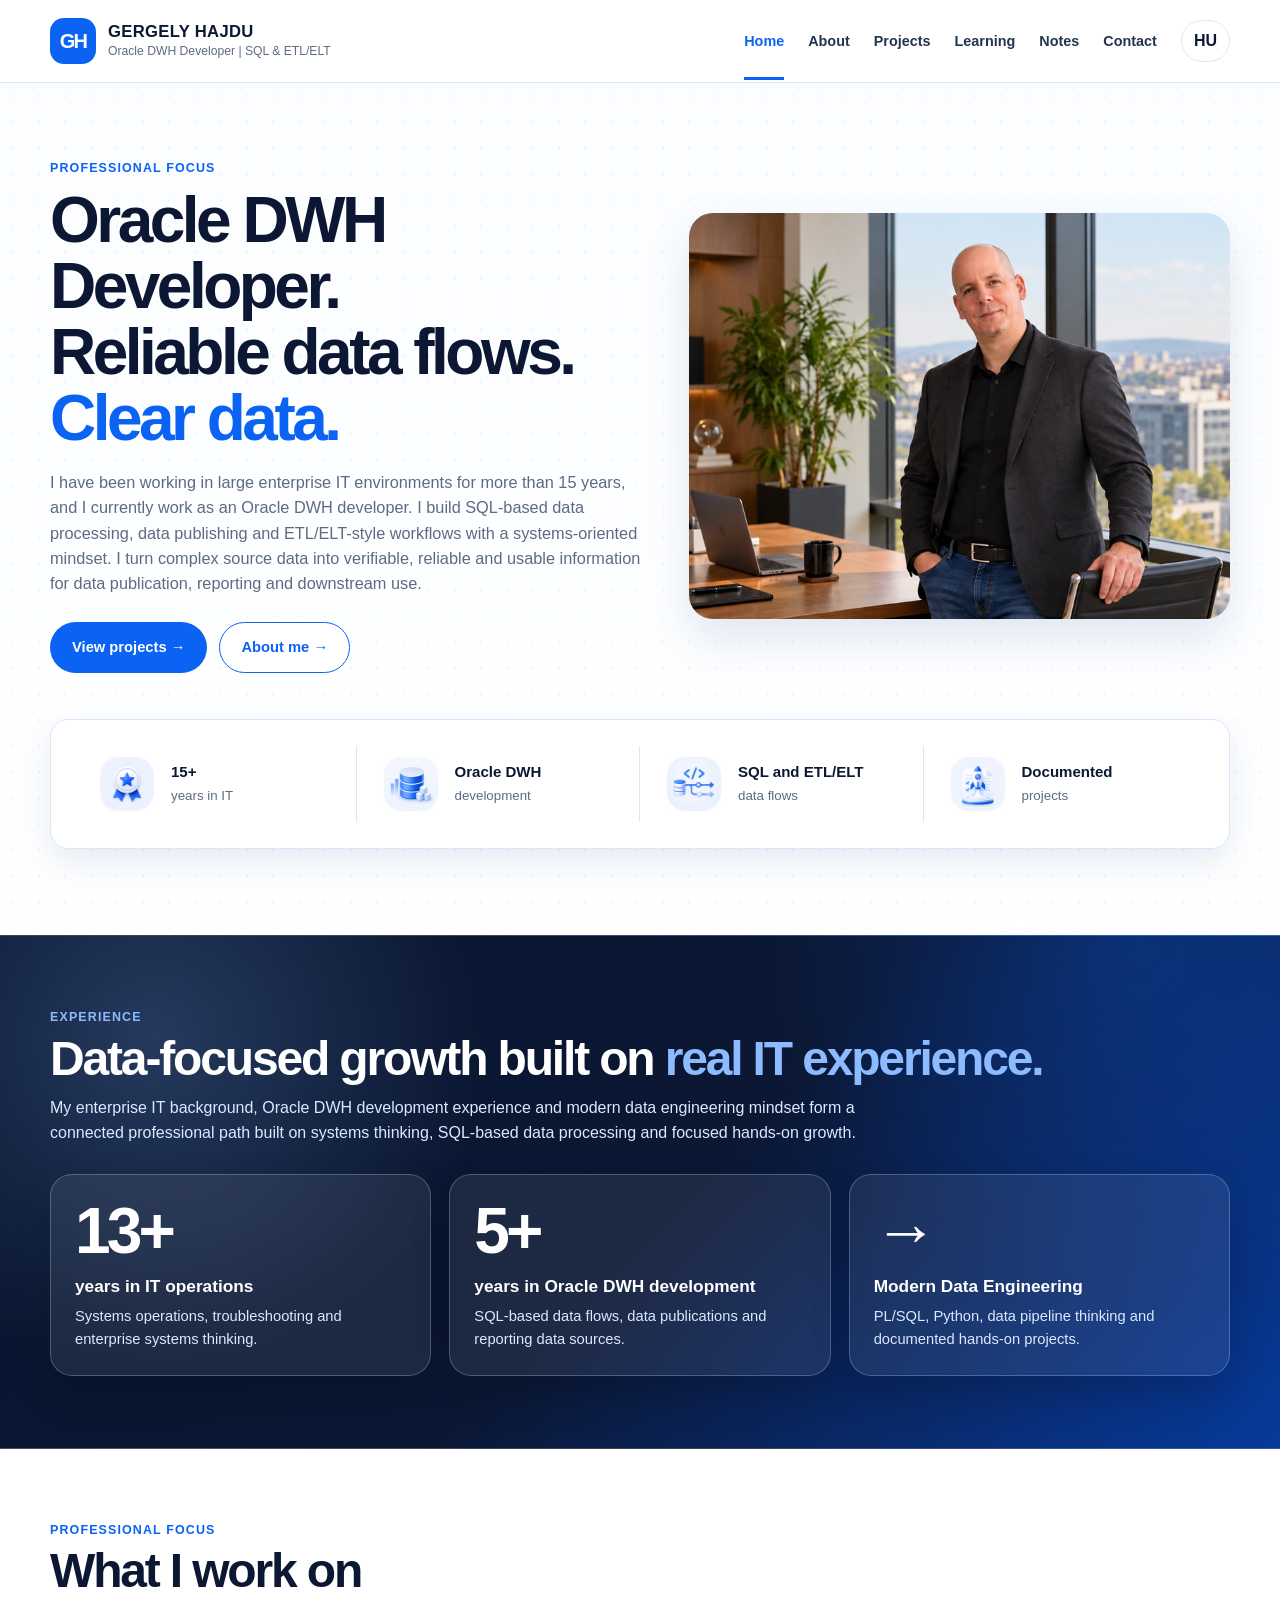
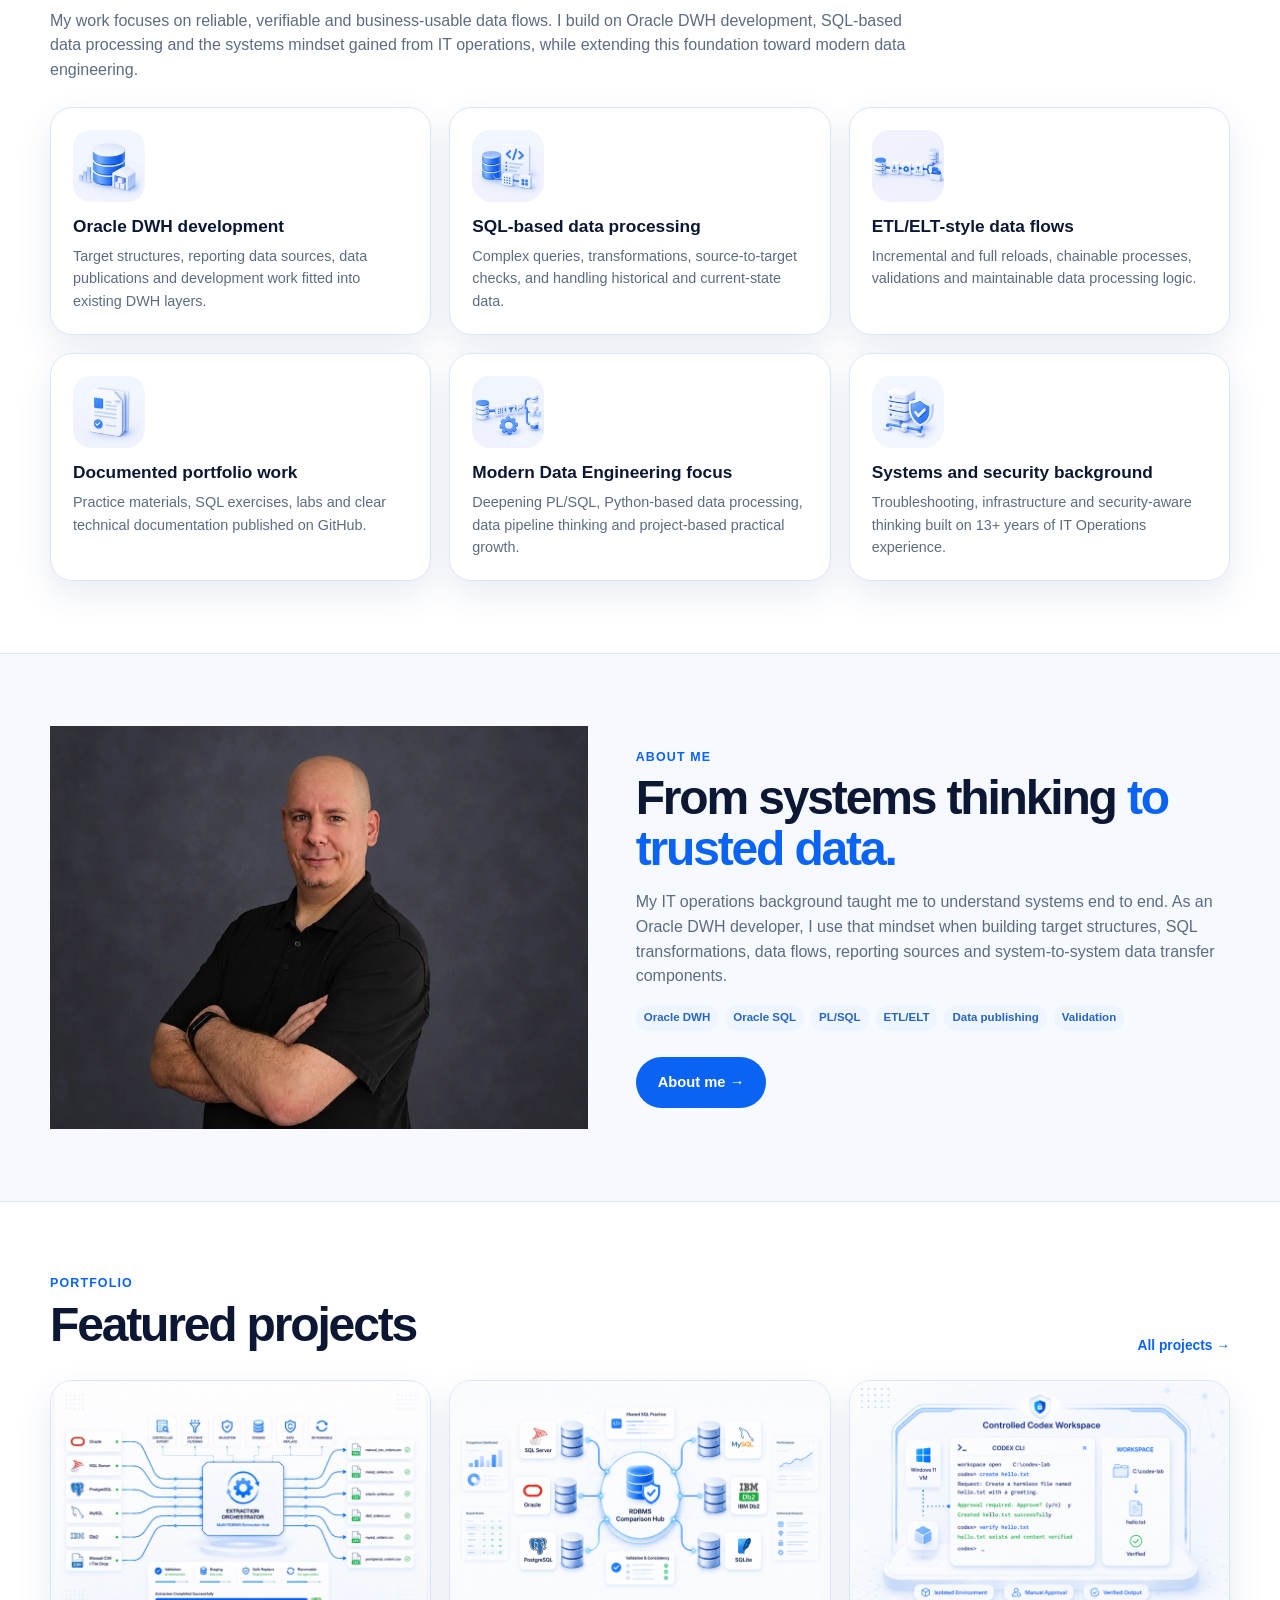
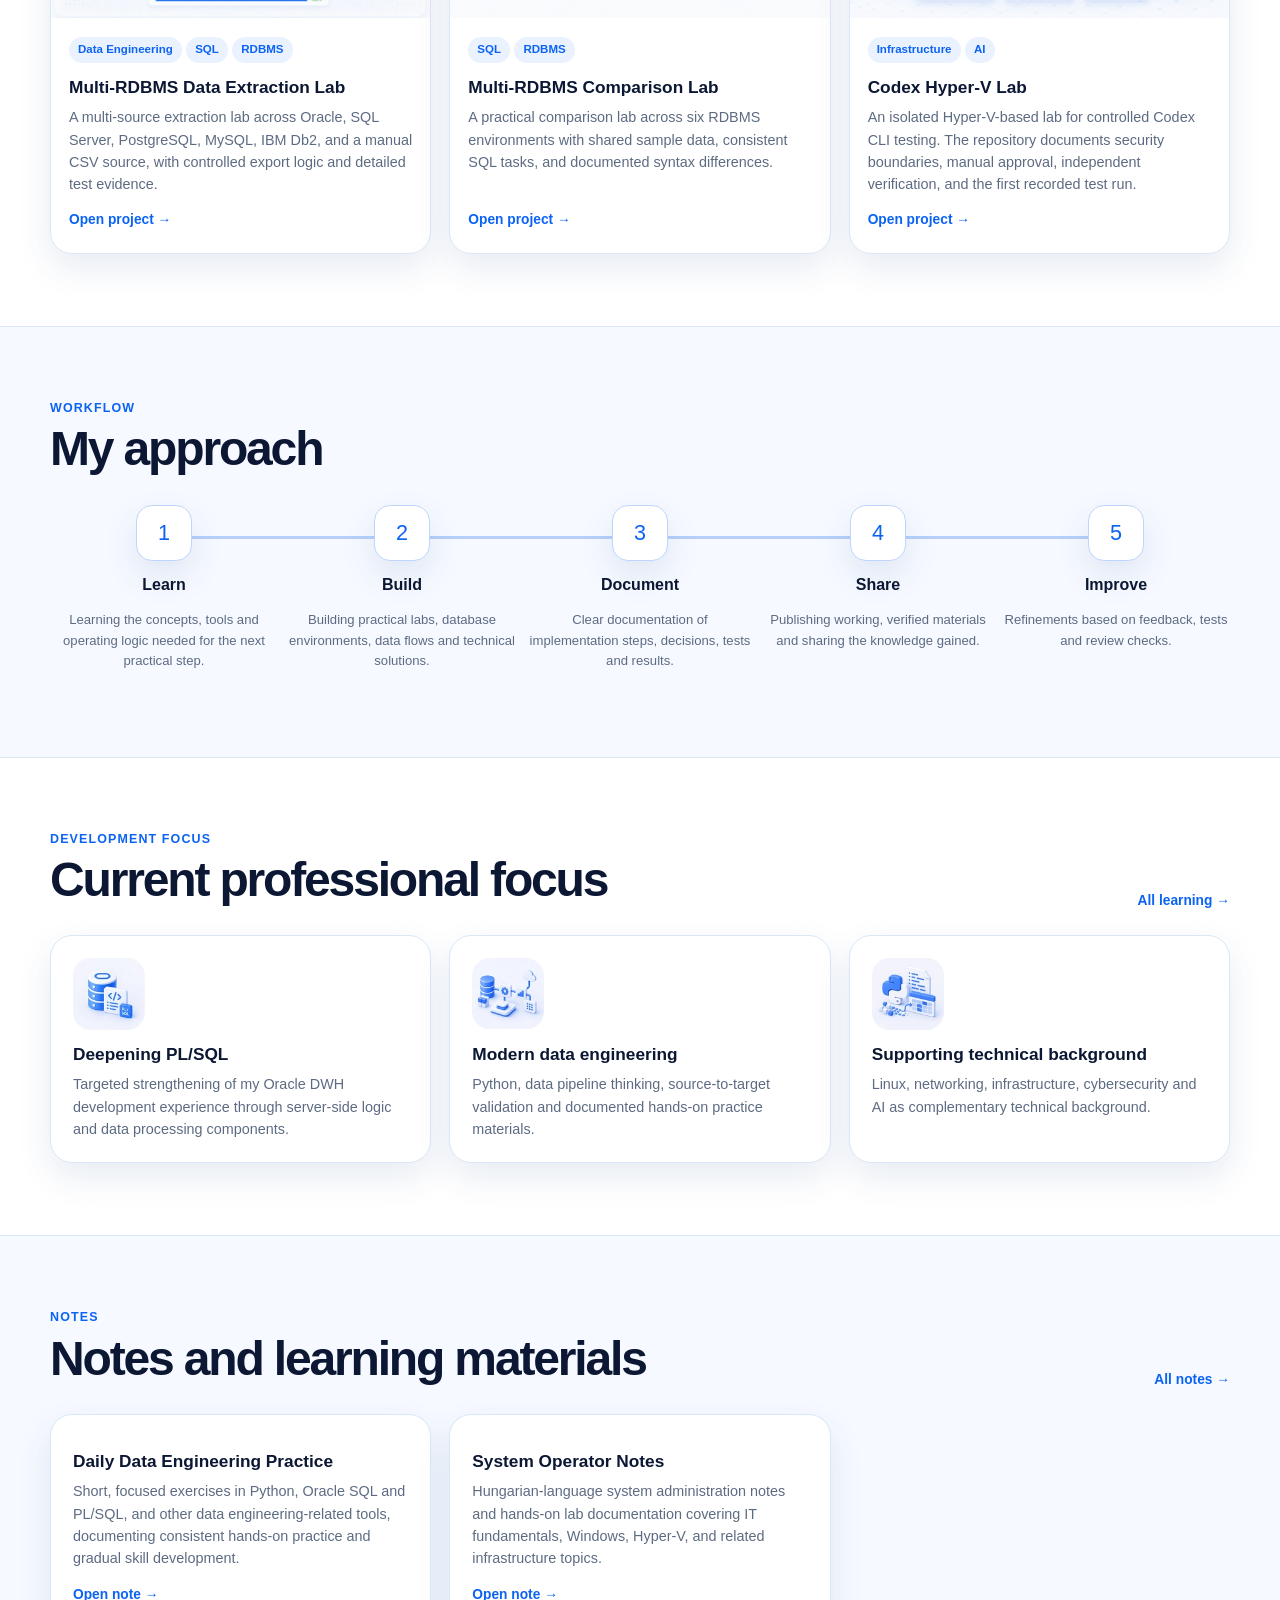
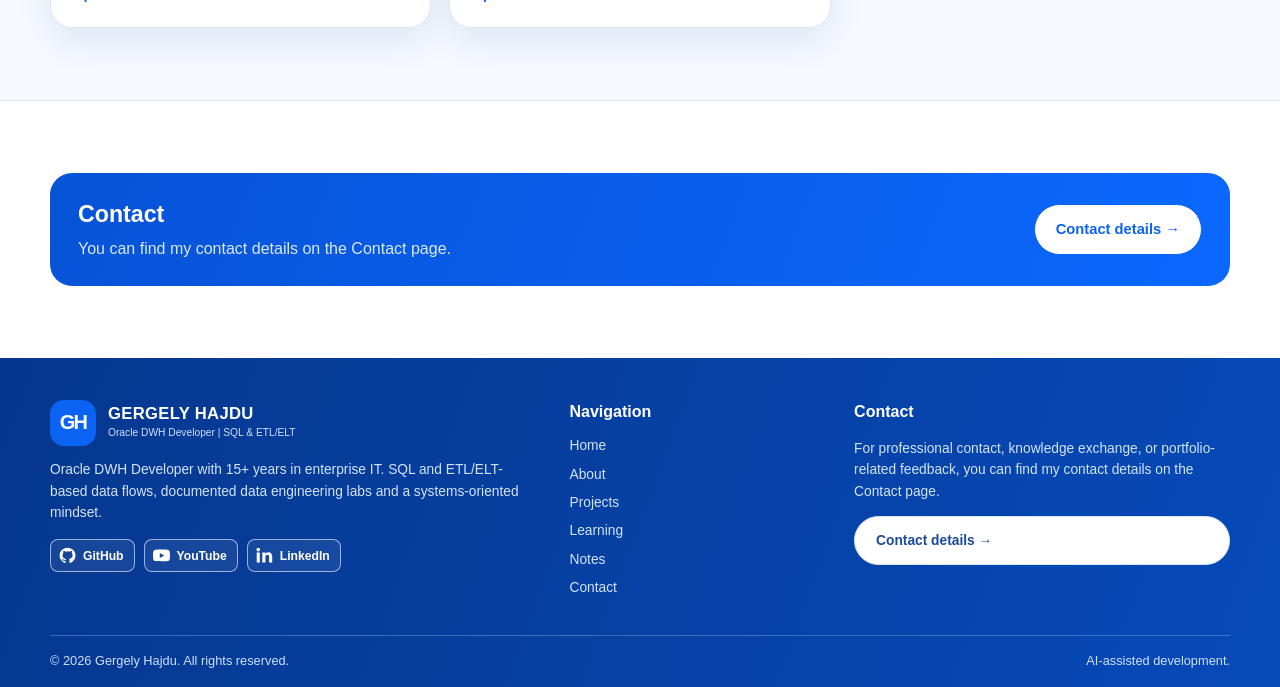
<file: index.html>
<!doctype html>
<html lang="hu">
  <head>
    <meta charset="utf-8" />
    <meta content="width=device-width,initial-scale=1" name="viewport" />
    <meta content="0; url=hu/index.html" http-equiv="refresh" />
    <title>Hajdu Gergely | Portfolio</title>
    <meta
      content="Hajdu Gergely Oracle DWH-fejlesztő szakmai portfóliója SQL- és ETL/ELT-alapú adatfolyamatokkal, dokumentált projektekkel és rendszerszemlélettel."
      name="description"
    />
    <meta property="og:title" content="Hajdu Gergely | Portfolio" />
    <meta
      property="og:description"
      content="Hajdu Gergely Oracle DWH-fejlesztő szakmai portfóliója SQL- és ETL/ELT-alapú adatfolyamatokkal, dokumentált projektekkel és rendszerszemlélettel."
    />
    <meta property="og:type" content="website" />
    <meta property="og:url" content="https://gergelyhajdu.hu/" />
    <meta property="og:image" content="https://gergelyhajdu.hu/assets/img/home-hero.webp" />
    <meta property="og:image:alt" content="Hajdu Gergely szakmai portfólió" />
    <meta property="og:site_name" content="Hajdu Gergely" />
    <meta property="og:locale" content="hu_HU" />
    <meta property="og:locale:alternate" content="en_US" />
    <meta name="twitter:card" content="summary_large_image" />
    <meta name="twitter:title" content="Hajdu Gergely | Portfolio" />
    <meta
      name="twitter:description"
      content="Hajdu Gergely Oracle DWH-fejlesztő szakmai portfóliója SQL- és ETL/ELT-alapú adatfolyamatokkal, dokumentált projektekkel és rendszerszemlélettel."
    />
    <meta name="twitter:image" content="https://gergelyhajdu.hu/assets/img/home-hero.webp" />
    <meta name="twitter:image:alt" content="Hajdu Gergely szakmai portfólió" />
    <script>
      const l = (navigator.language || "hu").toLowerCase().startsWith("en") ? "en" : "hu";
      location.replace(l + "/index.html");
    </script>
    <link href="./favicon.svg" rel="icon" type="image/svg+xml" />
    <link href="./favicon.ico" rel="icon" sizes="any" />
    <link href="./favicon-32.png" rel="icon" sizes="32x32" type="image/png" />
    <link href="./favicon-192.png" rel="icon" sizes="192x192" type="image/png" />
    <link href="./apple-touch-icon.png" rel="apple-touch-icon" sizes="180x180" />
    <link rel="canonical" href="https://gergelyhajdu.hu/" />
    <link rel="alternate" hreflang="hu" href="https://gergelyhajdu.hu/hu/" />
    <link rel="alternate" hreflang="en" href="https://gergelyhajdu.hu/en/" />
    <link rel="alternate" hreflang="x-default" href="https://gergelyhajdu.hu/" />
  </head>
  <body>
    <main>
      <h1>Hajdu Gergely – Professional Portfolio</h1>
      <p>
        Oracle DWH, SQL, ETL/ELT and Data Engineering portfolio.
        Válassz nyelvet / Choose a language.
      </p>

      <section lang="hu">
        <h2>Magyar</h2>
        <p>
          Oracle DWH-fejlesztői, SQL- és ETL/ELT-fókuszú szakmai portfólió,
          dokumentált projektekkel, képzésekkel és szakmai jegyzetekkel.
        </p>
        <nav aria-label="Magyar oldalak">
          <ul>
            <li><a href="hu/index.html">Főoldal</a></li>
            <li><a href="hu/about.html">Bemutatkozás</a></li>
            <li><a href="hu/projects.html">Projektek</a></li>
            <li><a href="hu/learning.html">Képzések</a></li>
            <li><a href="hu/notes.html">Jegyzetek</a></li>
            <li><a href="hu/contact.html">Kapcsolat</a></li>
          </ul>
        </nav>
      </section>

      <section lang="en">
        <h2>English</h2>
        <p>
          Professional portfolio focused on Oracle DWH development, SQL and ETL/ELT,
          with documented projects, learning activities and technical notes.
        </p>
        <nav aria-label="English pages">
          <ul>
            <li><a href="en/index.html">Home</a></li>
            <li><a href="en/about.html">About</a></li>
            <li><a href="en/projects.html">Projects</a></li>
            <li><a href="en/learning.html">Learning</a></li>
            <li><a href="en/notes.html">Notes</a></li>
            <li><a href="en/contact.html">Contact</a></li>
          </ul>
        </nav>
      </section>
    </main>
  </body>
</html>
</file>
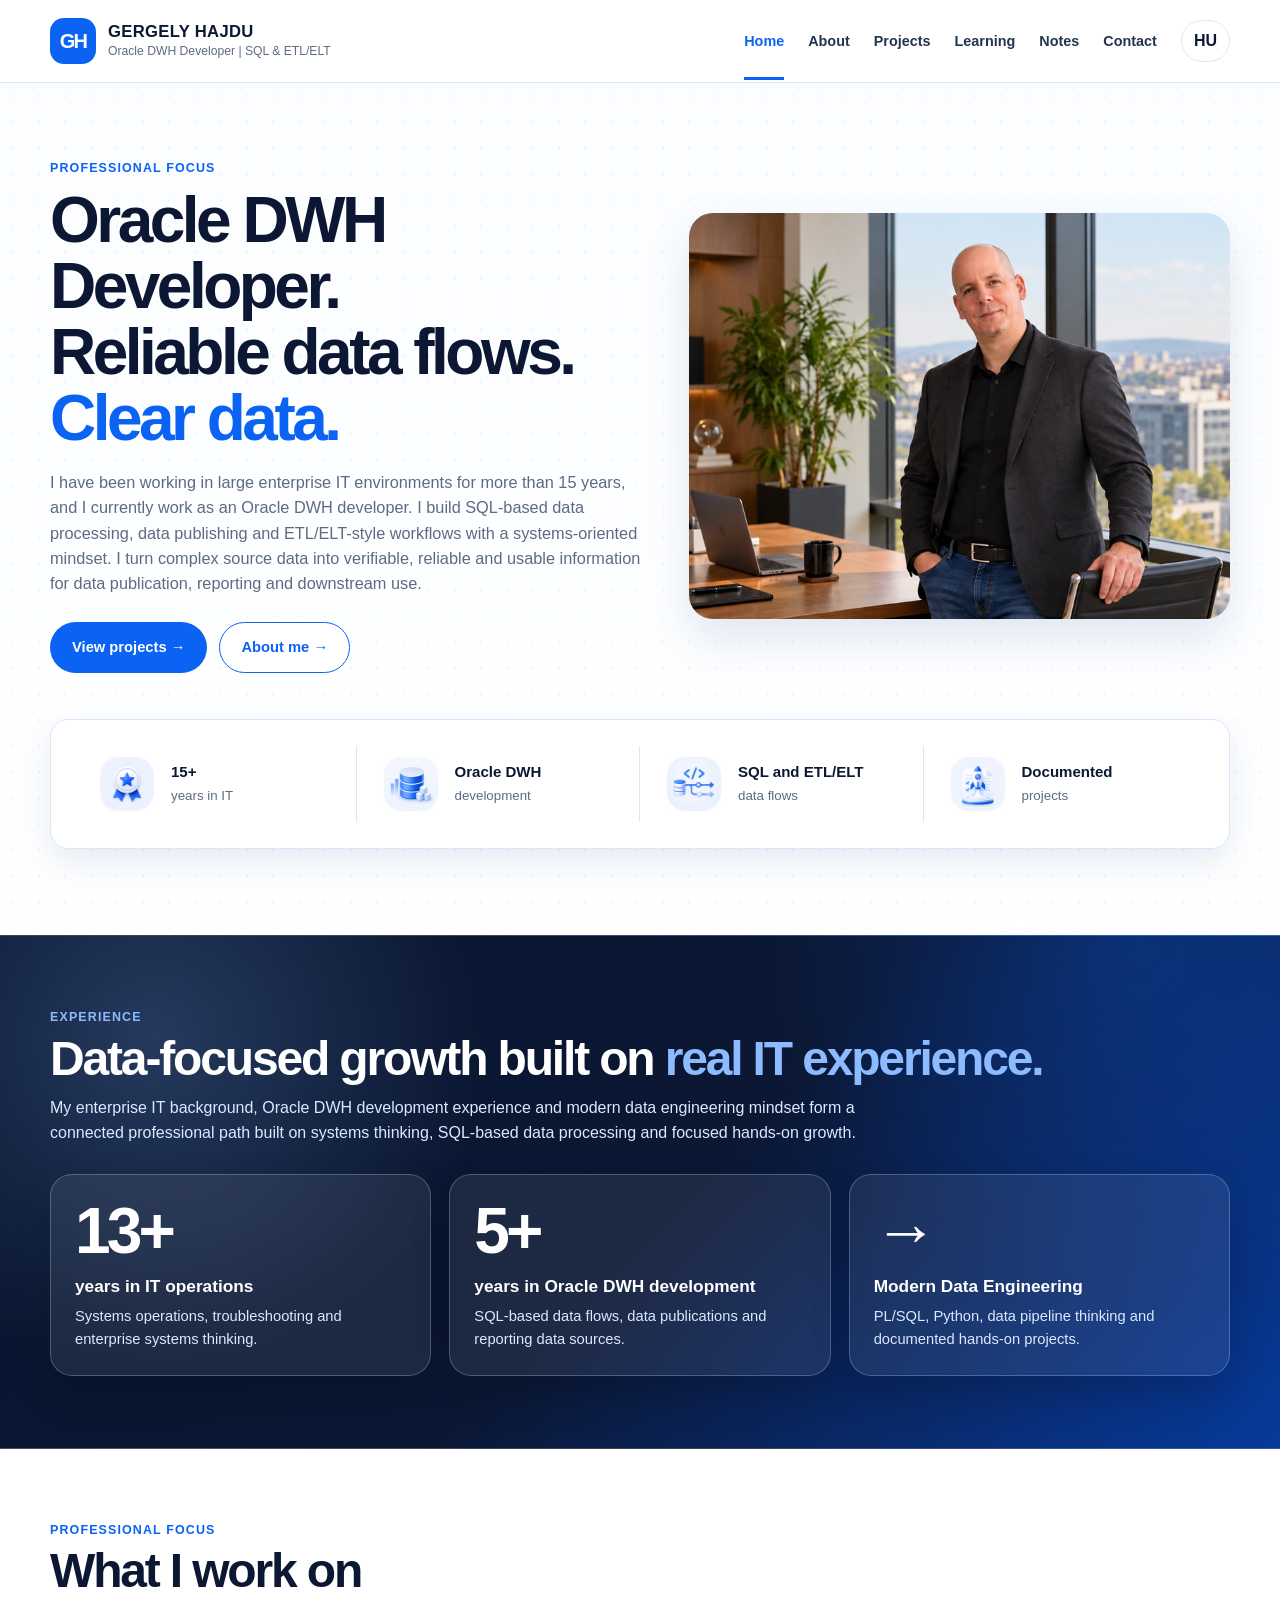
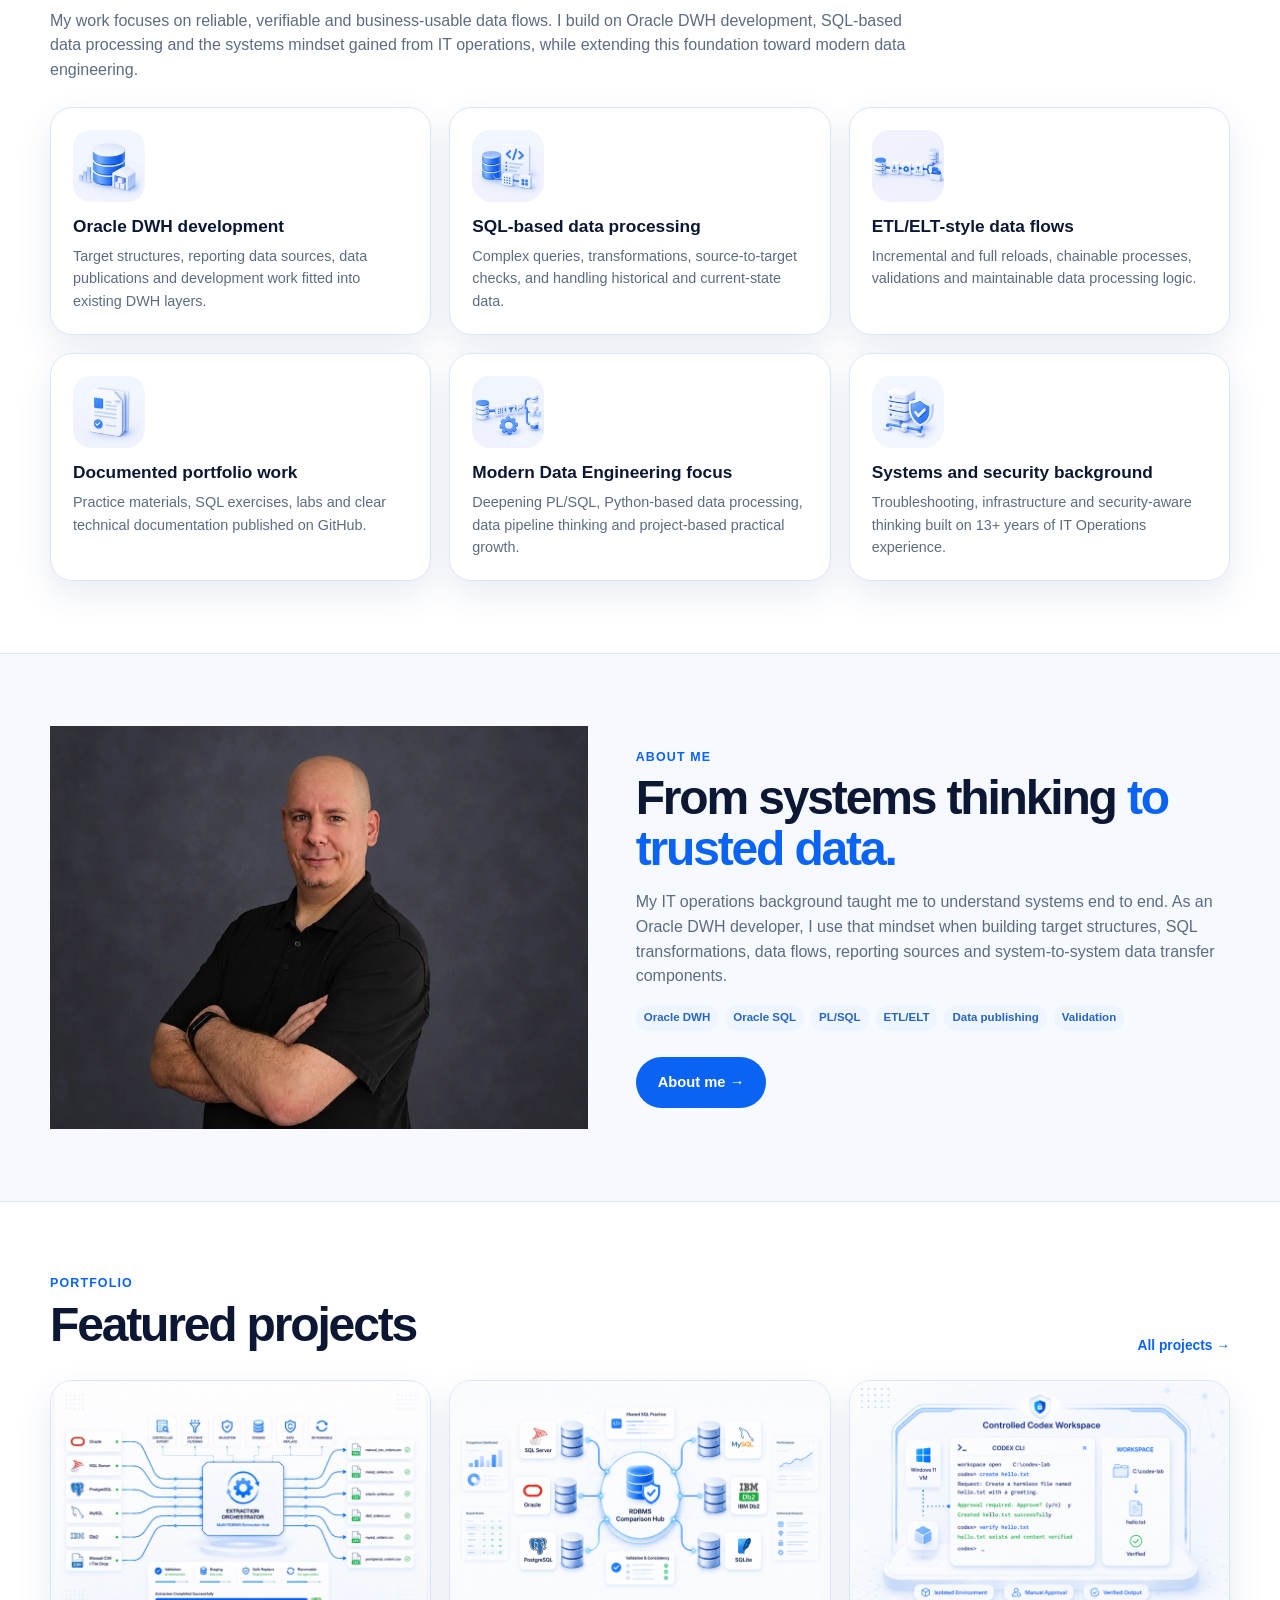
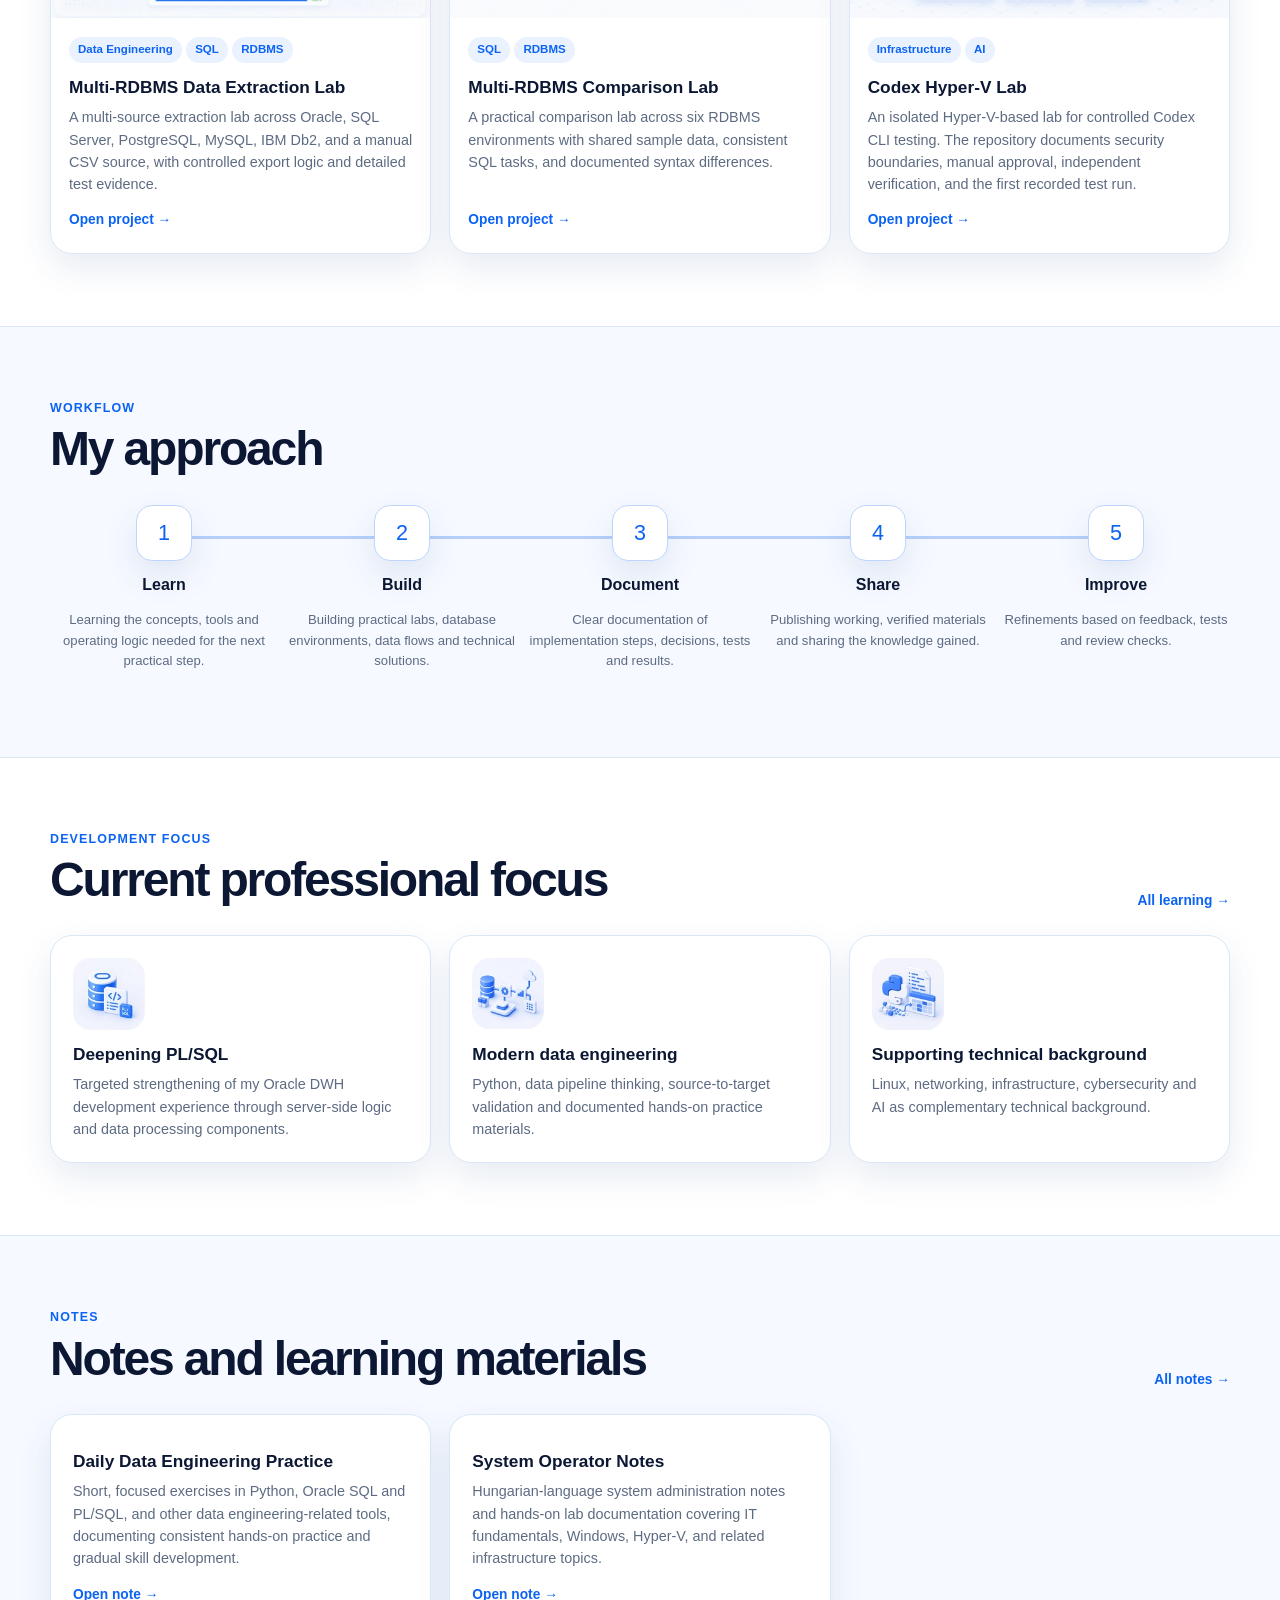
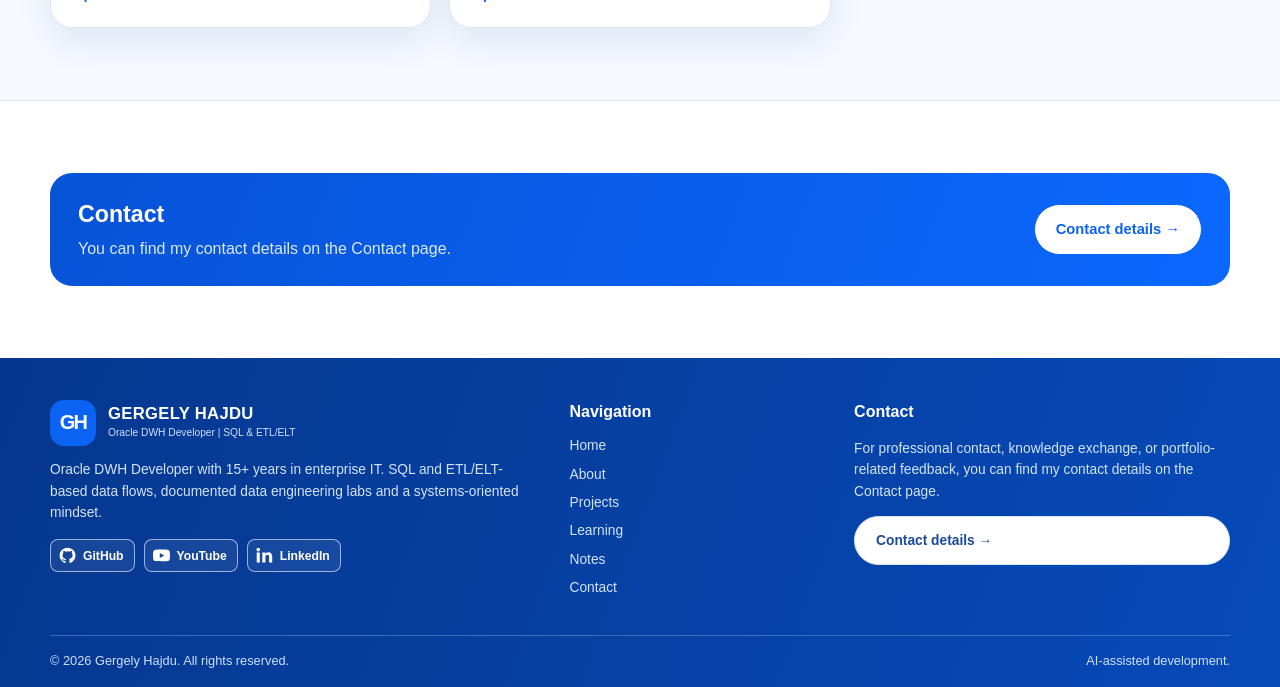
<file: en/index.html>
<!doctype html>

<html lang="en">
  <head>
    <meta charset="utf-8" />
    <meta content="width=device-width, initial-scale=1" name="viewport" />
    <meta content="#0b63f3" name="theme-color" />
    <meta
      content="Professional portfolio of Gergely Hajdu, an Oracle DWH Developer focused on SQL and ETL/ELT-based data flows, documented projects and systems thinking."
      name="description"
    />
    <link href="../favicon.svg" rel="icon" type="image/svg+xml" />
    <link href="../favicon.ico" rel="icon" sizes="any" />
    <link href="../favicon-32.png" rel="icon" sizes="32x32" type="image/png" />
    <link href="../favicon-192.png" rel="icon" sizes="192x192" type="image/png" />
    <link href="../apple-touch-icon.png" rel="apple-touch-icon" sizes="180x180" />
    <link href="../assets/css/style.css" rel="stylesheet" />
    <title>Home | Gergely Hajdu</title>
    <meta property="og:title" content="Home | Gergely Hajdu" />
    <meta
      property="og:description"
      content="Professional portfolio of Gergely Hajdu, an Oracle DWH Developer focused on SQL and ETL/ELT-based data flows, documented projects and systems thinking."
    />
    <meta property="og:type" content="website" />
    <meta property="og:url" content="https://gergelyhajdu.hu/en/" />
    <meta property="og:image" content="https://gergelyhajdu.hu/assets/img/home-hero.webp" />
    <meta property="og:image:alt" content="Gergely Hajdu professional portfolio" />
    <meta property="og:site_name" content="Hajdu Gergely" />
    <meta property="og:locale" content="en_US" />
    <meta property="og:locale:alternate" content="hu_HU" />
    <meta name="twitter:card" content="summary_large_image" />
    <meta name="twitter:title" content="Home | Gergely Hajdu" />
    <meta
      name="twitter:description"
      content="Professional portfolio of Gergely Hajdu, an Oracle DWH Developer focused on SQL and ETL/ELT-based data flows, documented projects and systems thinking."
    />
    <meta name="twitter:image" content="https://gergelyhajdu.hu/assets/img/home-hero.webp" />
    <meta name="twitter:image:alt" content="Gergely Hajdu professional portfolio" />
    <link rel="canonical" href="https://gergelyhajdu.hu/en/" />
    <link rel="alternate" hreflang="hu" href="https://gergelyhajdu.hu/hu/" />
    <link rel="alternate" hreflang="en" href="https://gergelyhajdu.hu/en/" />
    <link rel="alternate" hreflang="x-default" href="https://gergelyhajdu.hu/" />
  </head>
  <body>
    <header class="site-header">
      <div class="container header-inner">
        <a class="brand" href="index.html">
          <span class="brand-mark"> GH </span>
          <span>
            <span class="brand-name"> GERGELY HAJDU </span>
            <span class="brand-sub"> Oracle DWH Developer | SQL &amp; ETL/ELT </span>
          </span>
        </a>
        <nav class="nav" data-nav="">
          <a class="active" href="index.html"> Home </a>
          <a class="" href="about.html"> About </a>
          <a class="" href="projects.html"> Projects </a>
          <a class="" href="learning.html"> Learning </a>
          <a class="" href="notes.html"> Notes </a>
          <a class="" href="contact.html"> Contact </a>
        </nav>
        <div class="header-actions">
          <a class="lang-link" href="../hu/index.html"> HU </a>
          <button aria-expanded="false" aria-label="Menu" class="menu-btn" data-menu="" type="button">☰</button>
        </div>
      </div>
    </header>
    <main>
      <section class="hero">
        <div class="container">
          <div class="hero-grid">
            <div>
              <div class="eyebrow">Professional focus</div>
              <h1>
                Oracle DWH Developer.
                <br />
                Reliable data flows.
                <br />
                <span class="accent"> Clear data. </span>
              </h1>
              <p>
                I have been working in large enterprise IT environments for more than 15 years, and I currently work as an Oracle DWH developer. I build
                SQL-based data processing, data publishing and ETL/ELT-style workflows with a systems-oriented mindset.
                I turn complex source data into verifiable, reliable and usable information for data publication,
                reporting and downstream use.
              </p>
              <div class="cta-row">
                <a class="btn btn-primary" href="projects.html"> View projects → </a>
                <a class="btn btn-secondary" href="about.html"> About me → </a>
              </div>
            </div>
            <div class="hero-art">
              <img alt="" src="../assets/img/home-hero.webp" width="768" height="576" decoding="async" />
            </div>
          </div>
          <div class="trust-strip">
            <div class="trust-item">
              <span class="icon-bubble">
                <img
                  alt="Years in IT icon"
                  src="../assets/img/trust-it-years.webp"
                  width="128"
                  height="128"
                  decoding="async"
                  loading="lazy"
                />
              </span>
              <span>
                <strong> 15+ </strong>
                <small> years in IT </small>
              </span>
            </div>
            <div class="trust-item">
              <span class="icon-bubble">
                <img
                  alt="Oracle DWH icon"
                  src="../assets/img/trust-oracle-dwh.webp"
                  width="128"
                  height="128"
                  decoding="async"
                  loading="lazy"
                />
              </span>
              <span>
                <strong> Oracle DWH </strong>
                <small> development </small>
              </span>
            </div>
            <div class="trust-item">
              <span class="icon-bubble">
                <img
                  alt="SQL and ETL/ELT icon"
                  src="../assets/img/trust-sql-etl.webp"
                  width="128"
                  height="128"
                  decoding="async"
                  loading="lazy"
                />
              </span>
              <span>
                <strong> SQL and ETL/ELT </strong>
                <small> data flows </small>
              </span>
            </div>
            <div class="trust-item">
              <span class="icon-bubble">
                <img
                  alt="Documented projects icon"
                  src="../assets/img/trust-documented-projects.webp"
                  width="128"
                  height="128"
                  decoding="async"
                  loading="lazy"
                />
              </span>
              <span>
                <strong> Documented </strong>
                <small> projects </small>
              </span>
            </div>
          </div>
        </div>
      </section>
      <section class="section home-experience-section">
        <div class="container">
          <div class="section-head section-head-stack">
            <div>
              <div class="eyebrow">Experience</div>
              <h2>
                Data-focused growth built on
                <span class="accent"> real IT experience. </span>
              </h2>
            </div>
            <p class="section-copy">
              My enterprise IT background, Oracle DWH development experience and modern data engineering mindset form a
              connected professional path built on systems thinking, SQL-based data processing and focused hands-on
              growth.
            </p>
          </div>
          <div class="home-experience-grid">
            <article class="home-experience-card">
              <strong class="home-experience-value"> 13+ </strong>
              <h3>years in IT operations</h3>
              <p>Systems operations, troubleshooting and enterprise systems thinking.</p>
            </article>
            <article class="home-experience-card">
              <strong class="home-experience-value"> 5+ </strong>
              <h3>years in Oracle DWH development</h3>
              <p>SQL-based data flows, data publications and reporting data sources.</p>
            </article>
            <article class="home-experience-card">
              <strong class="home-experience-value"> → </strong>
              <h3>Modern Data Engineering</h3>
              <p>PL/SQL, Python, data pipeline thinking and documented hands-on projects.</p>
            </article>
          </div>
        </div>
      </section>
      <section class="section home-focus-section">
        <div class="container">
          <div class="section-head section-head-stack">
            <div>
              <div class="eyebrow">Professional focus</div>
              <h2>What I work on</h2>
            </div>
            <p class="section-copy">
              My work focuses on reliable, verifiable and business-usable data flows. I build on Oracle DWH development,
              SQL-based data processing and the systems mindset gained from IT operations, while extending this
              foundation toward modern data engineering.
            </p>
          </div>
          <div class="card-grid focus-grid">
            <article class="card focus-card">
              <span class="icon-bubble">
                <img
                  alt="Oracle DWH development icon"
                  src="../assets/img/home/focus-oracle-dwh.webp"
                  width="128"
                  height="128"
                  decoding="async"
                  loading="lazy"
                />
              </span>
              <h3>Oracle DWH development</h3>
              <p>
                Target structures, reporting data sources, data publications and development work fitted into existing
                DWH layers.
              </p>
            </article>
            <article class="card focus-card">
              <span class="icon-bubble">
                <img
                  alt="SQL-based data processing icon"
                  src="../assets/img/home/focus-sql-processing.webp"
                  width="128"
                  height="128"
                  decoding="async"
                  loading="lazy"
                />
              </span>
              <h3>SQL-based data processing</h3>
              <p>
                Complex queries, transformations, source-to-target checks, and handling historical and current-state
                data.
              </p>
            </article>
            <article class="card focus-card">
              <span class="icon-bubble">
                <img
                  alt="ETL/ELT-style data flows icon"
                  src="../assets/img/home/focus-etl-elt.webp"
                  width="128"
                  height="128"
                  decoding="async"
                  loading="lazy"
                />
              </span>
              <h3>ETL/ELT-style data flows</h3>
              <p>
                Incremental and full reloads, chainable processes, validations and maintainable data processing logic.
              </p>
            </article>
            <article class="card focus-card">
              <span class="icon-bubble">
                <img
                  alt="Documented portfolio work icon"
                  src="../assets/img/home/focus-documented-portfolio.webp"
                  width="128"
                  height="128"
                  decoding="async"
                  loading="lazy"
                />
              </span>
              <h3>Documented portfolio work</h3>
              <p>Practice materials, SQL exercises, labs and clear technical documentation published on GitHub.</p>
            </article>
            <article class="card focus-card">
              <span class="icon-bubble">
                <img
                  alt="Modern Data Engineering focus icon"
                  src="../assets/img/home/focus-modern-data-engineering.webp"
                  width="128"
                  height="128"
                  decoding="async"
                  loading="lazy"
                />
              </span>
              <h3>Modern Data Engineering focus</h3>
              <p>
                Deepening PL/SQL, Python-based data processing, data pipeline thinking and project-based practical
                growth.
              </p>
            </article>
            <article class="card focus-card">
              <span class="icon-bubble">
                <img
                  alt="Systems and security background icon"
                  src="../assets/img/home/focus-systems-security.webp"
                  width="128"
                  height="128"
                  decoding="async"
                  loading="lazy"
                />
              </span>
              <h3>Systems and security background</h3>
              <p>
                Troubleshooting, infrastructure and security-aware thinking built on 13+ years of IT Operations
                experience.
              </p>
            </article>
          </div>
        </div>
      </section>
      <section class="section section-soft">
        <div class="container split">
          <div>
            <img alt="About me illustration" src="../assets/img/about-hero.webp" width="768" height="576" decoding="async" />
          </div>
          <div>
            <div class="eyebrow">About me</div>
            <h2>
              From systems thinking
              <span class="accent"> to trusted data. </span>
            </h2>
            <p class="section-copy">
              My IT operations background taught me to understand systems end to end. As an Oracle DWH developer, I use
              that mindset when building target structures, SQL transformations, data flows, reporting sources and
              system-to-system data transfer components.
            </p>
            <div class="chip-row">
              <span class="chip">Oracle DWH</span>
              <span class="chip">Oracle SQL</span>
              <span class="chip">PL/SQL</span>
              <span class="chip">ETL/ELT</span>
              <span class="chip">Data publishing</span>
              <span class="chip">Validation</span>
            </div>
            <div class="cta-row">
              <a class="btn btn-primary" href="about.html"> About me → </a>
            </div>
          </div>
        </div>
      </section>
      <section class="section">
        <div class="container">
          <div class="section-head">
            <div>
              <div class="eyebrow">Portfolio</div>
              <h2>Featured projects</h2>
            </div>
            <a class="card-link" href="projects.html"> All projects → </a>
          </div>
          <div class="card-grid projects-grid">
            <article class="card project-card" data-tags="data-engineering sql rdbms">
              <img
                alt="Multi-RDBMS Data Extraction Lab project image"
                src="../assets/img/projects/project-multi-rdbms-data-extraction-lab.webp"
                width="768"
                height="480"
                decoding="async"
                loading="lazy"
              />
              <div class="project-content">
                <span>
                  <span class="tag">Data Engineering</span>
                  <span class="tag">SQL</span>
                  <span class="tag">RDBMS</span>
                </span>
                <h3>Multi-RDBMS Data Extraction Lab</h3>
                <p>
                  A multi-source extraction lab across Oracle, SQL Server, PostgreSQL, MySQL, IBM Db2, and a manual CSV
                  source, with controlled export logic and detailed test evidence.
                </p>
                <a
                  class="card-link"
                  href="https://github.com/gergelyhajdu/multi-rdbms-data-extraction-lab"
                  rel="noopener"
                  target="_blank"
                  >Open project →</a
                >
              </div>
            </article>
            <article class="card project-card" data-tags="sql rdbms">
              <img
                alt="Multi-RDBMS Comparison Lab project image"
                src="../assets/img/projects/project-multi-rdbms-comparison-lab.webp"
                width="768"
                height="480"
                decoding="async"
                loading="lazy"
              />
              <div class="project-content">
                <span>
                  <span class="tag">SQL</span>
                  <span class="tag">RDBMS</span>
                </span>
                <h3>Multi-RDBMS Comparison Lab</h3>
                <p>
                  A practical comparison lab across six RDBMS environments with shared sample data, consistent SQL
                  tasks, and documented syntax differences.
                </p>
                <a
                  class="card-link"
                  href="https://github.com/gergelyhajdu/multi-rdbms-comparison-lab"
                  rel="noopener"
                  target="_blank"
                  >Open project →</a
                >
              </div>
            </article>
            <article class="card project-card" data-tags="infrastructure ai">
              <img
                alt="Codex Hyper-V Lab project image"
                src="../assets/img/projects/project-codex-hyperv-lab.webp"
                width="768"
                height="480"
                decoding="async"
                loading="lazy"
              />
              <div class="project-content">
                <span>
                  <span class="tag">Infrastructure</span>
                  <span class="tag">AI</span>
                </span>
                <h3>Codex Hyper-V Lab</h3>
                <p>
                  An isolated Hyper-V-based lab for controlled Codex CLI testing. The repository documents security
                  boundaries, manual approval, independent verification, and the first recorded test run.
                </p>
                <a
                  class="card-link"
                  href="https://github.com/gergelyhajdu/codex-hyperv-lab"
                  rel="noopener"
                  target="_blank"
                  >Open project →</a
                >
              </div>
            </article>
          </div>
        </div>
      </section>
      <section class="section section-soft">
        <div class="container">
          <div class="section-head">
            <div>
              <div class="eyebrow">Workflow</div>
              <h2>My approach</h2>
            </div>
          </div>
          <div class="approach">
            <div class="step">
              <span class="icon-bubble"> 1 </span>
              <div>
                <strong> Learn </strong>
                <p>Learning the concepts, tools and operating logic needed for the next practical step.</p>
              </div>
            </div>
            <div class="step">
              <span class="icon-bubble"> 2 </span>
              <div>
                <strong> Build </strong>
                <p>Building practical labs, database environments, data flows and technical solutions.</p>
              </div>
            </div>
            <div class="step">
              <span class="icon-bubble"> 3 </span>
              <div>
                <strong> Document </strong>
                <p>Clear documentation of implementation steps, decisions, tests and results.</p>
              </div>
            </div>
            <div class="step">
              <span class="icon-bubble"> 4 </span>
              <div>
                <strong> Share </strong>
                <p>Publishing working, verified materials and sharing the knowledge gained.</p>
              </div>
            </div>
            <div class="step">
              <span class="icon-bubble"> 5 </span>
              <div>
                <strong> Improve </strong>
                <p>Refinements based on feedback, tests and review checks.</p>
              </div>
            </div>
          </div>
        </div>
      </section>
      <section class="section current-focus-section">
        <div class="container">
          <div class="section-head">
            <div>
              <div class="eyebrow">Development focus</div>
              <h2>Current professional focus</h2>
            </div>
            <a class="card-link" href="learning.html"> All learning → </a>
          </div>
          <div class="card-grid focus-grid">
            <article class="card focus-card">
              <span class="icon-bubble">
                <img
                  alt="Deepening PL/SQL icon"
                  src="../assets/img/home/current-focus-plsql.webp"
                  width="128"
                  height="128"
                  decoding="async"
                  loading="lazy"
                />
              </span>
              <h3>Deepening PL/SQL</h3>
              <p>
                Targeted strengthening of my Oracle DWH development experience through server-side logic and data
                processing components.
              </p>
            </article>
            <article class="card focus-card">
              <span class="icon-bubble">
                <img
                  alt="Modern data engineering icon"
                  src="../assets/img/home/current-focus-modern-de.webp"
                  width="128"
                  height="128"
                  decoding="async"
                  loading="lazy"
                />
              </span>
              <h3>Modern data engineering</h3>
              <p>
                Python, data pipeline thinking, source-to-target validation and documented hands-on practice materials.
              </p>
            </article>
            <article class="card focus-card">
              <span class="icon-bubble">
                <img
                  alt="Python and data processing icon"
                  src="../assets/img/home/current-focus-python.webp"
                  width="128"
                  height="128"
                  decoding="async"
                  loading="lazy"
                />
              </span>
              <h3>Supporting technical background</h3>
              <p>Linux, networking, infrastructure, cybersecurity and AI as complementary technical background.</p>
            </article>
          </div>
        </div>
      </section>
      <section class="section section-soft">
        <div class="container">
          <div class="section-head">
            <div>
              <div class="eyebrow">Notes</div>
              <h2>Notes and learning materials</h2>
            </div>
            <a class="card-link" href="notes.html"> All notes → </a>
          </div>
         <div class="card-grid notes-grid">
          <article class="card note-card">
           <h3>
            Daily Data Engineering Practice 
           </h3>
           <p>
            Short, focused exercises in Python, Oracle SQL and PL/SQL, and other data engineering-related tools, documenting consistent hands-on practice and gradual skill development. 
           </p>
           <a class="card-link" href="https://github.com/gergelyhajdu/daily-data-engineering-practice" rel="noopener" target="_blank">
            Open note →
           </a>
          </article>
          <article class="card note-card">
           <h3>
            System Operator Notes
           </h3>
           <p>
            Hungarian-language system administration notes and hands-on lab documentation covering IT fundamentals, Windows, Hyper-V, and related infrastructure topics. 
           </p>
           <a class="card-link" href="https://github.com/gergelyhajdu/system-operator-notes" rel="noopener" target="_blank">
            Open note →
           </a>
          </article>
         </div>
        </div>
      </section>
      <section class="section">
        <div class="container">
          <div class="cta-band">
            <div>
              <h3>Contact</h3>
              <p>You can find my contact details on the Contact page.</p>
            </div>
            <a class="btn btn-secondary" href="contact.html">Contact details →</a>
          </div>
        </div>
      </section>
    </main>
    <footer class="footer">
      <div class="container">
        <div class="footer-grid">
          <div>
            <div class="brand">
              <span class="brand-mark"> GH </span>
              <span>
                <span class="brand-name"> GERGELY HAJDU </span>
                <span class="brand-sub"> Oracle DWH Developer | SQL &amp; ETL/ELT </span>
              </span>
            </div>
            <p>
              Oracle DWH Developer with 15+ years in enterprise IT. SQL and ETL/ELT-based data flows, documented data
              engineering labs and a systems-oriented mindset.
            </p>
            <div class="social-row">
              <a
                aria-label="GitHub"
                class="social-btn"
                href="https://github.com/gergelyhajdu"
                rel="noopener"
                target="_blank"
              >
                <img
                  alt=""
                  src="../assets/img/social/github.svg"
                  width="24"
                  height="24"
                  decoding="async"
                  loading="lazy"
                />
                <span> GitHub </span>
              </a>
              <a
                aria-label="YouTube"
                class="social-btn"
                href="https://www.youtube.com/@GergelyHajduData"
                rel="noopener"
                target="_blank"
              >
                <img
                  alt=""
                  src="../assets/img/social/youtube.svg"
                  width="24"
                  height="24"
                  decoding="async"
                  loading="lazy"
                />
                <span> YouTube </span>
              </a>
              <a
                aria-label="LinkedIn"
                class="social-btn"
                href="https://www.linkedin.com/in/gergely-hajdu-data/"
                rel="noopener"
                target="_blank"
              >
                <img
                  alt=""
                  src="../assets/img/social/linkedin.svg"
                  width="24"
                  height="24"
                  decoding="async"
                  loading="lazy"
                />
                <span> LinkedIn </span>
              </a>
            </div>
          </div>
          <div>
            <h4>Navigation</h4>
            <a href="index.html"> Home </a>
            <a href="about.html"> About </a>
            <a href="projects.html"> Projects </a>
            <a href="learning.html"> Learning </a>
            <a href="notes.html"> Notes </a>
            <a href="contact.html"> Contact </a>
          </div>
          <div>
            <h4>Contact</h4>
            <p>For professional contact, knowledge exchange, or portfolio-related feedback, you can find my contact details on the Contact page.</p>
            <a class="btn btn-secondary" href="contact.html"> Contact details → </a>
          </div>
        </div>
        <div class="footer-bottom">
          <span> © 2026 Gergely Hajdu. All rights reserved. </span>
          <span> AI-assisted development. </span>
        </div>
      </div>
    </footer>
    <button aria-label="Back to top" class="back-to-top" data-back-to-top="" type="button">↑</button>
    <script src="../assets/js/site.js"></script>
  </body>
</html>
</file>
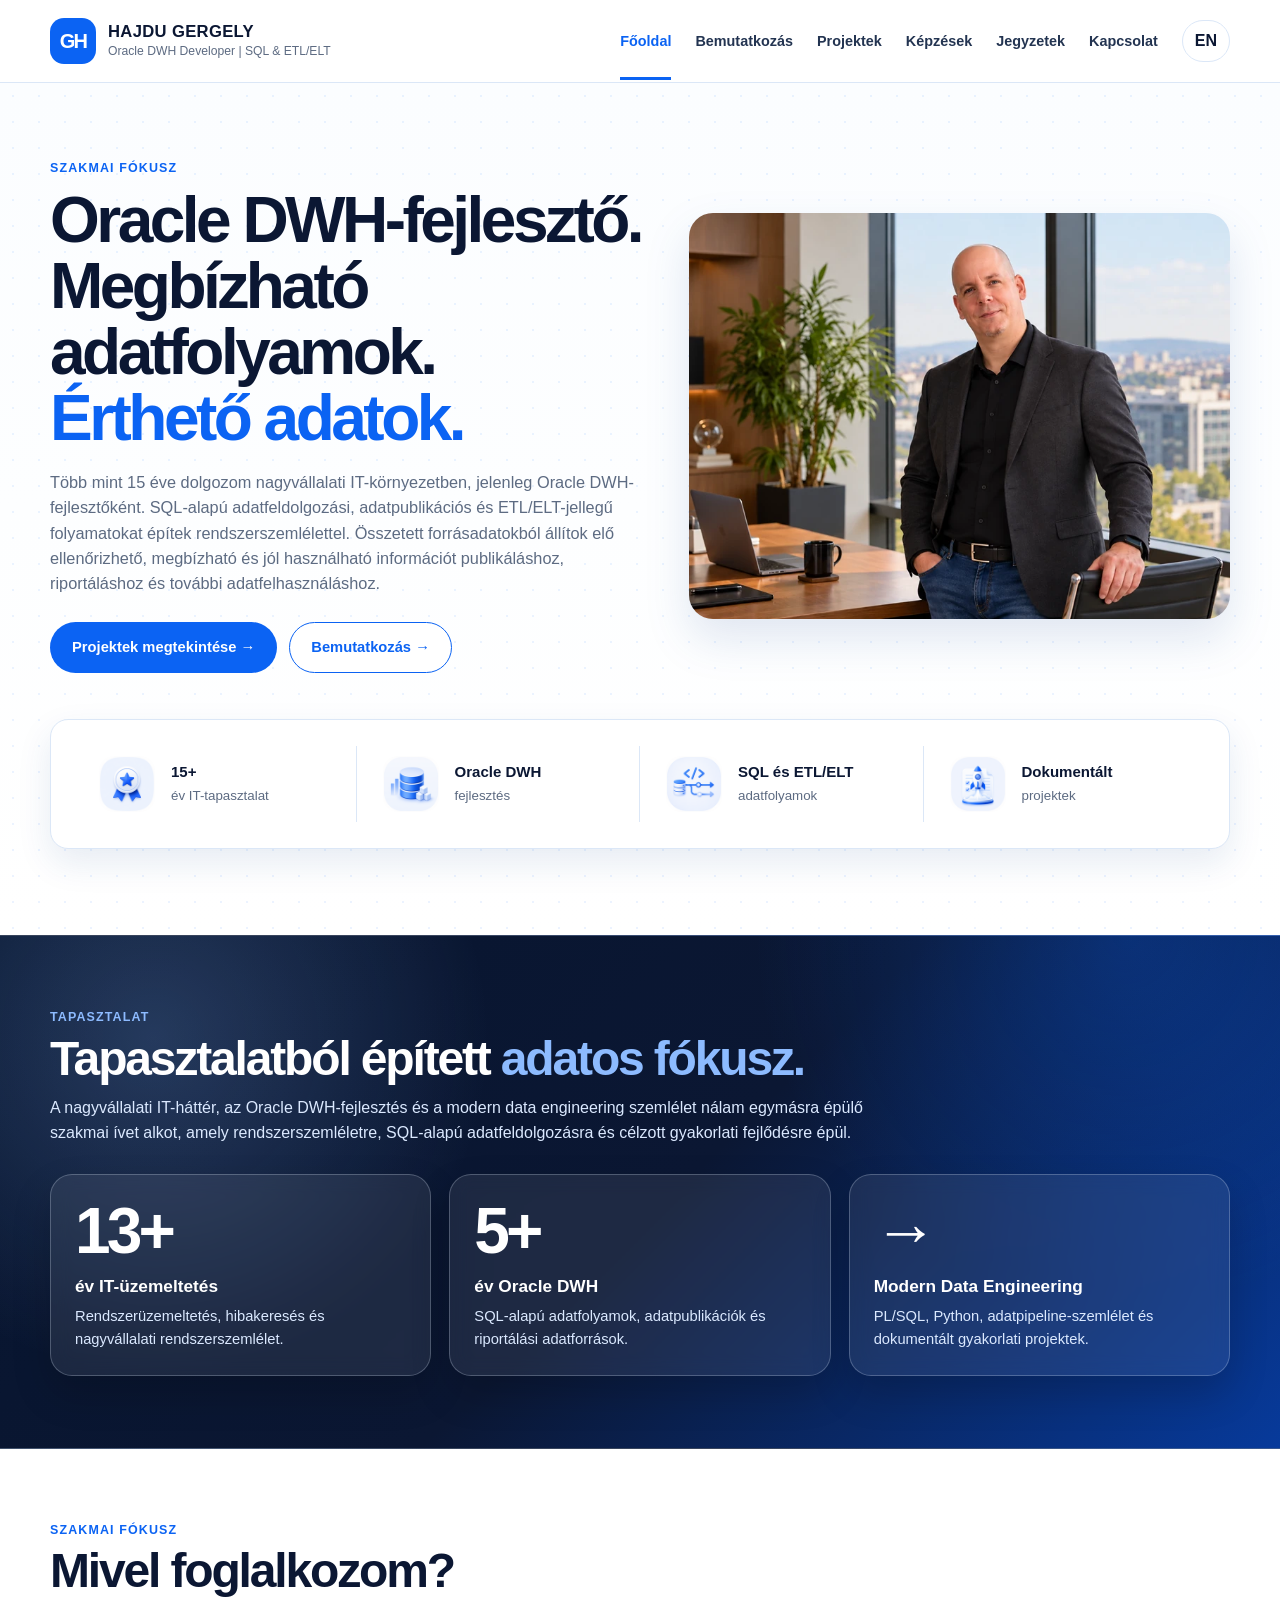
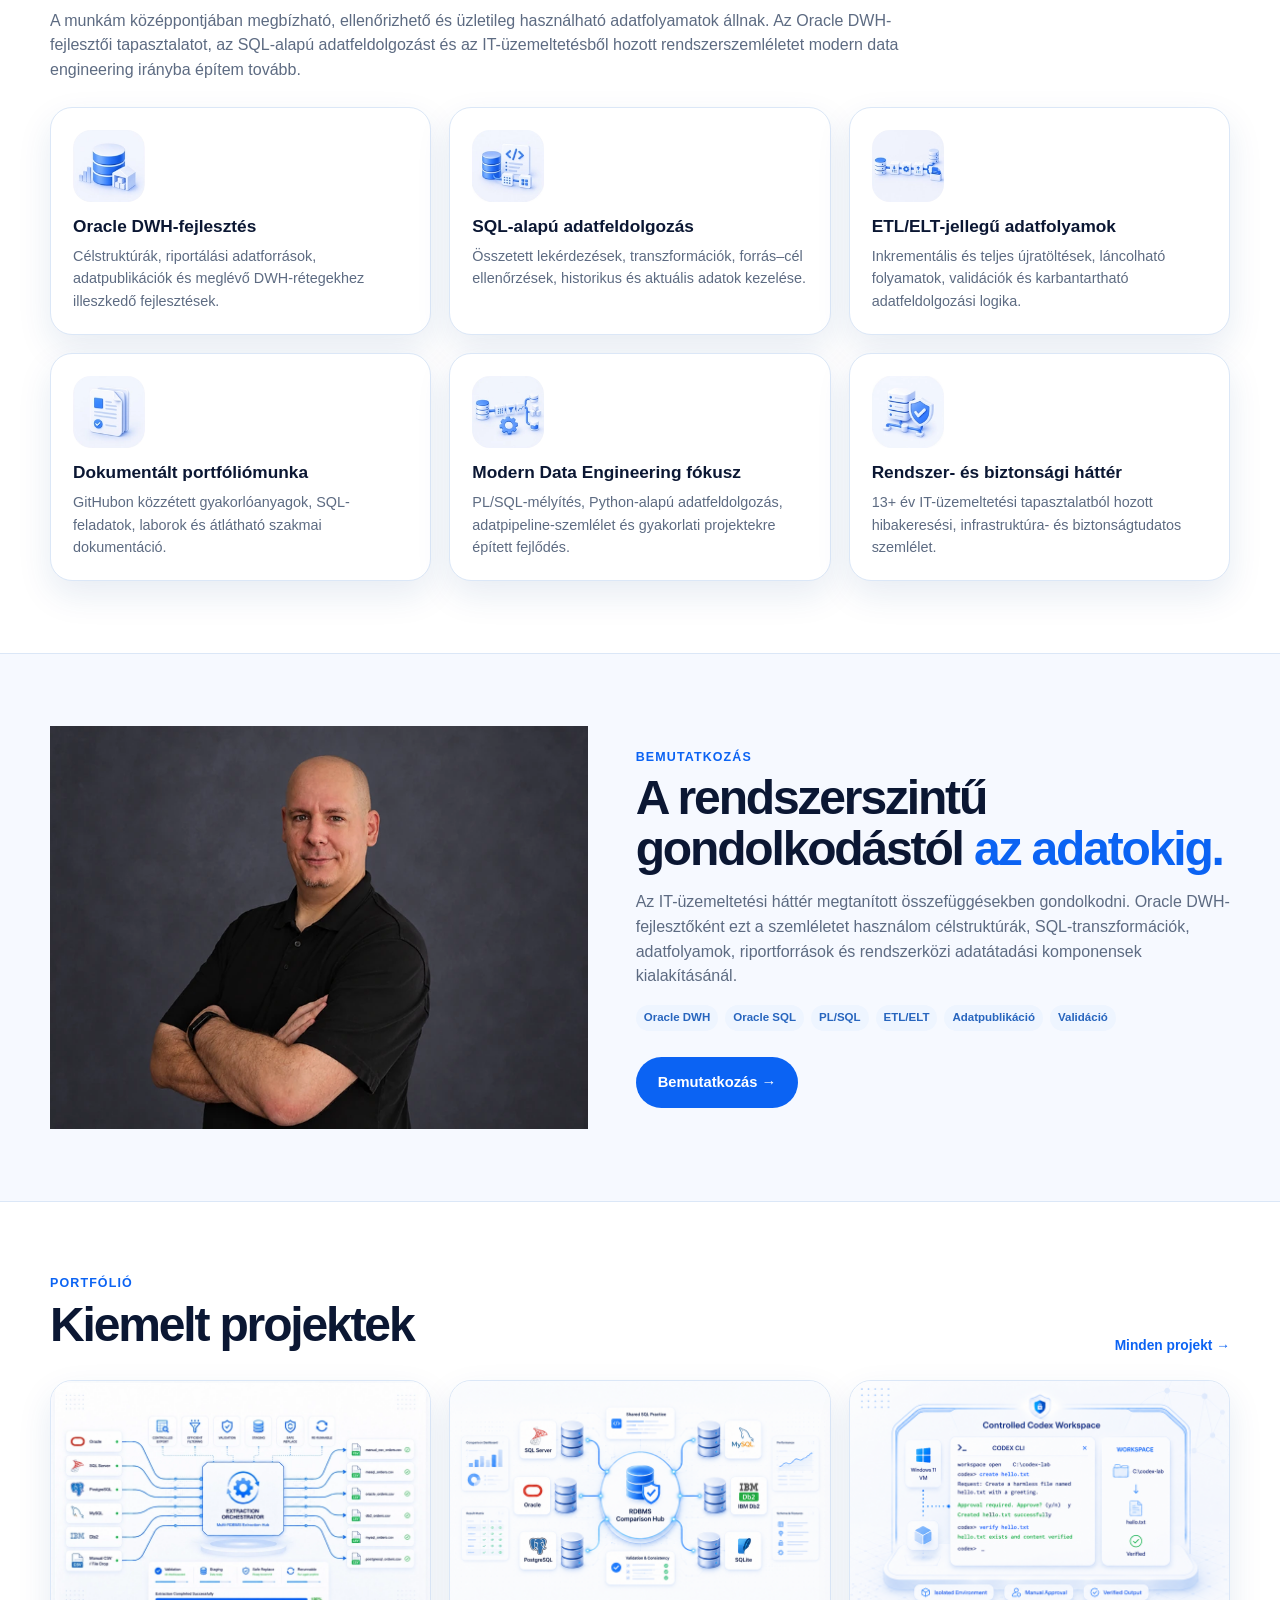
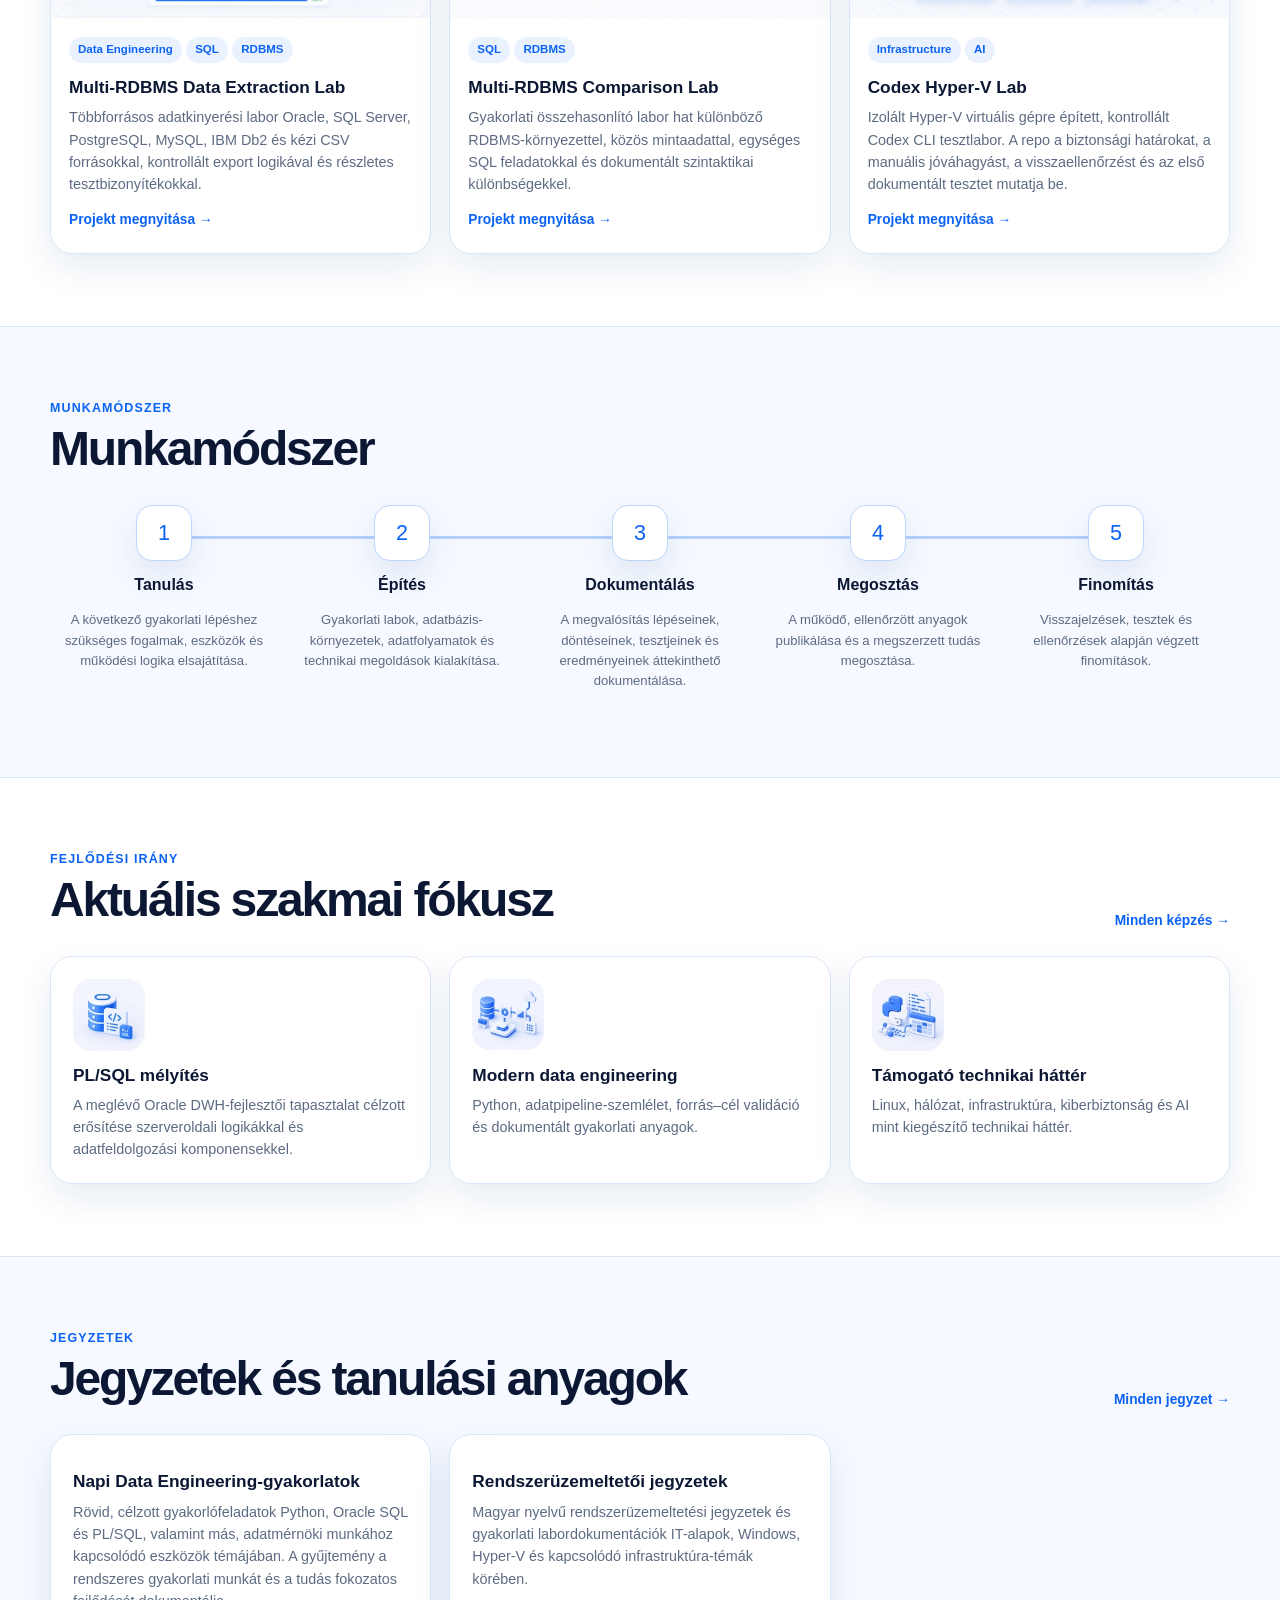
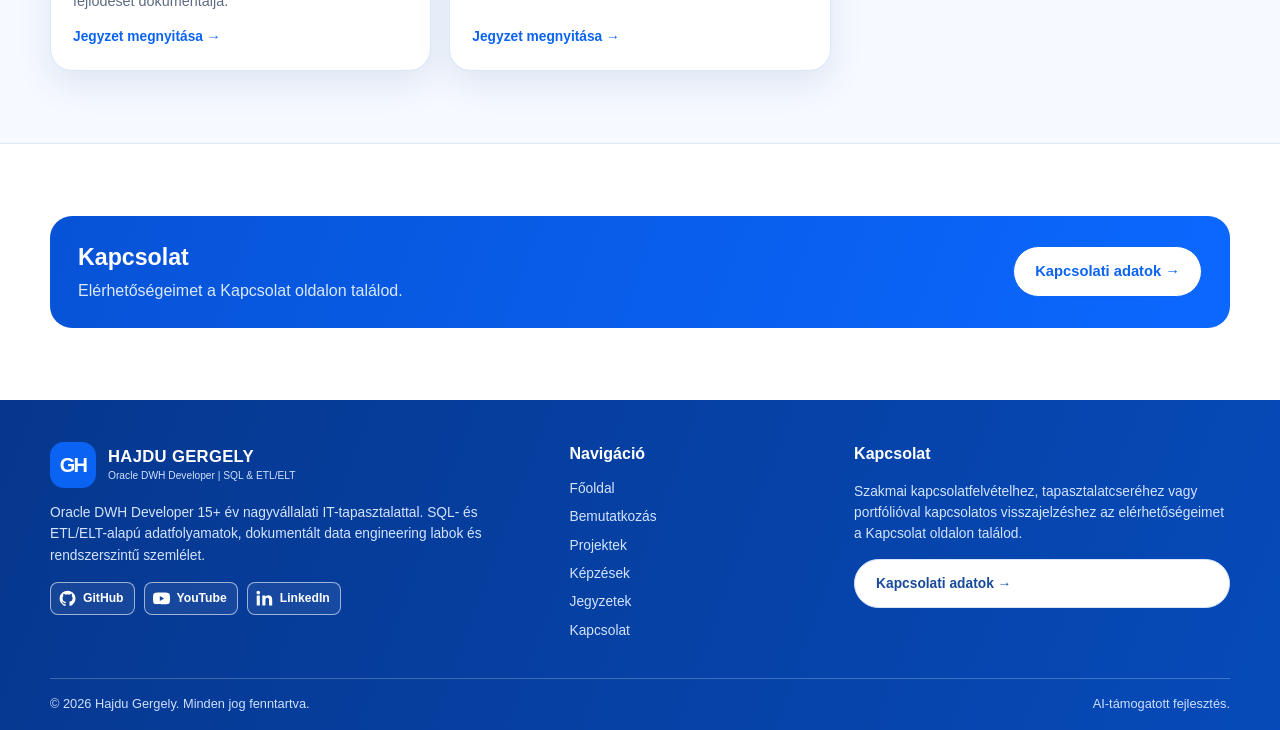
<file: hu/index.html>
<!doctype html>

<html lang="hu">
  <head>
    <meta charset="utf-8" />
    <meta content="width=device-width, initial-scale=1" name="viewport" />
    <meta content="#0b63f3" name="theme-color" />
    <meta
      content="Hajdu Gergely Oracle DWH-fejlesztő szakmai portfóliója SQL- és ETL/ELT-alapú adatfolyamatokkal, dokumentált projektekkel és rendszerszemlélettel."
      name="description"
    />
    <link href="../favicon.svg" rel="icon" type="image/svg+xml" />
    <link href="../favicon.ico" rel="icon" sizes="any" />
    <link href="../favicon-32.png" rel="icon" sizes="32x32" type="image/png" />
    <link href="../favicon-192.png" rel="icon" sizes="192x192" type="image/png" />
    <link href="../apple-touch-icon.png" rel="apple-touch-icon" sizes="180x180" />
    <link href="../assets/css/style.css" rel="stylesheet" />
    <title>Főoldal | Hajdu Gergely</title>
    <meta property="og:title" content="Főoldal | Hajdu Gergely" />
    <meta
      property="og:description"
      content="Hajdu Gergely Oracle DWH-fejlesztő szakmai portfóliója SQL- és ETL/ELT-alapú adatfolyamatokkal, dokumentált projektekkel és rendszerszemlélettel."
    />
    <meta property="og:type" content="website" />
    <meta property="og:url" content="https://gergelyhajdu.hu/hu/" />
    <meta property="og:image" content="https://gergelyhajdu.hu/assets/img/home-hero.webp" />
    <meta property="og:image:alt" content="Hajdu Gergely szakmai portfólió" />
    <meta property="og:site_name" content="Hajdu Gergely" />
    <meta property="og:locale" content="hu_HU" />
    <meta property="og:locale:alternate" content="en_US" />
    <meta name="twitter:card" content="summary_large_image" />
    <meta name="twitter:title" content="Főoldal | Hajdu Gergely" />
    <meta
      name="twitter:description"
      content="Hajdu Gergely Oracle DWH-fejlesztő szakmai portfóliója SQL- és ETL/ELT-alapú adatfolyamatokkal, dokumentált projektekkel és rendszerszemlélettel."
    />
    <meta name="twitter:image" content="https://gergelyhajdu.hu/assets/img/home-hero.webp" />
    <meta name="twitter:image:alt" content="Hajdu Gergely szakmai portfólió" />
    <link rel="canonical" href="https://gergelyhajdu.hu/hu/" />
    <link rel="alternate" hreflang="hu" href="https://gergelyhajdu.hu/hu/" />
    <link rel="alternate" hreflang="en" href="https://gergelyhajdu.hu/en/" />
    <link rel="alternate" hreflang="x-default" href="https://gergelyhajdu.hu/" />
  </head>
  <body>
    <header class="site-header">
      <div class="container header-inner">
        <a class="brand" href="index.html">
          <span class="brand-mark"> GH </span>
          <span>
            <span class="brand-name"> HAJDU GERGELY </span>
            <span class="brand-sub"> Oracle DWH Developer | SQL &amp; ETL/ELT </span>
          </span>
        </a>
        <nav class="nav" data-nav="">
          <a class="active" href="index.html"> Főoldal </a>
          <a class="" href="about.html"> Bemutatkozás </a>
          <a class="" href="projects.html"> Projektek </a>
          <a class="" href="learning.html"> Képzések </a>
          <a class="" href="notes.html"> Jegyzetek </a>
          <a class="" href="contact.html"> Kapcsolat </a>
        </nav>
        <div class="header-actions">
          <a class="lang-link" href="../en/index.html"> EN </a>
          <button aria-expanded="false" aria-label="Menü" class="menu-btn" data-menu="" type="button">☰</button>
        </div>
      </div>
    </header>
    <main>
      <section class="hero">
        <div class="container">
          <div class="hero-grid">
            <div>
              <div class="eyebrow">Szakmai fókusz</div>
              <h1>
                Oracle DWH-fejlesztő.
                <br />
                Megbízható adatfolyamok.
                <br />
                <span class="accent"> Érthető adatok. </span>
              </h1>
              <p>
                Több mint 15 éve dolgozom nagyvállalati IT-környezetben, jelenleg Oracle DWH-fejlesztőként. SQL-alapú
                adatfeldolgozási, adatpublikációs és ETL/ELT-jellegű folyamatokat építek rendszerszemlélettel. Összetett
                forrásadatokból állítok elő ellenőrizhető, megbízható és jól használható információt publikáláshoz,
                riportáláshoz és további adatfelhasználáshoz.
              </p>
              <div class="cta-row">
                <a class="btn btn-primary" href="projects.html"> Projektek megtekintése → </a>
                <a class="btn btn-secondary" href="about.html"> Bemutatkozás → </a>
              </div>
            </div>
            <div class="hero-art">
              <img alt="" src="../assets/img/home-hero.webp" width="768" height="576" decoding="async" />
            </div>
          </div>
          <div class="trust-strip">
            <div class="trust-item">
              <span class="icon-bubble">
                <img
                  alt="IT-tapasztalat ikon"
                  src="../assets/img/trust-it-years.webp"
                  width="128"
                  height="128"
                  decoding="async"
                  loading="lazy"
                />
              </span>
              <span>
                <strong> 15+ </strong>
                <small> év IT-tapasztalat </small>
              </span>
            </div>
            <div class="trust-item">
              <span class="icon-bubble">
                <img
                  alt="Oracle DWH ikon"
                  src="../assets/img/trust-oracle-dwh.webp"
                  width="128"
                  height="128"
                  decoding="async"
                  loading="lazy"
                />
              </span>
              <span>
                <strong> Oracle DWH </strong>
                <small> fejlesztés </small>
              </span>
            </div>
            <div class="trust-item">
              <span class="icon-bubble">
                <img
                  alt="SQL és ETL/ELT ikon"
                  src="../assets/img/trust-sql-etl.webp"
                  width="128"
                  height="128"
                  decoding="async"
                  loading="lazy"
                />
              </span>
              <span>
                <strong> SQL és ETL/ELT </strong>
                <small> adatfolyamok </small>
              </span>
            </div>
            <div class="trust-item">
              <span class="icon-bubble">
                <img
                  alt="Dokumentált projektek ikon"
                  src="../assets/img/trust-documented-projects.webp"
                  width="128"
                  height="128"
                  decoding="async"
                  loading="lazy"
                />
              </span>
              <span>
                <strong> Dokumentált </strong>
                <small> projektek </small>
              </span>
            </div>
          </div>
        </div>
      </section>
      <section class="section home-experience-section">
        <div class="container">
          <div class="section-head section-head-stack">
            <div>
              <div class="eyebrow">Tapasztalat</div>
              <h2>
                Tapasztalatból épített
                <span class="accent"> adatos fókusz. </span>
              </h2>
            </div>
            <p class="section-copy">
              A nagyvállalati IT-háttér, az Oracle DWH-fejlesztés és a modern data engineering szemlélet nálam egymásra
              épülő szakmai ívet alkot, amely rendszerszemléletre, SQL-alapú adatfeldolgozásra és célzott gyakorlati
              fejlődésre épül.
            </p>
          </div>
          <div class="home-experience-grid">
            <article class="home-experience-card">
              <strong class="home-experience-value"> 13+ </strong>
              <h3>év IT-üzemeltetés</h3>
              <p>Rendszerüzemeltetés, hibakeresés és nagyvállalati rendszerszemlélet.</p>
            </article>
            <article class="home-experience-card">
              <strong class="home-experience-value"> 5+ </strong>
              <h3>év Oracle DWH</h3>
              <p>SQL-alapú adatfolyamok, adatpublikációk és riportálási adatforrások.</p>
            </article>
            <article class="home-experience-card">
              <strong class="home-experience-value"> → </strong>
              <h3>Modern Data Engineering</h3>
              <p>PL/SQL, Python, adatpipeline-szemlélet és dokumentált gyakorlati projektek.</p>
            </article>
          </div>
        </div>
      </section>
      <section class="section home-focus-section">
        <div class="container">
          <div class="section-head section-head-stack">
            <div>
              <div class="eyebrow">Szakmai fókusz</div>
              <h2>Mivel foglalkozom?</h2>
            </div>
            <p class="section-copy">
              A munkám középpontjában megbízható, ellenőrizhető és üzletileg használható adatfolyamatok állnak. Az
              Oracle DWH-fejlesztői tapasztalatot, az SQL-alapú adatfeldolgozást és az IT-üzemeltetésből hozott
              rendszerszemléletet modern data engineering irányba építem tovább.
            </p>
          </div>
          <div class="card-grid focus-grid">
            <article class="card focus-card">
              <span class="icon-bubble">
                <img
                  alt="Oracle DWH-fejlesztés ikon"
                  src="../assets/img/home/focus-oracle-dwh.webp"
                  width="128"
                  height="128"
                  decoding="async"
                  loading="lazy"
                />
              </span>
              <h3>Oracle DWH-fejlesztés</h3>
              <p>
                Célstruktúrák, riportálási adatforrások, adatpublikációk és meglévő DWH-rétegekhez illeszkedő
                fejlesztések.
              </p>
            </article>
            <article class="card focus-card">
              <span class="icon-bubble">
                <img
                  alt="SQL-alapú adatfeldolgozás ikon"
                  src="../assets/img/home/focus-sql-processing.webp"
                  width="128"
                  height="128"
                  decoding="async"
                  loading="lazy"
                />
              </span>
              <h3>SQL-alapú adatfeldolgozás</h3>
              <p>
                Összetett lekérdezések, transzformációk, forrás–cél ellenőrzések, historikus és aktuális adatok
                kezelése.
              </p>
            </article>
            <article class="card focus-card">
              <span class="icon-bubble">
                <img
                  alt="ETL/ELT-jellegű adatfolyamok ikon"
                  src="../assets/img/home/focus-etl-elt.webp"
                  width="128"
                  height="128"
                  decoding="async"
                  loading="lazy"
                />
              </span>
              <h3>ETL/ELT-jellegű adatfolyamok</h3>
              <p>
                Inkrementális és teljes újratöltések, láncolható folyamatok, validációk és karbantartható
                adatfeldolgozási logika.
              </p>
            </article>
            <article class="card focus-card">
              <span class="icon-bubble">
                <img
                  alt="Dokumentált portfóliómunka ikon"
                  src="../assets/img/home/focus-documented-portfolio.webp"
                  width="128"
                  height="128"
                  decoding="async"
                  loading="lazy"
                />
              </span>
              <h3>Dokumentált portfóliómunka</h3>
              <p>GitHubon közzétett gyakorlóanyagok, SQL-feladatok, laborok és átlátható szakmai dokumentáció.</p>
            </article>
            <article class="card focus-card">
              <span class="icon-bubble">
                <img
                  alt="Modern Data Engineering fókusz ikon"
                  src="../assets/img/home/focus-modern-data-engineering.webp"
                  width="128"
                  height="128"
                  decoding="async"
                  loading="lazy"
                />
              </span>
              <h3>Modern Data Engineering fókusz</h3>
              <p>
                PL/SQL-mélyítés, Python-alapú adatfeldolgozás, adatpipeline-szemlélet és gyakorlati projektekre épített
                fejlődés.
              </p>
            </article>
            <article class="card focus-card">
              <span class="icon-bubble">
                <img
                  alt="Rendszer- és biztonsági háttér ikon"
                  src="../assets/img/home/focus-systems-security.webp"
                  width="128"
                  height="128"
                  decoding="async"
                  loading="lazy"
                />
              </span>
              <h3>Rendszer- és biztonsági háttér</h3>
              <p>
                13+ év IT-üzemeltetési tapasztalatból hozott hibakeresési, infrastruktúra- és biztonságtudatos
                szemlélet.
              </p>
            </article>
          </div>
        </div>
      </section>
      <section class="section section-soft">
        <div class="container split">
          <div>
            <img alt="Bemutatkozás illusztráció" src="../assets/img/about-hero.webp" width="768" height="576" decoding="async" />
          </div>
          <div>
            <div class="eyebrow">Bemutatkozás</div>
            <h2>
              A rendszerszintű gondolkodástól
              <span class="accent"> az adatokig. </span>
            </h2>
            <p class="section-copy">
              Az IT-üzemeltetési háttér megtanított összefüggésekben gondolkodni. Oracle DWH-fejlesztőként ezt a
              szemléletet használom célstruktúrák, SQL-transzformációk, adatfolyamok, riportforrások és rendszerközi
              adatátadási komponensek kialakításánál.
            </p>
            <div class="chip-row">
              <span class="chip">Oracle DWH</span>
              <span class="chip">Oracle SQL</span>
              <span class="chip">PL/SQL</span>
              <span class="chip">ETL/ELT</span>
              <span class="chip">Adatpublikáció</span>
              <span class="chip">Validáció</span>
            </div>
            <div class="cta-row">
              <a class="btn btn-primary" href="about.html"> Bemutatkozás → </a>
            </div>
          </div>
        </div>
      </section>
      <section class="section">
        <div class="container">
          <div class="section-head">
            <div>
              <div class="eyebrow">Portfólió</div>
              <h2>Kiemelt projektek</h2>
            </div>
            <a class="card-link" href="projects.html"> Minden projekt → </a>
          </div>
          <div class="card-grid projects-grid">
            <article class="card project-card" data-tags="data-engineering sql rdbms">
              <img
                alt="Multi-RDBMS Data Extraction Lab projektkép"
                src="../assets/img/projects/project-multi-rdbms-data-extraction-lab.webp"
                width="768"
                height="480"
                decoding="async"
                loading="lazy"
              />
              <div class="project-content">
                <span>
                  <span class="tag">Data Engineering</span>
                  <span class="tag">SQL</span>
                  <span class="tag">RDBMS</span>
                </span>
                <h3>Multi-RDBMS Data Extraction Lab</h3>
                <p>
                  Többforrásos adatkinyerési labor Oracle, SQL Server, PostgreSQL, MySQL, IBM Db2 és kézi CSV
                  forrásokkal, kontrollált export logikával és részletes tesztbizonyítékokkal.
                </p>
                <a
                  class="card-link"
                  href="https://github.com/gergelyhajdu/multi-rdbms-data-extraction-lab"
                  rel="noopener"
                  target="_blank"
                  >Projekt megnyitása →</a
                >
              </div>
            </article>
            <article class="card project-card" data-tags="sql rdbms">
              <img
                alt="Multi-RDBMS Comparison Lab projektkép"
                src="../assets/img/projects/project-multi-rdbms-comparison-lab.webp"
                width="768"
                height="480"
                decoding="async"
                loading="lazy"
              />
              <div class="project-content">
                <span>
                  <span class="tag">SQL</span>
                  <span class="tag">RDBMS</span>
                </span>
                <h3>Multi-RDBMS Comparison Lab</h3>
                <p>
                  Gyakorlati összehasonlító labor hat különböző RDBMS-környezettel, közös mintaadattal, egységes SQL
                  feladatokkal és dokumentált szintaktikai különbségekkel.
                </p>
                <a
                  class="card-link"
                  href="https://github.com/gergelyhajdu/multi-rdbms-comparison-lab"
                  rel="noopener"
                  target="_blank"
                  >Projekt megnyitása →</a
                >
              </div>
            </article>
            <article class="card project-card" data-tags="infrastructure ai">
              <img
                alt="Codex Hyper-V Lab projektkép"
                src="../assets/img/projects/project-codex-hyperv-lab.webp"
                width="768"
                height="480"
                decoding="async"
                loading="lazy"
              />
              <div class="project-content">
                <span>
                  <span class="tag">Infrastructure</span>
                  <span class="tag">AI</span>
                </span>
                <h3>Codex Hyper-V Lab</h3>
                <p>
                  Izolált Hyper-V virtuális gépre épített, kontrollált Codex CLI tesztlabor. A repo a biztonsági
                  határokat, a manuális jóváhagyást, a visszaellenőrzést és az első dokumentált tesztet mutatja be.
                </p>
                <a
                  class="card-link"
                  href="https://github.com/gergelyhajdu/codex-hyperv-lab"
                  rel="noopener"
                  target="_blank"
                  >Projekt megnyitása →</a
                >
              </div>
            </article>
          </div>
        </div>
      </section>
      <section class="section section-soft">
        <div class="container">
          <div class="section-head">
            <div>
              <div class="eyebrow">Munkamódszer</div>
              <h2>Munkamódszer</h2>
            </div>
          </div>
          <div class="approach">
            <div class="step">
              <span class="icon-bubble"> 1 </span>
              <div>
                <strong> Tanulás </strong>
                <p>A következő gyakorlati lépéshez szükséges fogalmak, eszközök és működési logika elsajátítása.</p>
              </div>
            </div>
            <div class="step">
              <span class="icon-bubble"> 2 </span>
              <div>
                <strong> Építés </strong>
                <p>Gyakorlati labok, adatbázis-környezetek, adatfolyamatok és technikai megoldások kialakítása.</p>
              </div>
            </div>
            <div class="step">
              <span class="icon-bubble"> 3 </span>
              <div>
                <strong> Dokumentálás </strong>
                <p>A megvalósítás lépéseinek, döntéseinek, tesztjeinek és eredményeinek áttekinthető dokumentálása.</p>
              </div>
            </div>
            <div class="step">
              <span class="icon-bubble"> 4 </span>
              <div>
                <strong> Megosztás </strong>
                <p>A működő, ellenőrzött anyagok publikálása és a megszerzett tudás megosztása.</p>
              </div>
            </div>
            <div class="step">
              <span class="icon-bubble"> 5 </span>
              <div>
                <strong> Finomítás </strong>
                <p>Visszajelzések, tesztek és ellenőrzések alapján végzett finomítások.</p>
              </div>
            </div>
          </div>
        </div>
      </section>
      <section class="section current-focus-section">
        <div class="container">
          <div class="section-head">
            <div>
              <div class="eyebrow">Fejlődési irány</div>
              <h2>Aktuális szakmai fókusz</h2>
            </div>
            <a class="card-link" href="learning.html"> Minden képzés → </a>
          </div>
          <div class="card-grid focus-grid">
            <article class="card focus-card">
              <span class="icon-bubble">
                <img
                  alt="PL/SQL mélyítés ikon"
                  src="../assets/img/home/current-focus-plsql.webp"
                  width="128"
                  height="128"
                  decoding="async"
                  loading="lazy"
                />
              </span>
              <h3>PL/SQL mélyítés</h3>
              <p>
                A meglévő Oracle DWH-fejlesztői tapasztalat célzott erősítése szerveroldali logikákkal és
                adatfeldolgozási komponensekkel.
              </p>
            </article>
            <article class="card focus-card">
              <span class="icon-bubble">
                <img
                  alt="Modern data engineering ikon"
                  src="../assets/img/home/current-focus-modern-de.webp"
                  width="128"
                  height="128"
                  decoding="async"
                  loading="lazy"
                />
              </span>
              <h3>Modern data engineering</h3>
              <p>Python, adatpipeline-szemlélet, forrás–cél validáció és dokumentált gyakorlati anyagok.</p>
            </article>
            <article class="card focus-card">
              <span class="icon-bubble">
                <img
                  alt="Python és adatfeldolgozás ikon"
                  src="../assets/img/home/current-focus-python.webp"
                  width="128"
                  height="128"
                  decoding="async"
                  loading="lazy"
                />
              </span>
              <h3>Támogató technikai háttér</h3>
              <p>Linux, hálózat, infrastruktúra, kiberbiztonság és AI mint kiegészítő technikai háttér.</p>
            </article>
          </div>
        </div>
      </section>
      <section class="section section-soft">
        <div class="container">
          <div class="section-head">
            <div>
              <div class="eyebrow">Jegyzetek</div>
              <h2>Jegyzetek és tanulási anyagok</h2>
            </div>
            <a class="card-link" href="notes.html"> Minden jegyzet → </a>
          </div>
         <div class="card-grid notes-grid">
          <article class="card note-card">
           <h3>
            Napi Data Engineering-gyakorlatok
           </h3>
           <p>
            Rövid, célzott gyakorlófeladatok Python, Oracle SQL és PL/SQL, valamint más, adatmérnöki munkához kapcsolódó eszközök témájában. A gyűjtemény a rendszeres gyakorlati munkát és a tudás fokozatos fejlődését dokumentálja.
           </p>
           <a class="card-link" href="https://github.com/gergelyhajdu/daily-data-engineering-practice" rel="noopener" target="_blank">
            Jegyzet megnyitása →
           </a>
          </article>
          <article class="card note-card">
           <h3>
            Rendszerüzemeltetői jegyzetek
           </h3>
           <p>
            Magyar nyelvű rendszerüzemeltetési jegyzetek és gyakorlati labordokumentációk IT-alapok, Windows, Hyper-V és kapcsolódó infrastruktúra-témák körében.
           </p>
           <a class="card-link" href="https://github.com/gergelyhajdu/system-operator-notes" rel="noopener" target="_blank">
            Jegyzet megnyitása →
           </a>
          </article>
         </div>
        </div>
      </section>
      <section class="section">
        <div class="container">
          <div class="cta-band">
            <div>
              <h3>Kapcsolat</h3>
              <p>Elérhetőségeimet a Kapcsolat oldalon találod.</p>
            </div>
            <a class="btn btn-secondary" href="contact.html">Kapcsolati adatok →</a>
          </div>
        </div>
      </section>
    </main>
    <footer class="footer">
      <div class="container">
        <div class="footer-grid">
          <div>
            <div class="brand">
              <span class="brand-mark"> GH </span>
              <span>
                <span class="brand-name"> HAJDU GERGELY </span>
                <span class="brand-sub"> Oracle DWH Developer | SQL &amp; ETL/ELT </span>
              </span>
            </div>
            <p>
              Oracle DWH Developer 15+ év nagyvállalati IT-tapasztalattal. SQL- és ETL/ELT-alapú adatfolyamatok,
              dokumentált data engineering labok és rendszerszintű szemlélet.
            </p>
            <div class="social-row">
              <a
                aria-label="GitHub"
                class="social-btn"
                href="https://github.com/gergelyhajdu"
                rel="noopener"
                target="_blank"
              >
                <img
                  alt=""
                  src="../assets/img/social/github.svg"
                  width="24"
                  height="24"
                  decoding="async"
                  loading="lazy"
                />
                <span> GitHub </span>
              </a>
              <a
                aria-label="YouTube"
                class="social-btn"
                href="https://www.youtube.com/@GergelyHajduData"
                rel="noopener"
                target="_blank"
              >
                <img
                  alt=""
                  src="../assets/img/social/youtube.svg"
                  width="24"
                  height="24"
                  decoding="async"
                  loading="lazy"
                />
                <span> YouTube </span>
              </a>
              <a
                aria-label="LinkedIn"
                class="social-btn"
                href="https://www.linkedin.com/in/gergely-hajdu-data/"
                rel="noopener"
                target="_blank"
              >
                <img
                  alt=""
                  src="../assets/img/social/linkedin.svg"
                  width="24"
                  height="24"
                  decoding="async"
                  loading="lazy"
                />
                <span> LinkedIn </span>
              </a>
            </div>
          </div>
          <div>
            <h4>Navigáció</h4>
            <a href="index.html"> Főoldal </a>
            <a href="about.html"> Bemutatkozás </a>
            <a href="projects.html"> Projektek </a>
            <a href="learning.html"> Képzések </a>
            <a href="notes.html"> Jegyzetek </a>
            <a href="contact.html"> Kapcsolat </a>
          </div>
          <div>
            <h4>Kapcsolat</h4>
            <p>Szakmai kapcsolatfelvételhez, tapasztalatcseréhez vagy portfólióval kapcsolatos visszajelzéshez az elérhetőségeimet a Kapcsolat oldalon találod.</p>
            <a class="btn btn-secondary" href="contact.html"> Kapcsolati adatok → </a>
          </div>
        </div>
        <div class="footer-bottom">
          <span> © 2026 Hajdu Gergely. Minden jog fenntartva. </span>
          <span> AI-támogatott fejlesztés. </span>
        </div>
      </div>
    </footer>
    <button aria-label="Vissza az oldal tetejére" class="back-to-top" data-back-to-top="" type="button">↑</button>
    <script src="../assets/js/site.js"></script>
  </body>
</html>
</file>
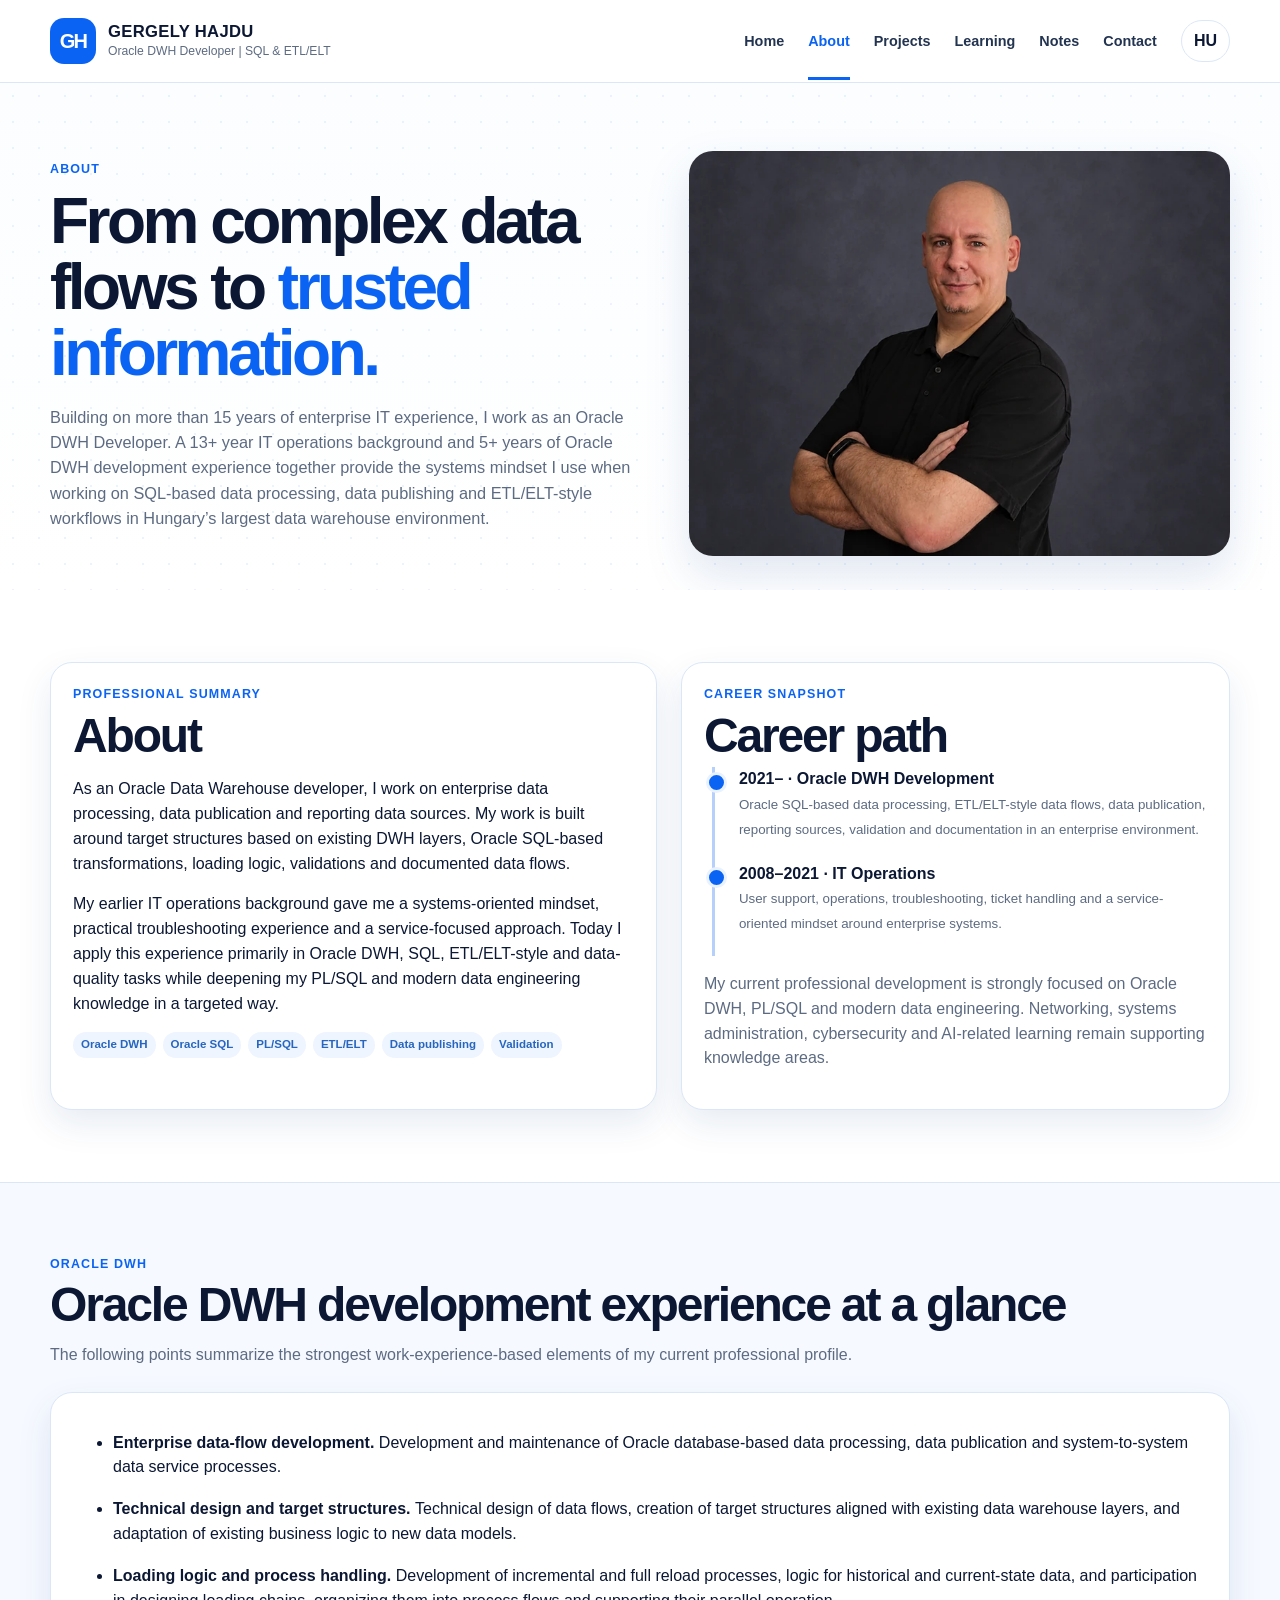
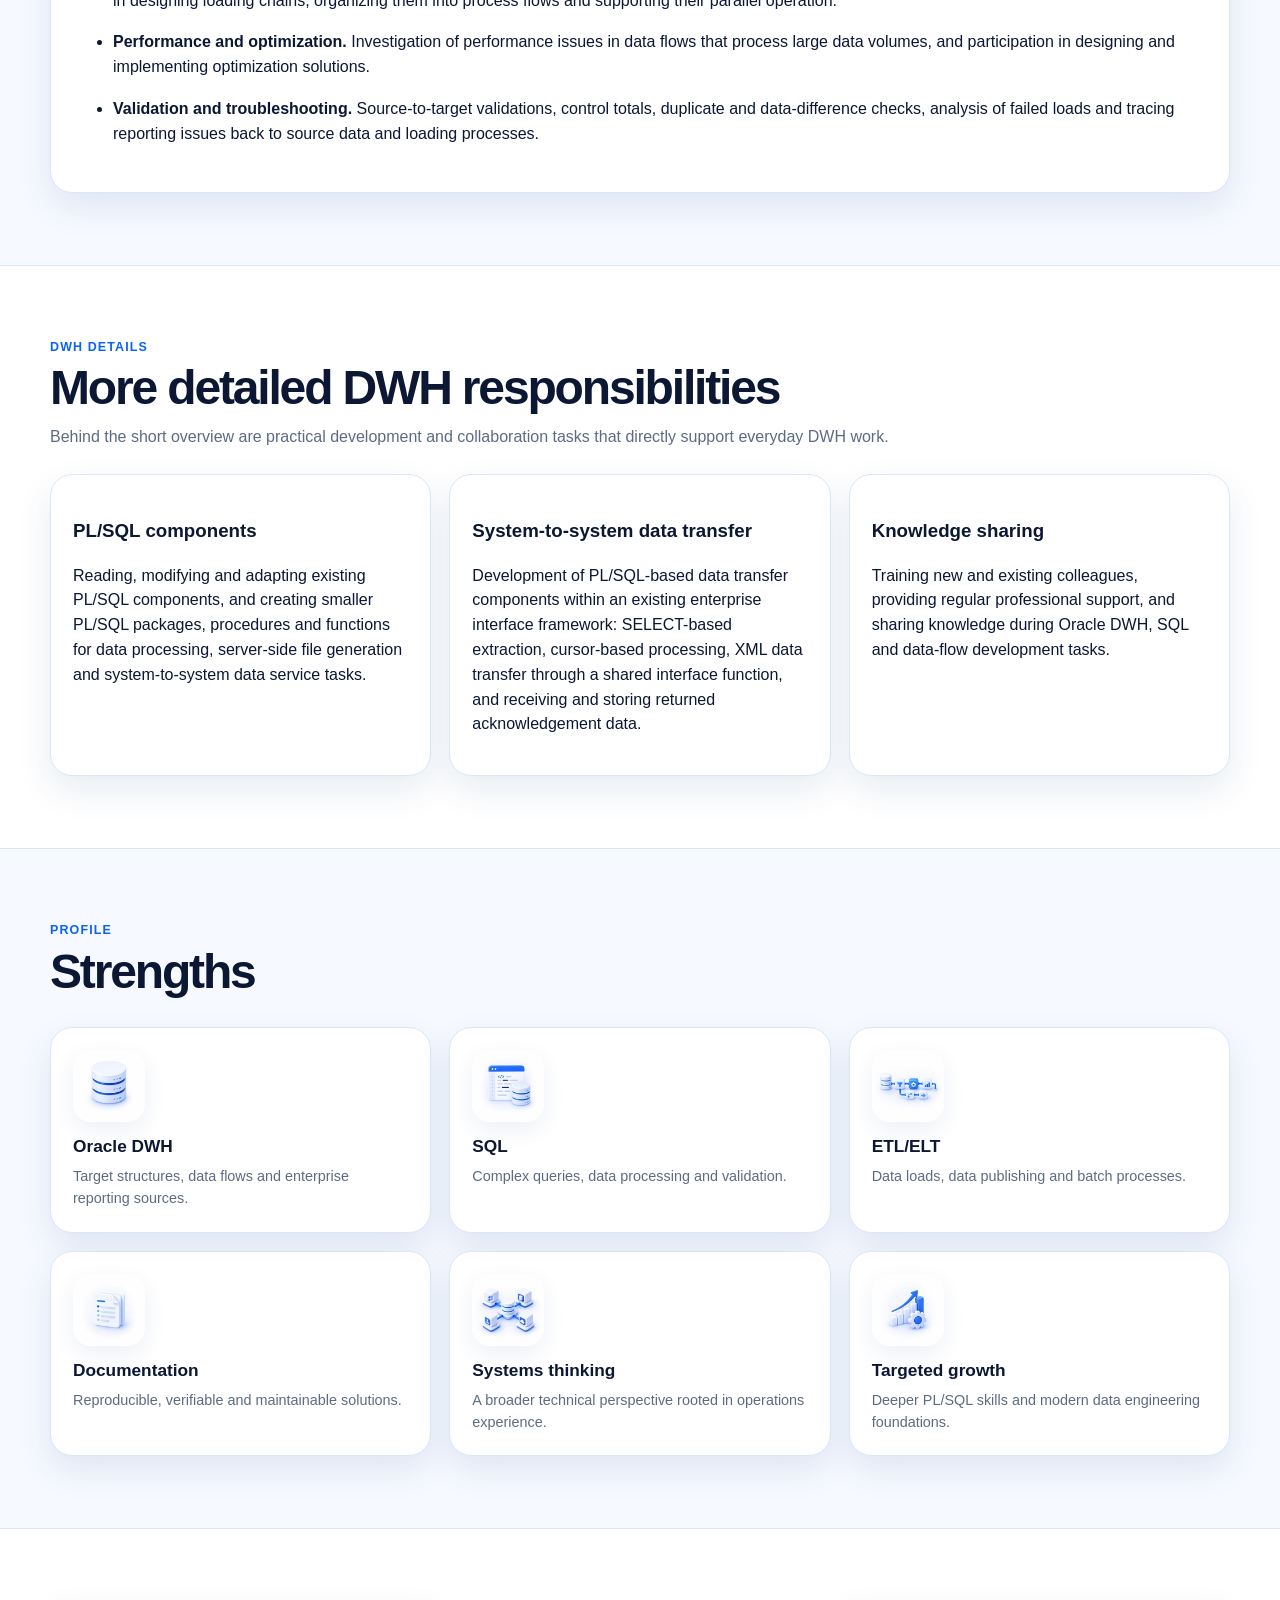
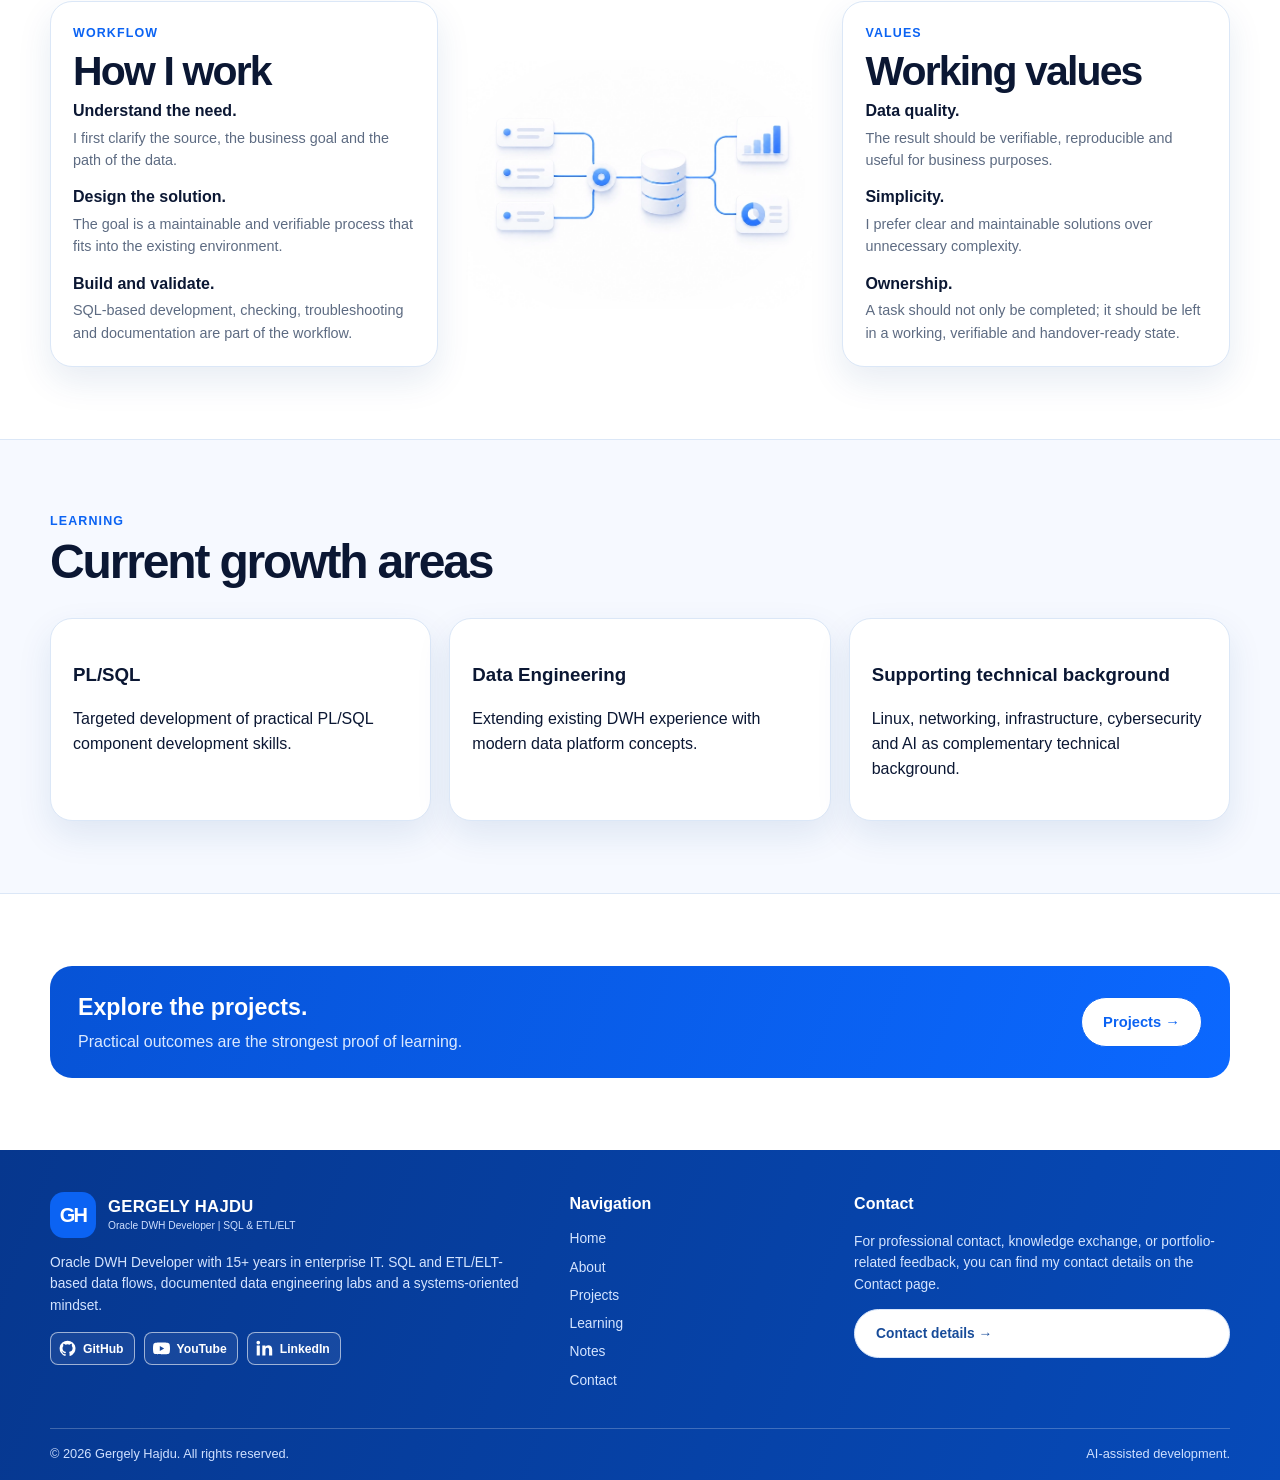
<file: en/about.html>
<!doctype html>

<html lang="en">
  <head>
    <meta charset="utf-8" />
    <meta content="width=device-width, initial-scale=1" name="viewport" />
    <meta content="#0b63f3" name="theme-color" />
    <meta
      content="About Gergely Hajdu, an Oracle DWH Developer with an enterprise IT background, SQL-based data processing experience and a systems-oriented working style."
      name="description"
    />
    <link href="../favicon.svg" rel="icon" type="image/svg+xml" />
    <link href="../favicon.ico" rel="icon" sizes="any" />
    <link href="../favicon-32.png" rel="icon" sizes="32x32" type="image/png" />
    <link href="../favicon-192.png" rel="icon" sizes="192x192" type="image/png" />
    <link href="../apple-touch-icon.png" rel="apple-touch-icon" sizes="180x180" />
    <link href="../assets/css/style.css" rel="stylesheet" />
    <title>About | Gergely Hajdu</title>
    <meta property="og:title" content="About | Gergely Hajdu" />
    <meta
      property="og:description"
      content="About Gergely Hajdu, an Oracle DWH Developer with an enterprise IT background, SQL-based data processing experience and a systems-oriented working style."
    />
    <meta property="og:type" content="website" />
    <meta property="og:url" content="https://gergelyhajdu.hu/en/about.html" />
    <meta property="og:image" content="https://gergelyhajdu.hu/assets/img/about-hero.webp" />
    <meta property="og:image:alt" content="About Gergely Hajdu" />
    <meta property="og:site_name" content="Hajdu Gergely" />
    <meta property="og:locale" content="en_US" />
    <meta property="og:locale:alternate" content="hu_HU" />
    <meta name="twitter:card" content="summary_large_image" />
    <meta name="twitter:title" content="About | Gergely Hajdu" />
    <meta
      name="twitter:description"
      content="About Gergely Hajdu, an Oracle DWH Developer with an enterprise IT background, SQL-based data processing experience and a systems-oriented working style."
    />
    <meta name="twitter:image" content="https://gergelyhajdu.hu/assets/img/about-hero.webp" />
    <meta name="twitter:image:alt" content="About Gergely Hajdu" />
    <link rel="canonical" href="https://gergelyhajdu.hu/en/about.html" />
    <link rel="alternate" hreflang="hu" href="https://gergelyhajdu.hu/hu/about.html" />
    <link rel="alternate" hreflang="en" href="https://gergelyhajdu.hu/en/about.html" />
    <link rel="alternate" hreflang="x-default" href="https://gergelyhajdu.hu/" />
  </head>
  <body>
    <header class="site-header">
      <div class="container header-inner">
        <a class="brand" href="index.html">
          <span class="brand-mark"> GH </span>
          <span>
            <span class="brand-name"> GERGELY HAJDU </span>
            <span class="brand-sub"> Oracle DWH Developer | SQL &amp; ETL/ELT </span>
          </span>
        </a>
        <nav class="nav" data-nav="">
          <a class="" href="index.html"> Home </a>
          <a class="active" href="about.html"> About </a>
          <a class="" href="projects.html"> Projects </a>
          <a class="" href="learning.html"> Learning </a>
          <a class="" href="notes.html"> Notes </a>
          <a class="" href="contact.html"> Contact </a>
        </nav>
        <div class="header-actions">
          <a class="lang-link" href="../hu/about.html"> HU </a>
          <button aria-expanded="false" aria-label="Menu" class="menu-btn" data-menu="" type="button">☰</button>
        </div>
      </div>
    </header>
    <main>
      <section class="page-hero">
        <div class="container">
          <div class="page-hero-grid">
            <div>
              <div class="eyebrow">About</div>
              <h1>
                From complex data flows to
                <span class="accent"> trusted information. </span>
              </h1>
              <p>
                Building on more than 15 years of enterprise IT experience, I work as an Oracle DWH Developer. A 13+
                year IT operations background and 5+ years of Oracle DWH development experience together provide the
                systems mindset I use when working on SQL-based data processing, data publishing and ETL/ELT-style
                workflows in Hungary’s largest data warehouse environment.
              </p>
            </div>
            <div class="page-hero-art">
              <img alt="" src="../assets/img/about-hero.webp" width="768" height="576" decoding="async" />
            </div>
          </div>
        </div>
      </section>
      <section class="section">
        <div class="container summary-panel">
          <article class="card">
            <div class="eyebrow">Professional summary</div>
            <h2>About</h2>
            <p>
              As an Oracle Data Warehouse developer, I work on enterprise data processing, data publication and
              reporting data sources. My work is built around target structures based on existing DWH layers, Oracle
              SQL-based transformations, loading logic, validations and documented data flows.
            </p>
            <p>
              My earlier IT operations background gave me a systems-oriented mindset, practical troubleshooting experience
              and a service-focused approach. Today I apply this experience primarily in Oracle DWH, SQL, ETL/ELT-style and
              data-quality tasks while deepening my PL/SQL and modern data engineering knowledge in a targeted way.
            </p>
            <div class="chip-row">
              <span class="chip">Oracle DWH</span>
              <span class="chip">Oracle SQL</span>
              <span class="chip">PL/SQL</span>
              <span class="chip">ETL/ELT</span>
              <span class="chip">Data publishing</span>
              <span class="chip">Validation</span>
            </div>
          </article>
          <article class="card">
            <div class="eyebrow">Career snapshot</div>
            <h2>Career path</h2>
            <div class="timeline">
              <div class="timeline-item">
                <strong> 2021– · Oracle DWH Development </strong>
                <small>
                  Oracle SQL-based data processing, ETL/ELT-style data flows, data publication, reporting sources,
                  validation and documentation in an enterprise environment.
                </small>
              </div>
              <div class="timeline-item">
                <strong> 2008–2021 · IT Operations </strong>
                <small>
                  User support, operations, troubleshooting, ticket handling and a service-oriented mindset around
                  enterprise systems.
                </small>
              </div>
            </div>
            <p class="section-copy">
              My current professional development is strongly focused on Oracle DWH, PL/SQL and modern data engineering.
              Networking, systems administration, cybersecurity and AI-related learning remain supporting knowledge
              areas.
            </p>
          </article>
        </div>
      </section>
      <section class="section section-soft">
        <div class="container">
          <div class="section-head section-head-stack">
            <div>
              <div class="eyebrow">Oracle DWH</div>
              <h2>Oracle DWH development experience at a glance</h2>
            </div>
            <p class="section-copy">
              The following points summarize the strongest work-experience-based elements of my current professional
              profile.
            </p>
          </div>
          <article class="card">
            <ul class="simple-list">
              <li>
                <strong> Enterprise data-flow development. </strong>
                Development and maintenance of Oracle database-based data processing, data publication and
                system-to-system data service processes.
              </li>
              <li>
                <strong> Technical design and target structures. </strong>
                Technical design of data flows, creation of target structures aligned with existing data warehouse
                layers, and adaptation of existing business logic to new data models.
              </li>
              <li>
                <strong> Loading logic and process handling. </strong>
                Development of incremental and full reload processes, logic for historical and current-state data, and
                participation in designing loading chains, organizing them into process flows and supporting their
                parallel operation.
              </li>
              <li>
                <strong> Performance and optimization. </strong>
                Investigation of performance issues in data flows that process large data volumes, and participation in
                designing and implementing optimization solutions.
              </li>
              <li>
                <strong> Validation and troubleshooting. </strong>
                Source-to-target validations, control totals, duplicate and data-difference checks, analysis of failed
                loads and tracing reporting issues back to source data and loading processes.
              </li>
            </ul>
          </article>
        </div>
      </section>
      <section class="section">
        <div class="container">
          <div class="section-head section-head-stack">
            <div>
              <div class="eyebrow">DWH details</div>
              <h2>More detailed DWH responsibilities</h2>
            </div>
            <p class="section-copy">
              Behind the short overview are practical development and collaboration tasks that directly support everyday
              DWH work.
            </p>
          </div>
          <div class="card-grid learning-grid">
            <article class="card">
              <h3>PL/SQL components</h3>
              <p>
                Reading, modifying and adapting existing PL/SQL components, and creating smaller PL/SQL packages,
                procedures and functions for data processing, server-side file generation and system-to-system data
                service tasks.
              </p>
            </article>
            <article class="card">
              <h3>System-to-system data transfer</h3>
              <p>
                Development of PL/SQL-based data transfer components within an existing enterprise interface framework:
                SELECT-based extraction, cursor-based processing, XML data transfer through a shared interface function,
                and receiving and storing returned acknowledgement data.
              </p>
            </article>
            <article class="card">
              <h3>Knowledge sharing</h3>
              <p>
                Training new and existing colleagues, providing regular professional support, and sharing knowledge
				during Oracle DWH, SQL and data-flow development tasks.
              </p>
            </article>
          </div>
        </div>
      </section>
      <section class="section section-soft">
        <div class="container">
          <div class="section-head">
            <div>
              <div class="eyebrow">Profile</div>
              <h2>Strengths</h2>
            </div>
          </div>
          <div class="card-grid skill-grid">
            <article class="card focus-card">
              <span class="about-strength-icon">
                <img
                  alt="Oracle DWH icon"
                  src="../assets/img/about/strength-oracle-dwh.webp"
                  width="128"
                  height="128"
                  decoding="async"
                  loading="lazy"
                />
              </span>
              <h3>Oracle DWH</h3>
              <p>Target structures, data flows and enterprise reporting sources.</p>
            </article>
            <article class="card focus-card">
              <span class="about-strength-icon">
                <img
                  alt="SQL icon"
                  src="../assets/img/about/strength-sql.webp"
                  width="128"
                  height="128"
                  decoding="async"
                  loading="lazy"
                />
              </span>
              <h3>SQL</h3>
              <p>Complex queries, data processing and validation.</p>
            </article>
            <article class="card focus-card">
              <span class="about-strength-icon">
                <img
                  alt="ETL/ELT icon"
                  src="../assets/img/about/strength-etl-elt.webp"
                  width="128"
                  height="128"
                  decoding="async"
                  loading="lazy"
                />
              </span>
              <h3>ETL/ELT</h3>
              <p>Data loads, data publishing and batch processes.</p>
            </article>
            <article class="card focus-card">
              <span class="about-strength-icon">
                <img
                  alt="Documentation icon"
                  src="../assets/img/about/strength-documentation.webp"
                  width="128"
                  height="128"
                  decoding="async"
                  loading="lazy"
                />
              </span>
              <h3>Documentation</h3>
              <p>Reproducible, verifiable and maintainable solutions.</p>
            </article>
            <article class="card focus-card">
              <span class="about-strength-icon">
                <img
                  alt="Systems thinking icon"
                  src="../assets/img/about/strength-systems-thinking.webp"
                  width="128"
                  height="128"
                  decoding="async"
                  loading="lazy"
                />
              </span>
              <h3>Systems thinking</h3>
              <p>A broader technical perspective rooted in operations experience.</p>
            </article>
            <article class="card focus-card">
              <span class="about-strength-icon">
                <img
                  alt="Targeted growth icon"
                  src="../assets/img/about/strength-growth.webp"
                  width="128"
                  height="128"
                  decoding="async"
                  loading="lazy"
                />
              </span>
              <h3>Targeted growth</h3>
              <p>Deeper PL/SQL skills and modern data engineering foundations.</p>
            </article>
          </div>
        </div>
      </section>
      <section class="section workflow-section">
        <div class="container workflow-grid">
          <article class="card workflow-card">
            <div class="eyebrow">Workflow</div>
            <h2>How I work</h2>
            <ul class="workflow-list">
              <li>
                <strong> Understand the need. </strong>
                <span> I first clarify the source, the business goal and the path of the data. </span>
              </li>
              <li>
                <strong> Design the solution. </strong>
                <span>
                  The goal is a maintainable and verifiable process that fits into the existing environment.
                </span>
              </li>
              <li>
                <strong> Build and validate. </strong>
                <span>
                  SQL-based development, checking, troubleshooting and documentation are part of the workflow.
                </span>
              </li>
            </ul>
          </article>
          <div class="workflow-art">
            <img
              alt=""
              src="../assets/img/workflow-process.webp"
              width="768"
              height="549"
              decoding="async"
              loading="lazy"
            />
          </div>
          <article class="card workflow-card">
            <div class="eyebrow">Values</div>
            <h2>Working values</h2>
            <ul class="workflow-list">
              <li>
                <strong> Data quality. </strong>
                <span> The result should be verifiable, reproducible and useful for business purposes. </span>
              </li>
              <li>
                <strong> Simplicity. </strong>
                <span> I prefer clear and maintainable solutions over unnecessary complexity. </span>
              </li>
              <li>
                <strong> Ownership. </strong>
                <span>
                  A task should not only be completed; it should be left in a working, verifiable and handover-ready
                  state.
                </span>
              </li>
            </ul>
          </article>
        </div>
      </section>
      <section class="section section-soft">
        <div class="container">
          <div class="section-head">
            <div>
              <div class="eyebrow">Learning</div>
              <h2>Current growth areas</h2>
            </div>
          </div>
          <div class="card-grid learning-grid">
            <article class="card">
              <h3>PL/SQL</h3>
              <p>Targeted development of practical PL/SQL component development skills.</p>
            </article>
            <article class="card">
              <h3>Data Engineering</h3>
              <p>Extending existing DWH experience with modern data platform concepts.</p>
            </article>
            <article class="card">
              <h3>Supporting technical background</h3>
              <p>Linux, networking, infrastructure, cybersecurity and AI as complementary technical background.</p>
            </article>
          </div>
        </div>
      </section>
      <section class="section">
        <div class="container">
          <div class="cta-band">
            <div>
              <h3>Explore the projects.</h3>
              <p>Practical outcomes are the strongest proof of learning.</p>
            </div>
            <a class="btn btn-secondary" href="projects.html"> Projects → </a>
          </div>
        </div>
      </section>
    </main>
    <footer class="footer">
      <div class="container">
        <div class="footer-grid">
          <div>
            <div class="brand">
              <span class="brand-mark"> GH </span>
              <span>
                <span class="brand-name"> GERGELY HAJDU </span>
                <span class="brand-sub"> Oracle DWH Developer | SQL &amp; ETL/ELT </span>
              </span>
            </div>
            <p>
              Oracle DWH Developer with 15+ years in enterprise IT. SQL and ETL/ELT-based data flows, documented data
              engineering labs and a systems-oriented mindset.
            </p>
            <div class="social-row">
              <a
                aria-label="GitHub"
                class="social-btn"
                href="https://github.com/gergelyhajdu"
                rel="noopener"
                target="_blank"
              >
                <img
                  alt=""
                  src="../assets/img/social/github.svg"
                  width="24"
                  height="24"
                  decoding="async"
                  loading="lazy"
                />
                <span> GitHub </span>
              </a>
              <a
                aria-label="YouTube"
                class="social-btn"
                href="https://www.youtube.com/@GergelyHajduData"
                rel="noopener"
                target="_blank"
              >
                <img
                  alt=""
                  src="../assets/img/social/youtube.svg"
                  width="24"
                  height="24"
                  decoding="async"
                  loading="lazy"
                />
                <span> YouTube </span>
              </a>
              <a
                aria-label="LinkedIn"
                class="social-btn"
                href="https://www.linkedin.com/in/gergely-hajdu-data/"
                rel="noopener"
                target="_blank"
              >
                <img
                  alt=""
                  src="../assets/img/social/linkedin.svg"
                  width="24"
                  height="24"
                  decoding="async"
                  loading="lazy"
                />
                <span> LinkedIn </span>
              </a>
            </div>
          </div>
          <div>
            <h4>Navigation</h4>
            <a href="index.html"> Home </a>
            <a href="about.html"> About </a>
            <a href="projects.html"> Projects </a>
            <a href="learning.html"> Learning </a>
            <a href="notes.html"> Notes </a>
            <a href="contact.html"> Contact </a>
          </div>
          <div>
            <h4>Contact</h4>
            <p>For professional contact, knowledge exchange, or portfolio-related feedback, you can find my contact details on the Contact page.</p>
            <a class="btn btn-secondary" href="contact.html"> Contact details → </a>
          </div>
        </div>
        <div class="footer-bottom">
          <span> © 2026 Gergely Hajdu. All rights reserved. </span>
          <span> AI-assisted development. </span>
        </div>
      </div>
    </footer>
    <button aria-label="Back to top" class="back-to-top" data-back-to-top="" type="button">↑</button>
    <script src="../assets/js/site.js"></script>
  </body>
</html>
</file>
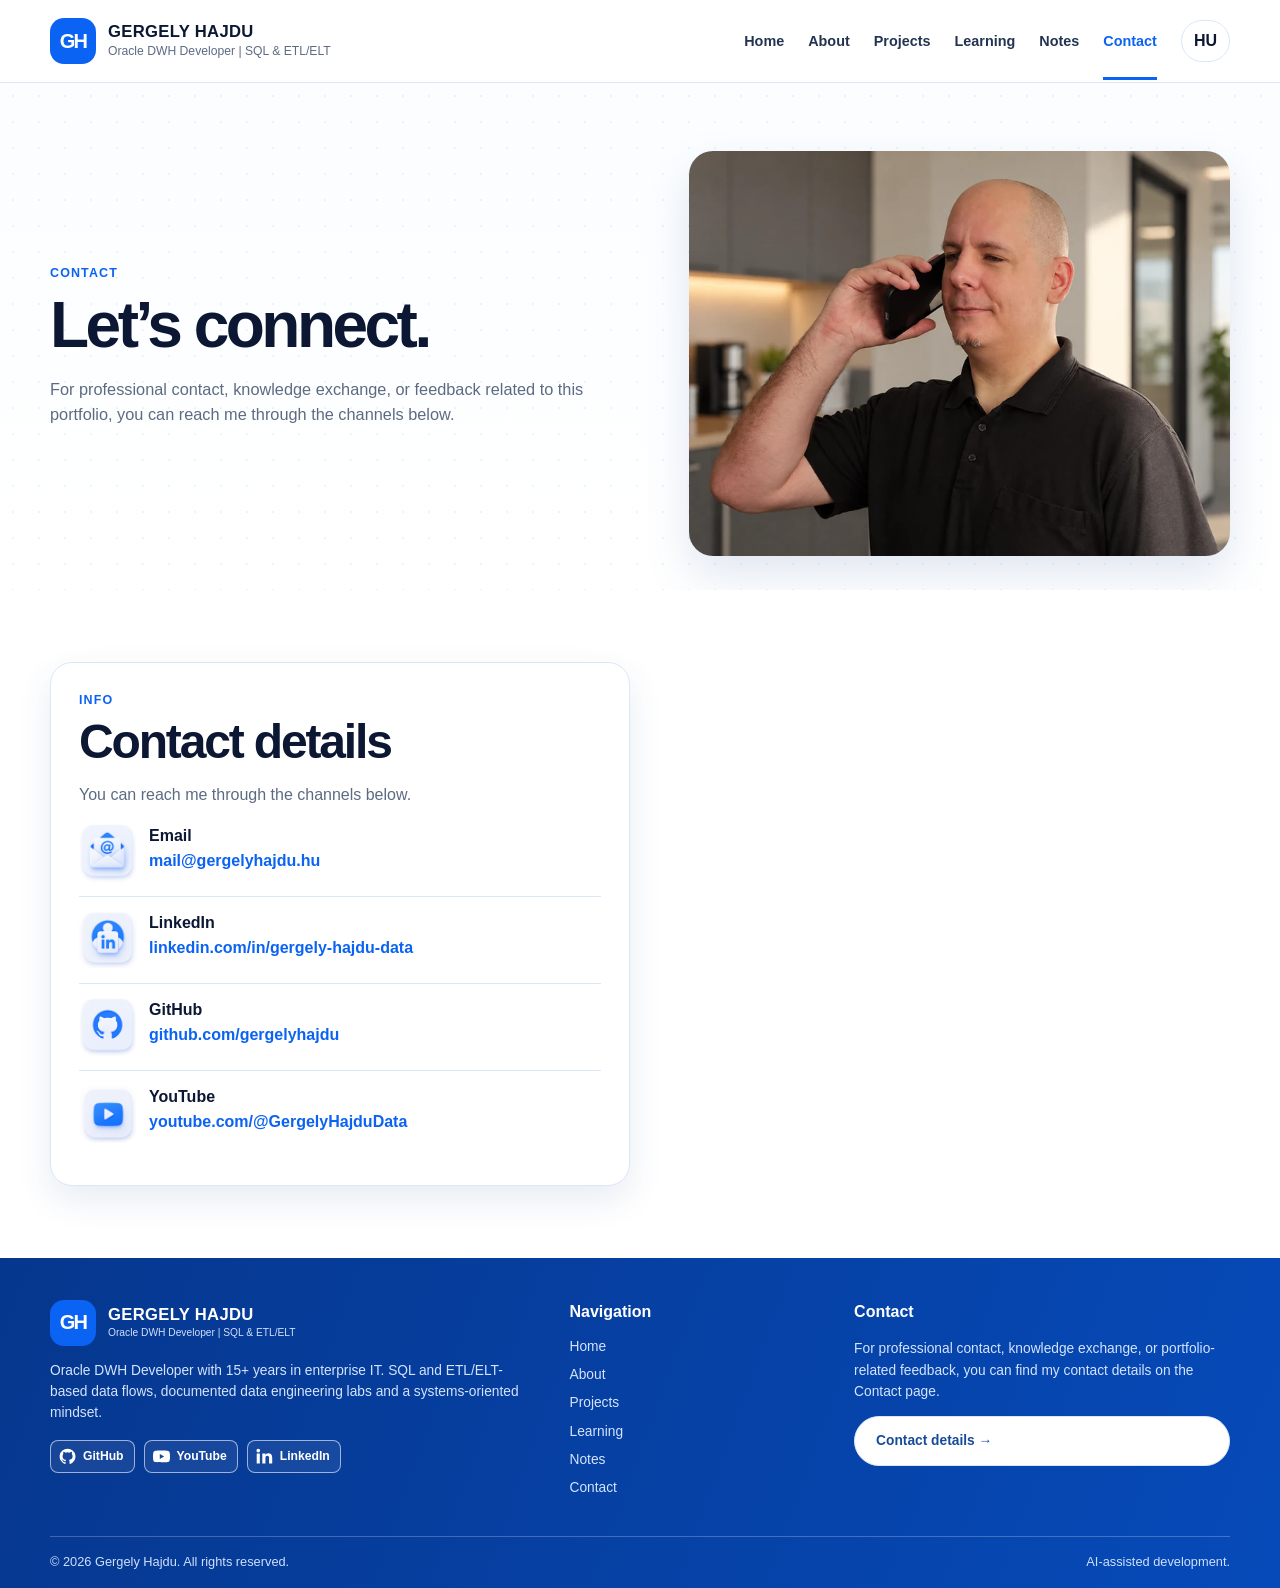
<file: en/contact.html>
<!doctype html>
<html lang="en">
  <head>
    <meta charset="utf-8" />
    <meta content="width=device-width, initial-scale=1" name="viewport" />
    <meta content="#0b63f3" name="theme-color" />
    <meta
      content="Contact details for Gergely Hajdu’s professional portfolio related to SQL, Oracle DWH, ETL/ELT, database and data engineering topics."
      name="description"
    />
    <link href="../favicon.svg" rel="icon" type="image/svg+xml" />
    <link href="../favicon.ico" rel="icon" sizes="any" />
    <link href="../favicon-32.png" rel="icon" sizes="32x32" type="image/png" />
    <link href="../favicon-192.png" rel="icon" sizes="192x192" type="image/png" />
    <link href="../apple-touch-icon.png" rel="apple-touch-icon" sizes="180x180" />
    <link href="../assets/css/style.css" rel="stylesheet" />
    <title>Contact | Gergely Hajdu</title>
    <meta property="og:title" content="Contact | Gergely Hajdu" />
    <meta
      property="og:description"
      content="Contact details for Gergely Hajdu’s professional portfolio related to SQL, Oracle DWH, ETL/ELT, database and data engineering topics."
    />
    <meta property="og:type" content="website" />
    <meta property="og:url" content="https://gergelyhajdu.hu/en/contact.html" />
    <meta property="og:image" content="https://gergelyhajdu.hu/assets/img/contact-hero.webp" />
    <meta property="og:image:alt" content="Contact Gergely Hajdu" />
    <meta property="og:site_name" content="Hajdu Gergely" />
    <meta property="og:locale" content="en_US" />
    <meta property="og:locale:alternate" content="hu_HU" />
    <meta name="twitter:card" content="summary_large_image" />
    <meta name="twitter:title" content="Contact | Gergely Hajdu" />
    <meta
      name="twitter:description"
      content="Contact details for Gergely Hajdu’s professional portfolio related to SQL, Oracle DWH, ETL/ELT, database and data engineering topics."
    />
    <meta name="twitter:image" content="https://gergelyhajdu.hu/assets/img/contact-hero.webp" />
    <meta name="twitter:image:alt" content="Contact Gergely Hajdu" />
    <link rel="canonical" href="https://gergelyhajdu.hu/en/contact.html" />
    <link rel="alternate" hreflang="hu" href="https://gergelyhajdu.hu/hu/contact.html" />
    <link rel="alternate" hreflang="en" href="https://gergelyhajdu.hu/en/contact.html" />
    <link rel="alternate" hreflang="x-default" href="https://gergelyhajdu.hu/" />
  </head>
  <body>
    <header class="site-header">
      <div class="container header-inner">
        <a class="brand" href="index.html">
          <span class="brand-mark"> GH </span>
          <span>
            <span class="brand-name"> GERGELY HAJDU </span>
            <span class="brand-sub"> Oracle DWH Developer | SQL & ETL/ELT </span>
          </span>
        </a>
        <nav class="nav" data-nav="">
          <a class="" href="index.html"> Home </a>
          <a class="" href="about.html"> About </a>
          <a class="" href="projects.html"> Projects </a>
          <a class="" href="learning.html"> Learning </a>
          <a class="" href="notes.html"> Notes </a>
          <a class="active" href="contact.html"> Contact </a>
        </nav>
        <div class="header-actions">
          <a class="lang-link" href="../hu/contact.html"> HU </a>
          <button aria-expanded="false" aria-label="Menu" class="menu-btn" data-menu="" type="button">☰</button>
        </div>
      </div>
    </header>
    <main>
      <section class="page-hero">
        <div class="container page-hero-grid">
          <div>
            <div class="eyebrow">Contact</div>
            <h1>Let’s connect.</h1>
            <p>
              For professional contact, knowledge exchange, or feedback related to this portfolio, you can reach me
              through the channels below.
            </p>
          </div>
          <div class="page-hero-art">
            <img alt="" src="../assets/img/contact-hero.webp" width="768" height="576" decoding="async" />
          </div>
        </div>
      </section>
      <section class="section">
        <div class="container contact-grid">
          <aside class="card info-card">
            <div class="eyebrow">Info</div>
            <h2>Contact details</h2>
            <p class="muted">You can reach me through the channels below.</p>
            <div class="info-list">
              <div class="info-row">
                <span class="contact-icon">
                  <img
                    alt="Email icon"
                    src="../assets/img/contact/email.webp"
                    width="128"
                    height="128"
                    decoding="async"
                    loading="lazy"
                  />
                </span>
                <div>
                  <strong> Email </strong>
                  <br />
                  <span id="email-link"></span>
                  <script>
                    var emailAddressN = "mail";
                    var emailAddressD = "gergelyhajdu.hu";
                    var emailAddress = emailAddressN + "@" + emailAddressD;
                    var emailLink = document.createElement("a");
                    emailLink.href = "mailto:" + emailAddress;
                    emailLink.textContent = emailAddress;
                    emailLink.className = "text-decoration-none";
                    document.getElementById("email-link").appendChild(emailLink);
                  </script>
                </div>
              </div>
              <div class="info-row">
                <span class="contact-icon">
                  <img
                    alt="LinkedIn icon"
                    src="../assets/img/contact/linkedin.webp"
                    width="128"
                    height="128"
                    decoding="async"
                    loading="lazy"
                  />
                </span>
                <div>
                  <strong> LinkedIn </strong>
                  <br />
                  <a href="https://www.linkedin.com/in/gergely-hajdu-data/" rel="noopener" target="_blank">
                    linkedin.com/in/gergely-hajdu-data
                  </a>
                </div>
              </div>
              <div class="info-row">
                <span class="contact-icon">
                  <img
                    alt="GitHub icon"
                    src="../assets/img/contact/github.webp"
                    width="128"
                    height="128"
                    decoding="async"
                    loading="lazy"
                  />
                </span>
                <div>
                  <strong> GitHub </strong>
                  <br />
                  <a href="https://github.com/gergelyhajdu" rel="noopener" target="_blank">
                    github.com/gergelyhajdu
                  </a>
                </div>
              </div>
              <div class="info-row">
                <span class="contact-icon">
                  <img
                    alt="YouTube icon"
                    src="../assets/img/contact/youtube.webp"
                    width="128"
                    height="128"
                    decoding="async"
                    loading="lazy"
                  />
                </span>
                <div>
                  <strong> YouTube </strong>
                  <br />
                  <a href="https://www.youtube.com/@GergelyHajduData" rel="noopener" target="_blank">
                    youtube.com/@GergelyHajduData
                  </a>
                </div>
              </div>
            </div>
          </aside>
        </div>
      </section>
    </main>
    <footer class="footer">
      <div class="container">
        <div class="footer-grid">
          <div>
            <div class="brand">
              <span class="brand-mark"> GH </span>
              <span>
                <span class="brand-name"> GERGELY HAJDU </span>
                <span class="brand-sub"> Oracle DWH Developer | SQL & ETL/ELT </span>
              </span>
            </div>
            <p>
              Oracle DWH Developer with 15+ years in enterprise IT. SQL and ETL/ELT-based data flows, documented data
              engineering labs and a systems-oriented mindset.
            </p>
            <div class="social-row">
              <a
                aria-label="GitHub"
                class="social-btn"
                href="https://github.com/gergelyhajdu"
                rel="noopener"
                target="_blank"
              >
                <img
                  alt=""
                  src="../assets/img/social/github.svg"
                  width="24"
                  height="24"
                  decoding="async"
                  loading="lazy"
                />
                <span> GitHub </span>
              </a>
              <a
                aria-label="YouTube"
                class="social-btn"
                href="https://www.youtube.com/@GergelyHajduData"
                rel="noopener"
                target="_blank"
              >
                <img
                  alt=""
                  src="../assets/img/social/youtube.svg"
                  width="24"
                  height="24"
                  decoding="async"
                  loading="lazy"
                />
                <span> YouTube </span>
              </a>
              <a
                aria-label="LinkedIn"
                class="social-btn"
                href="https://www.linkedin.com/in/gergely-hajdu-data/"
                rel="noopener"
                target="_blank"
              >
                <img
                  alt=""
                  src="../assets/img/social/linkedin.svg"
                  width="24"
                  height="24"
                  decoding="async"
                  loading="lazy"
                />
                <span> LinkedIn </span>
              </a>
            </div>
          </div>
          <div>
            <h4>Navigation</h4>
            <a href="index.html"> Home </a>
            <a href="about.html"> About </a>
            <a href="projects.html"> Projects </a>
            <a href="learning.html"> Learning </a>
            <a href="notes.html"> Notes </a>
            <a href="contact.html"> Contact </a>
          </div>
          <div>
            <h4>Contact</h4>
            <p>For professional contact, knowledge exchange, or portfolio-related feedback, you can find my contact details on the Contact page.</p>
            <a class="btn btn-secondary" href="contact.html"> Contact details → </a>
          </div>
        </div>
        <div class="footer-bottom">
          <span> © 2026 Gergely Hajdu. All rights reserved. </span>
          <span> AI-assisted development. </span>
        </div>
      </div>
    </footer>
    <button aria-label="Back to top" class="back-to-top" data-back-to-top="" type="button">↑</button>
    <script src="../assets/js/site.js"></script>
  </body>
</html>
</file>
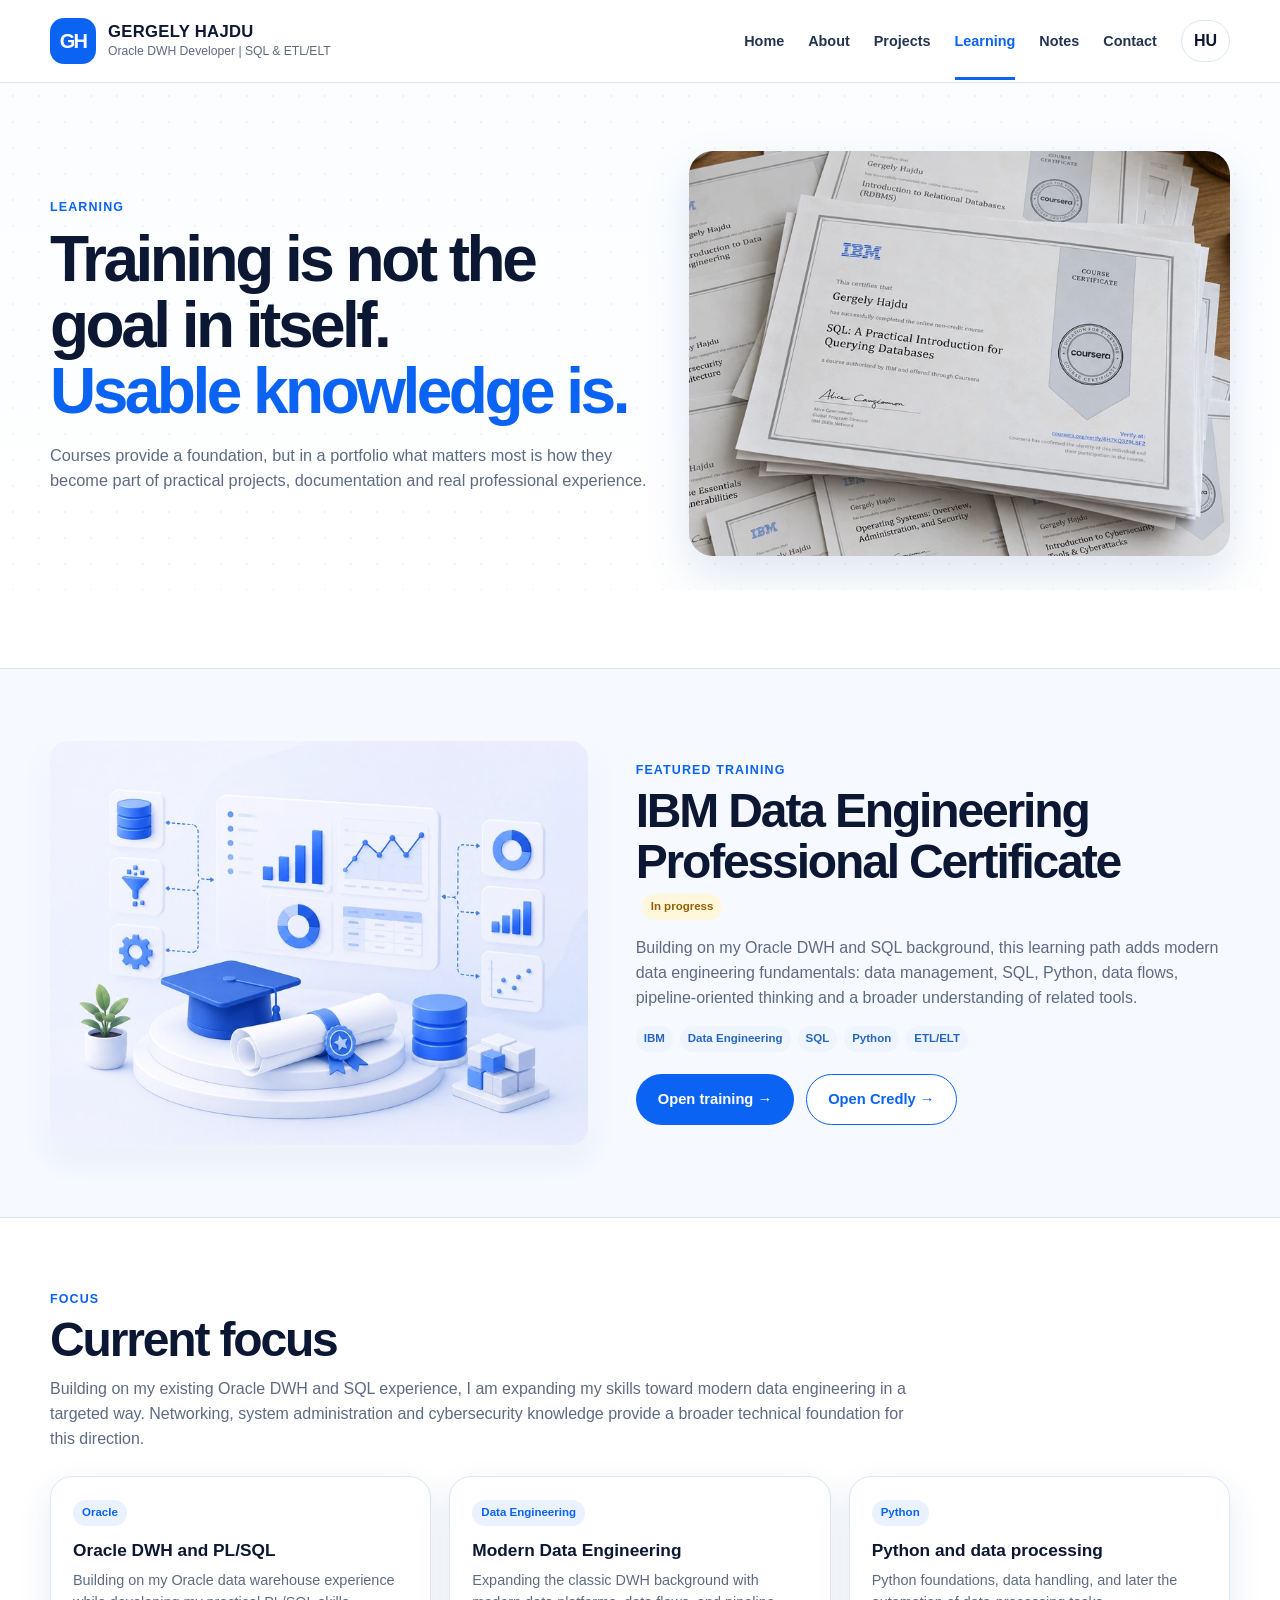
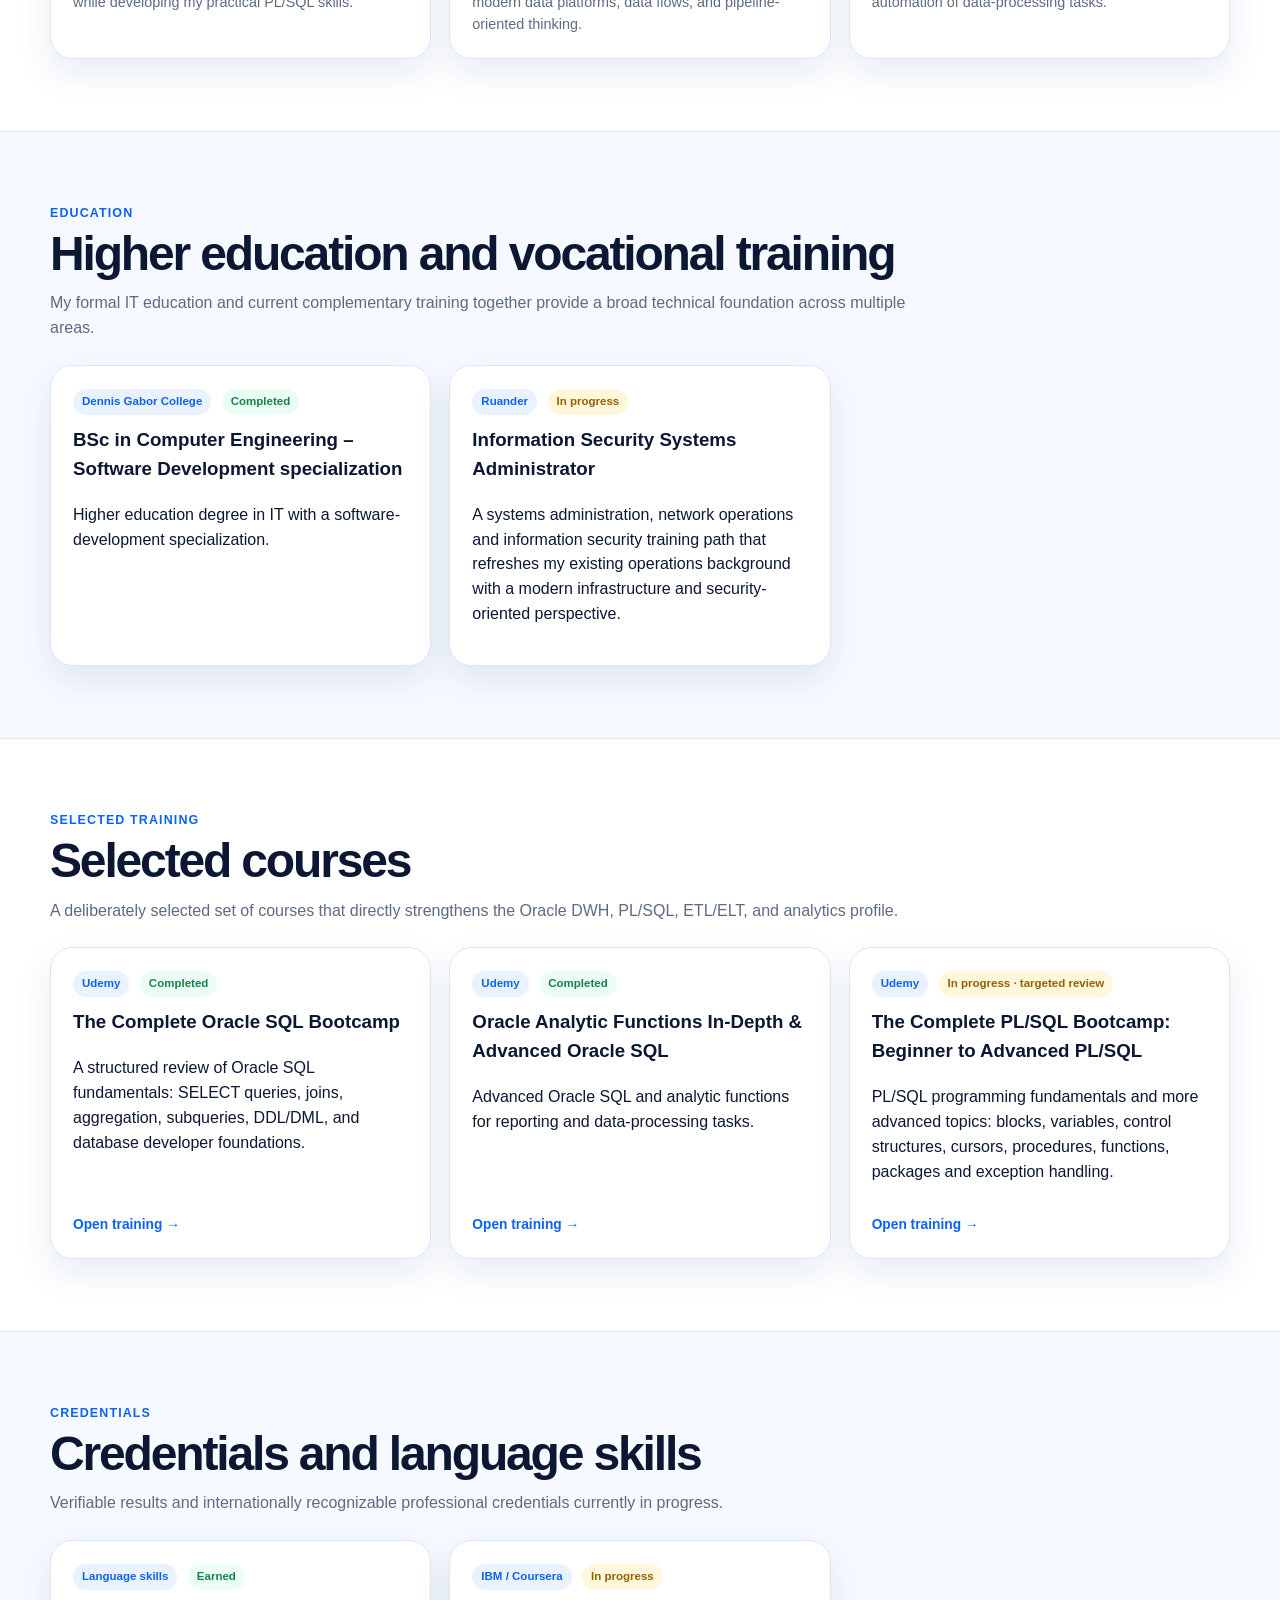
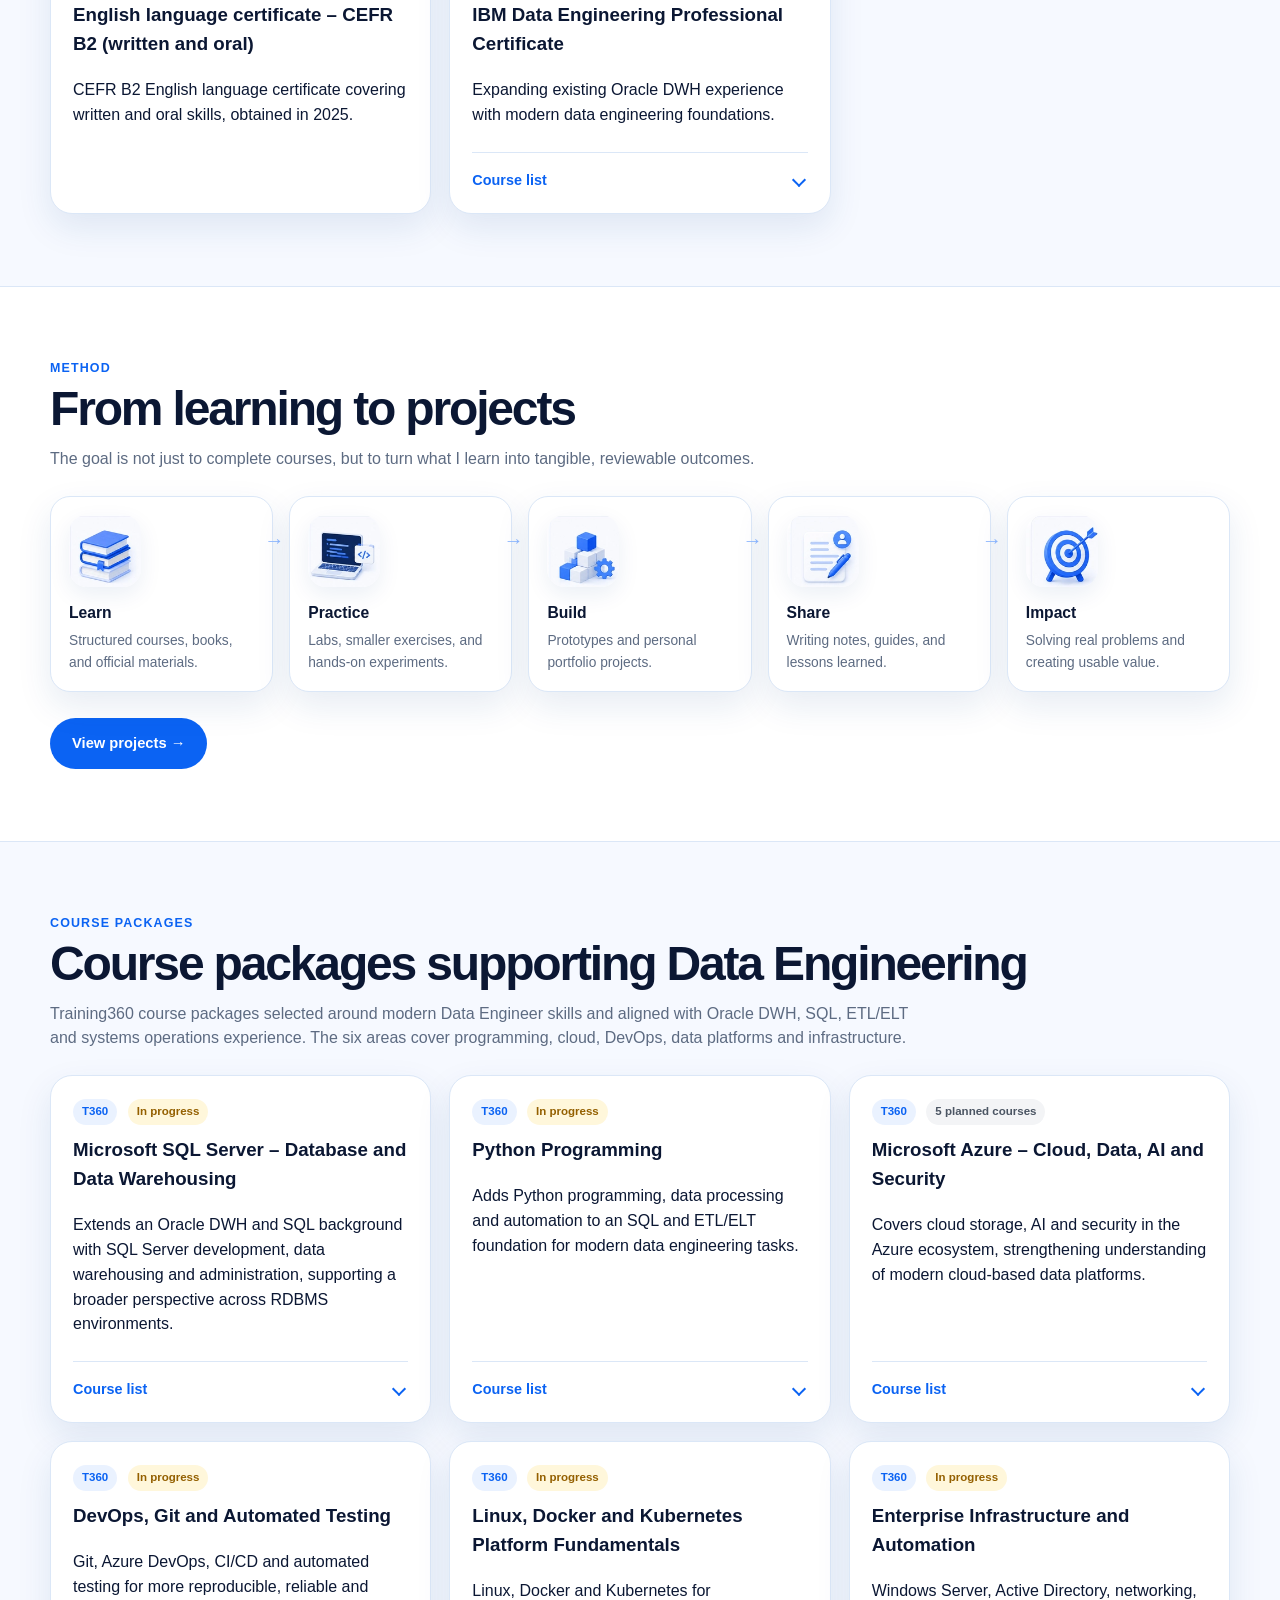
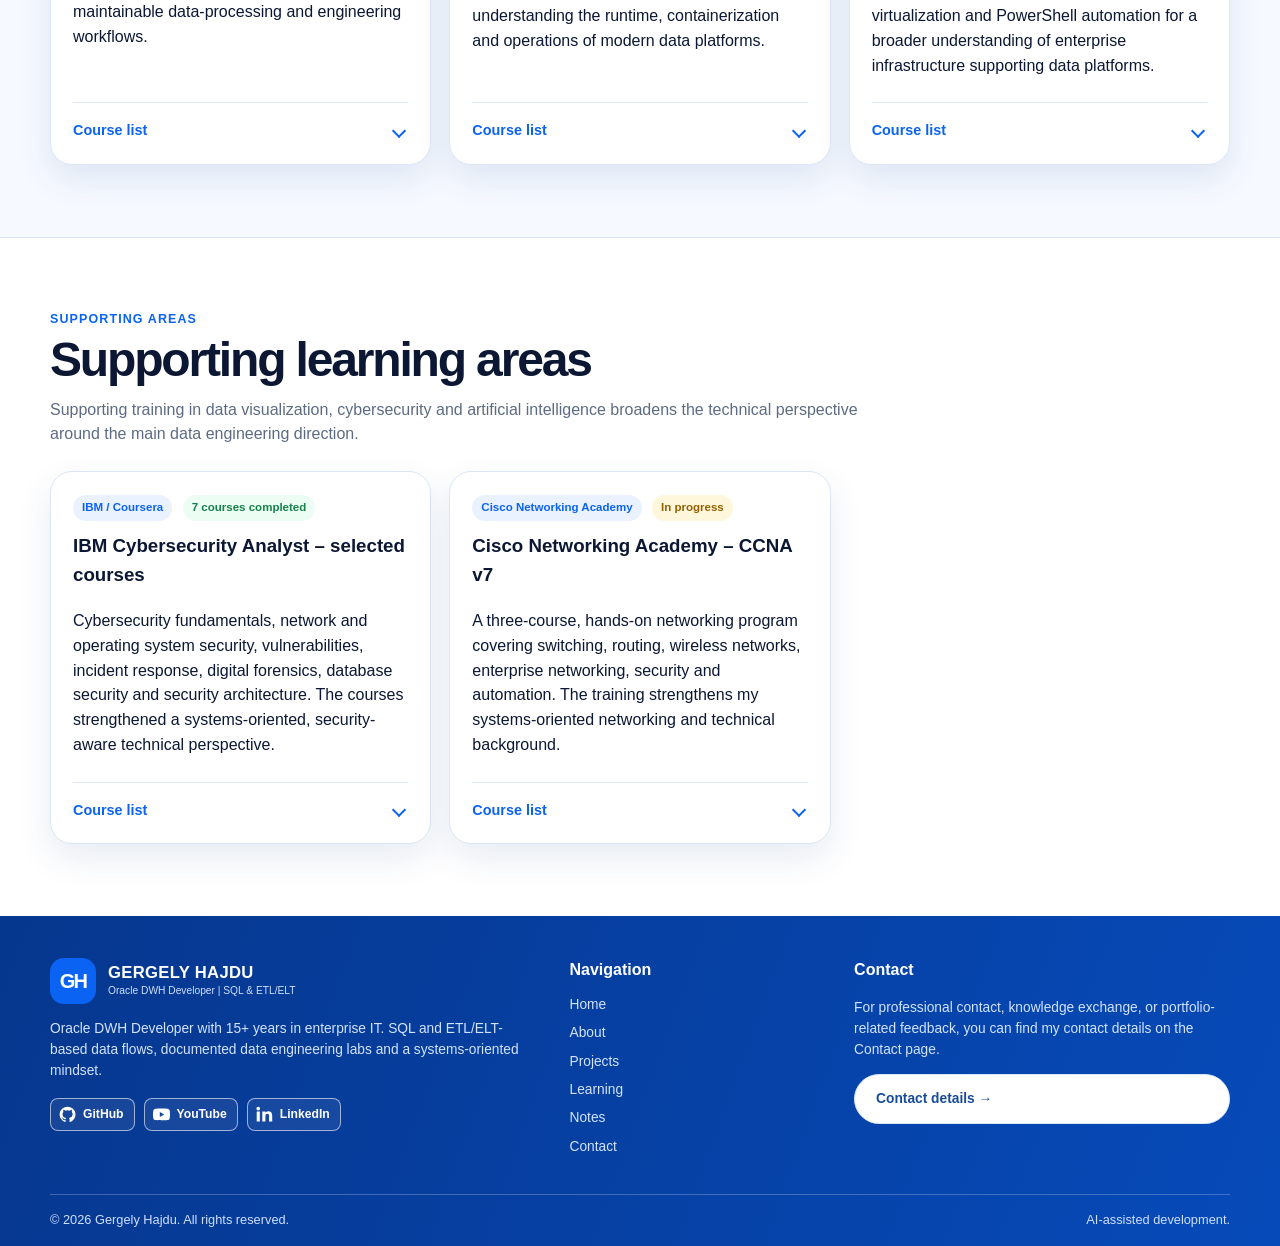
<file: en/learning.html>
<!doctype html>

<html lang="en">
  <head>
    <meta charset="utf-8" />
    <meta content="width=device-width, initial-scale=1" name="viewport" />
    <meta content="#0b63f3" name="theme-color" />
    <meta
      content="Selected training and learning directions in Oracle SQL, PL/SQL, data engineering, data visualization, cybersecurity and related technologies."
      name="description"
    />
    <link href="../favicon.svg" rel="icon" type="image/svg+xml" />
    <link href="../favicon.ico" rel="icon" sizes="any" />
    <link href="../favicon-32.png" rel="icon" sizes="32x32" type="image/png" />
    <link href="../favicon-192.png" rel="icon" sizes="192x192" type="image/png" />
    <link href="../apple-touch-icon.png" rel="apple-touch-icon" sizes="180x180" />
    <link href="../assets/css/style.css" rel="stylesheet" />
    <title>Learning | Gergely Hajdu</title>
    <meta property="og:title" content="Learning | Gergely Hajdu" />
    <meta
      property="og:description"
      content="Selected training and learning directions in Oracle SQL, PL/SQL, data engineering, data visualization, cybersecurity and related technologies."
    />
    <meta property="og:type" content="website" />
    <meta property="og:url" content="https://gergelyhajdu.hu/en/learning.html" />
    <meta property="og:image" content="https://gergelyhajdu.hu/assets/img/learning-hero.webp" />
    <meta property="og:image:alt" content="Gergely Hajdu learning and training directions" />
    <meta property="og:site_name" content="Hajdu Gergely" />
    <meta property="og:locale" content="en_US" />
    <meta property="og:locale:alternate" content="hu_HU" />
    <meta name="twitter:card" content="summary_large_image" />
    <meta name="twitter:title" content="Learning | Gergely Hajdu" />
    <meta
      name="twitter:description"
      content="Selected training and learning directions in Oracle SQL, PL/SQL, data engineering, data visualization, cybersecurity and related technologies."
    />
    <meta name="twitter:image" content="https://gergelyhajdu.hu/assets/img/learning-hero.webp" />
    <meta name="twitter:image:alt" content="Gergely Hajdu learning and training directions" />
    <link rel="canonical" href="https://gergelyhajdu.hu/en/learning.html" />
    <link rel="alternate" hreflang="hu" href="https://gergelyhajdu.hu/hu/learning.html" />
    <link rel="alternate" hreflang="en" href="https://gergelyhajdu.hu/en/learning.html" />
    <link rel="alternate" hreflang="x-default" href="https://gergelyhajdu.hu/" />
  </head>
  <body>
    <header class="site-header">
      <div class="container header-inner">
        <a class="brand" href="index.html">
          <span class="brand-mark"> GH </span>
          <span>
            <span class="brand-name"> GERGELY HAJDU </span>
            <span class="brand-sub"> Oracle DWH Developer | SQL &amp; ETL/ELT </span>
          </span>
        </a>
        <nav class="nav" data-nav="">
          <a class="" href="index.html"> Home </a>
          <a class="" href="about.html"> About </a>
          <a class="" href="projects.html"> Projects </a>
          <a class="active" href="learning.html"> Learning </a>
          <a class="" href="notes.html"> Notes </a>
          <a class="" href="contact.html"> Contact </a>
        </nav>
        <div class="header-actions">
          <a class="lang-link" href="../hu/learning.html"> HU </a>
          <button aria-expanded="false" aria-label="Menu" class="menu-btn" data-menu="" type="button">☰</button>
        </div>
      </div>
    </header>
    <main>
      <section class="page-hero">
        <div class="container page-hero-grid">
          <div>
            <div class="eyebrow">Learning</div>
            <h1>
              Training is not the goal in itself.
              <br />
              <span class="accent"> Usable knowledge is. </span>
            </h1>
            <p>
              Courses provide a foundation, but in a portfolio what matters most is how they become part of practical
              projects, documentation and real professional experience.
            </p>
          </div>
          <div class="page-hero-art">
            <img alt="" src="../assets/img/learning-hero.webp" width="768" height="576" decoding="async" />
          </div>
        </div>
      </section>
      <section class="section section-soft notes-featured-section learning-featured-section">
        <div class="container">
          <div class="split">
            <div>
              <img
                alt="Featured training illustration"
                src="../assets/img/learning/featured-ibm-data-engineering.webp"
                width="768"
                height="576"
                decoding="async"
                loading="lazy"
              />
            </div>
            <div>
              <div class="eyebrow notes-featured-eyebrow">Featured training</div>
              <h2>IBM Data Engineering Professional Certificate</h2>
              <span class="tag status private"> In progress </span>
              <p class="section-copy">
                Building on my Oracle DWH and SQL background, this learning path adds modern data engineering
                fundamentals: data management, SQL, Python, data flows, pipeline-oriented thinking and a broader
                understanding of related tools.
              </p>
              <div class="chip-row">
                <span class="chip"> IBM </span>
                <span class="chip"> Data Engineering </span>
                <span class="chip"> SQL </span>
                <span class="chip"> Python </span>
                <span class="chip"> ETL/ELT </span>
              </div>
              <div class="cta-row">
                <a
                  class="btn btn-primary"
                  href="https://www.coursera.org/professional-certificates/ibm-data-engineer"
                  rel="noopener"
                  target="_blank"
                >
                  Open training →
                </a>
                <a
                  class="btn btn-secondary"
                  href="https://www.credly.com/users/gergelyhajdu"
                  rel="noopener"
                  target="_blank"
                >
                  Open Credly →
                </a>
              </div>
            </div>
          </div>
        </div>
      </section>
      <section class="section">
        <div class="container">
          <div class="section-head section-head-stack">
            <div>
              <div class="eyebrow">Focus</div>
              <h2>Current focus</h2>
            </div>
            <p class="section-copy">
              Building on my existing Oracle DWH and SQL experience, I am expanding my skills toward modern data
              engineering in a targeted way. Networking, system administration and cybersecurity knowledge provide a
              broader technical foundation for this direction.
            </p>
          </div>
          <div class="card-grid focus-grid">
            <article class="card focus-card">
              <span class="tag"> Oracle </span>
              <h3>Oracle DWH and PL/SQL</h3>
              <p>
                Building on my Oracle data warehouse experience while developing my practical PL/SQL skills.
              </p>
            </article>
            <article class="card focus-card">
              <span class="tag"> Data Engineering </span>
              <h3>Modern Data Engineering</h3>
              <p>
                Expanding the classic DWH background with modern data platforms, data flows, and pipeline-oriented
                thinking.
              </p>
            </article>
            <article class="card focus-card">
              <span class="tag"> Python </span>
              <h3>Python and data processing</h3>
              <p>Python foundations, data handling, and later the automation of data-processing tasks.</p>
            </article>
          </div>
        </div>
      </section>
      <section class="section section-soft">
        <div class="container">
          <div class="section-head section-head-stack">
            <div>
              <div class="eyebrow">Education</div>
              <h2>Higher education and vocational training</h2>
            </div>
            <p class="section-copy">
              My formal IT education and current complementary training together provide a broad technical foundation
              across multiple areas.
            </p>
          </div>
          <div class="card-grid learning-grid">
            <article class="card learning-card">
              <span>
                <span class="tag"> Dennis Gabor College </span>
                <span class="tag status"> Completed </span>
              </span>
              <h3>BSc in Computer Engineering – Software Development specialization</h3>
              <p>Higher education degree in IT with a software-development specialization.</p>
            </article>
            <article class="card learning-card">
              <span>
                <span class="tag"> Ruander </span>
                <span class="tag status private"> In progress </span>
              </span>
              <h3>Information Security Systems Administrator</h3>
              <p>
                A systems administration, network operations and information security training path that refreshes my
                existing operations background with a modern infrastructure and security-oriented perspective.
              </p>
            </article>
          </div>
        </div>
      </section>
      <section class="section">
        <div class="container">
          <div class="section-head section-head-stack">
            <div>
              <div class="eyebrow">Selected training</div>
              <h2>Selected courses</h2>
            </div>
            <p class="section-copy">
              A deliberately selected set of courses that directly strengthens the Oracle DWH, PL/SQL, ETL/ELT, and
              analytics profile.
            </p>
          </div>
          <div class="card-grid learning-grid">
            <article class="card learning-card">
              <span>
                <span class="tag"> Udemy </span>
                <span class="tag status"> Completed </span>
              </span>
              <h3>The Complete Oracle SQL Bootcamp</h3>
              <p>
                A structured review of Oracle SQL fundamentals: SELECT queries, joins, aggregation, subqueries, DDL/DML,
                and database developer foundations.
              </p>
              <a
                class="card-link"
                href="https://www.udemy.com/course/oracle-sql-12c-become-an-sql-developer-with-subtitle"
                rel="noopener"
                target="_blank"
              >
                Open training →
              </a>
            </article>
            <article class="card learning-card">
              <span>
                <span class="tag"> Udemy </span>
                <span class="tag status"> Completed </span>
              </span>
              <h3>Oracle Analytic Functions In-Depth &amp; Advanced Oracle SQL</h3>
              <p>Advanced Oracle SQL and analytic functions for reporting and data-processing tasks.</p>
              <a
                class="card-link"
                href="https://www.udemy.com/course/oracle-analytic-functions-in-depth"
                rel="noopener"
                target="_blank"
              >
                Open training →
              </a>
            </article>
            <article class="card learning-card">
              <span>
                <span class="tag"> Udemy </span>
                <span class="tag status private"> In progress · targeted review </span>
              </span>
              <h3>The Complete PL/SQL Bootcamp: Beginner to Advanced PL/SQL</h3>
              <p>
                PL/SQL programming fundamentals and more advanced topics: blocks, variables, control structures,
                cursors, procedures, functions, packages and exception handling.
              </p>
              <a
                class="card-link"
                href="https://www.udemy.com/course/plsql-beginner-to-advanced-become-a-perfect-plsql-developer"
                rel="noopener"
                target="_blank"
              >
                Open training →
              </a>
            </article>
          </div>
        </div>
      </section>
      <section class="section section-soft">
        <div class="container">
          <div class="section-head section-head-stack">
            <div>
              <div class="eyebrow">Credentials</div>
              <h2>Credentials and language skills</h2>
            </div>
            <p class="section-copy">
              Verifiable results and internationally recognizable professional credentials currently in progress.
            </p>
          </div>
          <div class="card-grid learning-grid">
            <article class="card learning-card">
              <span>
                <span class="tag"> Language skills </span>
                <span class="tag status"> Earned </span>
              </span>
              <h3>English language certificate – CEFR B2 (written and oral)</h3>
              <p>CEFR B2 English language certificate covering written and oral skills, obtained in 2025.</p>
            </article>
            <article class="card learning-card">
              <span>
                <span class="tag"> IBM / Coursera </span>
                <span class="tag status private"> In progress </span>
              </span>
              <h3>IBM Data Engineering Professional Certificate</h3>
              <p>Expanding existing Oracle DWH experience with modern data engineering foundations.</p>
              <details class="learning-course-details">
                <summary>Course list</summary>
                <ul class="learning-course-list">
                  <li class="course-completed">Introduction to Data Engineering</li>
                  <li>Python for Data Science, AI &amp; Development</li>
                  <li>Python Project for Data Engineering</li>
                  <li>Introduction to Relational Databases (RDBMS)</li>
                  <li>Databases and SQL for Data Science with Python</li>
                  <li>Hands-on Introduction to Linux Commands and Shell Scripting</li>
                  <li>Relational Database Administration (DBA)</li>
                  <li>ETL and Data Pipelines with Shell, Airflow and Kafka</li>
                  <li>Data Warehouse Fundamentals</li>
                  <li>BI Dashboards with IBM Cognos Analytics and Google Looker</li>
                  <li>Introduction to NoSQL Databases</li>
                  <li>Introduction to Big Data with Spark and Hadoop</li>
                  <li>Machine Learning with Apache Spark</li>
                  <li>Data Engineering Capstone Project</li>
                  <li>Generative AI: Elevate your Data Engineering Career</li>
                  <li>Data Engineering Career Guide and Interview Preparation</li>
                </ul>
              </details>
            </article>
          </div>
        </div>
      </section>
      <section class="section">
        <div class="container">
          <div class="section-head section-head-stack">
            <div>
              <div class="eyebrow">Method</div>
              <h2>From learning to projects</h2>
            </div>
            <p class="section-copy">
              The goal is not just to complete courses, but to turn what I learn into tangible, reviewable outcomes.
            </p>
          </div>
          <div class="approach approach-cards">
            <div class="step">
              <span class="approach-icon">
                <img
                  alt="Learn"
                  src="../assets/img/learning/learn-structure.webp"
                  width="128"
                  height="128"
                  decoding="async"
                  loading="lazy"
                />
              </span>
              <div>
                <strong> Learn </strong>
                <p>Structured courses, books, and official materials.</p>
              </div>
            </div>
            <div class="step">
              <span class="approach-icon">
                <img
                  alt="Practice"
                  src="../assets/img/learning/learn-practice.webp"
                  width="128"
                  height="128"
                  decoding="async"
                  loading="lazy"
                />
              </span>
              <div>
                <strong> Practice </strong>
                <p>Labs, smaller exercises, and hands-on experiments.</p>
              </div>
            </div>
            <div class="step">
              <span class="approach-icon">
                <img
                  alt="Build"
                  src="../assets/img/learning/learn-build.webp"
                  width="128"
                  height="128"
                  decoding="async"
                  loading="lazy"
                />
              </span>
              <div>
                <strong> Build </strong>
                <p>Prototypes and personal portfolio projects.</p>
              </div>
            </div>
            <div class="step">
              <span class="approach-icon">
                <img
                  alt="Share"
                  src="../assets/img/learning/learn-share.webp"
                  width="128"
                  height="128"
                  decoding="async"
                  loading="lazy"
                />
              </span>
              <div>
                <strong> Share </strong>
                <p>Writing notes, guides, and lessons learned.</p>
              </div>
            </div>
            <div class="step">
              <span class="approach-icon">
                <img
                  alt="Impact"
                  src="../assets/img/learning/learn-impact.webp"
                  width="128"
                  height="128"
                  decoding="async"
                  loading="lazy"
                />
              </span>
              <div>
                <strong> Impact </strong>
                <p>Solving real problems and creating usable value.</p>
              </div>
            </div>
          </div>
          <div class="cta-row">
            <a class="btn btn-primary" href="projects.html"> View projects → </a>
          </div>
        </div>
      </section>
      <section class="section section-soft">
        <div class="container">
          <div class="section-head section-head-stack">
            <div>
              <div class="eyebrow">Course packages</div>
              <h2>Course packages supporting Data Engineering</h2>
            </div>
            <p class="section-copy">
              Training360 course packages selected around modern Data Engineer skills and aligned with Oracle DWH, SQL,
              ETL/ELT and systems operations experience. The six areas cover programming, cloud, DevOps, data platforms
              and infrastructure.
            </p>
          </div>
          <div class="card-grid learning-grid">
            <article class="card learning-card">
              <span>
                <span class="tag"> T360 </span>
                <span class="tag status private"> In progress </span>
              </span>
              <h3>Microsoft SQL Server – Database and Data Warehousing</h3>
              <p>
                Extends an Oracle DWH and SQL background with SQL Server development, data warehousing and administration,
                supporting a broader perspective across RDBMS environments.
              </p>
              <details class="learning-course-details">
                <summary>Course list</summary>
                <ul class="learning-course-list">
                  <li class="course-completed">SQL Server Data Warehouse</li>
                  <li>SQL Server Programming Fundamentals</li>
                  <li>Introduction to SQL Server</li>
                  <li class="course-completed">Microsoft SQL Server 2017</li>
                </ul>
              </details>
            </article>
            <article class="card learning-card">
              <span>
                <span class="tag"> T360 </span>
                <span class="tag status private"> In progress </span>
              </span>
              <h3>Python Programming</h3>
              <p>
                Adds Python programming, data processing and automation to an SQL and ETL/ELT foundation for modern data
                engineering tasks.
              </p>
              <details class="learning-course-details">
                <summary>Course list</summary>
                <ul class="learning-course-list">
                  <li>Advanced Python</li>
                  <li class="course-completed">Python Fundamentals</li>
                </ul>
              </details>
            </article>
            <article class="card learning-card">
              <span>
                <span class="tag"> T360 </span>
                <span class="tag status planned"> 5 planned courses </span>
              </span>
              <h3>Microsoft Azure – Cloud, Data, AI and Security</h3>
              <p>
                Covers cloud storage, AI and security in the Azure ecosystem, strengthening understanding of modern
                cloud-based data platforms.
              </p>
              <details class="learning-course-details">
                <summary>Course list</summary>
                <ul class="learning-course-list">
                  <li>Azure Storage Account</li>
                  <li>Azure AI</li>
                  <li>Microsoft Azure Security Technologies and Solutions</li>
                  <li>Microsoft Azure General Fundamentals</li>
                  <li>Microsoft Azure Fundamentals</li>
                </ul>
              </details>
            </article>
            <article class="card learning-card">
              <span>
                <span class="tag"> T360 </span>
                <span class="tag status private"> In progress </span>
              </span>
              <h3>DevOps, Git and Automated Testing</h3>
              <p>
                Git, Azure DevOps, CI/CD and automated testing for more reproducible, reliable and maintainable
                data-processing and engineering workflows.
              </p>
              <details class="learning-course-details">
                <summary>Course list</summary>
                <ul class="learning-course-list">
                  <li>Azure DevOps</li>
                  <li class="course-completed">Version Control and Collaboration with Git</li>
                  <li>Automated Testing – Theory and Infrastructure</li>
                  <li>Implementing CI/CD on a Java Project with Tools of Choice</li>
                </ul>
              </details>
            </article>
            <article class="card learning-card">
              <span>
                <span class="tag"> T360 </span>
                <span class="tag status private"> In progress </span>
              </span>
              <h3>Linux, Docker and Kubernetes Platform Fundamentals</h3>
              <p>
                Linux, Docker and Kubernetes for understanding the runtime, containerization and operations of modern
                data platforms.
              </p>
              <details class="learning-course-details">
                <summary>Course list</summary>
                <ul class="learning-course-list">
                  <li>Introduction to Docker</li>
                  <li>Kubernetes Introduction</li>
                  <li>Kubernetes for Developers</li>
                  <li>Kubernetes for Operators</li>
                  <li>Advanced Bash</li>
                  <li>Enterprise Linux Network Management and Advanced Features</li>
                  <li>Enterprise Linux Administration Fundamentals</li>
                  <li class="course-completed">Linux Administration Fundamentals</li>
                </ul>
              </details>
            </article>
            <article class="card learning-card">
              <span>
                <span class="tag"> T360 </span>
                <span class="tag status private"> In progress </span>
              </span>
              <h3>Enterprise Infrastructure and Automation</h3>
              <p>
                Windows Server, Active Directory, networking, virtualization and PowerShell automation for a broader
                understanding of enterprise infrastructure supporting data platforms.
              </p>
              <details class="learning-course-details">
                <summary>Course list</summary>
                <ul class="learning-course-list">
                  <li>PowerShell Fundamentals for Administrators</li>
                  <li>Advanced PowerShell</li>
                  <li class="course-completed">Windows Server 2019</li>
                  <li class="course-completed">Active Directory 2019</li>
                  <li class="course-completed">Active Directory Trust Relationships</li>
                  <li class="course-completed">DNS</li>
                  <li class="course-completed">DHCP</li>
                  <li class="course-completed">Vendor-Neutral Networking Fundamentals</li>
                </ul>
              </details>
            </article>
          </div>
        </div>
      </section>
      <section class="section">
        <div class="container">
          <div class="section-head section-head-stack">
            <div>
              <div class="eyebrow">Supporting areas</div>
              <h2>Supporting learning areas</h2>
            </div>
            <p class="section-copy">
              Supporting training in data visualization, cybersecurity and artificial intelligence broadens the
              technical perspective around the main data engineering direction.
            </p>
          </div>
          <div class="card-grid learning-grid">
            <article class="card learning-card">
              <span>
                <span class="tag"> IBM / Coursera </span>
                <span class="tag status"> 7 courses completed </span>
              </span>
              <h3>IBM Cybersecurity Analyst – selected courses</h3>
              <p>
                Cybersecurity fundamentals, network and operating system security, vulnerabilities, incident response,
                digital forensics, database security and security architecture. The courses strengthened a 
                systems-oriented, security-aware technical perspective.
              </p>
              <details class="learning-course-details">
                <summary>Course list</summary>
                <ul class="learning-course-list">
                  <li class="course-completed">Introduction to Cybersecurity Careers</li>
                  <li class="course-completed">Introduction to Cybersecurity Essentials</li>
                  <li class="course-completed">Introduction to Cybersecurity Tools &amp; Cyberattacks</li>
                  <li class="course-completed">Operating Systems: Overview, Administration, and Security</li>
                  <li class="course-completed">Computer Networks and Network Security</li>
                  <li class="course-completed">Database Essentials and Vulnerabilities</li>
                  <li class="course-completed">Cybersecurity Architecture</li>
                </ul>
              </details>
            </article>
            <article class="card learning-card">
              <span>
                <span class="tag"> Cisco Networking Academy </span>
                <span class="tag status private"> In progress </span>
              </span>
              <h3>Cisco Networking Academy – CCNA v7</h3>
              <p>
                A three-course, hands-on networking program covering switching, routing, wireless networks, enterprise
                networking, security and automation. The training strengthens my systems-oriented networking and
                technical background.
              </p>
              <details class="learning-course-details">
                <summary>Course list</summary>
                <ul class="learning-course-list">
                  <li>CCNA: Introduction to Networks</li>
                  <li>CCNA: Switching, Routing, and Wireless Essentials</li>
                  <li>CCNA: Enterprise Networking, Security, and Automation</li>
                </ul>
              </details>
            </article>
          </div>
        </div>
      </section>
    </main>
    <footer class="footer">
      <div class="container">
        <div class="footer-grid">
          <div>
            <div class="brand">
              <span class="brand-mark"> GH </span>
              <span>
                <span class="brand-name"> GERGELY HAJDU </span>
                <span class="brand-sub"> Oracle DWH Developer | SQL &amp; ETL/ELT </span>
              </span>
            </div>
            <p>
              Oracle DWH Developer with 15+ years in enterprise IT. SQL and ETL/ELT-based data flows, documented data
              engineering labs and a systems-oriented mindset.
            </p>
            <div class="social-row">
              <a
                aria-label="GitHub"
                class="social-btn"
                href="https://github.com/gergelyhajdu"
                rel="noopener"
                target="_blank"
              >
                <img
                  alt=""
                  src="../assets/img/social/github.svg"
                  width="24"
                  height="24"
                  decoding="async"
                  loading="lazy"
                />
                <span> GitHub </span>
              </a>
              <a
                aria-label="YouTube"
                class="social-btn"
                href="https://www.youtube.com/@GergelyHajduData"
                rel="noopener"
                target="_blank"
              >
                <img
                  alt=""
                  src="../assets/img/social/youtube.svg"
                  width="24"
                  height="24"
                  decoding="async"
                  loading="lazy"
                />
                <span> YouTube </span>
              </a>
              <a
                aria-label="LinkedIn"
                class="social-btn"
                href="https://www.linkedin.com/in/gergely-hajdu-data/"
                rel="noopener"
                target="_blank"
              >
                <img
                  alt=""
                  src="../assets/img/social/linkedin.svg"
                  width="24"
                  height="24"
                  decoding="async"
                  loading="lazy"
                />
                <span> LinkedIn </span>
              </a>
            </div>
          </div>
          <div>
            <h4>Navigation</h4>
            <a href="index.html"> Home </a>
            <a href="about.html"> About </a>
            <a href="projects.html"> Projects </a>
            <a href="learning.html"> Learning </a>
            <a href="notes.html"> Notes </a>
            <a href="contact.html"> Contact </a>
          </div>
          <div>
            <h4>Contact</h4>
            <p>For professional contact, knowledge exchange, or portfolio-related feedback, you can find my contact details on the Contact page.</p>
            <a class="btn btn-secondary" href="contact.html"> Contact details → </a>
          </div>
        </div>
        <div class="footer-bottom">
          <span> © 2026 Gergely Hajdu. All rights reserved. </span>
          <span> AI-assisted development. </span>
        </div>
      </div>
    </footer>
    <button aria-label="Back to top" class="back-to-top" data-back-to-top="" type="button">↑</button>
    <script src="../assets/js/learning-course-modal.js"></script>
    <script src="../assets/js/site.js"></script>
  </body>
</html>
</file>
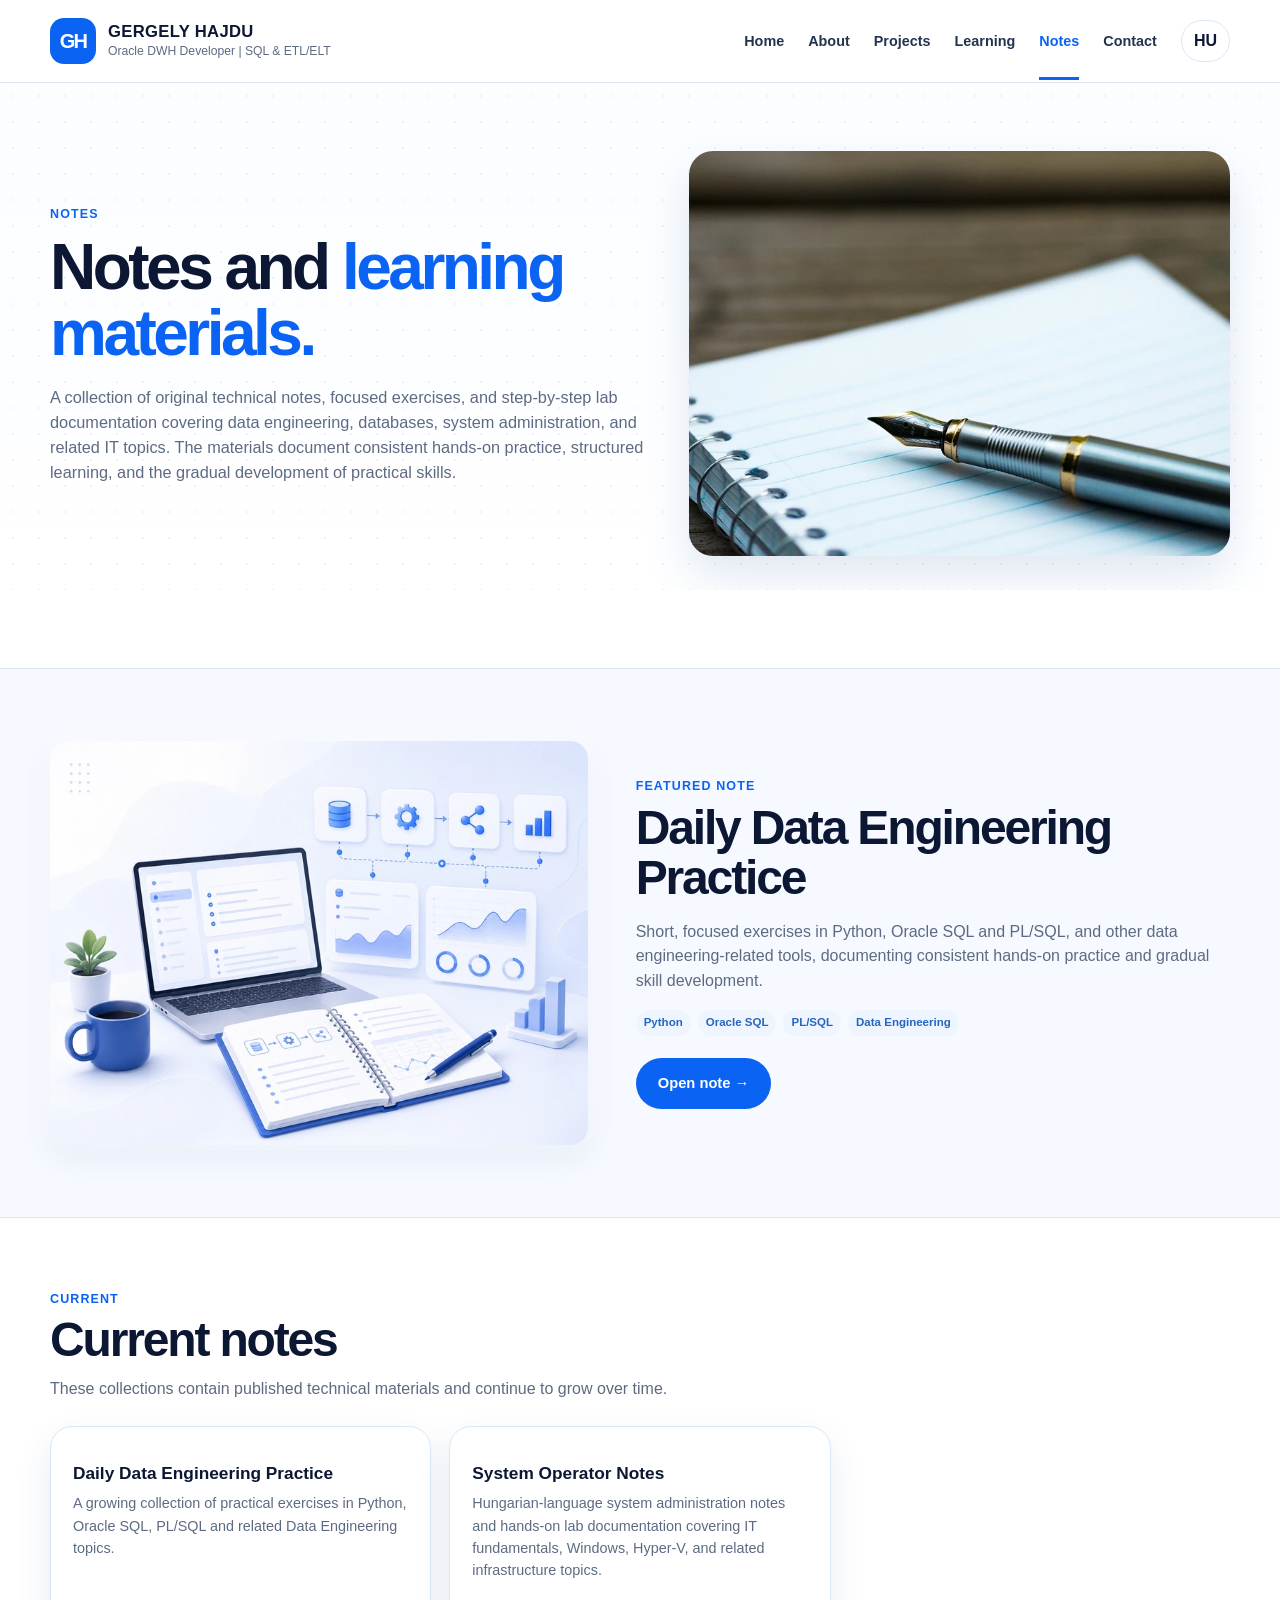
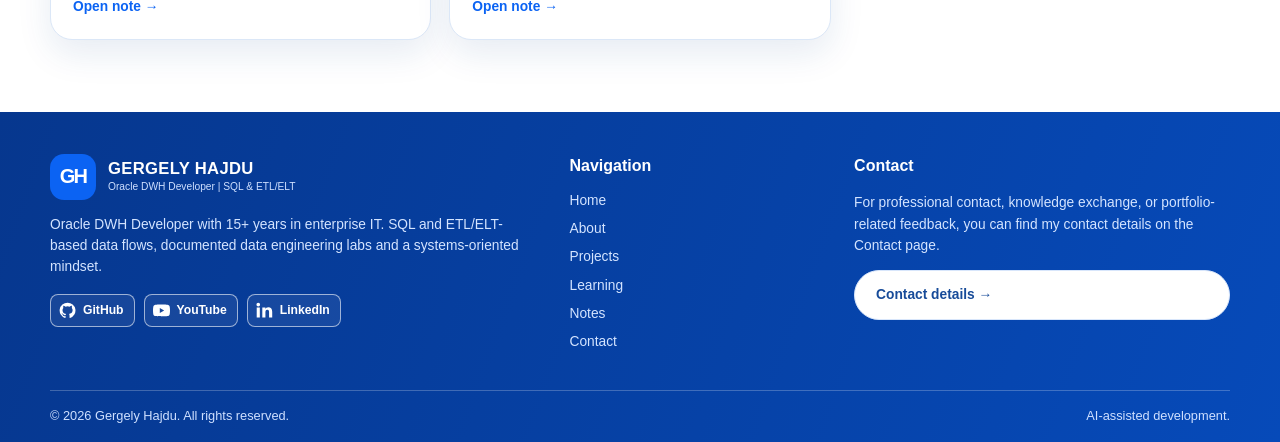
<file: en/notes.html>
<!doctype html>
<html lang="en">
  <head>
    <meta charset="utf-8" />
    <meta content="width=device-width, initial-scale=1" name="viewport" />
    <meta content="#0b63f3" name="theme-color" />
    <meta
      content="Original technical notes, focused exercises, and hands-on lab documentation covering data engineering, databases, and system administration."
      name="description"
    />
    <link href="../favicon.svg" rel="icon" type="image/svg+xml" />
    <link href="../favicon.ico" rel="icon" sizes="any" />
    <link href="../favicon-32.png" rel="icon" sizes="32x32" type="image/png" />
    <link href="../favicon-192.png" rel="icon" sizes="192x192" type="image/png" />
    <link href="../apple-touch-icon.png" rel="apple-touch-icon" sizes="180x180" />
    <link href="../assets/css/style.css" rel="stylesheet" />
    <title>Notes | Gergely Hajdu</title>
    <meta property="og:title" content="Notes | Gergely Hajdu" />
    <meta
      property="og:description"
      content="Original technical notes, focused exercises, and hands-on lab documentation covering data engineering, databases, and system administration."
    />
    <meta property="og:type" content="website" />
    <meta property="og:url" content="https://gergelyhajdu.hu/en/notes.html" />
    <meta property="og:image" content="https://gergelyhajdu.hu/assets/img/notes-hero.webp" />
    <meta property="og:image:alt" content="Gergely Hajdu professional notes" />
    <meta property="og:site_name" content="Hajdu Gergely" />
    <meta property="og:locale" content="en_US" />
    <meta property="og:locale:alternate" content="hu_HU" />
    <meta name="twitter:card" content="summary_large_image" />
    <meta name="twitter:title" content="Notes | Gergely Hajdu" />
    <meta
      name="twitter:description"
      content="Original technical notes, focused exercises, and hands-on lab documentation covering data engineering, databases, and system administration."
    />
    <meta name="twitter:image" content="https://gergelyhajdu.hu/assets/img/notes-hero.webp" />
    <meta name="twitter:image:alt" content="Gergely Hajdu professional notes" />
    <link rel="canonical" href="https://gergelyhajdu.hu/en/notes.html" />
    <link rel="alternate" hreflang="hu" href="https://gergelyhajdu.hu/hu/notes.html" />
    <link rel="alternate" hreflang="en" href="https://gergelyhajdu.hu/en/notes.html" />
    <link rel="alternate" hreflang="x-default" href="https://gergelyhajdu.hu/" />
  </head>
  <body>
    <header class="site-header">
      <div class="container header-inner">
        <a class="brand" href="index.html">
          <span class="brand-mark"> GH </span>
          <span>
            <span class="brand-name"> GERGELY HAJDU </span>
            <span class="brand-sub"> Oracle DWH Developer | SQL & ETL/ELT </span>
          </span>
        </a>
        <nav class="nav" data-nav="">
          <a class="" href="index.html"> Home </a>
          <a class="" href="about.html"> About </a>
          <a class="" href="projects.html"> Projects </a>
          <a class="" href="learning.html"> Learning </a>
          <a class="active" href="notes.html"> Notes </a>
          <a class="" href="contact.html"> Contact </a>
        </nav>
        <div class="header-actions">
          <a class="lang-link" href="../hu/notes.html"> HU </a>
          <button aria-expanded="false" aria-label="Menu" class="menu-btn" data-menu="" type="button">☰</button>
        </div>
      </div>
    </header>
    <main>
      <section class="page-hero">
        <div class="container page-hero-grid">
          <div>
            <div class="eyebrow">Notes</div>
            <h1>
              Notes and
              <span class="accent"> learning materials. </span>
            </h1>
            <p>A collection of original technical notes, focused exercises, and step-by-step lab documentation covering data engineering, databases, system administration, and related IT topics. The materials document consistent hands-on practice, structured learning, and the gradual development of practical skills.</p>
          </div>
          <div class="page-hero-art">
            <img alt="" src="../assets/img/notes-hero.webp" width="768" height="576" decoding="async" />
          </div>
        </div>
      </section>
   <section class="section section-soft notes-featured-section">
    <div class="container">
     <div class="split">
      <div>
        <img
          src="../assets/img/notes/featured-ibm-data-engineering.webp"
          alt="Featured notes illustration"
          width="768"
          height="576"
          decoding="async"
          loading="lazy"
        />
      </div>
      <div>
       <div class="eyebrow notes-featured-eyebrow">
        Featured note
       </div>
       <h2>
        Daily Data Engineering Practice
       </h2>
       <p class="section-copy">
        Short, focused exercises in Python, Oracle SQL and PL/SQL, and other data engineering-related tools, documenting consistent hands-on practice and gradual skill development. 
       </p>
       <div class="chip-row">
        <span class="chip">
         Python
        </span>
        <span class="chip">
         Oracle SQL
        </span>
        <span class="chip">
         PL/SQL
        </span>
        <span class="chip">
         Data Engineering
        </span>
       </div>
       <div class="cta-row">
        <a class="btn btn-primary" href="https://github.com/gergelyhajdu/daily-data-engineering-practice" rel="noopener" target="_blank">
         Open note →
        </a>
       </div>
      </div>
     </div>
    </div>
   </section>
   <section class="section" id="current-notes">
    <div class="container">
     <div class="section-head section-head-stack">
      <div>
       <div class="eyebrow">
        Current
       </div>
       <h2>
        Current notes
       </h2>
      </div>
      <p class="section-copy">
       These collections contain published technical materials and continue to grow over time.
      </p>
     </div>
     <div class="card-grid notes-grid">
      <article class="card note-card">
       <h3>
        Daily Data Engineering Practice 
       </h3>
       <p>
        A growing collection of practical exercises in Python, Oracle SQL, PL/SQL and related Data Engineering topics.
       </p>
       <a class="card-link" href="https://github.com/gergelyhajdu/daily-data-engineering-practice" rel="noopener" target="_blank">
        Open note →
       </a>
      </article>
      <article class="card note-card">
       <h3>
        System Operator Notes
       </h3>
       <p>
        Hungarian-language system administration notes and hands-on lab documentation covering IT fundamentals, Windows, Hyper-V, and related infrastructure topics. 
       </p>
       <a class="card-link" href="https://github.com/gergelyhajdu/system-operator-notes" rel="noopener" target="_blank">
        Open note →
       </a>
      </article>
     </div>
    </div>
   </section>
    </main>
    <footer class="footer">
      <div class="container">
        <div class="footer-grid">
          <div>
            <div class="brand">
              <span class="brand-mark"> GH </span>
              <span>
                <span class="brand-name"> GERGELY HAJDU </span>
                <span class="brand-sub"> Oracle DWH Developer | SQL & ETL/ELT </span>
              </span>
            </div>
            <p>
              Oracle DWH Developer with 15+ years in enterprise IT. SQL and ETL/ELT-based data flows, documented data
              engineering labs and a systems-oriented mindset.
            </p>
            <div class="social-row">
              <a
                aria-label="GitHub"
                class="social-btn"
                href="https://github.com/gergelyhajdu"
                rel="noopener"
                target="_blank"
              >
                <img
                  alt=""
                  src="../assets/img/social/github.svg"
                  width="24"
                  height="24"
                  decoding="async"
                  loading="lazy"
                />
                <span> GitHub </span>
              </a>
              <a
                aria-label="YouTube"
                class="social-btn"
                href="https://www.youtube.com/@GergelyHajduData"
                rel="noopener"
                target="_blank"
              >
                <img
                  alt=""
                  src="../assets/img/social/youtube.svg"
                  width="24"
                  height="24"
                  decoding="async"
                  loading="lazy"
                />
                <span> YouTube </span>
              </a>
              <a
                aria-label="LinkedIn"
                class="social-btn"
                href="https://www.linkedin.com/in/gergely-hajdu-data/"
                rel="noopener"
                target="_blank"
              >
                <img
                  alt=""
                  src="../assets/img/social/linkedin.svg"
                  width="24"
                  height="24"
                  decoding="async"
                  loading="lazy"
                />
                <span> LinkedIn </span>
              </a>
            </div>
          </div>
          <div>
            <h4>Navigation</h4>
            <a href="index.html"> Home </a>
            <a href="about.html"> About </a>
            <a href="projects.html"> Projects </a>
            <a href="learning.html"> Learning </a>
            <a href="notes.html"> Notes </a>
            <a href="contact.html"> Contact </a>
          </div>
          <div>
            <h4>Contact</h4>
            <p>For professional contact, knowledge exchange, or portfolio-related feedback, you can find my contact details on the Contact page.</p>
            <a class="btn btn-secondary" href="contact.html"> Contact details → </a>
          </div>
        </div>
        <div class="footer-bottom">
          <span> © 2026 Gergely Hajdu. All rights reserved. </span>
          <span> AI-assisted development. </span>
        </div>
      </div>
    </footer>
    <button aria-label="Back to top" class="back-to-top" data-back-to-top="" type="button">↑</button>
    <script src="../assets/js/site.js"></script>
  </body>
</html>
</file>
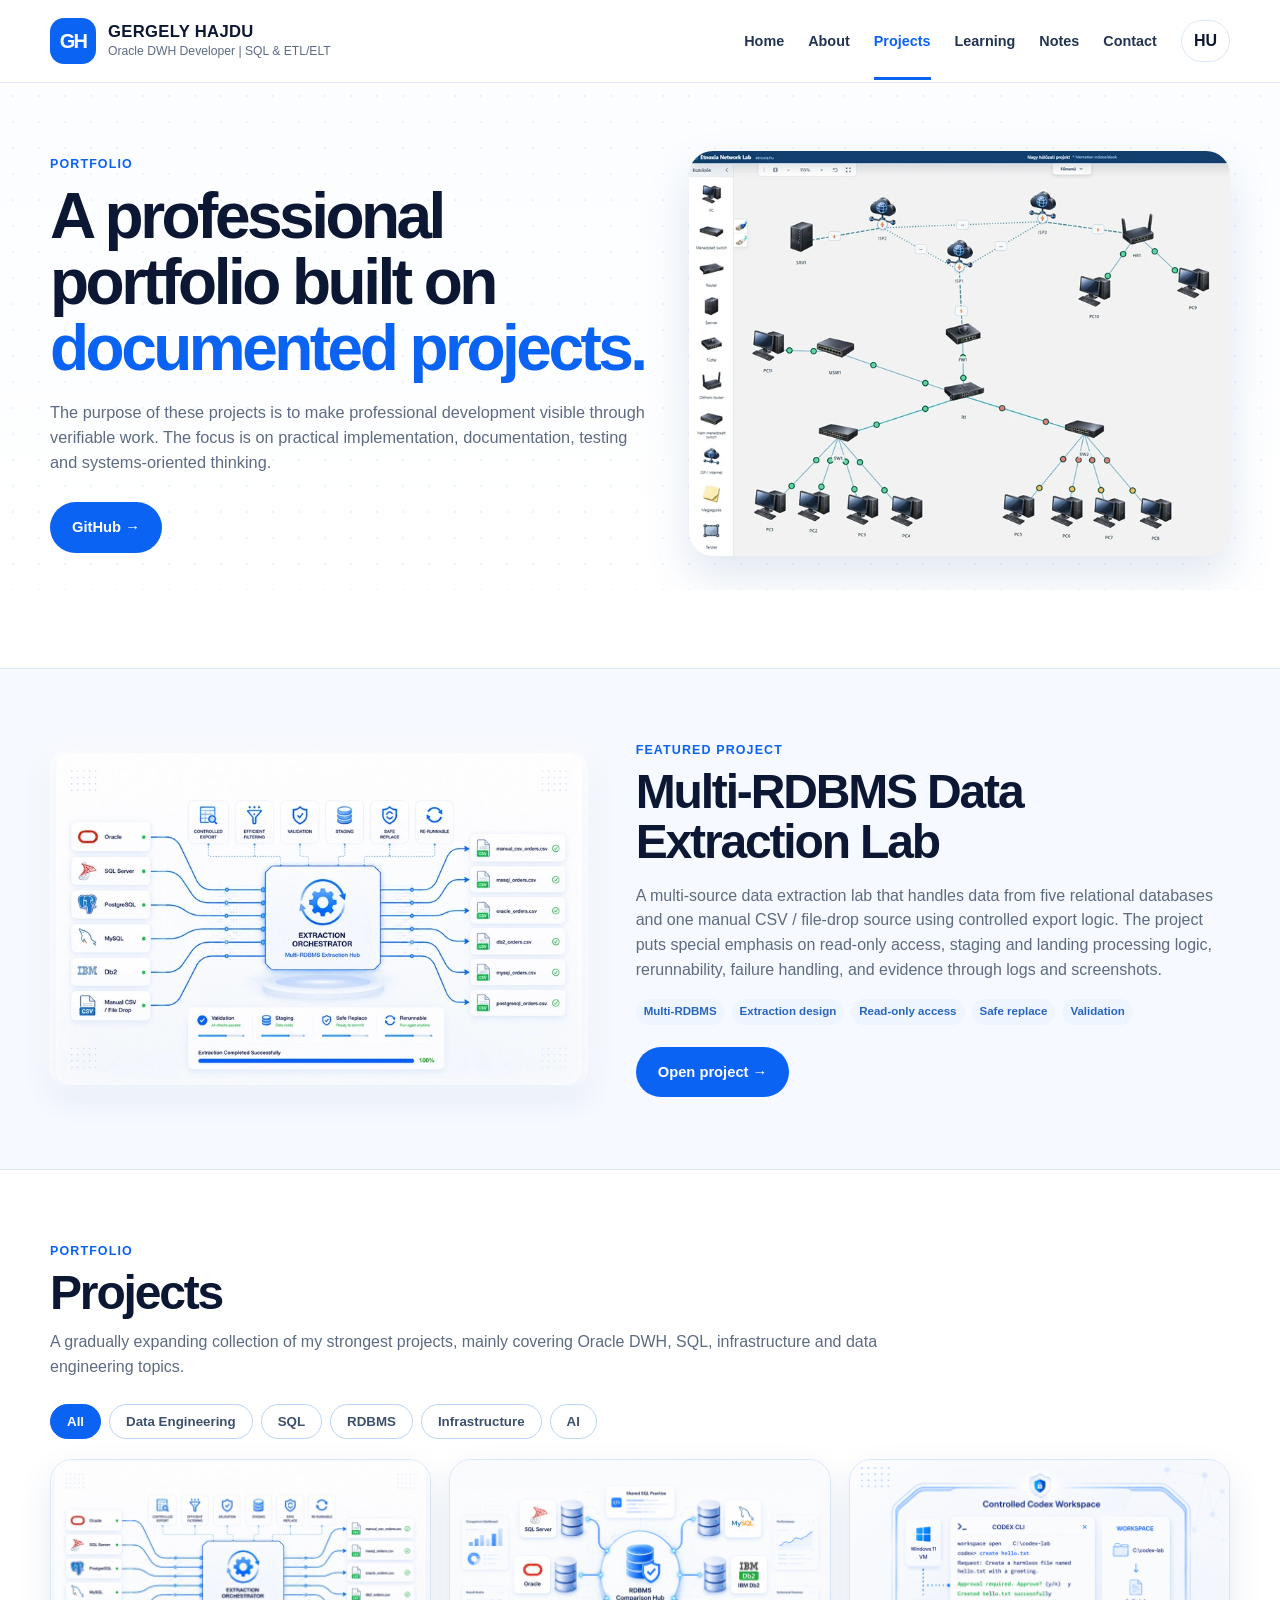
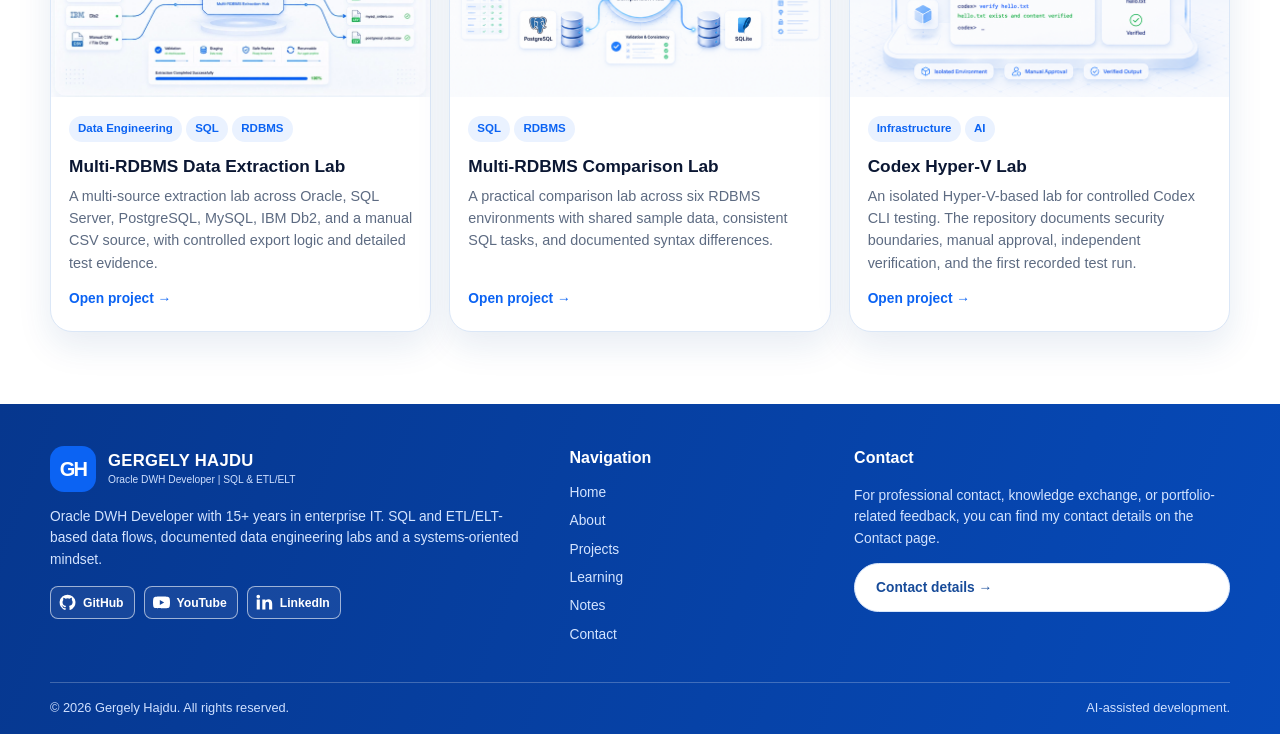
<file: en/projects.html>
<!doctype html>

<html lang="en">
  <head>
    <meta charset="utf-8" />
    <meta content="width=device-width, initial-scale=1" name="viewport" />
    <meta content="#0b63f3" name="theme-color" />
    <meta
      content="Documented database and data engineering style portfolio projects covering system design, data extraction, testing, documentation and controlled lab environments."
      name="description"
    />
    <link href="../favicon.svg" rel="icon" type="image/svg+xml" />
    <link href="../favicon.ico" rel="icon" sizes="any" />
    <link href="../favicon-32.png" rel="icon" sizes="32x32" type="image/png" />
    <link href="../favicon-192.png" rel="icon" sizes="192x192" type="image/png" />
    <link href="../apple-touch-icon.png" rel="apple-touch-icon" sizes="180x180" />
    <link href="../assets/css/style.css" rel="stylesheet" />
    <title>Projects | Gergely Hajdu</title>
    <meta property="og:title" content="Projects | Gergely Hajdu" />
    <meta
      property="og:description"
      content="Documented database and data engineering style portfolio projects covering system design, data extraction, testing, documentation and controlled lab environments."
    />
    <meta property="og:type" content="website" />
    <meta property="og:url" content="https://gergelyhajdu.hu/en/projects.html" />
    <meta property="og:image" content="https://gergelyhajdu.hu/assets/img/projects-hero.webp" />
    <meta property="og:image:alt" content="Gergely Hajdu portfolio projects" />
    <meta property="og:site_name" content="Hajdu Gergely" />
    <meta property="og:locale" content="en_US" />
    <meta property="og:locale:alternate" content="hu_HU" />
    <meta name="twitter:card" content="summary_large_image" />
    <meta name="twitter:title" content="Projects | Gergely Hajdu" />
    <meta
      name="twitter:description"
      content="Documented database and data engineering style portfolio projects covering system design, data extraction, testing, documentation and controlled lab environments."
    />
    <meta name="twitter:image" content="https://gergelyhajdu.hu/assets/img/projects-hero.webp" />
    <meta name="twitter:image:alt" content="Gergely Hajdu portfolio projects" />
    <link rel="canonical" href="https://gergelyhajdu.hu/en/projects.html" />
    <link rel="alternate" hreflang="hu" href="https://gergelyhajdu.hu/hu/projects.html" />
    <link rel="alternate" hreflang="en" href="https://gergelyhajdu.hu/en/projects.html" />
    <link rel="alternate" hreflang="x-default" href="https://gergelyhajdu.hu/" />
  </head>
  <body>
    <header class="site-header">
      <div class="container header-inner">
        <a class="brand" href="index.html">
          <span class="brand-mark"> GH </span>
          <span>
            <span class="brand-name"> GERGELY HAJDU </span>
            <span class="brand-sub"> Oracle DWH Developer | SQL &amp; ETL/ELT </span>
          </span>
        </a>
        <nav class="nav" data-nav="">
          <a class="" href="index.html"> Home </a>
          <a class="" href="about.html"> About </a>
          <a class="active" href="projects.html"> Projects </a>
          <a class="" href="learning.html"> Learning </a>
          <a class="" href="notes.html"> Notes </a>
          <a class="" href="contact.html"> Contact </a>
        </nav>
        <div class="header-actions">
          <a class="lang-link" href="../hu/projects.html"> HU </a>
          <button aria-expanded="false" aria-label="Menu" class="menu-btn" data-menu="" type="button">☰</button>
        </div>
      </div>
    </header>
    <main>
      <section class="page-hero">
        <div class="container page-hero-grid">
          <div>
            <div class="eyebrow">Portfolio</div>
            <h1>A professional portfolio built on <span class="accent">documented projects.</span></h1>
            <p>
              The purpose of these projects is to make professional development visible through verifiable work. The
              focus is on practical implementation, documentation, testing and systems-oriented thinking.
            </p>
            <div class="cta-row">
              <a class="btn btn-primary" href="https://github.com/gergelyhajdu" rel="noopener" target="_blank"
                >GitHub →</a
              >
            </div>
          </div>
          <div class="page-hero-art">
            <img alt="" src="../assets/img/projects-hero.webp" width="768" height="576" decoding="async" />
          </div>
        </div>
      </section>
      <section class="section section-soft notes-featured-section project-featured-section">
        <div class="container">
          <div class="split">
            <div>
              <img
                alt="Featured project illustration"
                src="../assets/img/projects/project-multi-rdbms-data-extraction-lab.webp"
                width="768"
                height="480"
                decoding="async"
                loading="lazy"
              />
            </div>
            <div>
              <div class="eyebrow notes-featured-eyebrow">Featured project</div>
              <h2>Multi-RDBMS Data Extraction Lab</h2>
              <p class="section-copy">
                A multi-source data extraction lab that handles data from five relational databases and one manual CSV /
                file-drop source using controlled export logic. The project puts special emphasis on read-only access,
                staging and landing processing logic, rerunnability, failure handling, and evidence through logs and
                screenshots.
              </p>
              <div class="chip-row">
                <span class="chip">Multi-RDBMS</span>
                <span class="chip">Extraction design</span>
                <span class="chip">Read-only access</span>
                <span class="chip">Safe replace</span>
                <span class="chip">Validation</span>
              </div>
              <div class="cta-row">
                <a
                  class="btn btn-primary"
                  href="https://github.com/gergelyhajdu/multi-rdbms-data-extraction-lab"
                  rel="noopener"
                  target="_blank"
                  >Open project →</a
                >
              </div>
            </div>
          </div>
        </div>
      </section>
      <section class="section" id="project-list">
        <div class="container">
          <div class="section-head section-head-stack">
            <div>
              <div class="eyebrow">Portfolio</div>
              <h2>Projects</h2>
            </div>
            <p class="section-copy">
              A gradually expanding collection of my strongest projects, mainly covering Oracle DWH, SQL, infrastructure
              and data engineering topics.
            </p>
          </div>
          <div class="filters">
            <button class="filter-btn active" data-filter="all">All</button>
            <button class="filter-btn" data-filter="data-engineering">Data Engineering</button>
            <button class="filter-btn" data-filter="sql">SQL</button>
            <button class="filter-btn" data-filter="rdbms">RDBMS</button>
            <button class="filter-btn" data-filter="infrastructure">Infrastructure</button>
            <button class="filter-btn" data-filter="ai">AI</button>
          </div>
          <div class="card-grid projects-grid">
            <article class="card project-card" data-tags="data-engineering sql rdbms">
              <img
                alt="Multi-RDBMS Data Extraction Lab project image"
                src="../assets/img/projects/project-multi-rdbms-data-extraction-lab.webp"
                width="768"
                height="480"
                decoding="async"
                loading="lazy"
              />
              <div class="project-content">
                <span>
                  <span class="tag">Data Engineering</span>
                  <span class="tag">SQL</span>
                  <span class="tag">RDBMS</span>
                </span>
                <h3>Multi-RDBMS Data Extraction Lab</h3>
                <p>
                  A multi-source extraction lab across Oracle, SQL Server, PostgreSQL, MySQL, IBM Db2, and a manual CSV
                  source, with controlled export logic and detailed test evidence.
                </p>
                <a
                  class="card-link"
                  href="https://github.com/gergelyhajdu/multi-rdbms-data-extraction-lab"
                  rel="noopener"
                  target="_blank"
                  >Open project →</a
                >
              </div>
            </article>
            <article class="card project-card" data-tags="sql rdbms">
              <img
                alt="Multi-RDBMS Comparison Lab project image"
                src="../assets/img/projects/project-multi-rdbms-comparison-lab.webp"
                width="768"
                height="480"
                decoding="async"
                loading="lazy"
              />
              <div class="project-content">
                <span>
                  <span class="tag">SQL</span>
                  <span class="tag">RDBMS</span>
                </span>
                <h3>Multi-RDBMS Comparison Lab</h3>
                <p>
                  A practical comparison lab across six RDBMS environments with shared sample data, consistent SQL
                  tasks, and documented syntax differences.
                </p>
                <a
                  class="card-link"
                  href="https://github.com/gergelyhajdu/multi-rdbms-comparison-lab"
                  rel="noopener"
                  target="_blank"
                  >Open project →</a
                >
              </div>
            </article>
            <article class="card project-card" data-tags="infrastructure ai">
              <img
                alt="Codex Hyper-V Lab project image"
                src="../assets/img/projects/project-codex-hyperv-lab.webp"
                width="768"
                height="480"
                decoding="async"
                loading="lazy"
              />
              <div class="project-content">
                <span>
                  <span class="tag">Infrastructure</span>
                  <span class="tag">AI</span>
                </span>
                <h3>Codex Hyper-V Lab</h3>
                <p>
                  An isolated Hyper-V-based lab for controlled Codex CLI testing. The repository documents security
                  boundaries, manual approval, independent verification, and the first recorded test run.
                </p>
                <a
                  class="card-link"
                  href="https://github.com/gergelyhajdu/codex-hyperv-lab"
                  rel="noopener"
                  target="_blank"
                  >Open project →</a
                >
              </div>
            </article>
          </div>
        </div>
      </section>
    </main>
    <footer class="footer">
      <div class="container">
        <div class="footer-grid">
          <div>
            <div class="brand">
              <span class="brand-mark"> GH </span>
              <span>
                <span class="brand-name"> GERGELY HAJDU </span>
                <span class="brand-sub"> Oracle DWH Developer | SQL &amp; ETL/ELT </span>
              </span>
            </div>
            <p>
              Oracle DWH Developer with 15+ years in enterprise IT. SQL and ETL/ELT-based data flows, documented data
              engineering labs and a systems-oriented mindset.
            </p>
            <div class="social-row">
              <a
                aria-label="GitHub"
                class="social-btn"
                href="https://github.com/gergelyhajdu"
                rel="noopener"
                target="_blank"
              >
                <img
                  alt=""
                  src="../assets/img/social/github.svg"
                  width="24"
                  height="24"
                  decoding="async"
                  loading="lazy"
                />
                <span> GitHub </span>
              </a>
              <a
                aria-label="YouTube"
                class="social-btn"
                href="https://www.youtube.com/@GergelyHajduData"
                rel="noopener"
                target="_blank"
              >
                <img
                  alt=""
                  src="../assets/img/social/youtube.svg"
                  width="24"
                  height="24"
                  decoding="async"
                  loading="lazy"
                />
                <span> YouTube </span>
              </a>
              <a
                aria-label="LinkedIn"
                class="social-btn"
                href="https://www.linkedin.com/in/gergely-hajdu-data/"
                rel="noopener"
                target="_blank"
              >
                <img
                  alt=""
                  src="../assets/img/social/linkedin.svg"
                  width="24"
                  height="24"
                  decoding="async"
                  loading="lazy"
                />
                <span> LinkedIn </span>
              </a>
            </div>
          </div>
          <div>
            <h4>Navigation</h4>
            <a href="index.html"> Home </a>
            <a href="about.html"> About </a>
            <a href="projects.html"> Projects </a>
            <a href="learning.html"> Learning </a>
            <a href="notes.html"> Notes </a>
            <a href="contact.html"> Contact </a>
          </div>
          <div>
            <h4>Contact</h4>
            <p>For professional contact, knowledge exchange, or portfolio-related feedback, you can find my contact details on the Contact page.</p>
            <a class="btn btn-secondary" href="contact.html"> Contact details → </a>
          </div>
        </div>
        <div class="footer-bottom">
          <span> © 2026 Gergely Hajdu. All rights reserved. </span>
          <span> AI-assisted development. </span>
        </div>
      </div>
    </footer>
    <button aria-label="Back to top" class="back-to-top" data-back-to-top="" type="button">↑</button>
    <script src="../assets/js/site.js"></script>
  </body>
</html>
</file>
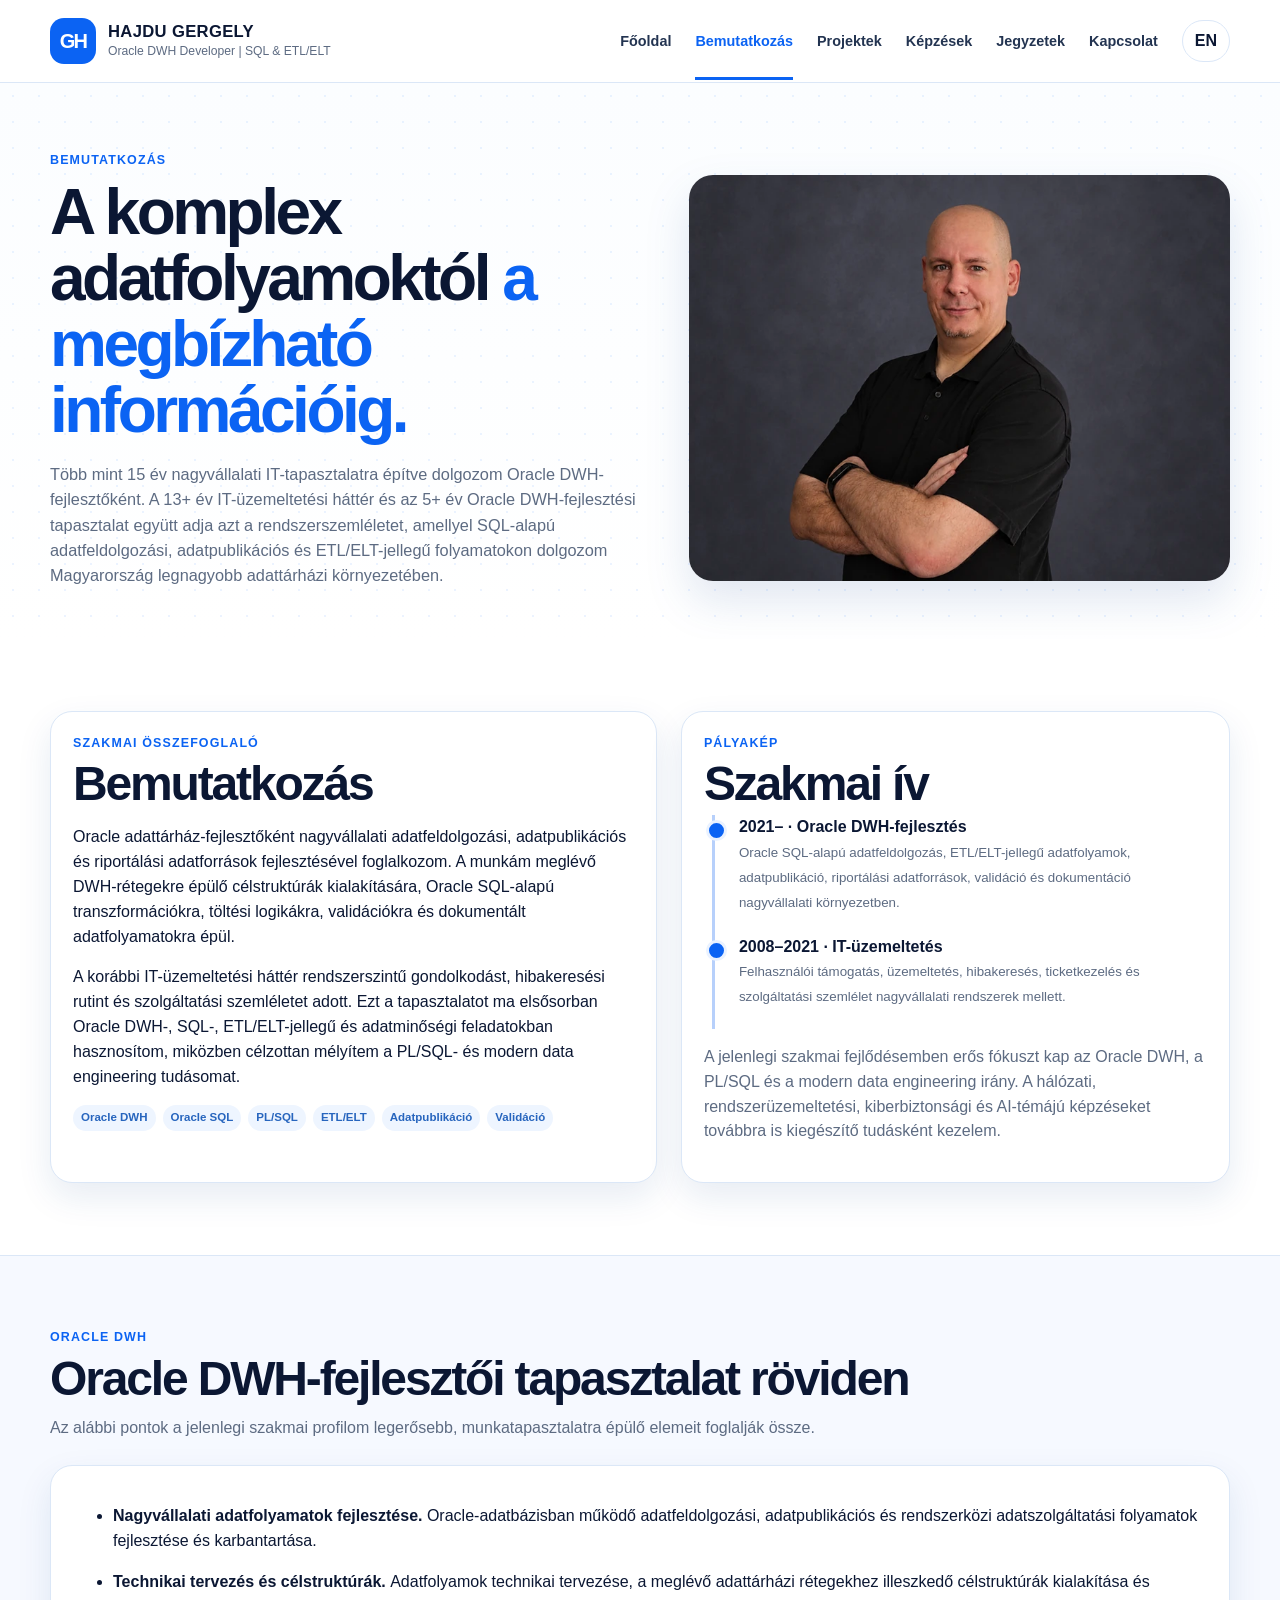
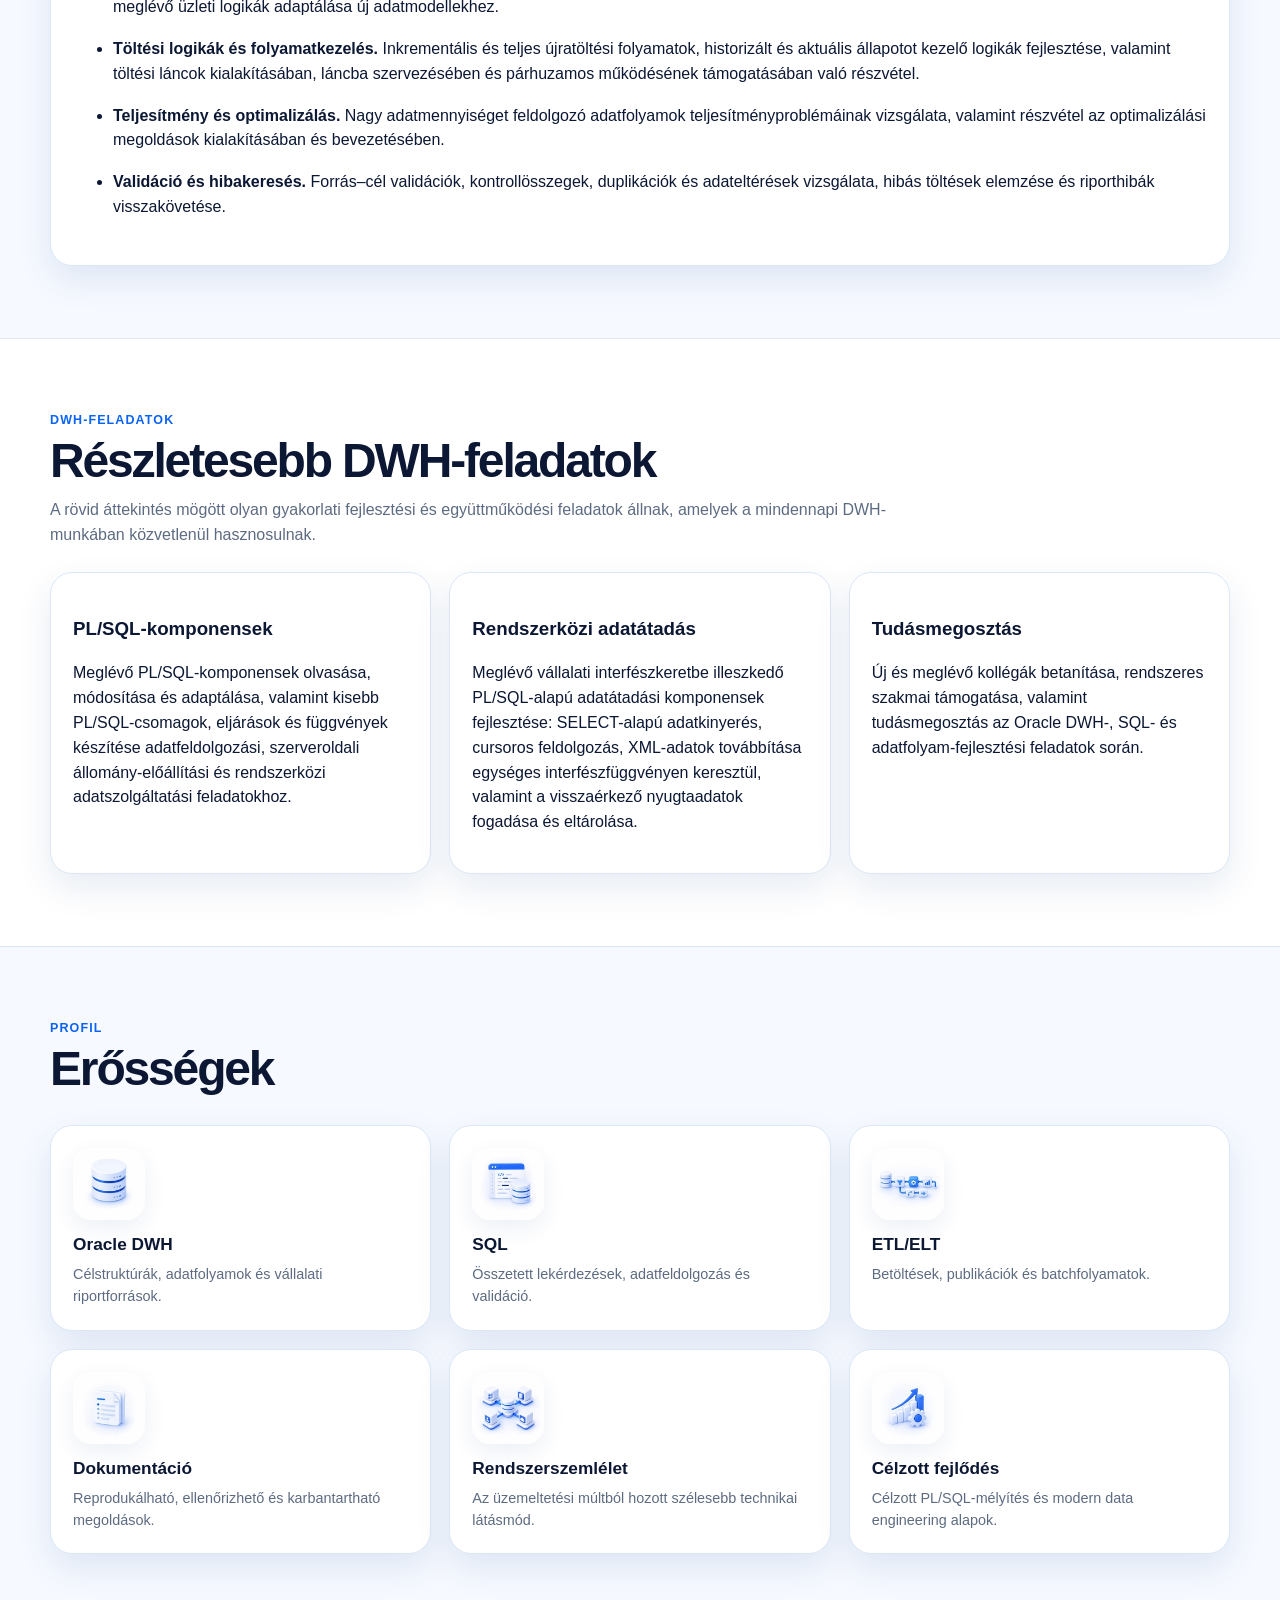
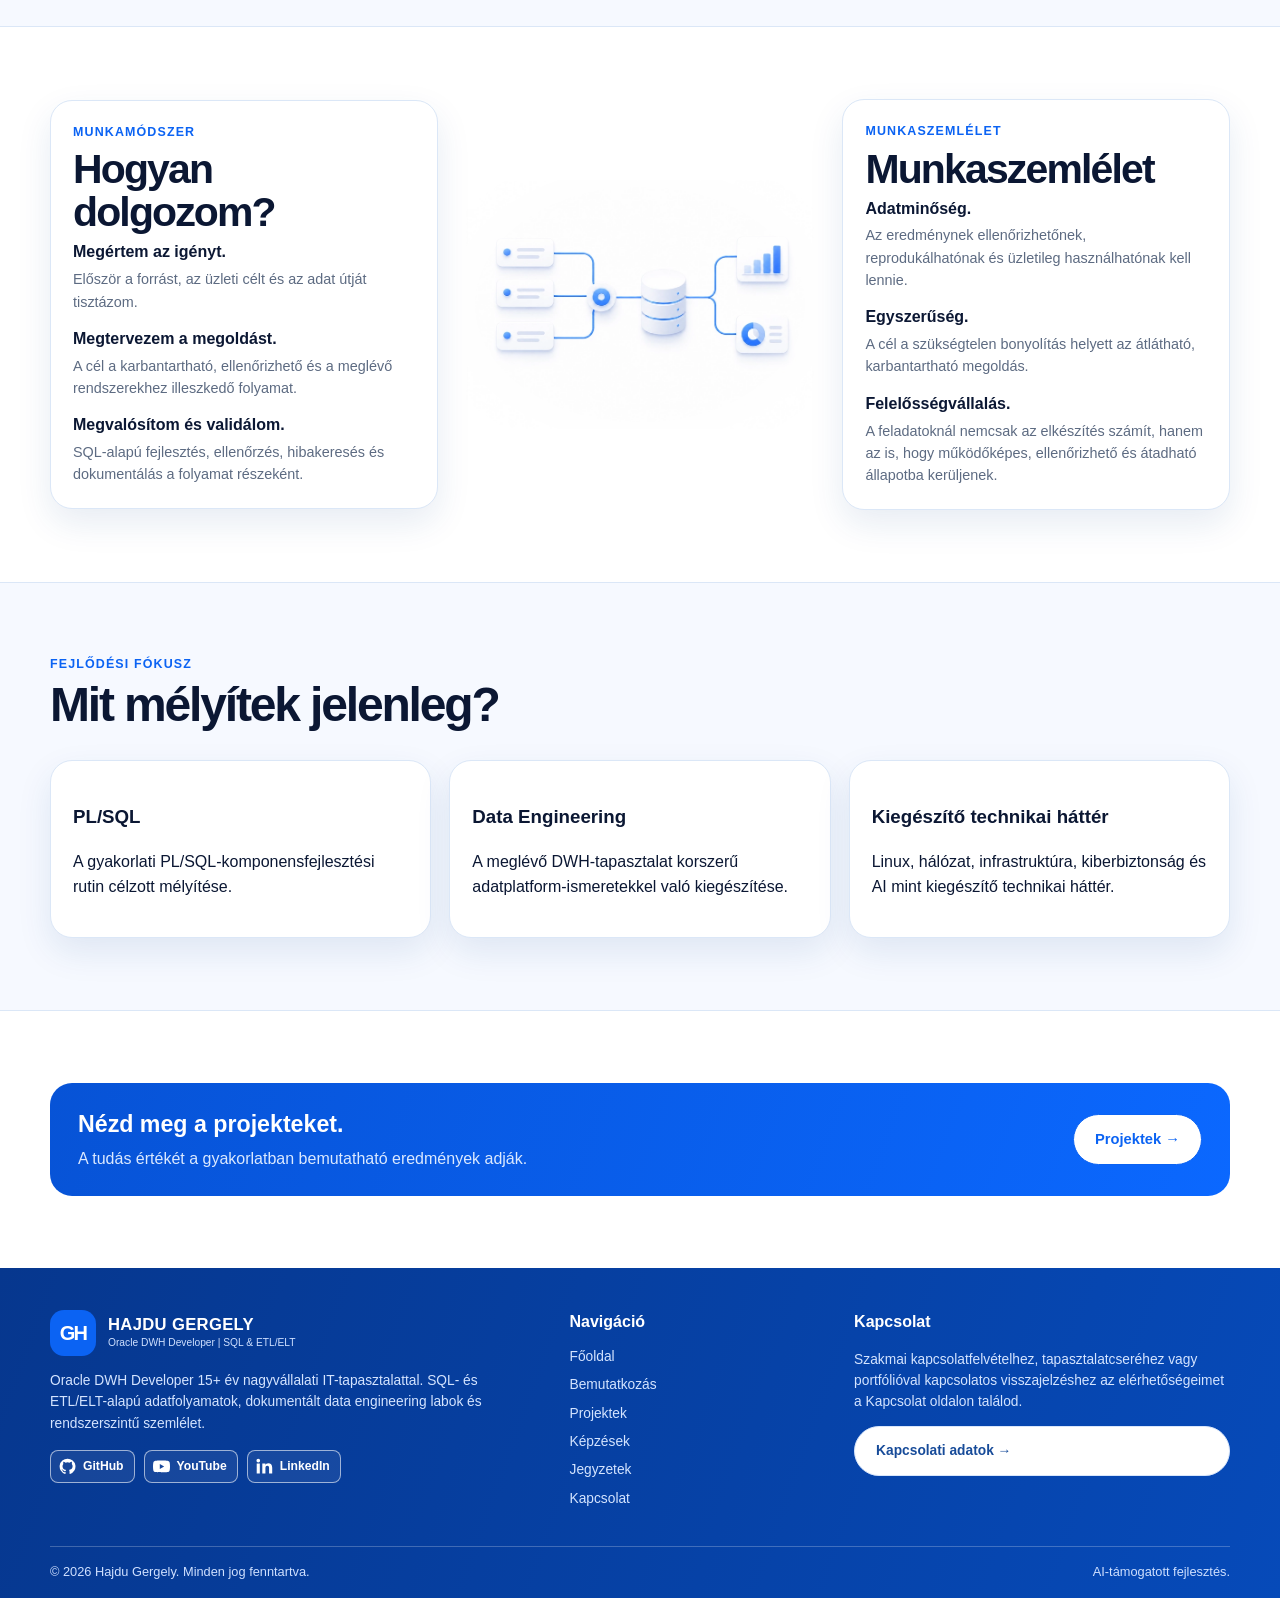
<file: hu/about.html>
<!doctype html>

<html lang="hu">
  <head>
    <meta charset="utf-8" />
    <meta content="width=device-width, initial-scale=1" name="viewport" />
    <meta content="#0b63f3" name="theme-color" />
    <meta
      content="Bemutatkozás Hajdu Gergely Oracle DWH-fejlesztőről, nagyvállalati IT-háttérrel, SQL-alapú adatfeldolgozási tapasztalattal és rendszerszemléletű munkamódszerrel."
      name="description"
    />
    <link href="../favicon.svg" rel="icon" type="image/svg+xml" />
    <link href="../favicon.ico" rel="icon" sizes="any" />
    <link href="../favicon-32.png" rel="icon" sizes="32x32" type="image/png" />
    <link href="../favicon-192.png" rel="icon" sizes="192x192" type="image/png" />
    <link href="../apple-touch-icon.png" rel="apple-touch-icon" sizes="180x180" />
    <link href="../assets/css/style.css" rel="stylesheet" />
    <title>Bemutatkozás | Hajdu Gergely</title>
    <meta property="og:title" content="Bemutatkozás | Hajdu Gergely" />
    <meta
      property="og:description"
      content="Bemutatkozás Hajdu Gergely Oracle DWH-fejlesztőről, nagyvállalati IT-háttérrel, SQL-alapú adatfeldolgozási tapasztalattal és rendszerszemléletű munkamódszerrel."
    />
    <meta property="og:type" content="website" />
    <meta property="og:url" content="https://gergelyhajdu.hu/hu/about.html" />
    <meta property="og:image" content="https://gergelyhajdu.hu/assets/img/about-hero.webp" />
    <meta property="og:image:alt" content="Hajdu Gergely bemutatkozás" />
    <meta property="og:site_name" content="Hajdu Gergely" />
    <meta property="og:locale" content="hu_HU" />
    <meta property="og:locale:alternate" content="en_US" />
    <meta name="twitter:card" content="summary_large_image" />
    <meta name="twitter:title" content="Bemutatkozás | Hajdu Gergely" />
    <meta
      name="twitter:description"
      content="Bemutatkozás Hajdu Gergely Oracle DWH-fejlesztőről, nagyvállalati IT-háttérrel, SQL-alapú adatfeldolgozási tapasztalattal és rendszerszemléletű munkamódszerrel."
    />
    <meta name="twitter:image" content="https://gergelyhajdu.hu/assets/img/about-hero.webp" />
    <meta name="twitter:image:alt" content="Hajdu Gergely bemutatkozás" />
    <link rel="canonical" href="https://gergelyhajdu.hu/hu/about.html" />
    <link rel="alternate" hreflang="hu" href="https://gergelyhajdu.hu/hu/about.html" />
    <link rel="alternate" hreflang="en" href="https://gergelyhajdu.hu/en/about.html" />
    <link rel="alternate" hreflang="x-default" href="https://gergelyhajdu.hu/" />
  </head>
  <body>
    <header class="site-header">
      <div class="container header-inner">
        <a class="brand" href="index.html">
          <span class="brand-mark"> GH </span>
          <span>
            <span class="brand-name"> HAJDU GERGELY </span>
            <span class="brand-sub"> Oracle DWH Developer | SQL &amp; ETL/ELT </span>
          </span>
        </a>
        <nav class="nav" data-nav="">
          <a class="" href="index.html"> Főoldal </a>
          <a class="active" href="about.html"> Bemutatkozás </a>
          <a class="" href="projects.html"> Projektek </a>
          <a class="" href="learning.html"> Képzések </a>
          <a class="" href="notes.html"> Jegyzetek </a>
          <a class="" href="contact.html"> Kapcsolat </a>
        </nav>
        <div class="header-actions">
          <a class="lang-link" href="../en/about.html"> EN </a>
          <button aria-expanded="false" aria-label="Menü" class="menu-btn" data-menu="" type="button">☰</button>
        </div>
      </div>
    </header>
    <main>
      <section class="page-hero">
        <div class="container">
          <div class="page-hero-grid">
            <div>
              <div class="eyebrow">Bemutatkozás</div>
              <h1>
                A komplex adatfolyamoktól
                <span class="accent"> a megbízható információig. </span>
              </h1>
              <p>
                Több mint 15 év nagyvállalati IT-tapasztalatra építve dolgozom Oracle DWH-fejlesztőként. A 13+ év
                IT-üzemeltetési háttér és az 5+ év Oracle DWH-fejlesztési tapasztalat együtt adja azt a
                rendszerszemléletet, amellyel SQL-alapú adatfeldolgozási, adatpublikációs és ETL/ELT-jellegű
                folyamatokon dolgozom Magyarország legnagyobb adattárházi környezetében.
              </p>
            </div>
            <div class="page-hero-art">
              <img alt="" src="../assets/img/about-hero.webp" width="768" height="576" decoding="async" />
            </div>
          </div>
        </div>
      </section>
      <section class="section">
        <div class="container summary-panel">
          <article class="card">
            <div class="eyebrow">Szakmai összefoglaló</div>
            <h2>Bemutatkozás</h2>
            <p>
              Oracle adattárház-fejlesztőként nagyvállalati adatfeldolgozási, adatpublikációs és riportálási
              adatforrások fejlesztésével foglalkozom. A munkám meglévő DWH-rétegekre épülő célstruktúrák kialakítására,
              Oracle SQL-alapú transzformációkra, töltési logikákra, validációkra és dokumentált adatfolyamatokra épül.
            </p>
            <p>
              A korábbi IT-üzemeltetési háttér rendszerszintű gondolkodást, hibakeresési rutint és szolgáltatási
              szemléletet adott. Ezt a tapasztalatot ma elsősorban Oracle DWH-, SQL-, ETL/ELT-jellegű és adatminőségi
              feladatokban hasznosítom, miközben célzottan mélyítem a PL/SQL- és modern data engineering tudásomat.
            </p>
            <div class="chip-row">
              <span class="chip">Oracle DWH</span>
              <span class="chip">Oracle SQL</span>
              <span class="chip">PL/SQL</span>
              <span class="chip">ETL/ELT</span>
              <span class="chip">Adatpublikáció</span>
              <span class="chip">Validáció</span>
            </div>
          </article>
          <article class="card">
            <div class="eyebrow">Pályakép</div>
            <h2>Szakmai ív</h2>
            <div class="timeline">
              <div class="timeline-item">
                <strong> 2021– · Oracle DWH-fejlesztés </strong>
                <small>
                  Oracle SQL-alapú adatfeldolgozás, ETL/ELT-jellegű adatfolyamok, adatpublikáció, riportálási
                  adatforrások, validáció és dokumentáció nagyvállalati környezetben.
                </small>
              </div>
              <div class="timeline-item">
                <strong> 2008–2021 · IT-üzemeltetés </strong>
                <small>
                  Felhasználói támogatás, üzemeltetés, hibakeresés, ticketkezelés és szolgáltatási szemlélet
                  nagyvállalati rendszerek mellett.
                </small>
              </div>
            </div>
            <p class="section-copy">
              A jelenlegi szakmai fejlődésemben erős fókuszt kap az Oracle DWH, a PL/SQL és a modern data engineering
              irány. A hálózati, rendszerüzemeltetési, kiberbiztonsági és AI-témájú képzéseket továbbra is kiegészítő
              tudásként kezelem.
            </p>
          </article>
        </div>
      </section>
      <section class="section section-soft">
        <div class="container">
          <div class="section-head section-head-stack">
            <div>
              <div class="eyebrow">Oracle DWH</div>
              <h2>Oracle DWH-fejlesztői tapasztalat röviden</h2>
            </div>
            <p class="section-copy">
              Az alábbi pontok a jelenlegi szakmai profilom legerősebb, munkatapasztalatra épülő elemeit foglalják
              össze.
            </p>
          </div>
          <article class="card">
            <ul class="simple-list">
              <li>
                <strong> Nagyvállalati adatfolyamatok fejlesztése. </strong>
                Oracle-adatbázisban működő adatfeldolgozási, adatpublikációs és rendszerközi adatszolgáltatási
                folyamatok fejlesztése és karbantartása.
              </li>
              <li>
                <strong> Technikai tervezés és célstruktúrák. </strong>
                Adatfolyamok technikai tervezése, a meglévő adattárházi rétegekhez illeszkedő célstruktúrák kialakítása
                és meglévő üzleti logikák adaptálása új adatmodellekhez.
              </li>
              <li>
                <strong> Töltési logikák és folyamatkezelés. </strong>
                Inkrementális és teljes újratöltési folyamatok, historizált és aktuális állapotot kezelő logikák
                fejlesztése, valamint töltési láncok kialakításában, láncba szervezésében és párhuzamos működésének
                támogatásában való részvétel.
              </li>
              <li>
                <strong> Teljesítmény és optimalizálás. </strong>
                Nagy adatmennyiséget feldolgozó adatfolyamok teljesítményproblémáinak vizsgálata, valamint részvétel az
                optimalizálási megoldások kialakításában és bevezetésében.
              </li>
              <li>
                <strong> Validáció és hibakeresés. </strong>
                Forrás–cél validációk, kontrollösszegek, duplikációk és adateltérések vizsgálata, hibás töltések
                elemzése és riporthibák visszakövetése.
              </li>
            </ul>
          </article>
        </div>
      </section>
      <section class="section">
        <div class="container">
          <div class="section-head section-head-stack">
            <div>
              <div class="eyebrow">DWH-feladatok</div>
              <h2>Részletesebb DWH-feladatok</h2>
            </div>
            <p class="section-copy">
              A rövid áttekintés mögött olyan gyakorlati fejlesztési és együttműködési feladatok állnak, amelyek a
              mindennapi DWH-munkában közvetlenül hasznosulnak.
            </p>
          </div>
          <div class="card-grid learning-grid">
            <article class="card">
              <h3>PL/SQL-komponensek</h3>
              <p>
                Meglévő PL/SQL-komponensek olvasása, módosítása és adaptálása, valamint kisebb PL/SQL-csomagok,
                eljárások és függvények készítése adatfeldolgozási, szerveroldali állomány-előállítási és rendszerközi
                adatszolgáltatási feladatokhoz.
              </p>
            </article>
            <article class="card">
              <h3>Rendszerközi adatátadás</h3>
              <p>
                Meglévő vállalati interfészkeretbe illeszkedő PL/SQL-alapú adatátadási komponensek fejlesztése:
                SELECT-alapú adatkinyerés, cursoros feldolgozás, XML-adatok továbbítása egységes interfészfüggvényen
                keresztül, valamint a visszaérkező nyugtaadatok fogadása és eltárolása.
              </p>
            </article>
            <article class="card">
              <h3>Tudásmegosztás</h3>
              <p>
                Új és meglévő kollégák betanítása, rendszeres szakmai támogatása, valamint tudásmegosztás az Oracle
                DWH-, SQL- és adatfolyam-fejlesztési feladatok során.
              </p>
            </article>
          </div>
        </div>
      </section>
      <section class="section section-soft">
        <div class="container">
          <div class="section-head">
            <div>
              <div class="eyebrow">Profil</div>
              <h2>Erősségek</h2>
            </div>
          </div>
          <div class="card-grid skill-grid">
            <article class="card focus-card">
              <span class="about-strength-icon">
                <img
                  alt="Oracle DWH ikon"
                  src="../assets/img/about/strength-oracle-dwh.webp"
                  width="128"
                  height="128"
                  decoding="async"
                  loading="lazy"
                />
              </span>
              <h3>Oracle DWH</h3>
              <p>Célstruktúrák, adatfolyamok és vállalati riportforrások.</p>
            </article>
            <article class="card focus-card">
              <span class="about-strength-icon">
                <img
                  alt="SQL ikon"
                  src="../assets/img/about/strength-sql.webp"
                  width="128"
                  height="128"
                  decoding="async"
                  loading="lazy"
                />
              </span>
              <h3>SQL</h3>
              <p>Összetett lekérdezések, adatfeldolgozás és validáció.</p>
            </article>
            <article class="card focus-card">
              <span class="about-strength-icon">
                <img
                  alt="ETL/ELT ikon"
                  src="../assets/img/about/strength-etl-elt.webp"
                  width="128"
                  height="128"
                  decoding="async"
                  loading="lazy"
                />
              </span>
              <h3>ETL/ELT</h3>
              <p>Betöltések, publikációk és batchfolyamatok.</p>
            </article>
            <article class="card focus-card">
              <span class="about-strength-icon">
                <img
                  alt="Dokumentáció ikon"
                  src="../assets/img/about/strength-documentation.webp"
                  width="128"
                  height="128"
                  decoding="async"
                  loading="lazy"
                />
              </span>
              <h3>Dokumentáció</h3>
              <p>Reprodukálható, ellenőrizhető és karbantartható megoldások.</p>
            </article>
            <article class="card focus-card">
              <span class="about-strength-icon">
                <img
                  alt="Rendszerszemlélet ikon"
                  src="../assets/img/about/strength-systems-thinking.webp"
                  width="128"
                  height="128"
                  decoding="async"
                  loading="lazy"
                />
              </span>
              <h3>Rendszerszemlélet</h3>
              <p>Az üzemeltetési múltból hozott szélesebb technikai látásmód.</p>
            </article>
            <article class="card focus-card">
              <span class="about-strength-icon">
                <img
                  alt="Célzott fejlődés ikon"
                  src="../assets/img/about/strength-growth.webp"
                  width="128"
                  height="128"
                  decoding="async"
                  loading="lazy"
                />
              </span>
              <h3>Célzott fejlődés</h3>
              <p>Célzott PL/SQL-mélyítés és modern data engineering alapok.</p>
            </article>
          </div>
        </div>
      </section>
      <section class="section workflow-section">
        <div class="container workflow-grid">
          <article class="card workflow-card">
            <div class="eyebrow">Munkamódszer</div>
            <h2>Hogyan dolgozom?</h2>
            <ul class="workflow-list">
              <li>
                <strong> Megértem az igényt. </strong>
                <span> Először a forrást, az üzleti célt és az adat útját tisztázom. </span>
              </li>
              <li>
                <strong> Megtervezem a megoldást. </strong>
                <span> A cél a karbantartható, ellenőrizhető és a meglévő rendszerekhez illeszkedő folyamat. </span>
              </li>
              <li>
                <strong> Megvalósítom és validálom. </strong>
                <span> SQL-alapú fejlesztés, ellenőrzés, hibakeresés és dokumentálás a folyamat részeként. </span>
              </li>
            </ul>
          </article>
          <div class="workflow-art">
            <img
              alt=""
              src="../assets/img/workflow-process.webp"
              width="768"
              height="549"
              decoding="async"
              loading="lazy"
            />
          </div>
          <article class="card workflow-card">
            <div class="eyebrow">Munkaszemlélet</div>
            <h2>Munkaszemlélet</h2>
            <ul class="workflow-list">
              <li>
                <strong> Adatminőség. </strong>
                <span>
                  Az eredménynek ellenőrizhetőnek, reprodukálhatónak és üzletileg használhatónak kell lennie.
                </span>
              </li>
              <li>
                <strong> Egyszerűség. </strong>
                <span> A cél a szükségtelen bonyolítás helyett az átlátható, karbantartható megoldás. </span>
              </li>
              <li>
                <strong> Felelősségvállalás. </strong>
                <span>
                  A feladatoknál nemcsak az elkészítés számít, hanem az is, hogy működőképes, ellenőrizhető és átadható
                  állapotba kerüljenek.
                </span>
              </li>
            </ul>
          </article>
        </div>
      </section>
      <section class="section section-soft">
        <div class="container">
          <div class="section-head">
            <div>
              <div class="eyebrow">Fejlődési fókusz</div>
              <h2>Mit mélyítek jelenleg?</h2>
            </div>
          </div>
          <div class="card-grid learning-grid">
            <article class="card">
              <h3>PL/SQL</h3>
              <p>A gyakorlati PL/SQL-komponensfejlesztési rutin célzott mélyítése.</p>
            </article>
            <article class="card">
              <h3>Data Engineering</h3>
              <p>A meglévő DWH-tapasztalat korszerű adatplatform-ismeretekkel való kiegészítése.</p>
            </article>
            <article class="card">
              <h3>Kiegészítő technikai háttér</h3>
              <p>Linux, hálózat, infrastruktúra, kiberbiztonság és AI mint kiegészítő technikai háttér.</p>
            </article>
          </div>
        </div>
      </section>
      <section class="section">
        <div class="container">
          <div class="cta-band">
            <div>
              <h3>Nézd meg a projekteket.</h3>
              <p>A tudás értékét a gyakorlatban bemutatható eredmények adják.</p>
            </div>
            <a class="btn btn-secondary" href="projects.html"> Projektek → </a>
          </div>
        </div>
      </section>
    </main>
    <footer class="footer">
      <div class="container">
        <div class="footer-grid">
          <div>
            <div class="brand">
              <span class="brand-mark"> GH </span>
              <span>
                <span class="brand-name"> HAJDU GERGELY </span>
                <span class="brand-sub"> Oracle DWH Developer | SQL &amp; ETL/ELT </span>
              </span>
            </div>
            <p>
              Oracle DWH Developer 15+ év nagyvállalati IT-tapasztalattal. SQL- és ETL/ELT-alapú adatfolyamatok,
              dokumentált data engineering labok és rendszerszintű szemlélet.
            </p>
            <div class="social-row">
              <a
                aria-label="GitHub"
                class="social-btn"
                href="https://github.com/gergelyhajdu"
                rel="noopener"
                target="_blank"
              >
                <img
                  alt=""
                  src="../assets/img/social/github.svg"
                  width="24"
                  height="24"
                  decoding="async"
                  loading="lazy"
                />
                <span> GitHub </span>
              </a>
              <a
                aria-label="YouTube"
                class="social-btn"
                href="https://www.youtube.com/@GergelyHajduData"
                rel="noopener"
                target="_blank"
              >
                <img
                  alt=""
                  src="../assets/img/social/youtube.svg"
                  width="24"
                  height="24"
                  decoding="async"
                  loading="lazy"
                />
                <span> YouTube </span>
              </a>
              <a
                aria-label="LinkedIn"
                class="social-btn"
                href="https://www.linkedin.com/in/gergely-hajdu-data/"
                rel="noopener"
                target="_blank"
              >
                <img
                  alt=""
                  src="../assets/img/social/linkedin.svg"
                  width="24"
                  height="24"
                  decoding="async"
                  loading="lazy"
                />
                <span> LinkedIn </span>
              </a>
            </div>
          </div>
          <div>
            <h4>Navigáció</h4>
            <a href="index.html"> Főoldal </a>
            <a href="about.html"> Bemutatkozás </a>
            <a href="projects.html"> Projektek </a>
            <a href="learning.html"> Képzések </a>
            <a href="notes.html"> Jegyzetek </a>
            <a href="contact.html"> Kapcsolat </a>
          </div>
          <div>
            <h4>Kapcsolat</h4>
            <p>Szakmai kapcsolatfelvételhez, tapasztalatcseréhez vagy portfólióval kapcsolatos visszajelzéshez az elérhetőségeimet a Kapcsolat oldalon találod.</p>
            <a class="btn btn-secondary" href="contact.html"> Kapcsolati adatok → </a>
          </div>
        </div>
        <div class="footer-bottom">
          <span> © 2026 Hajdu Gergely. Minden jog fenntartva. </span>
          <span> AI-támogatott fejlesztés. </span>
        </div>
      </div>
    </footer>
    <button aria-label="Vissza az oldal tetejére" class="back-to-top" data-back-to-top="" type="button">↑</button>
    <script src="../assets/js/site.js"></script>
  </body>
</html>
</file>
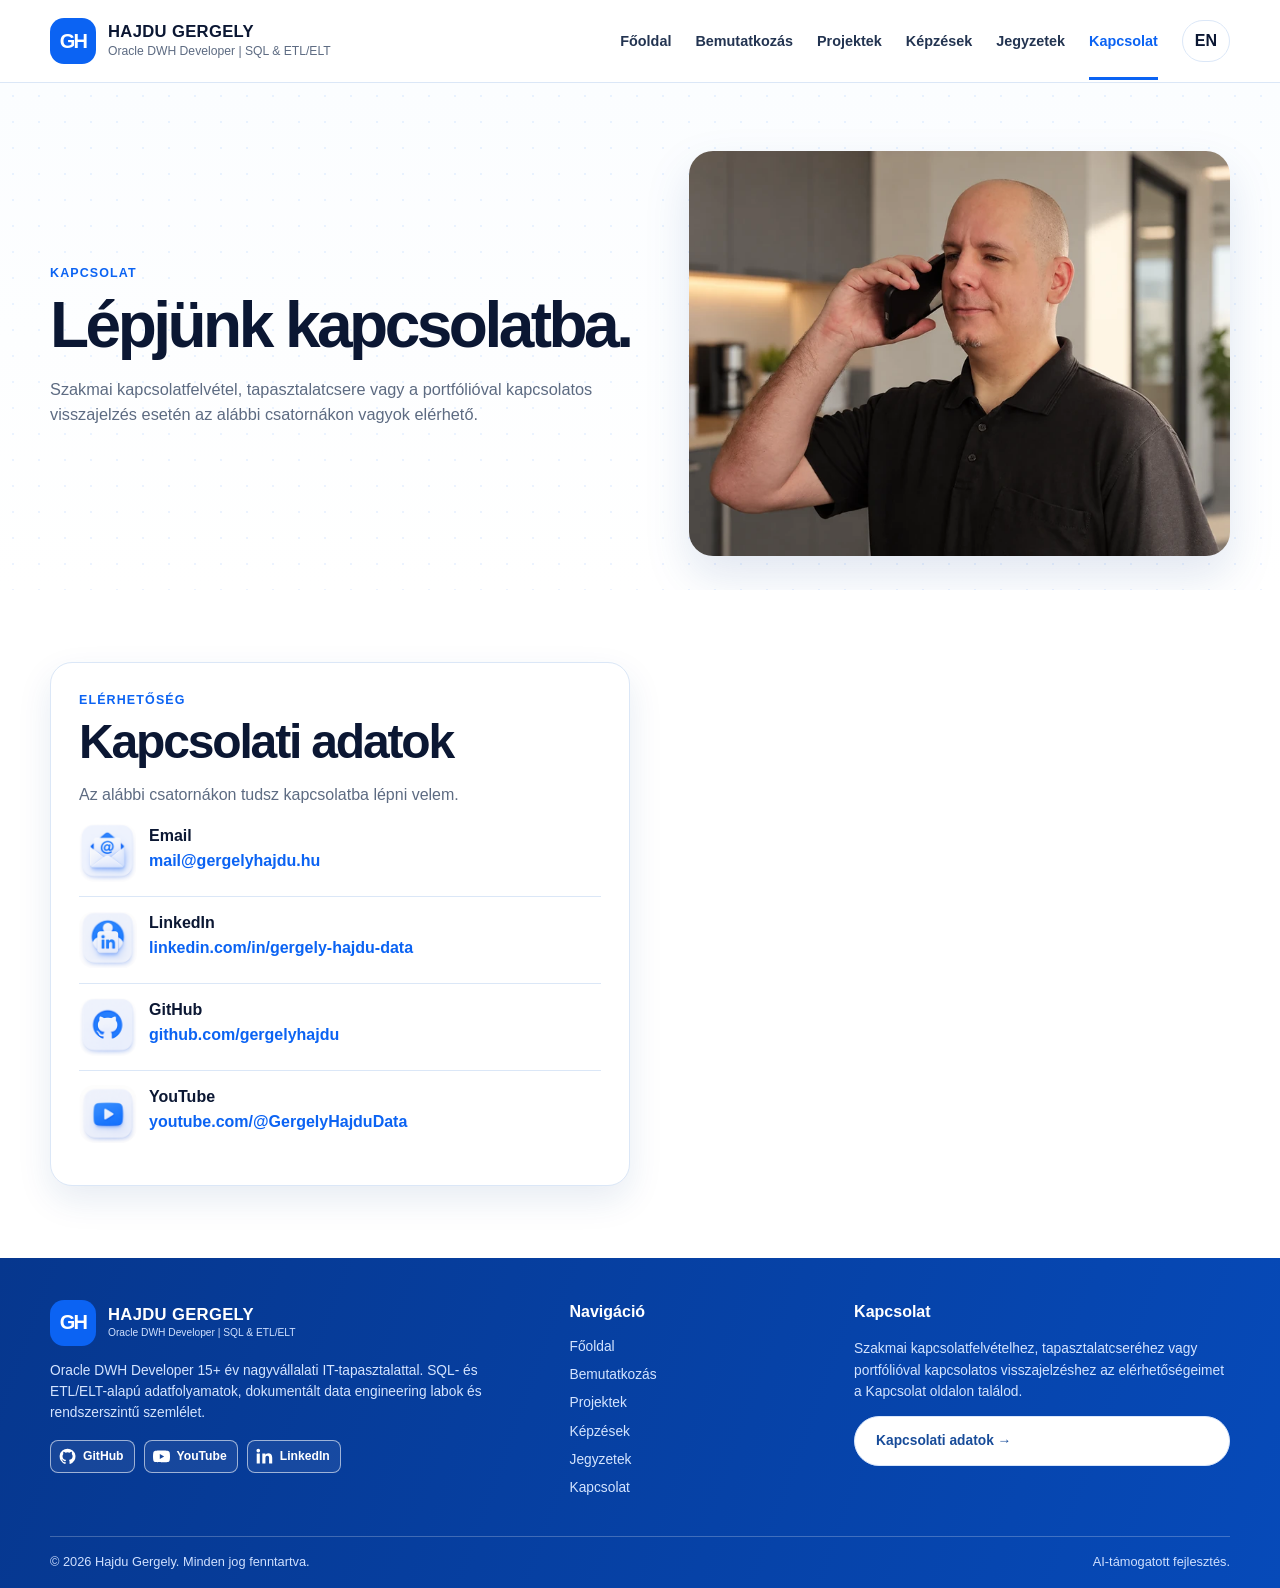
<file: hu/contact.html>
<!doctype html>
<html lang="hu">
  <head>
    <meta charset="utf-8" />
    <meta content="width=device-width, initial-scale=1" name="viewport" />
    <meta content="#0b63f3" name="theme-color" />
    <meta
      content="Kapcsolati adatok Hajdu Gergely szakmai portfóliójához, SQL, Oracle DWH, ETL/ELT, adatbázis- és data engineering témákhoz."
      name="description"
    />
    <link href="../favicon.svg" rel="icon" type="image/svg+xml" />
    <link href="../favicon.ico" rel="icon" sizes="any" />
    <link href="../favicon-32.png" rel="icon" sizes="32x32" type="image/png" />
    <link href="../favicon-192.png" rel="icon" sizes="192x192" type="image/png" />
    <link href="../apple-touch-icon.png" rel="apple-touch-icon" sizes="180x180" />
    <link href="../assets/css/style.css" rel="stylesheet" />
    <title>Kapcsolat | Hajdu Gergely</title>
    <meta property="og:title" content="Kapcsolat | Hajdu Gergely" />
    <meta
      property="og:description"
      content="Kapcsolati adatok Hajdu Gergely szakmai portfóliójához, SQL, Oracle DWH, ETL/ELT, adatbázis- és data engineering témákhoz."
    />
    <meta property="og:type" content="website" />
    <meta property="og:url" content="https://gergelyhajdu.hu/hu/contact.html" />
    <meta property="og:image" content="https://gergelyhajdu.hu/assets/img/contact-hero.webp" />
    <meta property="og:image:alt" content="Hajdu Gergely kapcsolat" />
    <meta property="og:site_name" content="Hajdu Gergely" />
    <meta property="og:locale" content="hu_HU" />
    <meta property="og:locale:alternate" content="en_US" />
    <meta name="twitter:card" content="summary_large_image" />
    <meta name="twitter:title" content="Kapcsolat | Hajdu Gergely" />
    <meta
      name="twitter:description"
      content="Kapcsolati adatok Hajdu Gergely szakmai portfóliójához, SQL, Oracle DWH, ETL/ELT, adatbázis- és data engineering témákhoz."
    />
    <meta name="twitter:image" content="https://gergelyhajdu.hu/assets/img/contact-hero.webp" />
    <meta name="twitter:image:alt" content="Hajdu Gergely kapcsolat" />
    <link rel="canonical" href="https://gergelyhajdu.hu/hu/contact.html" />
    <link rel="alternate" hreflang="hu" href="https://gergelyhajdu.hu/hu/contact.html" />
    <link rel="alternate" hreflang="en" href="https://gergelyhajdu.hu/en/contact.html" />
    <link rel="alternate" hreflang="x-default" href="https://gergelyhajdu.hu/" />
  </head>
  <body>
    <header class="site-header">
      <div class="container header-inner">
        <a class="brand" href="index.html">
          <span class="brand-mark"> GH </span>
          <span>
            <span class="brand-name"> HAJDU GERGELY </span>
            <span class="brand-sub"> Oracle DWH Developer | SQL & ETL/ELT </span>
          </span>
        </a>
        <nav class="nav" data-nav="">
          <a class="" href="index.html"> Főoldal </a>
          <a class="" href="about.html"> Bemutatkozás </a>
          <a class="" href="projects.html"> Projektek </a>
          <a class="" href="learning.html"> Képzések </a>
          <a class="" href="notes.html"> Jegyzetek </a>
          <a class="active" href="contact.html"> Kapcsolat </a>
        </nav>
        <div class="header-actions">
          <a class="lang-link" href="../en/contact.html"> EN </a>
          <button aria-expanded="false" aria-label="Menü" class="menu-btn" data-menu="" type="button">☰</button>
        </div>
      </div>
    </header>
    <main>
      <section class="page-hero">
        <div class="container page-hero-grid">
          <div>
            <div class="eyebrow">Kapcsolat</div>
            <h1>Lépjünk kapcsolatba.</h1>
            <p>
              Szakmai kapcsolatfelvétel, tapasztalatcsere vagy a portfólióval kapcsolatos visszajelzés esetén az alábbi
              csatornákon vagyok elérhető.
            </p>
          </div>
          <div class="page-hero-art">
            <img alt="" src="../assets/img/contact-hero.webp" width="768" height="576" decoding="async" />
          </div>
        </div>
      </section>
      <section class="section">
        <div class="container contact-grid">
          <aside class="card info-card">
            <div class="eyebrow">Elérhetőség</div>
            <h2>Kapcsolati adatok</h2>
            <p class="muted">Az alábbi csatornákon tudsz kapcsolatba lépni velem.</p>
            <div class="info-list">
              <div class="info-row">
                <span class="contact-icon">
                  <img
                    alt="E-mail ikon"
                    src="../assets/img/contact/email.webp"
                    width="128"
                    height="128"
                    decoding="async"
                    loading="lazy"
                  />
                </span>
                <div>
                  <strong> Email </strong>
                  <br />
                  <span id="email-link"></span>
                  <script>
                    var emailAddressN = "mail";
                    var emailAddressD = "gergelyhajdu.hu";
                    var emailAddress = emailAddressN + "@" + emailAddressD;
                    var emailLink = document.createElement("a");
                    emailLink.href = "mailto:" + emailAddress;
                    emailLink.textContent = emailAddress;
                    emailLink.className = "text-decoration-none";
                    document.getElementById("email-link").appendChild(emailLink);
                  </script>
                </div>
              </div>
              <div class="info-row">
                <span class="contact-icon">
                  <img
                    alt="LinkedIn ikon"
                    src="../assets/img/contact/linkedin.webp"
                    width="128"
                    height="128"
                    decoding="async"
                    loading="lazy"
                  />
                </span>
                <div>
                  <strong> LinkedIn </strong>
                  <br />
                  <a href="https://www.linkedin.com/in/gergely-hajdu-data/" rel="noopener" target="_blank">
                    linkedin.com/in/gergely-hajdu-data
                  </a>
                </div>
              </div>
              <div class="info-row">
                <span class="contact-icon">
                  <img
                    alt="GitHub ikon"
                    src="../assets/img/contact/github.webp"
                    width="128"
                    height="128"
                    decoding="async"
                    loading="lazy"
                  />
                </span>
                <div>
                  <strong> GitHub </strong>
                  <br />
                  <a href="https://github.com/gergelyhajdu" rel="noopener" target="_blank">
                    github.com/gergelyhajdu
                  </a>
                </div>
              </div>
              <div class="info-row">
                <span class="contact-icon">
                  <img
                    alt="YouTube ikon"
                    src="../assets/img/contact/youtube.webp"
                    width="128"
                    height="128"
                    decoding="async"
                    loading="lazy"
                  />
                </span>
                <div>
                  <strong> YouTube </strong>
                  <br />
                  <a href="https://www.youtube.com/@GergelyHajduData" rel="noopener" target="_blank">
                    youtube.com/@GergelyHajduData
                  </a>
                </div>
              </div>
            </div>
          </aside>
        </div>
      </section>
    </main>
    <footer class="footer">
      <div class="container">
        <div class="footer-grid">
          <div>
            <div class="brand">
              <span class="brand-mark"> GH </span>
              <span>
                <span class="brand-name"> HAJDU GERGELY </span>
                <span class="brand-sub"> Oracle DWH Developer | SQL & ETL/ELT </span>
              </span>
            </div>
            <p>
              Oracle DWH Developer 15+ év nagyvállalati IT-tapasztalattal. SQL- és ETL/ELT-alapú adatfolyamatok,
              dokumentált data engineering labok és rendszerszintű szemlélet.
            </p>
            <div class="social-row">
              <a
                aria-label="GitHub"
                class="social-btn"
                href="https://github.com/gergelyhajdu"
                rel="noopener"
                target="_blank"
              >
                <img
                  alt=""
                  src="../assets/img/social/github.svg"
                  width="24"
                  height="24"
                  decoding="async"
                  loading="lazy"
                />
                <span> GitHub </span>
              </a>
              <a
                aria-label="YouTube"
                class="social-btn"
                href="https://www.youtube.com/@GergelyHajduData"
                rel="noopener"
                target="_blank"
              >
                <img
                  alt=""
                  src="../assets/img/social/youtube.svg"
                  width="24"
                  height="24"
                  decoding="async"
                  loading="lazy"
                />
                <span> YouTube </span>
              </a>
              <a
                aria-label="LinkedIn"
                class="social-btn"
                href="https://www.linkedin.com/in/gergely-hajdu-data/"
                rel="noopener"
                target="_blank"
              >
                <img
                  alt=""
                  src="../assets/img/social/linkedin.svg"
                  width="24"
                  height="24"
                  decoding="async"
                  loading="lazy"
                />
                <span> LinkedIn </span>
              </a>
            </div>
          </div>
          <div>
            <h4>Navigáció</h4>
            <a href="index.html"> Főoldal </a>
            <a href="about.html"> Bemutatkozás </a>
            <a href="projects.html"> Projektek </a>
            <a href="learning.html"> Képzések </a>
            <a href="notes.html"> Jegyzetek </a>
            <a href="contact.html"> Kapcsolat </a>
          </div>
          <div>
            <h4>Kapcsolat</h4>
            <p>Szakmai kapcsolatfelvételhez, tapasztalatcseréhez vagy portfólióval kapcsolatos visszajelzéshez az elérhetőségeimet a Kapcsolat oldalon találod.</p>
            <a class="btn btn-secondary" href="contact.html"> Kapcsolati adatok → </a>
          </div>
        </div>
        <div class="footer-bottom">
          <span> © 2026 Hajdu Gergely. Minden jog fenntartva. </span>
          <span> AI-támogatott fejlesztés. </span>
        </div>
      </div>
    </footer>
    <button aria-label="Vissza az oldal tetejére" class="back-to-top" data-back-to-top="" type="button">↑</button>
    <script src="../assets/js/site.js"></script>
  </body>
</html>
</file>
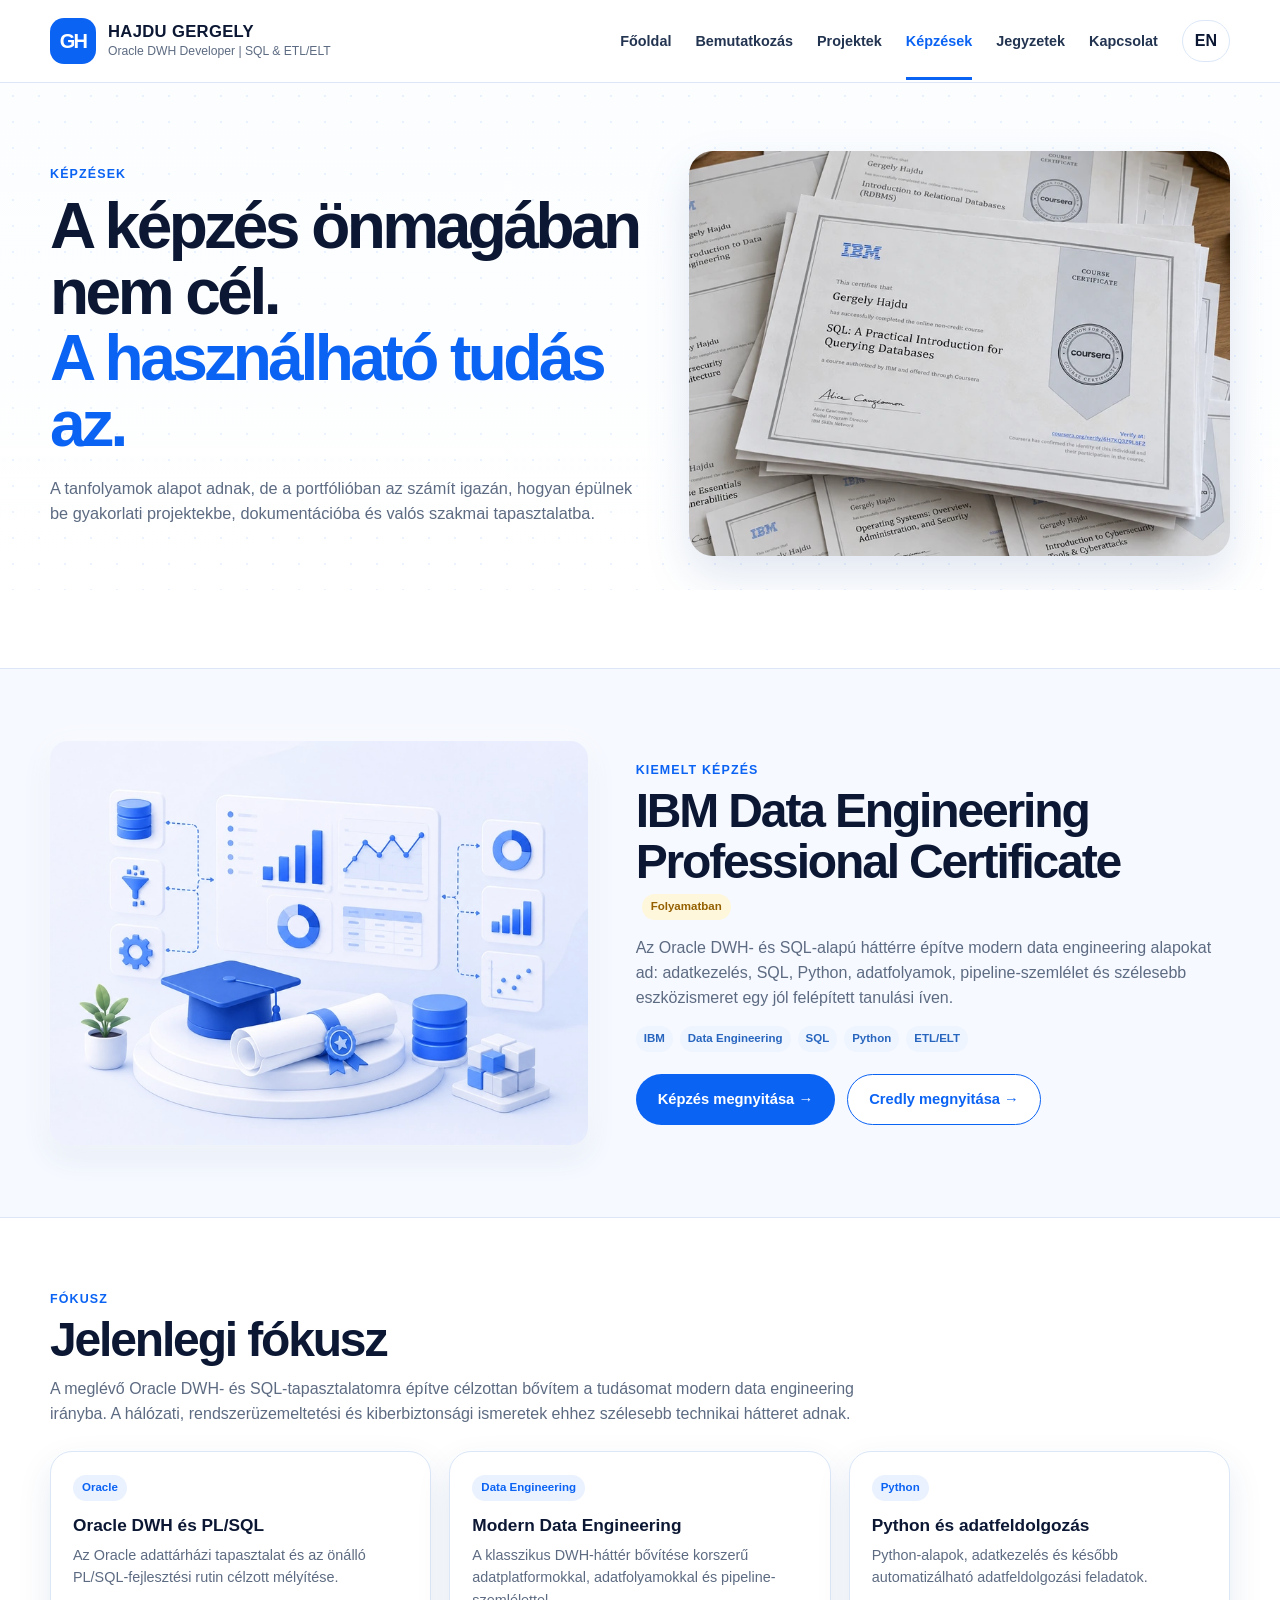
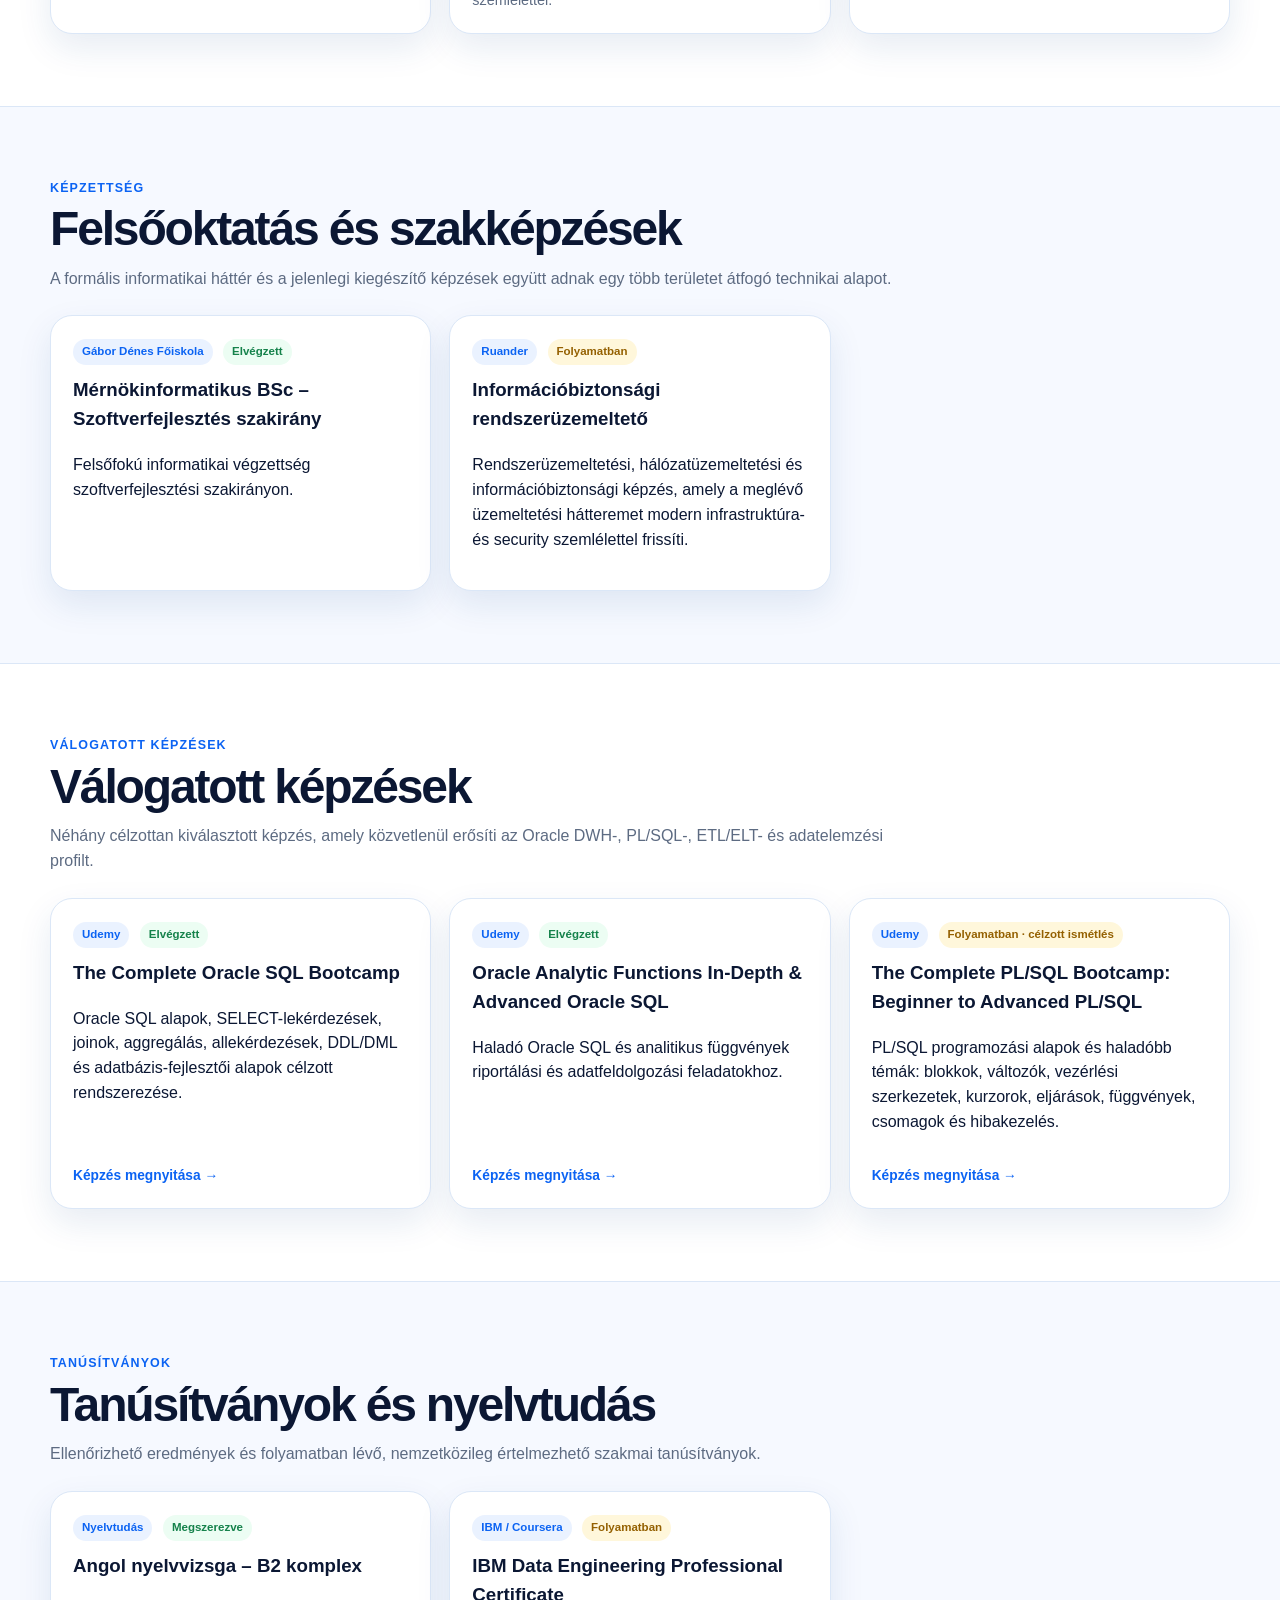
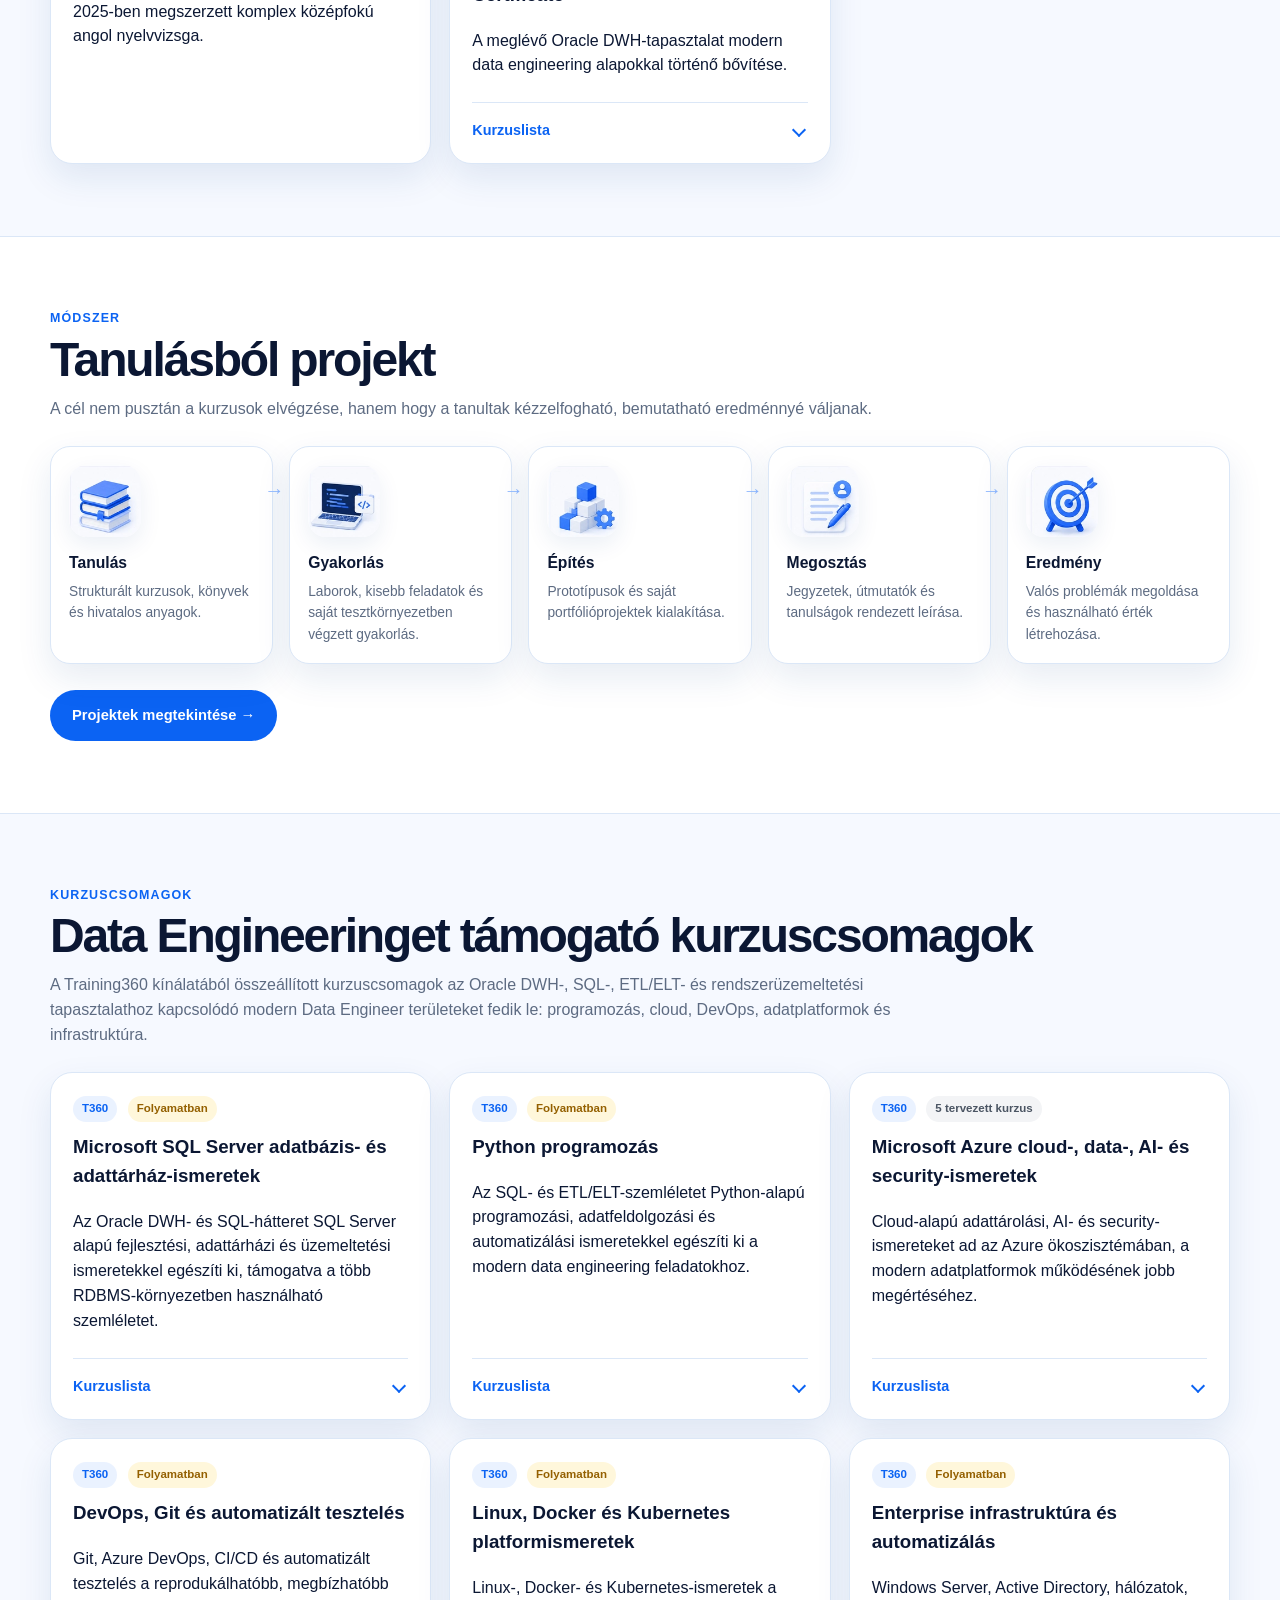
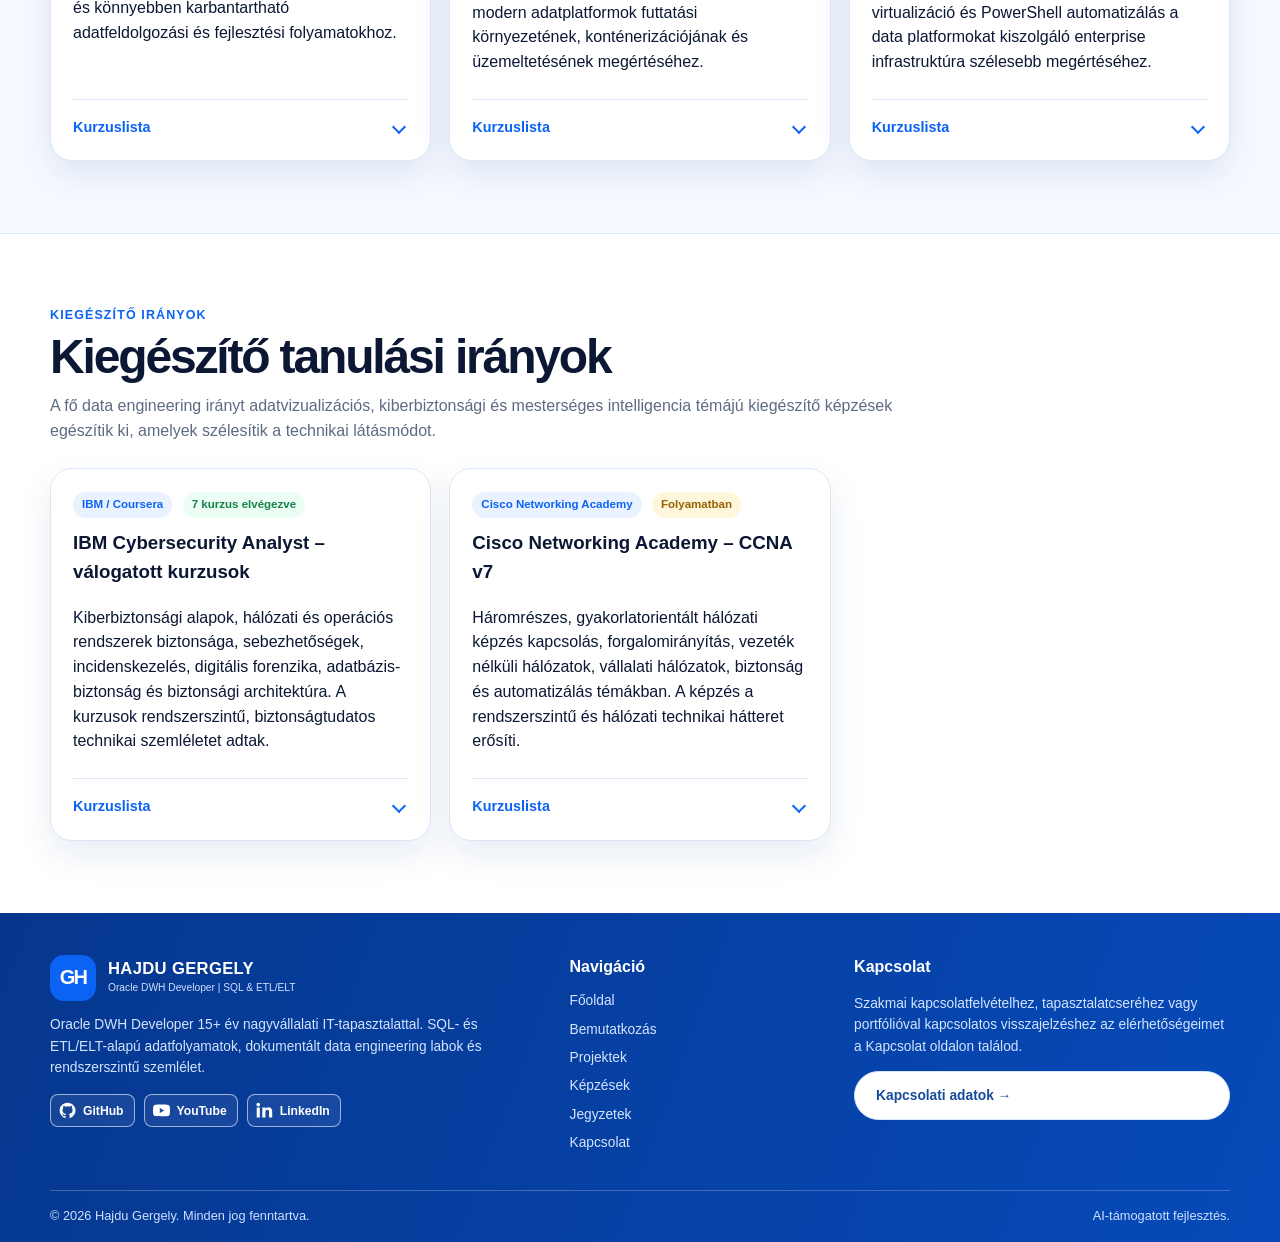
<file: hu/learning.html>
<!doctype html>

<html lang="hu">
  <head>
    <meta charset="utf-8" />
    <meta content="width=device-width, initial-scale=1" name="viewport" />
    <meta content="#0b63f3" name="theme-color" />
    <meta
      content="Válogatott képzések és tanulási irányok Oracle SQL, PL/SQL, data engineering, adatvizualizáció, kiberbiztonság és kapcsolódó technológiák területén."
      name="description"
    />
    <link href="../favicon.svg" rel="icon" type="image/svg+xml" />
    <link href="../favicon.ico" rel="icon" sizes="any" />
    <link href="../favicon-32.png" rel="icon" sizes="32x32" type="image/png" />
    <link href="../favicon-192.png" rel="icon" sizes="192x192" type="image/png" />
    <link href="../apple-touch-icon.png" rel="apple-touch-icon" sizes="180x180" />
    <link href="../assets/css/style.css" rel="stylesheet" />
    <title>Képzések | Hajdu Gergely</title>
    <meta property="og:title" content="Képzések | Hajdu Gergely" />
    <meta
      property="og:description"
      content="Válogatott képzések és tanulási irányok Oracle SQL, PL/SQL, data engineering, adatvizualizáció, kiberbiztonság és kapcsolódó technológiák területén."
    />
    <meta property="og:type" content="website" />
    <meta property="og:url" content="https://gergelyhajdu.hu/hu/learning.html" />
    <meta property="og:image" content="https://gergelyhajdu.hu/assets/img/learning-hero.webp" />
    <meta property="og:image:alt" content="Hajdu Gergely képzések és tanulási irányok" />
    <meta property="og:site_name" content="Hajdu Gergely" />
    <meta property="og:locale" content="hu_HU" />
    <meta property="og:locale:alternate" content="en_US" />
    <meta name="twitter:card" content="summary_large_image" />
    <meta name="twitter:title" content="Képzések | Hajdu Gergely" />
    <meta
      name="twitter:description"
      content="Válogatott képzések és tanulási irányok Oracle SQL, PL/SQL, data engineering, adatvizualizáció, kiberbiztonság és kapcsolódó technológiák területén."
    />
    <meta name="twitter:image" content="https://gergelyhajdu.hu/assets/img/learning-hero.webp" />
    <meta name="twitter:image:alt" content="Hajdu Gergely képzések és tanulási irányok" />
    <link rel="canonical" href="https://gergelyhajdu.hu/hu/learning.html" />
    <link rel="alternate" hreflang="hu" href="https://gergelyhajdu.hu/hu/learning.html" />
    <link rel="alternate" hreflang="en" href="https://gergelyhajdu.hu/en/learning.html" />
    <link rel="alternate" hreflang="x-default" href="https://gergelyhajdu.hu/" />
  </head>
  <body>
    <header class="site-header">
      <div class="container header-inner">
        <a class="brand" href="index.html">
          <span class="brand-mark"> GH </span>
          <span>
            <span class="brand-name"> HAJDU GERGELY </span>
            <span class="brand-sub"> Oracle DWH Developer | SQL &amp; ETL/ELT </span>
          </span>
        </a>
        <nav class="nav" data-nav="">
          <a class="" href="index.html"> Főoldal </a>
          <a class="" href="about.html"> Bemutatkozás </a>
          <a class="" href="projects.html"> Projektek </a>
          <a class="active" href="learning.html"> Képzések </a>
          <a class="" href="notes.html"> Jegyzetek </a>
          <a class="" href="contact.html"> Kapcsolat </a>
        </nav>
        <div class="header-actions">
          <a class="lang-link" href="../en/learning.html"> EN </a>
          <button aria-expanded="false" aria-label="Menü" class="menu-btn" data-menu="" type="button">☰</button>
        </div>
      </div>
    </header>
    <main>
      <section class="page-hero">
        <div class="container page-hero-grid">
          <div>
            <div class="eyebrow">Képzések</div>
            <h1>
              A képzés önmagában nem cél.
              <br />
              <span class="accent"> A használható tudás az. </span>
            </h1>
            <p>
              A tanfolyamok alapot adnak, de a portfólióban az számít igazán, hogyan épülnek be gyakorlati projektekbe,
              dokumentációba és valós szakmai tapasztalatba.
            </p>
          </div>
          <div class="page-hero-art">
            <img alt="" src="../assets/img/learning-hero.webp" width="768" height="576" decoding="async" />
          </div>
        </div>
      </section>
      <section class="section section-soft notes-featured-section learning-featured-section">
        <div class="container">
          <div class="split">
            <div>
              <img
                alt="Kiemelt képzés illusztráció"
                src="../assets/img/learning/featured-ibm-data-engineering.webp"
                width="768"
                height="576"
                decoding="async"
                loading="lazy"
              />
            </div>
            <div>
              <div class="eyebrow notes-featured-eyebrow">Kiemelt képzés</div>
              <h2>IBM Data Engineering Professional Certificate</h2>
              <span class="tag status private"> Folyamatban </span>
              <p class="section-copy">
                Az Oracle DWH- és SQL-alapú háttérre építve modern data engineering alapokat ad: adatkezelés, SQL,
                Python, adatfolyamok, pipeline-szemlélet és szélesebb eszközismeret egy jól felépített tanulási íven.
              </p>
              <div class="chip-row">
                <span class="chip"> IBM </span>
                <span class="chip"> Data Engineering </span>
                <span class="chip"> SQL </span>
                <span class="chip"> Python </span>
                <span class="chip"> ETL/ELT </span>
              </div>
              <div class="cta-row">
                <a
                  class="btn btn-primary"
                  href="https://www.coursera.org/professional-certificates/ibm-data-engineer"
                  rel="noopener"
                  target="_blank"
                >
                  Képzés megnyitása →
                </a>
                <a
                  class="btn btn-secondary"
                  href="https://www.credly.com/users/gergelyhajdu"
                  rel="noopener"
                  target="_blank"
                >
                  Credly megnyitása →
                </a>
              </div>
            </div>
          </div>
        </div>
      </section>
      <section class="section">
        <div class="container">
          <div class="section-head section-head-stack">
            <div>
              <div class="eyebrow">Fókusz</div>
              <h2>Jelenlegi fókusz</h2>
            </div>
            <p class="section-copy">
              A meglévő Oracle DWH- és SQL-tapasztalatomra építve célzottan bővítem a tudásomat modern data engineering
              irányba. A hálózati, rendszerüzemeltetési és kiberbiztonsági ismeretek ehhez szélesebb technikai hátteret
              adnak.
            </p>
          </div>
          <div class="card-grid focus-grid">
            <article class="card focus-card">
              <span class="tag"> Oracle </span>
              <h3>Oracle DWH és PL/SQL</h3>
              <p>Az Oracle adattárházi tapasztalat és az önálló PL/SQL-fejlesztési rutin célzott mélyítése.</p>
            </article>
            <article class="card focus-card">
              <span class="tag"> Data Engineering </span>
              <h3>Modern Data Engineering</h3>
              <p>
                A klasszikus DWH-háttér bővítése korszerű adatplatformokkal, adatfolyamokkal és pipeline-szemlélettel.
              </p>
            </article>
            <article class="card focus-card">
              <span class="tag"> Python </span>
              <h3>Python és adatfeldolgozás</h3>
              <p>Python-alapok, adatkezelés és később automatizálható adatfeldolgozási feladatok.</p>
            </article>
          </div>
        </div>
      </section>
      <section class="section section-soft">
        <div class="container">
          <div class="section-head section-head-stack">
            <div>
              <div class="eyebrow">Képzettség</div>
              <h2>Felsőoktatás és szakképzések</h2>
            </div>
            <p class="section-copy">
              A formális informatikai háttér és a jelenlegi kiegészítő képzések együtt adnak egy több területet átfogó
              technikai alapot.
            </p>
          </div>
          <div class="card-grid learning-grid">
            <article class="card learning-card">
              <span>
                <span class="tag"> Gábor Dénes Főiskola </span>
                <span class="tag status"> Elvégzett </span>
              </span>
              <h3>Mérnökinformatikus BSc – Szoftverfejlesztés szakirány</h3>
              <p>Felsőfokú informatikai végzettség szoftverfejlesztési szakirányon.</p>
            </article>
            <article class="card learning-card">
              <span>
                <span class="tag"> Ruander </span>
                <span class="tag status private"> Folyamatban </span>
              </span>
              <h3>Információbiztonsági rendszerüzemeltető</h3>
              <p>
                Rendszerüzemeltetési, hálózatüzemeltetési és információbiztonsági képzés, amely a meglévő üzemeltetési
                hátteremet modern infrastruktúra- és security szemlélettel frissíti.
              </p>
            </article>
          </div>
        </div>
      </section>
      <section class="section">
        <div class="container">
          <div class="section-head section-head-stack">
            <div>
              <div class="eyebrow">Válogatott képzések</div>
              <h2>Válogatott képzések</h2>
            </div>
            <p class="section-copy">
              Néhány célzottan kiválasztott képzés, amely közvetlenül erősíti az Oracle DWH-, PL/SQL-, ETL/ELT- és
              adatelemzési profilt.
            </p>
          </div>
          <div class="card-grid learning-grid">
            <article class="card learning-card">
              <span>
                <span class="tag"> Udemy </span>
                <span class="tag status"> Elvégzett </span>
              </span>
              <h3>The Complete Oracle SQL Bootcamp</h3>
              <p>
                Oracle SQL alapok, SELECT-lekérdezések, joinok, aggregálás, allekérdezések, DDL/DML és
                adatbázis-fejlesztői alapok célzott rendszerezése.
              </p>
              <a
                class="card-link"
                href="https://www.udemy.com/course/oracle-sql-12c-become-an-sql-developer-with-subtitle"
                rel="noopener"
                target="_blank"
              >
                Képzés megnyitása →
              </a>
            </article>
            <article class="card learning-card">
              <span>
                <span class="tag"> Udemy </span>
                <span class="tag status"> Elvégzett </span>
              </span>
              <h3>Oracle Analytic Functions In-Depth &amp; Advanced Oracle SQL</h3>
              <p>Haladó Oracle SQL és analitikus függvények riportálási és adatfeldolgozási feladatokhoz.</p>
              <a
                class="card-link"
                href="https://www.udemy.com/course/oracle-analytic-functions-in-depth"
                rel="noopener"
                target="_blank"
              >
                Képzés megnyitása →
              </a>
            </article>
            <article class="card learning-card">
              <span>
                <span class="tag"> Udemy </span>
                <span class="tag status private"> Folyamatban · célzott ismétlés </span>
              </span>
              <h3>The Complete PL/SQL Bootcamp: Beginner to Advanced PL/SQL</h3>
              <p>
                PL/SQL programozási alapok és haladóbb témák: blokkok, változók, vezérlési szerkezetek, kurzorok,
                eljárások, függvények, csomagok és hibakezelés.
              </p>
              <a
                class="card-link"
                href="https://www.udemy.com/course/plsql-beginner-to-advanced-become-a-perfect-plsql-developer"
                rel="noopener"
                target="_blank"
              >
                Képzés megnyitása →
              </a>
            </article>
          </div>
        </div>
      </section>
      <section class="section section-soft">
        <div class="container">
          <div class="section-head section-head-stack">
            <div>
              <div class="eyebrow">Tanúsítványok</div>
              <h2>Tanúsítványok és nyelvtudás</h2>
            </div>
            <p class="section-copy">
              Ellenőrizhető eredmények és folyamatban lévő, nemzetközileg értelmezhető szakmai tanúsítványok.
            </p>
          </div>
          <div class="card-grid learning-grid">
            <article class="card learning-card">
              <span>
                <span class="tag"> Nyelvtudás </span>
                <span class="tag status"> Megszerezve </span>
              </span>
              <h3>Angol nyelvvizsga – B2 komplex</h3>
              <p>2025-ben megszerzett komplex középfokú angol nyelvvizsga.</p>
            </article>
            <article class="card learning-card">
              <span>
                <span class="tag"> IBM / Coursera </span>
                <span class="tag status private"> Folyamatban </span>
              </span>
              <h3>IBM Data Engineering Professional Certificate</h3>
              <p>A meglévő Oracle DWH-tapasztalat modern data engineering alapokkal történő bővítése.</p>
              <details class="learning-course-details">
                <summary>Kurzuslista</summary>
                <ul class="learning-course-list">
                  <li class="course-completed">Bevezetés az adatmérnökségbe</li>
                  <li>Python az adattudomány, AI és fejlesztés számára</li>
                  <li>Python projekt az adatmérnökség számára</li>
                  <li>Bevezetés a relációs adatbázisokba (RDBMS)</li>
                  <li>Adatbázisok és SQL az adattudomány és a Python számára</li>
                  <li>Gyakorlati bevezetés a Linux-parancsok és a Shell Scripting használatába</li>
                  <li>Relációs adatbázis-adminisztráció (DBA)</li>
                  <li>ETL és adatvezetékek Shell, Airflow és Kafka segítségével</li>
                  <li>Adatraktár alapjai</li>
                  <li>BI irányítópultok az IBM Cognos Analytics és a Google Looker segítségével</li>
                  <li>Bevezetés a NoSQL adatbázisokba</li>
                  <li>Bevezetés a nagy adatokba a Sparkkal és a Hadooppal</li>
                  <li>Gépi tanulás Apache Sparkkal</li>
                  <li>Adatmérnöki alapprojekt</li>
                  <li>Generatív AI: Emelje fel az adatmérnöki karrierjét</li>
                  <li>Adatmérnöki karrierútmutató és interjúfelkészülés</li>
                </ul>
              </details>
            </article>
          </div>
        </div>
      </section>
      <section class="section">
        <div class="container">
          <div class="section-head section-head-stack">
            <div>
              <div class="eyebrow">Módszer</div>
              <h2>Tanulásból projekt</h2>
            </div>
            <p class="section-copy">
              A cél nem pusztán a kurzusok elvégzése, hanem hogy a tanultak kézzelfogható, bemutatható eredménnyé
              váljanak.
            </p>
          </div>
          <div class="approach approach-cards">
            <div class="step">
              <span class="approach-icon">
                <img
                  alt="Tanulás"
                  src="../assets/img/learning/learn-structure.webp"
                  width="128"
                  height="128"
                  decoding="async"
                  loading="lazy"
                />
              </span>
              <div>
                <strong> Tanulás </strong>
                <p>Strukturált kurzusok, könyvek és hivatalos anyagok.</p>
              </div>
            </div>
            <div class="step">
              <span class="approach-icon">
                <img
                  alt="Gyakorlás"
                  src="../assets/img/learning/learn-practice.webp"
                  width="128"
                  height="128"
                  decoding="async"
                  loading="lazy"
                />
              </span>
              <div>
                <strong> Gyakorlás </strong>
                <p>Laborok, kisebb feladatok és saját tesztkörnyezetben végzett gyakorlás.</p>
              </div>
            </div>
            <div class="step">
              <span class="approach-icon">
                <img
                  alt="Építés"
                  src="../assets/img/learning/learn-build.webp"
                  width="128"
                  height="128"
                  decoding="async"
                  loading="lazy"
                />
              </span>
              <div>
                <strong> Építés </strong>
                <p>Prototípusok és saját portfólióprojektek kialakítása.</p>
              </div>
            </div>
            <div class="step">
              <span class="approach-icon">
                <img
                  alt="Megosztás"
                  src="../assets/img/learning/learn-share.webp"
                  width="128"
                  height="128"
                  decoding="async"
                  loading="lazy"
                />
              </span>
              <div>
                <strong> Megosztás </strong>
                <p>Jegyzetek, útmutatók és tanulságok rendezett leírása.</p>
              </div>
            </div>
            <div class="step">
              <span class="approach-icon">
                <img
                  alt="Eredmény"
                  src="../assets/img/learning/learn-impact.webp"
                  width="128"
                  height="128"
                  decoding="async"
                  loading="lazy"
                />
              </span>
              <div>
                <strong> Eredmény </strong>
                <p>Valós problémák megoldása és használható érték létrehozása.</p>
              </div>
            </div>
          </div>
          <div class="cta-row">
            <a class="btn btn-primary" href="projects.html"> Projektek megtekintése → </a>
          </div>
        </div>
      </section>
      <section class="section section-soft">
        <div class="container">
          <div class="section-head section-head-stack">
            <div>
              <div class="eyebrow">Kurzuscsomagok</div>
              <h2>Data Engineeringet támogató kurzuscsomagok</h2>
            </div>
            <p class="section-copy">
              A Training360 kínálatából összeállított kurzuscsomagok az Oracle DWH-, SQL-, ETL/ELT- és
              rendszerüzemeltetési tapasztalathoz kapcsolódó modern Data Engineer területeket fedik le: programozás,
              cloud, DevOps, adatplatformok és infrastruktúra.
            </p>
          </div>
          <div class="card-grid learning-grid">
            <article class="card learning-card">
              <span>
                <span class="tag"> T360 </span>
                <span class="tag status private"> Folyamatban </span>
              </span>
              <h3>Microsoft SQL Server adatbázis- és adattárház-ismeretek</h3>
              <p>
                Az Oracle DWH- és SQL-hátteret SQL Server alapú fejlesztési, adattárházi és üzemeltetési ismeretekkel
                egészíti ki, támogatva a több RDBMS-környezetben használható szemléletet.
              </p>
              <details class="learning-course-details">
                <summary>Kurzuslista</summary>
                <ul class="learning-course-list">
                  <li class="course-completed">SQL Server adattárház</li>
                  <li>Az SQL Server programozás alapjai</li>
                  <li>Bevezetés az SQL Server használatába</li>
                  <li class="course-completed">Microsoft SQL Server 2017</li>
                </ul>
              </details>
            </article>
            <article class="card learning-card">
              <span>
                <span class="tag"> T360 </span>
                <span class="tag status private"> Folyamatban </span>
              </span>
              <h3>Python programozás</h3>
              <p>
                Az SQL- és ETL/ELT-szemléletet Python-alapú programozási, adatfeldolgozási és automatizálási ismeretekkel
                egészíti ki a modern data engineering feladatokhoz.
              </p>
              <details class="learning-course-details">
                <summary>Kurzuslista</summary>
                <ul class="learning-course-list">
                  <li>Python haladó</li>
                  <li class="course-completed">Python alapok</li>
                </ul>
              </details>
            </article>
            <article class="card learning-card">
              <span>
                <span class="tag"> T360 </span>
                <span class="tag status planned"> 5 tervezett kurzus </span>
              </span>
              <h3>Microsoft Azure cloud-, data-, AI- és security-ismeretek</h3>
              <p>
                Cloud-alapú adattárolási, AI- és security-ismereteket ad az Azure ökoszisztémában, a modern adatplatformok
                működésének jobb megértéséhez.
              </p>
              <details class="learning-course-details">
                <summary>Kurzuslista</summary>
                <ul class="learning-course-list">
                  <li>Azure Storage Account</li>
                  <li>Azure AI</li>
                  <li>A Microsoft Azure biztonsági technológiái és megoldásai</li>
                  <li>Microsoft Azure általános alapismeretek</li>
                  <li>Microsoft Azure alapok</li>
                </ul>
              </details>
            </article>
            <article class="card learning-card">
              <span>
                <span class="tag"> T360 </span>
                <span class="tag status private"> Folyamatban </span>
              </span>
              <h3>DevOps, Git és automatizált tesztelés</h3>
              <p>
                Git, Azure DevOps, CI/CD és automatizált tesztelés a reprodukálhatóbb, megbízhatóbb és könnyebben
                karbantartható adatfeldolgozási és fejlesztési folyamatokhoz.
              </p>
              <details class="learning-course-details">
                <summary>Kurzuslista</summary>
                <ul class="learning-course-list">
                  <li>Azure DevOps</li>
                  <li class="course-completed">Verziókezelés és közös munka Git segítségével</li>
                  <li>Automata tesztelés elmélete és infrastruktúrája</li>
                  <li>CI/CD implementálása Java projekten szabadon választható eszközökkel</li>
                </ul>
              </details>
            </article>
            <article class="card learning-card">
              <span>
                <span class="tag"> T360 </span>
                <span class="tag status private"> Folyamatban </span>
              </span>
              <h3>Linux, Docker és Kubernetes platformismeretek</h3>
              <p>
                Linux-, Docker- és Kubernetes-ismeretek a modern adatplatformok futtatási környezetének,
                konténerizációjának és üzemeltetésének megértéséhez.
              </p>
              <details class="learning-course-details">
                <summary>Kurzuslista</summary>
                <ul class="learning-course-list">
                  <li>Bevezetés a Docker használatába</li>
                  <li>Kubernetes bevezető</li>
                  <li>Kubernetes fejlesztőknek</li>
                  <li>Kubernetes üzemeltetőknek</li>
                  <li>Bash haladóknak</li>
                  <li>Enterprise Linux hálózatok menedzselése és haladó lehetőségei</li>
                  <li>Enterprise Linux üzemeltetés alapok</li>
                  <li class="course-completed">A Linux üzemeltetés alapjai</li>
                </ul>
              </details>
            </article>
            <article class="card learning-card">
              <span>
                <span class="tag"> T360 </span>
                <span class="tag status private"> Folyamatban </span>
              </span>
              <h3>Enterprise infrastruktúra és automatizálás</h3>
              <p>
                Windows Server, Active Directory, hálózatok, virtualizáció és PowerShell automatizálás a data platformokat
                kiszolgáló enterprise infrastruktúra szélesebb megértéséhez.
              </p>
              <details class="learning-course-details">
                <summary>Kurzuslista</summary>
                <ul class="learning-course-list">
                  <li>PowerShell alapok üzemeltetőknek</li>
                  <li>PowerShell haladó</li>
                  <li class="course-completed">Windows Server 2019</li>
                  <li class="course-completed">Active Directory 2019</li>
                  <li class="course-completed">Active Directory trust-kapcsolatok</li>
                  <li class="course-completed">DNS</li>
                  <li class="course-completed">DHCP</li>
                  <li class="course-completed">Gyártófüggetlen hálózati alapismeretek</li>
                </ul>
              </details>
            </article>
          </div>
        </div>
      </section>
      <section class="section">
        <div class="container">
          <div class="section-head section-head-stack">
            <div>
              <div class="eyebrow">Kiegészítő irányok</div>
              <h2>Kiegészítő tanulási irányok</h2>
            </div>
            <p class="section-copy">
              A fő data engineering irányt adatvizualizációs, kiberbiztonsági és mesterséges intelligencia témájú
              kiegészítő képzések egészítik ki, amelyek szélesítik a technikai látásmódot.
            </p>
          </div>
          <div class="card-grid learning-grid">
            <article class="card learning-card">
              <span>
                <span class="tag"> IBM / Coursera </span>
                <span class="tag status"> 7 kurzus elvégezve </span>
              </span>
              <h3>IBM Cybersecurity Analyst – válogatott kurzusok</h3>
              <p>
                Kiberbiztonsági alapok, hálózati és operációs rendszerek biztonsága, sebezhetőségek, incidenskezelés, 
                digitális forenzika, adatbázis-biztonság és biztonsági architektúra. A kurzusok rendszerszintű, 
                biztonságtudatos technikai szemléletet adtak.
              </p>
              <details class="learning-course-details">
                <summary>Kurzuslista</summary>
                <ul class="learning-course-list">
                  <li class="course-completed">Bevezetés a kiberbiztonsági karrierekbe</li>
                  <li class="course-completed">Bevezetés a kiberbiztonsági alapkövetelményekbe</li>
                  <li class="course-completed">Bevezetés a kiberbiztonsági eszközökbe és a kibertámadásokba</li>
                  <li class="course-completed">Operációs rendszerek: Áttekintés, adminisztráció és biztonság</li>
                  <li class="course-completed">Számítógépes hálózatok és hálózati biztonság</li>
                  <li class="course-completed">Adatbázis alapjai és sebezhetőségei</li>
                  <li class="course-completed">Kiberbiztonsági architektúra</li>
                </ul>
              </details>
            </article>
            <article class="card learning-card">
              <span>
                <span class="tag"> Cisco Networking Academy </span>
                <span class="tag status private"> Folyamatban </span>
              </span>
              <h3>Cisco Networking Academy – CCNA v7</h3>
              <p>
                Háromrészes, gyakorlatorientált hálózati képzés kapcsolás, forgalomirányítás, vezeték nélküli hálózatok,
                vállalati hálózatok, biztonság és automatizálás témákban. A képzés a rendszerszintű és hálózati technikai
                hátteret erősíti.
              </p>
              <details class="learning-course-details">
                <summary>Kurzuslista</summary>
                <ul class="learning-course-list">
                  <li>Bevezetés a hálózatok világába (CCNA1)</li>
                  <li>Kapcsolás, forgalomirányítás, vezeték nélküli hálózatok (CCNA2)</li>
                  <li>Vállalati hálózatok, biztonság és automatizálás (CCNA3)</li>
                </ul>
              </details>
            </article>
          </div>
        </div>
      </section>
    </main>
    <footer class="footer">
      <div class="container">
        <div class="footer-grid">
          <div>
            <div class="brand">
              <span class="brand-mark"> GH </span>
              <span>
                <span class="brand-name"> HAJDU GERGELY </span>
                <span class="brand-sub"> Oracle DWH Developer | SQL &amp; ETL/ELT </span>
              </span>
            </div>
            <p>
              Oracle DWH Developer 15+ év nagyvállalati IT-tapasztalattal. SQL- és ETL/ELT-alapú adatfolyamatok,
              dokumentált data engineering labok és rendszerszintű szemlélet.
            </p>
            <div class="social-row">
              <a
                aria-label="GitHub"
                class="social-btn"
                href="https://github.com/gergelyhajdu"
                rel="noopener"
                target="_blank"
              >
                <img
                  alt=""
                  src="../assets/img/social/github.svg"
                  width="24"
                  height="24"
                  decoding="async"
                  loading="lazy"
                />
                <span> GitHub </span>
              </a>
              <a
                aria-label="YouTube"
                class="social-btn"
                href="https://www.youtube.com/@GergelyHajduData"
                rel="noopener"
                target="_blank"
              >
                <img
                  alt=""
                  src="../assets/img/social/youtube.svg"
                  width="24"
                  height="24"
                  decoding="async"
                  loading="lazy"
                />
                <span> YouTube </span>
              </a>
              <a
                aria-label="LinkedIn"
                class="social-btn"
                href="https://www.linkedin.com/in/gergely-hajdu-data/"
                rel="noopener"
                target="_blank"
              >
                <img
                  alt=""
                  src="../assets/img/social/linkedin.svg"
                  width="24"
                  height="24"
                  decoding="async"
                  loading="lazy"
                />
                <span> LinkedIn </span>
              </a>
            </div>
          </div>
          <div>
            <h4>Navigáció</h4>
            <a href="index.html"> Főoldal </a>
            <a href="about.html"> Bemutatkozás </a>
            <a href="projects.html"> Projektek </a>
            <a href="learning.html"> Képzések </a>
            <a href="notes.html"> Jegyzetek </a>
            <a href="contact.html"> Kapcsolat </a>
          </div>
          <div>
            <h4>Kapcsolat</h4>
            <p>Szakmai kapcsolatfelvételhez, tapasztalatcseréhez vagy portfólióval kapcsolatos visszajelzéshez az elérhetőségeimet a Kapcsolat oldalon találod.</p>
            <a class="btn btn-secondary" href="contact.html"> Kapcsolati adatok → </a>
          </div>
        </div>
        <div class="footer-bottom">
          <span> © 2026 Hajdu Gergely. Minden jog fenntartva. </span>
          <span> AI-támogatott fejlesztés. </span>
        </div>
      </div>
    </footer>
    <button aria-label="Vissza az oldal tetejére" class="back-to-top" data-back-to-top="" type="button">↑</button>
    <script src="../assets/js/learning-course-modal.js"></script>
    <script src="../assets/js/site.js"></script>
  </body>
</html>
</file>
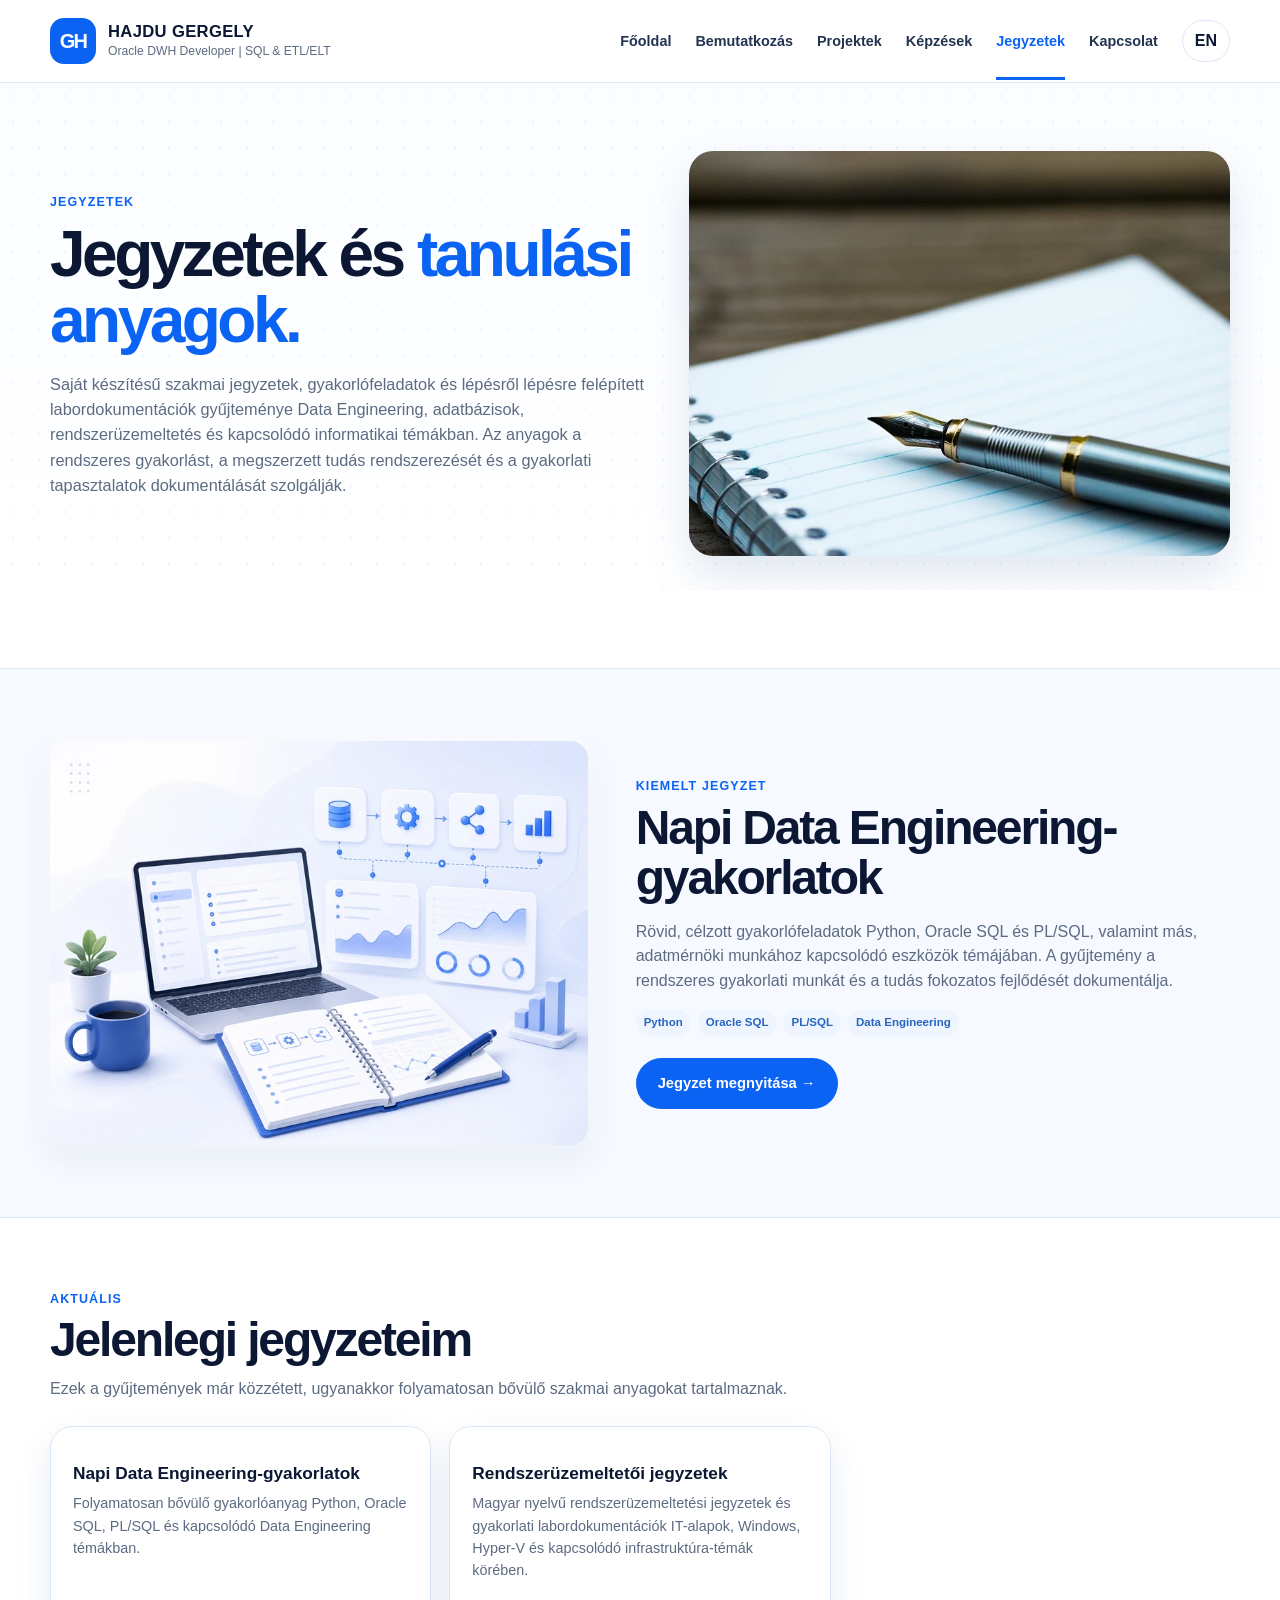
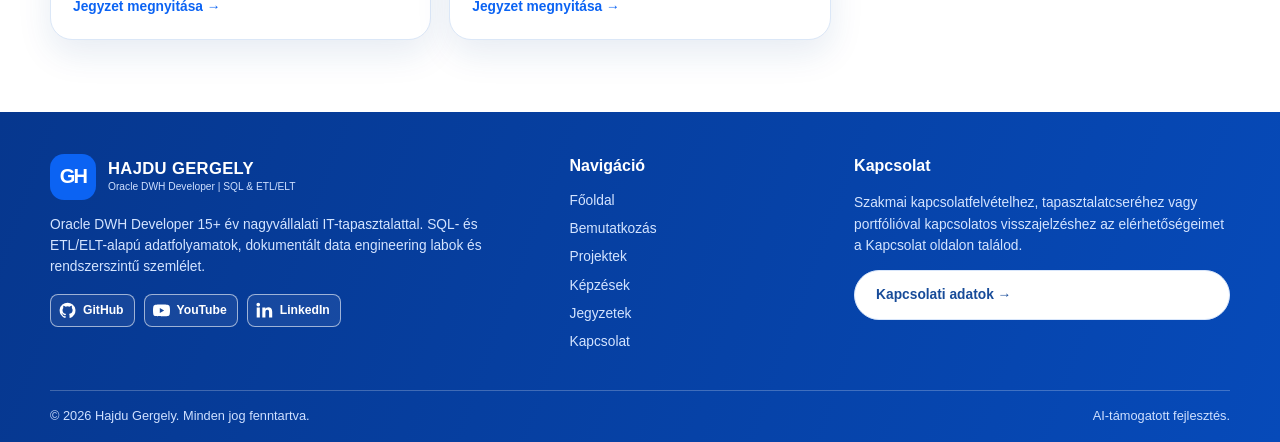
<file: hu/notes.html>
<!doctype html>
<html lang="hu">
  <head>
    <meta charset="utf-8" />
    <meta content="width=device-width, initial-scale=1" name="viewport" />
    <meta content="#0b63f3" name="theme-color" />
    <meta
      content="Saját készítésű szakmai jegyzetek, gyakorlófeladatok és labordokumentációk Data Engineering, adatbázisok és rendszerüzemeltetés témákban."
      name="description"
    />
    <link href="../favicon.svg" rel="icon" type="image/svg+xml" />
    <link href="../favicon.ico" rel="icon" sizes="any" />
    <link href="../favicon-32.png" rel="icon" sizes="32x32" type="image/png" />
    <link href="../favicon-192.png" rel="icon" sizes="192x192" type="image/png" />
    <link href="../apple-touch-icon.png" rel="apple-touch-icon" sizes="180x180" />
    <link href="../assets/css/style.css" rel="stylesheet" />
    <title>Jegyzetek | Hajdu Gergely</title>
    <meta property="og:title" content="Jegyzetek | Hajdu Gergely" />
    <meta
      property="og:description"
      content="Saját készítésű szakmai jegyzetek, gyakorlófeladatok és labordokumentációk Data Engineering, adatbázisok és rendszerüzemeltetés témákban."
    />
    <meta property="og:type" content="website" />
    <meta property="og:url" content="https://gergelyhajdu.hu/hu/notes.html" />
    <meta property="og:image" content="https://gergelyhajdu.hu/assets/img/notes-hero.webp" />
    <meta property="og:image:alt" content="Hajdu Gergely szakmai jegyzetek" />
    <meta property="og:site_name" content="Hajdu Gergely" />
    <meta property="og:locale" content="hu_HU" />
    <meta property="og:locale:alternate" content="en_US" />
    <meta name="twitter:card" content="summary_large_image" />
    <meta name="twitter:title" content="Jegyzetek | Hajdu Gergely" />
    <meta
      name="twitter:description"
      content="Saját készítésű szakmai jegyzetek, gyakorlófeladatok és labordokumentációk Data Engineering, adatbázisok és rendszerüzemeltetés témákban."
    />
    <meta name="twitter:image" content="https://gergelyhajdu.hu/assets/img/notes-hero.webp" />
    <meta name="twitter:image:alt" content="Hajdu Gergely szakmai jegyzetek" />
    <link rel="canonical" href="https://gergelyhajdu.hu/hu/notes.html" />
    <link rel="alternate" hreflang="hu" href="https://gergelyhajdu.hu/hu/notes.html" />
    <link rel="alternate" hreflang="en" href="https://gergelyhajdu.hu/en/notes.html" />
    <link rel="alternate" hreflang="x-default" href="https://gergelyhajdu.hu/" />
  </head>
  <body>
    <header class="site-header">
      <div class="container header-inner">
        <a class="brand" href="index.html">
          <span class="brand-mark"> GH </span>
          <span>
            <span class="brand-name"> HAJDU GERGELY </span>
            <span class="brand-sub"> Oracle DWH Developer | SQL & ETL/ELT </span>
          </span>
        </a>
        <nav class="nav" data-nav="">
          <a class="" href="index.html"> Főoldal </a>
          <a class="" href="about.html"> Bemutatkozás </a>
          <a class="" href="projects.html"> Projektek </a>
          <a class="" href="learning.html"> Képzések </a>
          <a class="active" href="notes.html"> Jegyzetek </a>
          <a class="" href="contact.html"> Kapcsolat </a>
        </nav>
        <div class="header-actions">
          <a class="lang-link" href="../en/notes.html"> EN </a>
          <button aria-expanded="false" aria-label="Menü" class="menu-btn" data-menu="" type="button">☰</button>
        </div>
      </div>
    </header>
    <main>
      <section class="page-hero">
        <div class="container page-hero-grid">
          <div>
            <div class="eyebrow">Jegyzetek</div>
            <h1>
              Jegyzetek és
              <span class="accent"> tanulási anyagok. </span>
            </h1>
            <p>Saját készítésű szakmai jegyzetek, gyakorlófeladatok és lépésről lépésre felépített labordokumentációk gyűjteménye Data Engineering, adatbázisok, rendszerüzemeltetés és kapcsolódó informatikai témákban. Az anyagok a rendszeres gyakorlást, a megszerzett tudás rendszerezését és a gyakorlati tapasztalatok dokumentálását szolgálják.</p>
          </div>
          <div class="page-hero-art">
            <img alt="" src="../assets/img/notes-hero.webp" width="768" height="576" decoding="async" />
          </div>
        </div>
      </section>
   <section class="section section-soft notes-featured-section">
    <div class="container">
     <div class="split">
      <div>
        <img
          src="../assets/img/notes/featured-ibm-data-engineering.webp"
          alt="Kiemelt jegyzet illusztráció"
          width="768"
          height="576"
          decoding="async"
          loading="lazy"
        />
      </div>
      <div>
       <div class="eyebrow notes-featured-eyebrow">
        Kiemelt jegyzet
       </div>
       <h2>
        Napi Data Engineering-gyakorlatok
       </h2>
       <p class="section-copy">
        Rövid, célzott gyakorlófeladatok Python, Oracle SQL és PL/SQL, valamint más, adatmérnöki munkához kapcsolódó eszközök témájában. A gyűjtemény a rendszeres gyakorlati munkát és a tudás fokozatos fejlődését dokumentálja.
       </p>
       <div class="chip-row">
        <span class="chip">
         Python
        </span>
        <span class="chip">
         Oracle SQL
        </span>
        <span class="chip">
         PL/SQL
        </span>
        <span class="chip">
         Data Engineering
        </span>
       </div>
       <div class="cta-row">
        <a class="btn btn-primary" href="https://github.com/gergelyhajdu/daily-data-engineering-practice" rel="noopener" target="_blank">
         Jegyzet megnyitása →
        </a>
       </div>
      </div>
     </div>
    </div>
   </section>
   <section class="section" id="current-notes">
    <div class="container">
     <div class="section-head section-head-stack">
      <div>
       <div class="eyebrow">
        Aktuális
       </div>
       <h2>
        Jelenlegi jegyzeteim
       </h2>
      </div>
      <p class="section-copy">
       Ezek a gyűjtemények már közzétett, ugyanakkor folyamatosan bővülő szakmai anyagokat tartalmaznak.
      </p>
     </div>
     <div class="card-grid notes-grid">
      <article class="card note-card">
       <h3>
        Napi Data Engineering-gyakorlatok
       </h3>
       <p>
        Folyamatosan bővülő gyakorlóanyag Python, Oracle SQL, PL/SQL és kapcsolódó Data Engineering témákban.
       </p>
       <a class="card-link" href="https://github.com/gergelyhajdu/daily-data-engineering-practice" rel="noopener" target="_blank">
        Jegyzet megnyitása →
       </a>
      </article>
      <article class="card note-card">
       <h3>
        Rendszerüzemeltetői jegyzetek
       </h3>
       <p>
        Magyar nyelvű rendszerüzemeltetési jegyzetek és gyakorlati labordokumentációk IT-alapok, Windows, Hyper-V és kapcsolódó infrastruktúra-témák körében.
       </p>
       <a class="card-link" href="https://github.com/gergelyhajdu/system-operator-notes" rel="noopener" target="_blank">
        Jegyzet megnyitása →
       </a>
      </article>
     </div>
    </div>
   </section>
    </main>
    <footer class="footer">
      <div class="container">
        <div class="footer-grid">
          <div>
            <div class="brand">
              <span class="brand-mark"> GH </span>
              <span>
                <span class="brand-name"> HAJDU GERGELY </span>
                <span class="brand-sub"> Oracle DWH Developer | SQL & ETL/ELT </span>
              </span>
            </div>
            <p>
              Oracle DWH Developer 15+ év nagyvállalati IT-tapasztalattal. SQL- és ETL/ELT-alapú adatfolyamatok,
              dokumentált data engineering labok és rendszerszintű szemlélet.
            </p>
            <div class="social-row">
              <a
                aria-label="GitHub"
                class="social-btn"
                href="https://github.com/gergelyhajdu"
                rel="noopener"
                target="_blank"
              >
                <img
                  alt=""
                  src="../assets/img/social/github.svg"
                  width="24"
                  height="24"
                  decoding="async"
                  loading="lazy"
                />
                <span> GitHub </span>
              </a>
              <a
                aria-label="YouTube"
                class="social-btn"
                href="https://www.youtube.com/@GergelyHajduData"
                rel="noopener"
                target="_blank"
              >
                <img
                  alt=""
                  src="../assets/img/social/youtube.svg"
                  width="24"
                  height="24"
                  decoding="async"
                  loading="lazy"
                />
                <span> YouTube </span>
              </a>
              <a
                aria-label="LinkedIn"
                class="social-btn"
                href="https://www.linkedin.com/in/gergely-hajdu-data/"
                rel="noopener"
                target="_blank"
              >
                <img
                  alt=""
                  src="../assets/img/social/linkedin.svg"
                  width="24"
                  height="24"
                  decoding="async"
                  loading="lazy"
                />
                <span> LinkedIn </span>
              </a>
            </div>
          </div>
          <div>
            <h4>Navigáció</h4>
            <a href="index.html"> Főoldal </a>
            <a href="about.html"> Bemutatkozás </a>
            <a href="projects.html"> Projektek </a>
            <a href="learning.html"> Képzések </a>
            <a href="notes.html"> Jegyzetek </a>
            <a href="contact.html"> Kapcsolat </a>
          </div>
          <div>
            <h4>Kapcsolat</h4>
            <p>Szakmai kapcsolatfelvételhez, tapasztalatcseréhez vagy portfólióval kapcsolatos visszajelzéshez az elérhetőségeimet a Kapcsolat oldalon találod.</p>
            <a class="btn btn-secondary" href="contact.html"> Kapcsolati adatok → </a>
          </div>
        </div>
        <div class="footer-bottom">
          <span> © 2026 Hajdu Gergely. Minden jog fenntartva. </span>
          <span> AI-támogatott fejlesztés. </span>
        </div>
      </div>
    </footer>
    <button aria-label="Vissza az oldal tetejére" class="back-to-top" data-back-to-top="" type="button">↑</button>
    <script src="../assets/js/site.js"></script>
  </body>
</html>
</file>
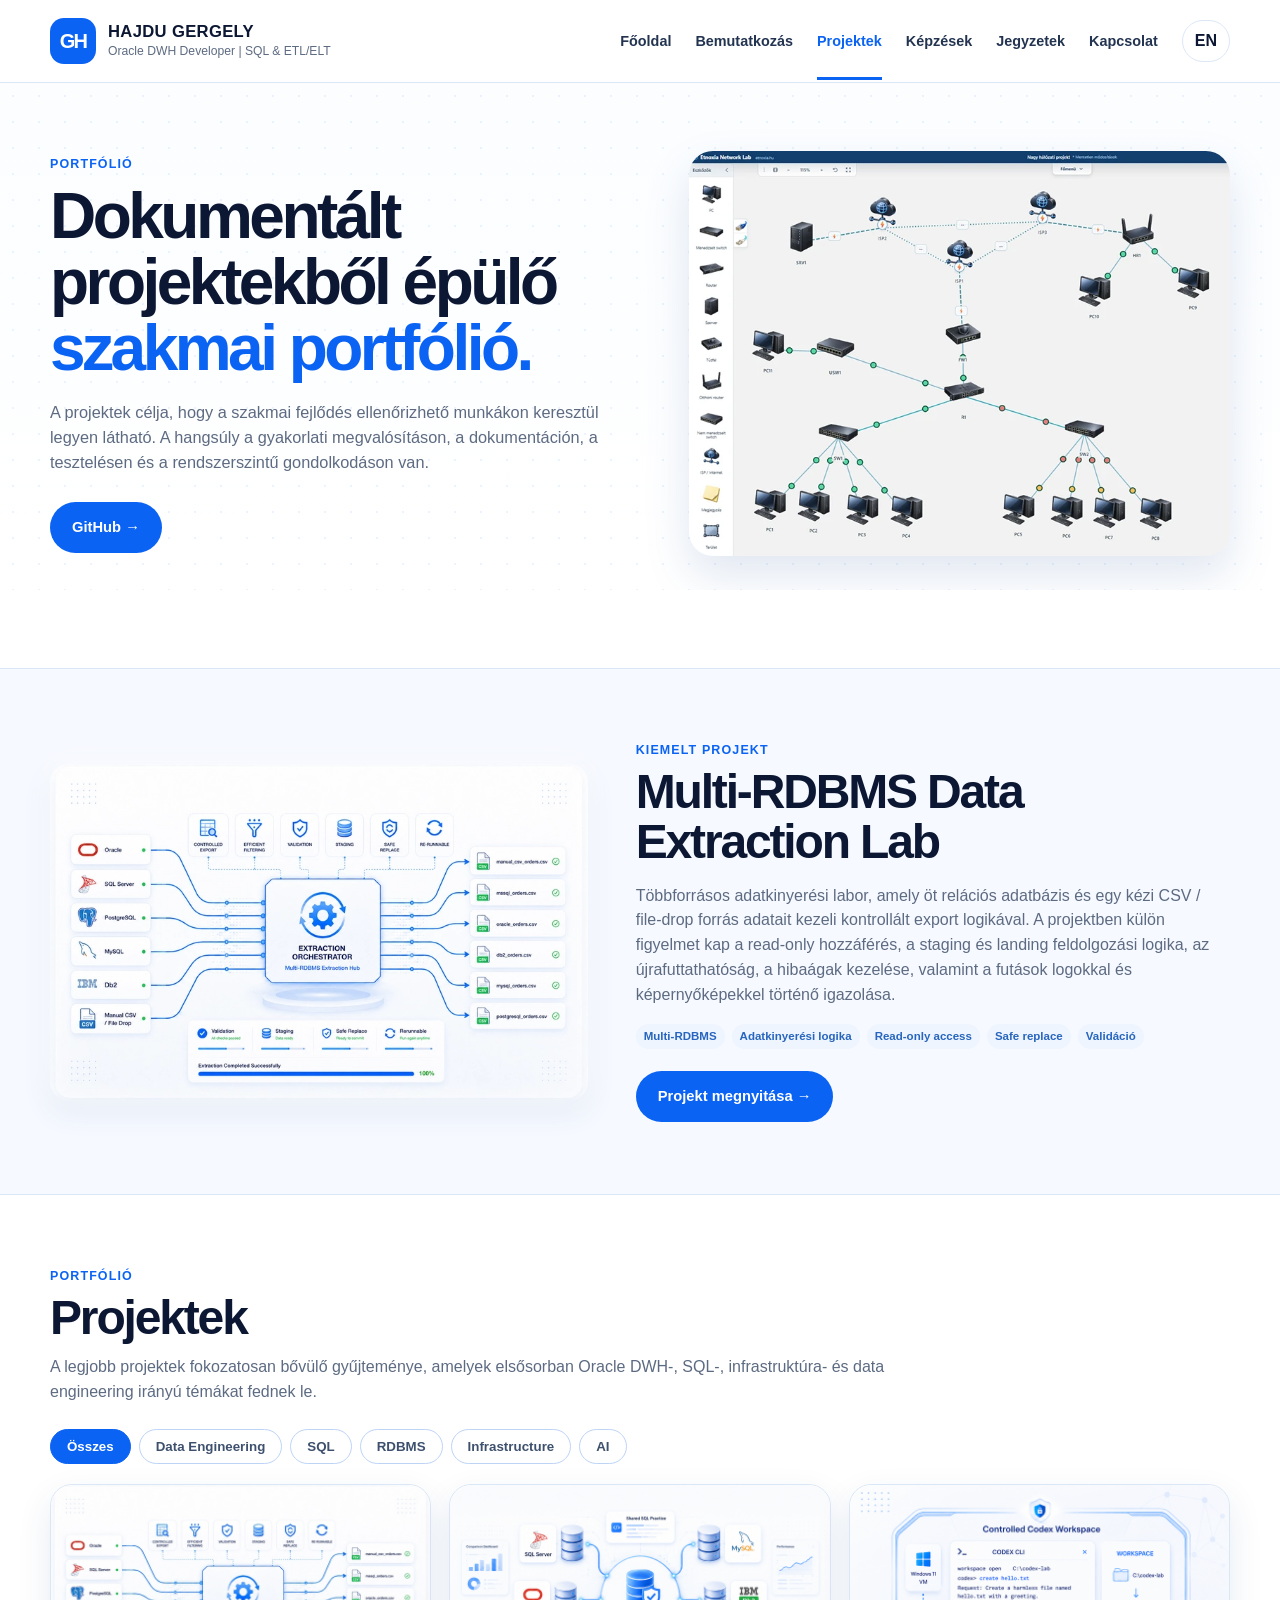
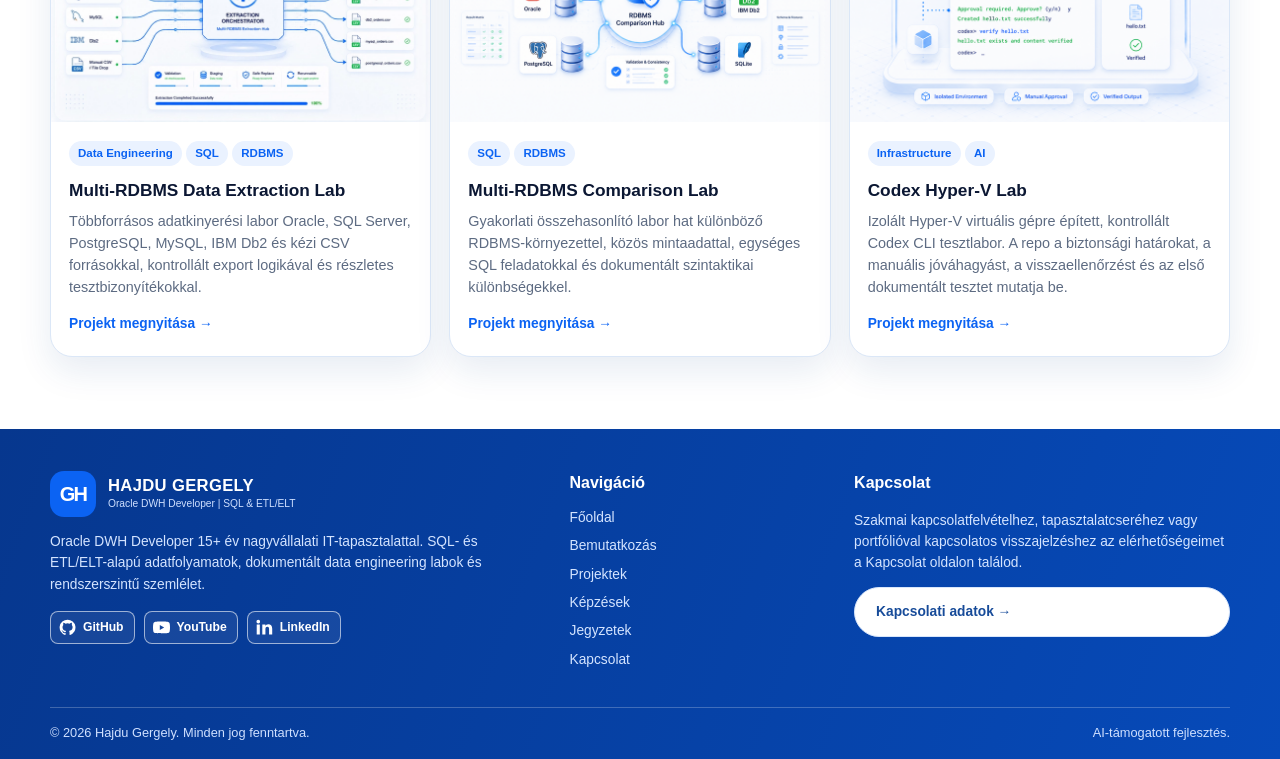
<file: hu/projects.html>
<!doctype html>

<html lang="hu">
  <head>
    <meta charset="utf-8" />
    <meta content="width=device-width, initial-scale=1" name="viewport" />
    <meta content="#0b63f3" name="theme-color" />
    <meta
      content="Dokumentált adatbázis- és data engineering jellegű portfólióprojektek, amelyek rendszertervezést, adatkinyerést, tesztelést, dokumentációt és kontrollált laborkörnyezeteket mutatnak be."
      name="description"
    />
    <link href="../favicon.svg" rel="icon" type="image/svg+xml" />
    <link href="../favicon.ico" rel="icon" sizes="any" />
    <link href="../favicon-32.png" rel="icon" sizes="32x32" type="image/png" />
    <link href="../favicon-192.png" rel="icon" sizes="192x192" type="image/png" />
    <link href="../apple-touch-icon.png" rel="apple-touch-icon" sizes="180x180" />
    <link href="../assets/css/style.css" rel="stylesheet" />
    <title>Projektek | Hajdu Gergely</title>
    <meta property="og:title" content="Projektek | Hajdu Gergely" />
    <meta
      property="og:description"
      content="Dokumentált adatbázis- és data engineering jellegű portfólióprojektek, amelyek rendszertervezést, adatkinyerést, tesztelést, dokumentációt és kontrollált laborkörnyezeteket mutatnak be."
    />
    <meta property="og:type" content="website" />
    <meta property="og:url" content="https://gergelyhajdu.hu/hu/projects.html" />
    <meta property="og:image" content="https://gergelyhajdu.hu/assets/img/projects-hero.webp" />
    <meta property="og:image:alt" content="Hajdu Gergely portfólióprojektek" />
    <meta property="og:site_name" content="Hajdu Gergely" />
    <meta property="og:locale" content="hu_HU" />
    <meta property="og:locale:alternate" content="en_US" />
    <meta name="twitter:card" content="summary_large_image" />
    <meta name="twitter:title" content="Projektek | Hajdu Gergely" />
    <meta
      name="twitter:description"
      content="Dokumentált adatbázis- és data engineering jellegű portfólióprojektek, amelyek rendszertervezést, adatkinyerést, tesztelést, dokumentációt és kontrollált laborkörnyezeteket mutatnak be."
    />
    <meta name="twitter:image" content="https://gergelyhajdu.hu/assets/img/projects-hero.webp" />
    <meta name="twitter:image:alt" content="Hajdu Gergely portfólióprojektek" />
    <link rel="canonical" href="https://gergelyhajdu.hu/hu/projects.html" />
    <link rel="alternate" hreflang="hu" href="https://gergelyhajdu.hu/hu/projects.html" />
    <link rel="alternate" hreflang="en" href="https://gergelyhajdu.hu/en/projects.html" />
    <link rel="alternate" hreflang="x-default" href="https://gergelyhajdu.hu/" />
  </head>
  <body>
    <header class="site-header">
      <div class="container header-inner">
        <a class="brand" href="index.html">
          <span class="brand-mark"> GH </span>
          <span>
            <span class="brand-name"> HAJDU GERGELY </span>
            <span class="brand-sub"> Oracle DWH Developer | SQL &amp; ETL/ELT </span>
          </span>
        </a>
        <nav class="nav" data-nav="">
          <a class="" href="index.html"> Főoldal </a>
          <a class="" href="about.html"> Bemutatkozás </a>
          <a class="active" href="projects.html"> Projektek </a>
          <a class="" href="learning.html"> Képzések </a>
          <a class="" href="notes.html"> Jegyzetek </a>
          <a class="" href="contact.html"> Kapcsolat </a>
        </nav>
        <div class="header-actions">
          <a class="lang-link" href="../en/projects.html"> EN </a>
          <button aria-expanded="false" aria-label="Menü" class="menu-btn" data-menu="" type="button">☰</button>
        </div>
      </div>
    </header>
    <main>
      <section class="page-hero">
        <div class="container page-hero-grid">
          <div>
            <div class="eyebrow">Portfólió</div>
            <h1>Dokumentált projektekből épülő <span class="accent">szakmai portfólió.</span></h1>
            <p>
              A projektek célja, hogy a szakmai fejlődés ellenőrizhető munkákon keresztül legyen látható. A hangsúly a
              gyakorlati megvalósításon, a dokumentáción, a tesztelésen és a rendszerszintű gondolkodáson van.
            </p>
            <div class="cta-row">
              <a class="btn btn-primary" href="https://github.com/gergelyhajdu" rel="noopener" target="_blank"
                >GitHub →</a
              >
            </div>
          </div>
          <div class="page-hero-art">
            <img alt="" src="../assets/img/projects-hero.webp" width="768" height="576" decoding="async" />
          </div>
        </div>
      </section>
      <section class="section section-soft notes-featured-section project-featured-section">
        <div class="container">
          <div class="split">
            <div>
              <img
                alt="Kiemelt projekt illusztráció"
                src="../assets/img/projects/project-multi-rdbms-data-extraction-lab.webp"
                width="768"
                height="480"
                decoding="async"
                loading="lazy"
              />
            </div>
            <div>
              <div class="eyebrow notes-featured-eyebrow">Kiemelt projekt</div>
              <h2>Multi-RDBMS Data Extraction Lab</h2>
              <p class="section-copy">
                Többforrásos adatkinyerési labor, amely öt relációs adatbázis és egy kézi CSV / file-drop forrás
                adatait kezeli kontrollált export logikával. A projektben külön figyelmet kap a read-only hozzáférés, a
                staging és landing feldolgozási logika, az újrafuttathatóság, a hibaágak kezelése, valamint a futások
                logokkal és képernyőképekkel történő igazolása.
              </p>
              <div class="chip-row">
                <span class="chip">Multi-RDBMS</span>
                <span class="chip">Adatkinyerési logika</span>
                <span class="chip">Read-only access</span>
                <span class="chip">Safe replace</span>
                <span class="chip">Validáció</span>
              </div>
              <div class="cta-row">
                <a
                  class="btn btn-primary"
                  href="https://github.com/gergelyhajdu/multi-rdbms-data-extraction-lab"
                  rel="noopener"
                  target="_blank"
                  >Projekt megnyitása →</a
                >
              </div>
            </div>
          </div>
        </div>
      </section>
      <section class="section" id="project-list">
        <div class="container">
          <div class="section-head section-head-stack">
            <div>
              <div class="eyebrow">Portfólió</div>
              <h2>Projektek</h2>
            </div>
            <p class="section-copy">
              A legjobb projektek fokozatosan bővülő gyűjteménye, amelyek elsősorban Oracle DWH-, SQL-, infrastruktúra-
              és data engineering irányú témákat fednek le.
            </p>
          </div>
          <div class="filters">
            <button class="filter-btn active" data-filter="all">Összes</button>
            <button class="filter-btn" data-filter="data-engineering">Data Engineering</button>
            <button class="filter-btn" data-filter="sql">SQL</button>
            <button class="filter-btn" data-filter="rdbms">RDBMS</button>
            <button class="filter-btn" data-filter="infrastructure">Infrastructure</button>
            <button class="filter-btn" data-filter="ai">AI</button>
          </div>
          <div class="card-grid projects-grid">
            <article class="card project-card" data-tags="data-engineering sql rdbms">
              <img
                alt="Multi-RDBMS Data Extraction Lab projektkép"
                src="../assets/img/projects/project-multi-rdbms-data-extraction-lab.webp"
                width="768"
                height="480"
                decoding="async"
                loading="lazy"
              />
              <div class="project-content">
                <span>
                  <span class="tag">Data Engineering</span>
                  <span class="tag">SQL</span>
                  <span class="tag">RDBMS</span>
                </span>
                <h3>Multi-RDBMS Data Extraction Lab</h3>
                <p>
                  Többforrásos adatkinyerési labor Oracle, SQL Server, PostgreSQL, MySQL, IBM Db2 és kézi CSV
                  forrásokkal, kontrollált export logikával és részletes tesztbizonyítékokkal.
                </p>
                <a
                  class="card-link"
                  href="https://github.com/gergelyhajdu/multi-rdbms-data-extraction-lab"
                  rel="noopener"
                  target="_blank"
                  >Projekt megnyitása →</a
                >
              </div>
            </article>
            <article class="card project-card" data-tags="sql rdbms">
              <img
                alt="Multi-RDBMS Comparison Lab projektkép"
                src="../assets/img/projects/project-multi-rdbms-comparison-lab.webp"
                width="768"
                height="480"
                decoding="async"
                loading="lazy"
              />
              <div class="project-content">
                <span>
                  <span class="tag">SQL</span>
                  <span class="tag">RDBMS</span>
                </span>
                <h3>Multi-RDBMS Comparison Lab</h3>
                <p>
                  Gyakorlati összehasonlító labor hat különböző RDBMS-környezettel, közös mintaadattal, egységes SQL
                  feladatokkal és dokumentált szintaktikai különbségekkel.
                </p>
                <a
                  class="card-link"
                  href="https://github.com/gergelyhajdu/multi-rdbms-comparison-lab"
                  rel="noopener"
                  target="_blank"
                  >Projekt megnyitása →</a
                >
              </div>
            </article>
            <article class="card project-card" data-tags="infrastructure ai">
              <img
                alt="Codex Hyper-V Lab projektkép"
                src="../assets/img/projects/project-codex-hyperv-lab.webp"
                width="768"
                height="480"
                decoding="async"
                loading="lazy"
              />
              <div class="project-content">
                <span>
                  <span class="tag">Infrastructure</span>
                  <span class="tag">AI</span>
                </span>
                <h3>Codex Hyper-V Lab</h3>
                <p>
                  Izolált Hyper-V virtuális gépre épített, kontrollált Codex CLI tesztlabor. A repo a biztonsági
                  határokat, a manuális jóváhagyást, a visszaellenőrzést és az első dokumentált tesztet mutatja be.
                </p>
                <a
                  class="card-link"
                  href="https://github.com/gergelyhajdu/codex-hyperv-lab"
                  rel="noopener"
                  target="_blank"
                  >Projekt megnyitása →</a
                >
              </div>
            </article>
          </div>
        </div>
      </section>
    </main>
    <footer class="footer">
      <div class="container">
        <div class="footer-grid">
          <div>
            <div class="brand">
              <span class="brand-mark"> GH </span>
              <span>
                <span class="brand-name"> HAJDU GERGELY </span>
                <span class="brand-sub"> Oracle DWH Developer | SQL &amp; ETL/ELT </span>
              </span>
            </div>
            <p>
              Oracle DWH Developer 15+ év nagyvállalati IT-tapasztalattal. SQL- és ETL/ELT-alapú adatfolyamatok,
              dokumentált data engineering labok és rendszerszintű szemlélet.
            </p>
            <div class="social-row">
              <a
                aria-label="GitHub"
                class="social-btn"
                href="https://github.com/gergelyhajdu"
                rel="noopener"
                target="_blank"
              >
                <img
                  alt=""
                  src="../assets/img/social/github.svg"
                  width="24"
                  height="24"
                  decoding="async"
                  loading="lazy"
                />
                <span> GitHub </span>
              </a>
              <a
                aria-label="YouTube"
                class="social-btn"
                href="https://www.youtube.com/@GergelyHajduData"
                rel="noopener"
                target="_blank"
              >
                <img
                  alt=""
                  src="../assets/img/social/youtube.svg"
                  width="24"
                  height="24"
                  decoding="async"
                  loading="lazy"
                />
                <span> YouTube </span>
              </a>
              <a
                aria-label="LinkedIn"
                class="social-btn"
                href="https://www.linkedin.com/in/gergely-hajdu-data/"
                rel="noopener"
                target="_blank"
              >
                <img
                  alt=""
                  src="../assets/img/social/linkedin.svg"
                  width="24"
                  height="24"
                  decoding="async"
                  loading="lazy"
                />
                <span> LinkedIn </span>
              </a>
            </div>
          </div>
          <div>
            <h4>Navigáció</h4>
            <a href="index.html"> Főoldal </a>
            <a href="about.html"> Bemutatkozás </a>
            <a href="projects.html"> Projektek </a>
            <a href="learning.html"> Képzések </a>
            <a href="notes.html"> Jegyzetek </a>
            <a href="contact.html"> Kapcsolat </a>
          </div>
          <div>
            <h4>Kapcsolat</h4>
            <p>Szakmai kapcsolatfelvételhez, tapasztalatcseréhez vagy portfólióval kapcsolatos visszajelzéshez az elérhetőségeimet a Kapcsolat oldalon találod.</p>
            <a class="btn btn-secondary" href="contact.html"> Kapcsolati adatok → </a>
          </div>
        </div>
        <div class="footer-bottom">
          <span> © 2026 Hajdu Gergely. Minden jog fenntartva. </span>
          <span> AI-támogatott fejlesztés. </span>
        </div>
      </div>
    </footer>
    <button aria-label="Vissza az oldal tetejére" class="back-to-top" data-back-to-top="" type="button">↑</button>
    <script src="../assets/js/site.js"></script>
  </body>
</html>
</file>
<file: assets/css/style.css>
:root {
  --blue: #0b63f3;
  --blue-2: #0648bf;
  --blue-3: #eaf2ff;
  --ink: #0b1733;
  --muted: #5d6b82;
  --line: #dbe7f7;
  --surface: #fff;
  --surface-soft: #f6f9ff;
  --shadow: 0 14px 34px rgba(15, 64, 140, 0.1);
  --radius: 22px;
  --max: 1180px;
}

* {
  box-sizing: border-box;
}

html {
  scroll-behavior: smooth;
}

body {
  margin: 0;
  font-family: Inter, Arial, Helvetica, sans-serif;
  background: #fff;
  color: var(--ink);
  line-height: 1.55;
}

a {
  text-decoration: none;
  color: inherit;
}

a,
button,
summary {
  -webkit-tap-highlight-color: transparent;
}

img {
  max-width: 100%;
  height: auto;
  display: block;
}

.container {
  width: min(var(--max), calc(100% - 36px));
  margin-inline: auto;
}

.eyebrow {
  font-size: 0.78rem;
  letter-spacing: 0.09em;
  text-transform: uppercase;
  color: var(--blue);
  font-weight: 800;
}

.muted {
  color: var(--muted);
}

.site-header {
  position: sticky;
  top: 0;
  z-index: 30;
  background: rgba(255, 255, 255, 0.94);
  border-bottom: 1px solid var(--line);
  backdrop-filter: blur(15px);
}

.header-inner {
  min-height: 82px;
  display: flex;
  align-items: center;
  gap: 24px;
}

.brand {
  display: flex;
  align-items: center;
  gap: 12px;
  margin-right: auto;
  min-width: 0;
}

.brand > span:last-child {
  display: block;
  min-width: 0;
}

.brand-mark {
  width: 46px;
  height: 46px;
  border-radius: 14px;
  background: var(--blue);
  color: white;
  font-weight: 900;
  font-size: 1.25rem;
  display: grid;
  place-items: center;
  letter-spacing: -0.09em;
  flex: 0 0 auto;
}

.brand-name {
  display: block;
  font-weight: 900;
  letter-spacing: 0.02em;
  font-size: 1.04rem;
  line-height: 1.05;
}

.brand-sub {
  display: block;
  font-size: 0.76rem;
  color: var(--muted);
  margin-top: 4px;
  line-height: 1.25;
  white-space: nowrap;
}

.nav {
  display: flex;
  gap: 24px;
  align-items: center;
}

.nav a {
  font-size: 0.9rem;
  color: #233451;
  font-weight: 700;
  padding: 28px 0 24px;
  border-bottom: 3px solid transparent;
}

.nav a:hover,
.nav a.active {
  color: var(--blue);
  border-color: var(--blue);
}

.header-actions {
  display: flex;
  gap: 10px;
  align-items: center;
}

.lang-link,
.menu-btn {
  border: 1px solid var(--line);
  background: white;
  color: var(--ink);
  border-radius: 999px;
  padding: 8px 12px;
  font-weight: 800;
  cursor: pointer;
}


.menu-btn {
  display: none;
  width: 42px;
  height: 42px;
  padding: 0;
  align-items: center;
  justify-content: center;
  font-size: 1.1rem;
  line-height: 1;
}

.menu-btn[aria-expanded="true"] {
  font-size: 1.45rem;
}

.hero {
  position: relative;
  overflow: hidden;
  background: linear-gradient(180deg, #fbfdff, #fff);
  padding: 76px 0 34px;
}

.hero:before,
.page-hero:before {
  content: "";
  position: absolute;
  inset: 0;
  background-image: radial-gradient(#8dbbff 1.4px, transparent 1.4px);
  background-size: 26px 26px;
  opacity: 0.17;
  pointer-events: none;
}

.hero-grid,
.page-hero-grid {
  position: relative;
  display: grid;
  grid-template-columns: 1.05fr 0.95fr;
  gap: 42px;
  align-items: center;
}

.hero h1,
.page-hero h1 {
  font-size: clamp(2.5rem, 5vw, 4.8rem);
  line-height: 1.03;
  margin: 10px 0 18px;
  letter-spacing: -0.055em;
}

.accent {
  color: var(--blue);
}

.hero p,
.page-hero p {
  color: var(--muted);
  max-width: 680px;
  font-size: 1.02rem;
}

.cta-row {
  display: flex;
  flex-wrap: wrap;
  gap: 12px;
  margin-top: 26px;
}

.btn {
  display: inline-flex;
  align-items: center;
  justify-content: center;
  gap: 10px;
  border-radius: 999px;
  padding: 13px 21px;
  font-weight: 800;
  font-size: 0.92rem;
  border: 1px solid transparent;
  transition: 0.18s ease;
}

.btn-primary {
  background: var(--blue);
  color: white;
}

.btn-primary:hover {
  background: var(--blue-2);
  transform: translateY(-2px);
}

.btn-secondary {
  color: var(--blue);
  border-color: var(--blue);
  background: white;
}

.btn-secondary:hover {
  background: var(--blue-3);
}

.hero-art img,
.page-hero-art img {
  width: 100%;
  border-radius: 24px;
  filter: drop-shadow(0 20px 22px rgba(7, 54, 140, 0.12));
}

.trust-strip {
  display: grid;
  grid-template-columns: repeat(4, 1fr);
  background: white;
  box-shadow: var(--shadow);
  border: 1px solid var(--line);
  border-radius: 18px;
  padding: 16px 12px;
  margin-top: 26px;
  position: relative;
}

.trust-item {
  display: flex;
  gap: 12px;
  align-items: center;
  padding: 4px 16px;
  border-right: 1px solid var(--line);
}

.trust-item:last-child {
  border-right: 0;
}

.icon-bubble {
  width: 56px;
  height: 56px;
  border-radius: 16px;
  display: grid;
  place-items: center;
  background: transparent;
  color: var(--blue);
  font-size: 1.35rem;
  flex: 0 0 auto;
  overflow: hidden;
}

.trust-strip .icon-bubble img {
  width: 100%;
  height: 100%;
  display: block;
  object-fit: cover;
}

.trust-item strong {
  display: block;
  font-size: 0.94rem;
}

.trust-item small {
  color: var(--muted);
}

.section {
  padding: 72px 0;
}

.section-soft {
  background: var(--surface-soft);
  border-top: 1px solid var(--line);
  border-bottom: 1px solid var(--line);
}

.section-head {
  display: flex;
  justify-content: space-between;
  gap: 22px;
  align-items: end;
  margin-bottom: 24px;
}

.section h2 {
  font-size: clamp(2rem, 4vw, 3rem);
  line-height: 1.05;
  letter-spacing: -0.045em;
  margin: 6px 0;
}

.section-copy {
  color: var(--muted);
  max-width: 780px;
}

.card-grid {
  display: grid;
  gap: 18px;
}

.focus-grid {
  grid-template-columns: repeat(3, 1fr);
}

.card {
  background: var(--surface);
  border: 1px solid var(--line);
  border-radius: var(--radius);
  box-shadow: var(--shadow);
  padding: 22px;
}

.focus-card h3,
.project-card h3,
.note-card h3 {
  font-size: 1.08rem;
  line-height: 1.22;
  margin: 14px 0 8px;
}

.focus-card p,
.project-card p,
.note-card p {
  font-size: 0.9rem;
  color: var(--muted);
  margin: 0;
}

.split {
  display: grid;
  grid-template-columns: 0.95fr 1.05fr;
  gap: 48px;
  align-items: center;
}

.filters {
  display: flex;
  flex-wrap: wrap;
  gap: 8px;
  margin-bottom: 20px;
}

.filter-btn {
  border: 1px solid #bdd4f7;
  background: white;
  border-radius: 999px;
  padding: 9px 16px;
  color: #3d506d;
  font-weight: 800;
  cursor: pointer;
}

.filter-btn.active,
.filter-btn:hover {
  background: var(--blue);
  border-color: var(--blue);
  color: #fff;
}

.projects-grid {
  grid-template-columns: repeat(3, 1fr);
}

.project-card {
  padding: 0;
  overflow: hidden;
  display: flex;
  flex-direction: column;
}

.project-card[hidden] {
  display: none;
}

.project-card img {
  width: 100%;
  aspect-ratio: 16/10;
  object-fit: cover;
  background: #f4f8ff;
}

.project-content {
  padding: 18px 18px 22px;
  display: flex;
  flex-direction: column;
  flex: 1;
}

.tag {
  display: inline-flex;
  align-items: center;
  border-radius: 999px;
  padding: 4px 9px;
  background: var(--blue-3);
  color: var(--blue);
  font-size: 0.72rem;
  font-weight: 900;
  width: max-content;
}

.status {
  margin-left: 6px;
  background: #ecfdf3;
  color: #15824b;
}

.status.private {
  background: #fff7db;
  color: #946000;
}

.status.planned {
  background: #f3f4f6;
  color: #4b5563;
}

.card-link {
  display: inline-flex;
  gap: 8px;
  align-items: center;
  color: var(--blue);
  font-weight: 900;
  font-size: 0.86rem;
  margin-top: auto;
  padding-top: 14px;
}

.approach {
  display: grid;
  grid-template-columns: repeat(5, 1fr);
  gap: 10px;
  position: relative;
}

.approach:before {
  content: "";
  position: absolute;
  top: 31px;
  left: 8%;
  right: 8%;
  height: 3px;
  background: #b6d0fb;
}

.step {
  text-align: center;
  position: relative;
}

.step .icon-bubble {
  margin: auto;
  background: #fff;
  border: 1px solid #bed6fd;
  box-shadow: var(--shadow);
}

.step strong {
  display: block;
  margin-top: 12px;
}

.step p {
  font-size: 0.82rem;
  color: var(--muted);
}

.notes-grid {
  grid-template-columns: repeat(3, 1fr);
}

.note-card {
  display: flex;
  flex-direction: column;
}

.contact-grid {
  display: grid;
  grid-template-columns: 1fr 1fr;
  gap: 20px;
}

.info-card {
  padding: 28px;
}


.info-list {
  display: grid;
  gap: 14px;
}

.info-row {
  display: flex;
  gap: 12px;
  align-items: flex-start;
  padding-bottom: 14px;
  border-bottom: 1px solid var(--line);
}

.info-row:last-child {
  border-bottom: 0;
}

.info-row a {
  color: var(--blue);
  font-weight: 800;
  overflow-wrap: anywhere;
}


.page-hero {
  position: relative;
  overflow: hidden;
  padding: 68px 0 34px;
  background: linear-gradient(180deg, #fbfdff, #fff);
}

.page-hero h1 {
  font-size: clamp(2.8rem, 5vw, 4.4rem);
}

.summary-panel {
  display: grid;
  grid-template-columns: 1.05fr 0.95fr;
  gap: 24px;
}

.timeline {
  border-left: 3px solid #b7d0fb;
  padding-left: 24px;
  margin-left: 8px;
}

.timeline-item {
  position: relative;
  padding: 0 0 20px;
}

.timeline-item:before {
  content: "";
  position: absolute;
  width: 15px;
  height: 15px;
  background: var(--blue);
  border-radius: 50%;
  left: -33px;
  top: 5px;
  border: 3px solid #eaf2ff;
}

.timeline-item strong {
  display: block;
}

.timeline-item small {
  color: var(--muted);
}

.skill-grid {
  grid-template-columns: repeat(3, 1fr);
}

.simple-list {
  display: grid;
  gap: 10px;
}

.simple-list li {
  margin-bottom: 7px;
}

.learning-grid {
  grid-template-columns: repeat(3, 1fr);
}

.learning-card {
  display: flex;
  flex-direction: column;
}

.learning-card h3 {
  margin: 10px 0 4px;
}

.chip-row {
  display: flex;
  flex-wrap: wrap;
  gap: 7px;
  margin-top: 12px;
}

.chip {
  background: #eef5ff;
  color: #2765be;
  border-radius: 999px;
  padding: 4px 8px;
  font-size: 0.72rem;
  font-weight: 800;
}

.cta-band {
  display: flex;
  justify-content: space-between;
  gap: 20px;
  align-items: center;
  border-radius: var(--radius);
  background: linear-gradient(110deg, #0753d6, #0b68ff);
  color: white;
  padding: 24px 28px;
}

.cta-band h3 {
  margin: 0;
  font-size: 1.45rem;
}

.cta-band p {
  margin: 4px 0 0;
  color: #dbe9ff;
}

.footer {
  background: linear-gradient(110deg, #06378e, #064ab9);
  color: white;
  padding: 42px 0 16px;
}

.footer-grid {
  display: grid;
  grid-template-columns: 1.55fr 0.8fr 1.2fr;
  gap: 34px;
}

.footer h4 {
  margin: 0 0 11px;
}

.footer a {
  display: block;
  color: #d4e4ff;
  font-size: 0.86rem;
  margin: 7px 0;
}

.footer .btn-secondary {
  color: #174b99;
  background: #fff;
  border-color: #d8e6fb;
}

.footer .btn-secondary:hover {
  color: #0c3479;
  background: #edf4ff;
}

.footer p {
  font-size: 0.86rem;
  color: #d4e4ff;
}

.footer .brand-sub {
  color: #cfe0ff;
  font-size: 0.64rem;
  white-space: normal;
}

.footer-bottom {
  border-top: 1px solid rgba(255, 255, 255, 0.23);
  margin-top: 30px;
  padding-top: 15px;
  color: #cfe0ff;
  font-size: 0.8rem;
  display: flex;
  justify-content: space-between;
  gap: 20px;
}

@media (max-width: 1120px) {
  .nav {
    position: fixed;
    inset: 78px 0 auto;
    background: var(--surface);
    padding: 14px 18px 22px;
    border-bottom: 1px solid var(--line);
    display: none;
    flex-direction: column;
    align-items: stretch;
    gap: 0;
  }

  .nav.open {
    display: flex;
    max-height: calc(100vh - 78px);
    max-height: calc(100dvh - 78px);
    overflow-y: auto;
    overscroll-behavior: contain;
    -webkit-overflow-scrolling: touch;
  }

  .nav a {
    padding: 12px;
    border: 0;
  }

  .menu-btn {
    display: inline-flex;
  }

  .hero-grid,
  .page-hero-grid,
  .split,
  .summary-panel {
    grid-template-columns: 1fr;
  }

  .hero,
  .page-hero {
    padding-top: 0;
  }

  .hero-grid,
  .page-hero-grid {
    gap: 26px;
  }

  .hero-art,
  .page-hero-art {
    display: block;
    order: -1;
    width: 100vw;
    max-width: none;
    margin-left: calc(50% - 50vw);
    overflow: hidden;
    height: clamp(220px, 48vw, 340px);
    background: var(--surface-soft);
    border-top: 1px solid var(--line);
    border-bottom: 1px solid var(--line);
  }

  .hero-art img,
  .page-hero-art img {
    width: 100%;
    max-width: none;
    height: 100%;
    object-fit: cover;
    object-position: center center;
    border-radius: 0;
    filter: none;
    transform: none;
  }

  .hero-art img[src$="home-hero.webp"],
  .page-hero-art img[src$="about-hero.webp"],
  .page-hero-art img[src$="projects-hero.webp"],
  .page-hero-art img[src$="contact-hero.webp"] {
    object-position: center top;
  }

  .focus-grid,
  .projects-grid,
  .learning-grid,
  .skill-grid {
    grid-template-columns: repeat(2, 1fr);
  }

  .approach {
    grid-template-columns: 1fr;
    gap: 15px;
  }

  .approach:before {
    top: 0;
    bottom: 0;
    left: 23px;
    right: auto;
    width: 3px;
    height: auto;
  }

  .step {
    display: grid;
    grid-template-columns: 54px 1fr;
    text-align: left;
    gap: 10px;
  }

  .step .icon-bubble {
    margin: 0;
  }

  .step strong {
    margin-top: 0;
  }

  .step p {
    margin: 2px 0;
  }

  .footer-grid {
    grid-template-columns: repeat(2, 1fr);
  }

  .footer-grid > div:first-child {
    grid-column: 1/-1;
  }

  body.menu-open {
    overflow: hidden;
  }

  body.menu-open::before {
    content: "";
    position: fixed;
    inset: 0;
    background: rgba(15, 23, 42, 0.8);
    z-index: 75;
  }

  .site-header {
    z-index: 120;
  }

  .nav {
    z-index: 130;
  }
}

@media (max-width: 640px) {
  .container {
    width: min(100% - 24px, var(--max));
  }

  .header-inner {
    min-height: 72px;
  }

  .brand-mark {
    width: 40px;
    height: 40px;
  }

  .brand-name {
    font-size: 0.9rem;
  }

  .brand-sub {
    font-size: 0.58rem;
    line-height: 1.18;
    max-width: 255px;
    white-space: normal;
  }

  .nav {
    inset: 72px 0 auto;
  }

  .nav.open {
    max-height: calc(100vh - 72px);
    max-height: calc(100dvh - 72px);
  }

  .lang-link {
    padding: 7px 9px;
    font-size: 0.75rem;
  }

  .hero-grid,
  .page-hero-grid {
    gap: 20px;
  }

  .hero h1,
  .page-hero h1 {
    font-size: 2.45rem;
  }

  .hero p,
  .page-hero p {
    font-size: 0.92rem;
  }

  .trust-strip {
    grid-template-columns: 1fr 1fr;
    padding: 8px;
  }

  .trust-item {
    padding: 10px 12px;
    border-right: 0;
    border-bottom: 1px solid var(--line);
  }

  .trust-item:nth-last-child(-n/**/+2) {
    border-bottom: 0;
  }

  .icon-bubble {
    width: 50px;
    height: 50px;
    border-radius: 14px;
  }

  .section {
    padding: 48px 0;
  }

  .section-head {
    display: block;
  }

  .focus-grid,
  .projects-grid,
  .notes-grid,
  .learning-grid,
  .skill-grid,
  .contact-grid {
    grid-template-columns: 1fr;
  }

  .project-card {
    max-width: 520px;
  }

  .cta-band {
    display: block;
  }

  .cta-band .btn {
    margin-top: 12px;
  }

  .footer-grid {
    grid-template-columns: 1fr;
  }

  .footer-grid > div:first-child,
  .footer-grid > div:last-child {
    grid-column: auto;
  }

  .footer-bottom {
    display: block;
  }

  .footer-bottom span {
    display: block;
    margin-top: 6px;
  }
}

@media (max-width: 420px) {
  .header-inner {
    gap: 8px;
  }

  .brand {
    gap: 8px;
  }

  .brand-name {
    font-size: 0.82rem;
  }

  .brand-sub {
    font-size: 0.52rem;
    max-width: 190px;
  }

  .lang-link {
    padding: 6px 8px;
  }

  .menu-btn {
    padding: 7px 10px;
  }

  .trust-item {
    padding: 10px;
  }

  .trust-strip .icon-bubble {
    width: 44px;
    height: 44px;
    border-radius: 13px;
  }
}

.social-row {
  display: flex;
  flex-wrap: wrap;
  gap: 9px;
  margin-top: 16px;
}

.footer .social-btn {
  display: inline-flex;
  align-items: center;
  gap: 7px;
  margin: 0;
  padding: 7px 10px 7px 8px;
  border: 1px solid rgba(255, 255, 255, 0.58);
  border-radius: 8px;
  background: rgba(255, 255, 255, 0.07);
  color: #fff;
  font-size: 0.76rem;
  font-weight: 800;
  line-height: 1;
  transition:
    transform 0.16s ease,
    background 0.16s ease,
    border-color 0.16s ease;
}

.footer .social-btn img {
  width: 17px;
  height: 17px;
  display: block;
  flex: 0 0 auto;
}

.footer .social-btn:hover {
  transform: translateY(-2px);
  background: rgba(255, 255, 255, 0.16);
  border-color: #fff;
  color: #fff;
}

.back-to-top {
  position: fixed;
  right: 20px;
  bottom: 20px;
  z-index: 24;
  width: 48px;
  height: 48px;
  display: grid;
  place-items: center;
  border: 1px solid rgba(11, 99, 243, 0.24);
  border-radius: 50%;
  background: var(--blue);
  color: #fff;
  box-shadow: 0 12px 26px rgba(6, 72, 191, 0.25);
  font:
    900 1.25rem/1 Inter,
    Arial,
    Helvetica,
    sans-serif;
  cursor: pointer;
  opacity: 0;
  visibility: hidden;
  pointer-events: none;
  transform: translateY(10px);
  transition:
    opacity 0.18s ease,
    visibility 0.18s ease,
    transform 0.18s ease,
    background 0.18s ease;
}

.back-to-top:hover {
  background: var(--blue-2);
}

.back-to-top:focus-visible {
  outline: 3px solid #a8cbff;
  outline-offset: 3px;
}

.back-to-top.is-visible {
  opacity: 1;
  visibility: visible;
  pointer-events: auto;
  transform: translateY(0);
}

@media (max-width: 640px) {
  .back-to-top {
    right: 14px;
    bottom: 14px;
    width: 44px;
    height: 44px;
    font-size: 1.14rem;
  }
}

.preference-card {
  padding: 28px;
}

.contact-icon {
  width: 58px;
  height: 58px;
  display: grid;
  place-items: center;
  flex: 0 0 auto;
  overflow: hidden;
  border-radius: 16px;
  background: transparent;
}

.contact-icon img {
  width: 100%;
  height: 100%;
  display: block;
  object-fit: cover;
}

.info-row span:not(.contact-icon) {
  color: var(--muted);
}

@media (max-width: 640px) {
  .contact-icon {
    width: 52px;
    height: 52px;
    border-radius: 15px;
  }
}

@media (max-width: 420px) {
  .contact-icon {
    width: 48px;
    height: 48px;
    border-radius: 14px;
  }
}

.section-head-stack {
  display: block;
}

.section-head-stack .section-copy {
  margin: 12px 0 0;
  max-width: 860px;
}

.approach-cards {
  grid-template-columns: repeat(5, 1fr);
  gap: 16px;
}

.approach-cards:before {
  display: none;
}

.approach-cards .step {
  background: #fff;
  border: 1px solid var(--line);
  border-radius: 20px;
  box-shadow: var(--shadow);
  padding: 18px;
  text-align: left;
  position: relative;
}

.approach-cards .step:after {
  content: "→";
  position: absolute;
  right: -12px;
  top: 28px;
  color: #8bb6ff;
  font-size: 1.25rem;
  font-weight: 800;
}

.approach-cards .step:last-child:after {
  display: none;
}

.approach-icon {
  width: 72px;
  height: 72px;
  border-radius: 18px;
  overflow: hidden;
  display: block;
  margin-bottom: 14px;
  box-shadow: 0 8px 22px rgba(15, 64, 140, 0.08);
}

.approach-icon img {
  width: 100%;
  height: 100%;
  object-fit: cover;
  display: block;
}

.approach-cards .step strong {
  font-size: 0.98rem;
  margin-top: 0;
}

.approach-cards .step p {
  font-size: 0.86rem;
  margin: 0.35rem 0 0;
}



@media (max-width: 1120px) {
  .approach-cards {
    grid-template-columns: repeat(2, 1fr);
  }

  .approach-cards .step:after {
    display: none;
  }
}

@media (max-width: 640px) {
  .approach-cards {
    grid-template-columns: 1fr;
  }

}

.section .chip-row {
  margin: 14px 0 18px;
}

.notes-featured-section {
  margin-top: 78px;
  border-top: 1px solid var(--line);
}

.notes-featured-eyebrow {
  margin-bottom: 4px;
}

.notes-featured-section .cta-row {
  margin-top: 22px;
}

@media (max-width: 640px) {
  .notes-featured-section {
    margin-top: 48px;
  }

  .notes-featured-eyebrow {
    margin-bottom: 3px;
  }

  .notes-featured-section .cta-row {
    margin-top: 18px;
  }
}

.notes-featured-section .split > div:first-child img {
  display: block;
  border-radius: 18px;
  box-shadow:
    0 0 30px rgba(255, 255, 255, 0.82),
    0 12px 28px rgba(37, 82, 150, 0.1);
}

@media (max-width: 640px) {
  .notes-featured-section .split > div:first-child img {
    border-radius: 14px;
    box-shadow:
      0 0 22px rgba(255, 255, 255, 0.78),
      0 8px 20px rgba(37, 82, 150, 0.09);
  }
}

.learning-featured-section .split > div:first-child img {
  display: block;
  border-radius: 18px;
  box-shadow:
    0 0 30px rgba(255, 255, 255, 0.82),
    0 12px 28px rgba(37, 82, 150, 0.1);
}

@media (max-width: 640px) {
  .learning-featured-section .split > div:first-child img {
    border-radius: 14px;
    box-shadow:
      0 0 22px rgba(255, 255, 255, 0.78),
      0 8px 20px rgba(37, 82, 150, 0.09);
  }
}

.about-strength-icon {
  width: 72px;
  height: 72px;
  border-radius: 18px;
  overflow: hidden;
  display: block;
  margin-bottom: 14px;
  box-shadow: 0 8px 22px rgba(15, 64, 140, 0.08);
  background: transparent;
}

.about-strength-icon img {
  width: 100%;
  height: 100%;
  object-fit: cover;
  display: block;
}


.workflow-grid {
  display: grid;
  grid-template-columns: minmax(0, 1fr) minmax(260px, 0.9fr) minmax(0, 1fr);
  gap: 28px;
  align-items: center;
}

.workflow-card h2 {
  font-size: clamp(1.8rem, 3.2vw, 2.75rem);
}

.workflow-list {
  display: grid;
  gap: 14px;
  margin: 0;
  padding: 0;
  list-style: none;
}

.workflow-list li {
  display: grid;
  gap: 3px;
}

.workflow-list strong {
  display: block;
}

.workflow-list span {
  color: var(--muted);
  font-size: 0.9rem;
  line-height: 1.55;
}

.workflow-art {
  display: grid;
  place-items: center;
}

.workflow-art img {
  width: 100%;
  max-width: 420px;
  display: block;
  -webkit-mask-image: radial-gradient(ellipse at center, #000 0%, #000 48%, rgba(0, 0, 0, 0.82) 64%, transparent 100%);
  mask-image: radial-gradient(ellipse at center, #000 0%, #000 48%, rgba(0, 0, 0, 0.82) 64%, transparent 100%);
}

@media (max-width: 1120px) {
  .workflow-grid {
    grid-template-columns: 1fr;
  }

  .workflow-art {
    order: 0;
    margin-top: 14px;
    width: 100%;
    max-width: 520px;
    aspect-ratio: 1484 / 636;
    overflow: hidden;
    justify-self: center;
    align-self: center;
  }

  .workflow-art img {
    width: 100%;
    max-width: none;
    transform: translateY(-20%);
  }
}

@media (max-width: 640px) {
  .workflow-grid {
    gap: 18px;
  }

  .workflow-art {
    max-width: 312px;
  }

  .workflow-card h2 {
    font-size: 2rem;
  }
}

.home-experience-section {
  background:
    radial-gradient(circle at 12% 20%, rgba(141, 187, 255, 0.22), transparent 28%),
    radial-gradient(circle at 88% 0%, rgba(11, 99, 243, 0.26), transparent 30%),
    linear-gradient(135deg, #07152f 0%, #0b1733 52%, #073a9b 100%);
  color: #fff;
  border-top: 1px solid rgba(219, 231, 247, 0.22);
  border-bottom: 1px solid rgba(219, 231, 247, 0.22);
}

.home-experience-section .eyebrow {
  color: #8dbbff;
}

.home-experience-section h2 {
  color: #fff;
}

.home-experience-section .accent {
  color: #8dbbff;
}

.home-experience-section .section-copy {
  color: #dbe9ff;
}

.home-experience-grid {
  display: grid;
  grid-template-columns: repeat(3, 1fr);
  gap: 18px;
  margin-top: 28px;
}

.home-experience-card {
  border: 1px solid rgba(219, 231, 247, 0.26);
  border-radius: var(--radius);
  background: rgba(255, 255, 255, 0.08);
  box-shadow: 0 18px 38px rgba(0, 0, 0, 0.18);
  padding: 24px;
  backdrop-filter: blur(10px);
}

.home-experience-value {
  display: block;
  font-size: clamp(2.8rem, 5vw, 4.25rem);
  line-height: 1;
  letter-spacing: -0.06em;
  color: #fff;
  margin-bottom: 10px;
}

.home-experience-card h3 {
  margin: 0 0 6px;
  font-size: 1.08rem;
  color: #fff;
}

.home-experience-card p {
  margin: 0;
  color: #dbe9ff;
  font-size: 0.92rem;
}

@media (max-width: 900px) {
  .home-experience-grid {
    grid-template-columns: 1fr;
  }

  .home-experience-card {
    padding: 22px;
  }
}

.hero .trust-strip {
  margin-top: 46px;
  margin-bottom: 52px;
  padding: 26px 22px;
}

.hero .trust-item {
  padding: 10px 26px;
  gap: 16px;
}

@media (max-width: 640px) {
  .hero .trust-strip {
    margin-top: 38px;
    margin-bottom: 44px;
    padding: 16px;
  }

  .hero .trust-item {
    padding: 18px 14px;
    gap: 14px;
  }
}

.focus-card .icon-bubble {
  width: 72px;
  height: 72px;
  border-radius: 18px;
  display: block;
  overflow: hidden;
  box-shadow: 0 8px 22px rgba(15, 64, 140, 0.08);
  font-size: 0;
}

.focus-card .icon-bubble img {
  width: 100%;
  height: 100%;
  display: block;
  object-fit: cover;
}

@media (max-width: 1120px) {
  .home-focus-section .focus-card,
  .current-focus-section .focus-card,
  .skill-grid .focus-card {
    display: grid;
    grid-template-columns: 72px 1fr;
    gap: 4px 18px;
    align-items: center;
    text-align: left;
  }

  .home-focus-section .focus-card .icon-bubble,
  .current-focus-section .focus-card .icon-bubble,
  .skill-grid .focus-card .about-strength-icon {
    grid-row: 1 / span 2;
    width: 72px;
    height: 72px;
    border-radius: 18px;
    margin: 0;
    align-self: center;
  }

  .home-focus-section .focus-card h3,
  .current-focus-section .focus-card h3,
  .skill-grid .focus-card h3 {
    grid-column: 2;
    margin: 0 0 6px;
  }

  .home-focus-section .focus-card p,
  .current-focus-section .focus-card p,
  .skill-grid .focus-card p {
    grid-column: 2;
    margin: 0;
  }

  .approach-cards .step {
    display: grid;
    grid-template-columns: 72px 1fr;
    gap: 4px 18px;
    align-items: center;
    text-align: left;
  }

  .approach-cards .step .approach-icon {
    grid-row: 1 / span 2;
    width: 72px;
    height: 72px;
    border-radius: 18px;
    margin: 0;
    align-self: center;
  }

  .approach-cards .step strong {
    grid-column: 2;
    margin: 0 0 6px;
  }

  .approach-cards .step p {
    grid-column: 2;
    margin: 0;
  }
}

@media (max-width: 640px) {
  .home-focus-section .focus-card,
  .current-focus-section .focus-card,
  .skill-grid .focus-card,
  .approach-cards .step {
    grid-template-columns: 64px 1fr;
    gap: 2px 16px;
  }

  .home-focus-section .focus-card .icon-bubble,
  .current-focus-section .focus-card .icon-bubble,
  .skill-grid .focus-card .about-strength-icon,
  .approach-cards .step .approach-icon {
    width: 64px;
    height: 64px;
    border-radius: 16px;
  }
}

.home-focus-section .focus-card .icon-bubble {
  box-shadow: none;
  background: transparent;
}

.home-focus-section .focus-card .icon-bubble img {
  transform: scale(1.08);
}

.current-focus-section .focus-card .icon-bubble {
  box-shadow: none;
  background: transparent;
}

.current-focus-section .focus-card .icon-bubble img {
  transform: scale(1.08);
}

@media (min-width: 641px) and (max-width: 1120px) {
  .trust-strip {
    grid-template-columns: repeat(2, minmax(0, 1fr));
  }

  .trust-item {
    min-width: 0;
    border-right: 0;
    border-bottom: 1px solid var(--line);
  }

  .trust-item:nth-child(odd) {
    border-right: 1px solid var(--line);
  }

  .trust-item:nth-last-child(-n + 2) {
    border-bottom: 0;
  }
}

@media (prefers-reduced-motion: reduce) {
  html {
    scroll-behavior: auto;
  }

  *,
  *::before,
  *::after {
    animation-duration: 0.01ms !important;
    animation-iteration-count: 1 !important;
    scroll-behavior: auto !important;
    transition-duration: 0.01ms !important;
  }
}


/* Learning: collapsible course list inside training cards */
.learning-course-details {
  margin-top: auto;
  padding-top: 0;
  border-top: 0;
}

.learning-course-details::before {
  content: "";
  display: block;
  height: 8px;
  margin-bottom: 16px;
  border-bottom: 1px solid var(--line);
}

.learning-course-details summary {
  display: flex;
  align-items: center;
  justify-content: space-between;
  gap: 12px;
  color: var(--blue);
  font-size: 0.9rem;
  font-weight: 800;
  cursor: pointer;
  list-style: none;
}

.learning-course-details summary::-webkit-details-marker {
  display: none;
}

.learning-course-details summary::after {
  content: "";
  width: 8px;
  height: 8px;
  flex: 0 0 8px;
  border-right: 2px solid var(--blue);
  border-bottom: 2px solid var(--blue);
  transform: rotate(45deg);
  transition: transform 0.18s ease;
  margin-right: 4px;
}

.learning-course-details[open] summary::after {
  transform: rotate(225deg);
}

.learning-course-list {
  list-style: none;
  margin: 14px 0 0;
  padding: 0;
  border-top: 1px solid var(--line);
}

.learning-course-list li {
  padding: 11px 0;
  border-bottom: 1px solid var(--line);
  font-size: 0.88rem;
  color: var(--ink);
}

.learning-course-list li:last-child {
  border-bottom: 0;
  padding-bottom: 0;
}

/* Learning: keep cards at their own height while a course list is open */
.learning-grid:has(.learning-course-details[open]) > .learning-card {
  align-self: start;
}

/* Learning: course lists open in a modal without changing card or grid dimensions */
body.learning-course-modal-open {
  overflow: hidden;
}

.learning-course-modal {
  position: fixed;
  inset: 0;
  width: 100vw;
  max-width: none;
  height: 100vh;
  height: 100dvh;
  max-height: none;
  margin: 0;
  padding: 0;
  border: 0;
  background: transparent;
  color: var(--ink);
  overflow: hidden;
}

.learning-course-modal::backdrop {
  background: rgba(15, 23, 42, 0.8);
}

.learning-course-modal-panel {
  position: absolute;
  top: 50%;
  left: 50%;
  width: min(680px, calc(100vw - 36px));
  max-height: 80vh;
  max-height: 80dvh;
  transform: translate(-50%, -50%);
  display: flex;
  flex-direction: column;
  overflow: hidden;
  background: var(--surface);
  border: 1px solid var(--line);
  border-radius: var(--radius);
  box-shadow: 0 28px 70px rgba(15, 64, 140, 0.26);
}

.learning-course-modal-header {
  display: flex;
  align-items: flex-start;
  justify-content: space-between;
  gap: 18px;
  padding: 22px 22px 18px;
  border-bottom: 1px solid var(--line);
}

.learning-course-modal-heading {
  min-width: 0;
}

.learning-course-modal-label {
  margin: 0 0 4px;
  color: var(--blue);
  font-size: 0.78rem;
  font-weight: 800;
  letter-spacing: 0.06em;
  text-transform: uppercase;
}

.learning-course-modal-title {
  margin: 0;
  font-size: 1.35rem;
  line-height: 1.2;
  letter-spacing: -0.025em;
}

.learning-course-modal-close {
  width: 38px;
  height: 38px;
  flex: 0 0 38px;
  display: inline-grid;
  place-items: center;
  padding: 0;
  border: 1px solid var(--line);
  border-radius: 999px;
  background: var(--surface);
  color: var(--ink);
  font: inherit;
  font-size: 1.4rem;
  line-height: 1;
  cursor: pointer;
}

.learning-course-modal-close:hover,
.learning-course-modal-close:focus-visible {
  color: var(--blue);
  border-color: #bdd4f7;
  background: var(--blue-3);
}

.learning-course-modal-scroll {
  min-height: 0;
  overflow-y: auto;
  overscroll-behavior: contain;
  -webkit-overflow-scrolling: touch;
  padding: 4px 22px 22px;
}

.learning-course-modal .learning-course-list {
  margin-top: 0;
  border-top: 0;
}

.learning-course-modal .learning-course-list li {
  display: grid;
  grid-template-columns: 20px minmax(0, 1fr);
  column-gap: 10px;
  align-items: start;
}

.learning-course-modal .learning-course-list li::before {
  content: "";
  width: 18px;
  height: 18px;
  margin-top: 1px;
  border-radius: 6px;
}

.learning-course-modal .learning-course-list li.course-completed::before {
  content: "✓";
  display: grid;
  place-items: center;
  background: #16a34a;
  color: #fff;
  font-size: 0.72rem;
  font-weight: 900;
  line-height: 1;
}

@media (max-width: 640px) {
  .learning-course-modal-panel {
    width: calc(100vw - 16px);
    max-height: calc(100vh - 16px);
    max-height: calc(100dvh - 16px);
    border-radius: 18px;
  }

  .learning-course-modal-header {
    padding: 18px 18px 14px;
  }

  .learning-course-modal-scroll {
    padding: 4px 18px 18px;
  }

  .learning-course-modal-title {
    font-size: 1.16rem;
  }
}
</file>
